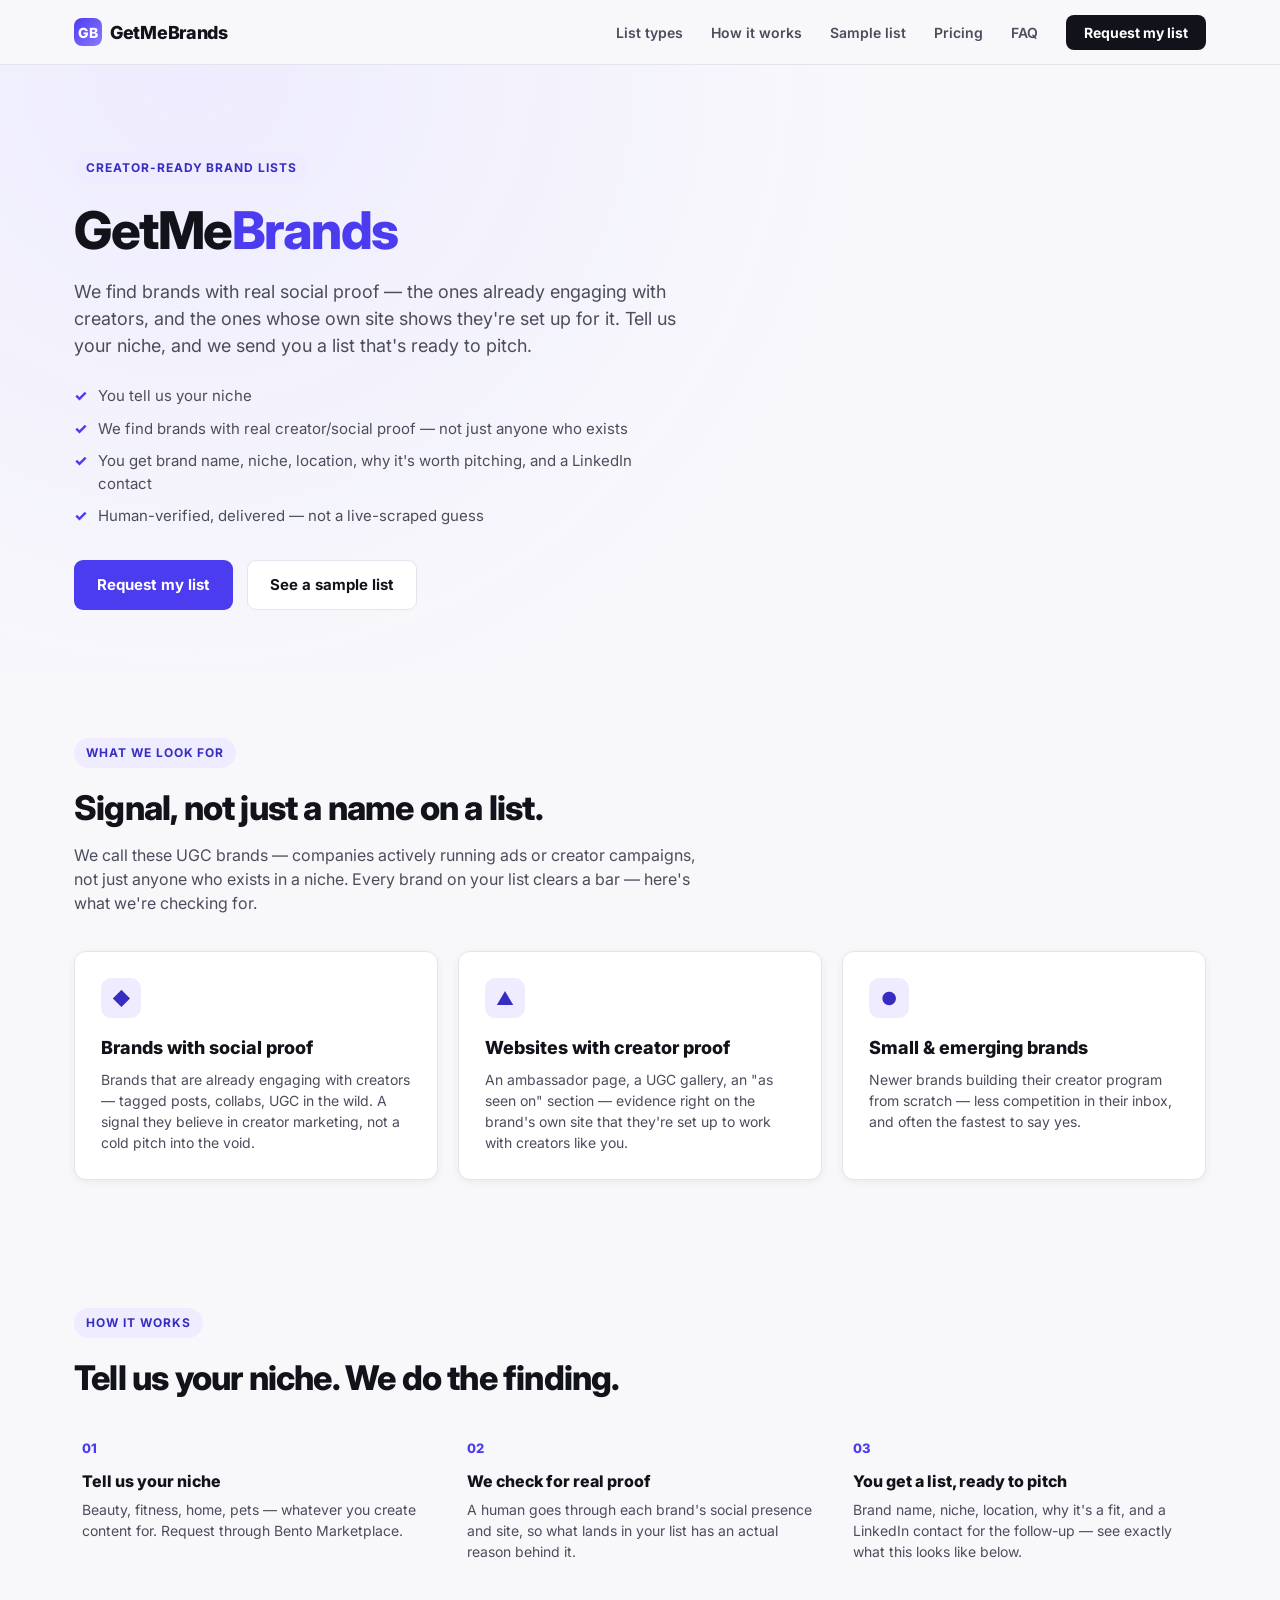
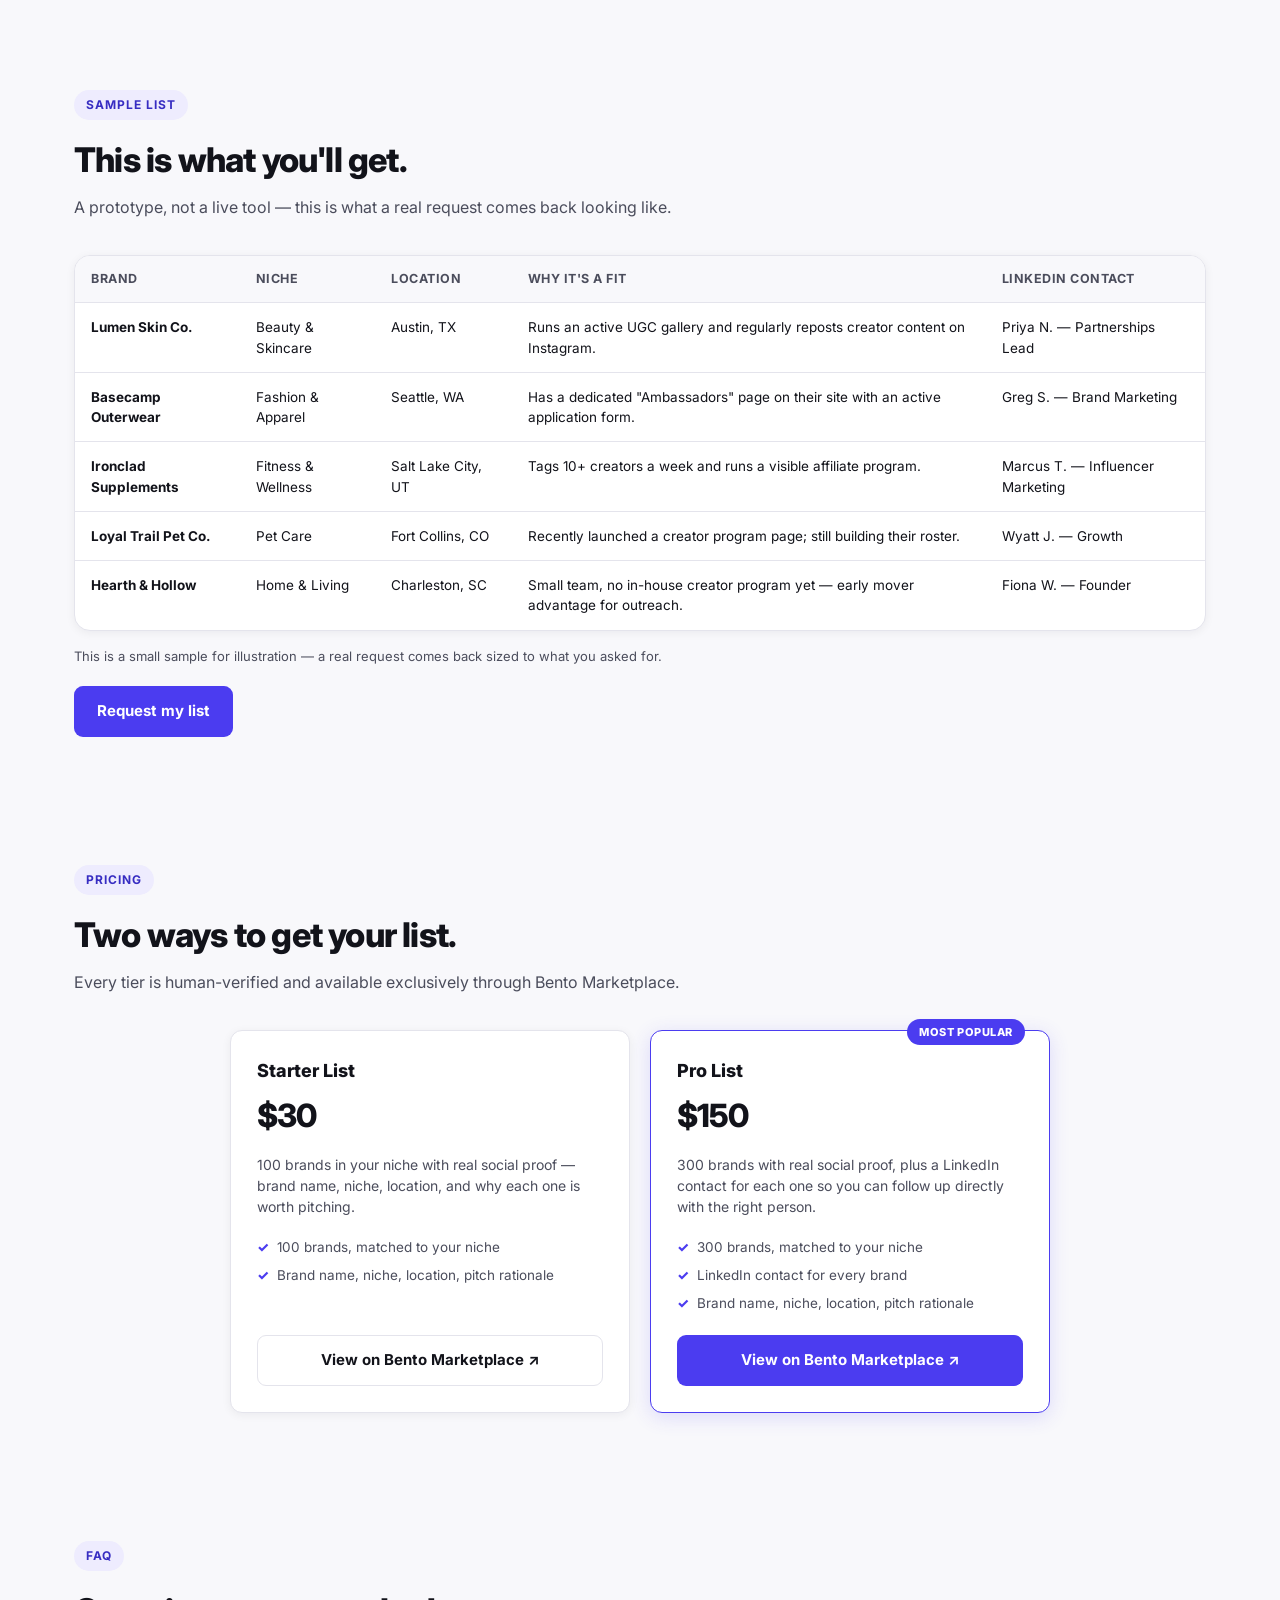
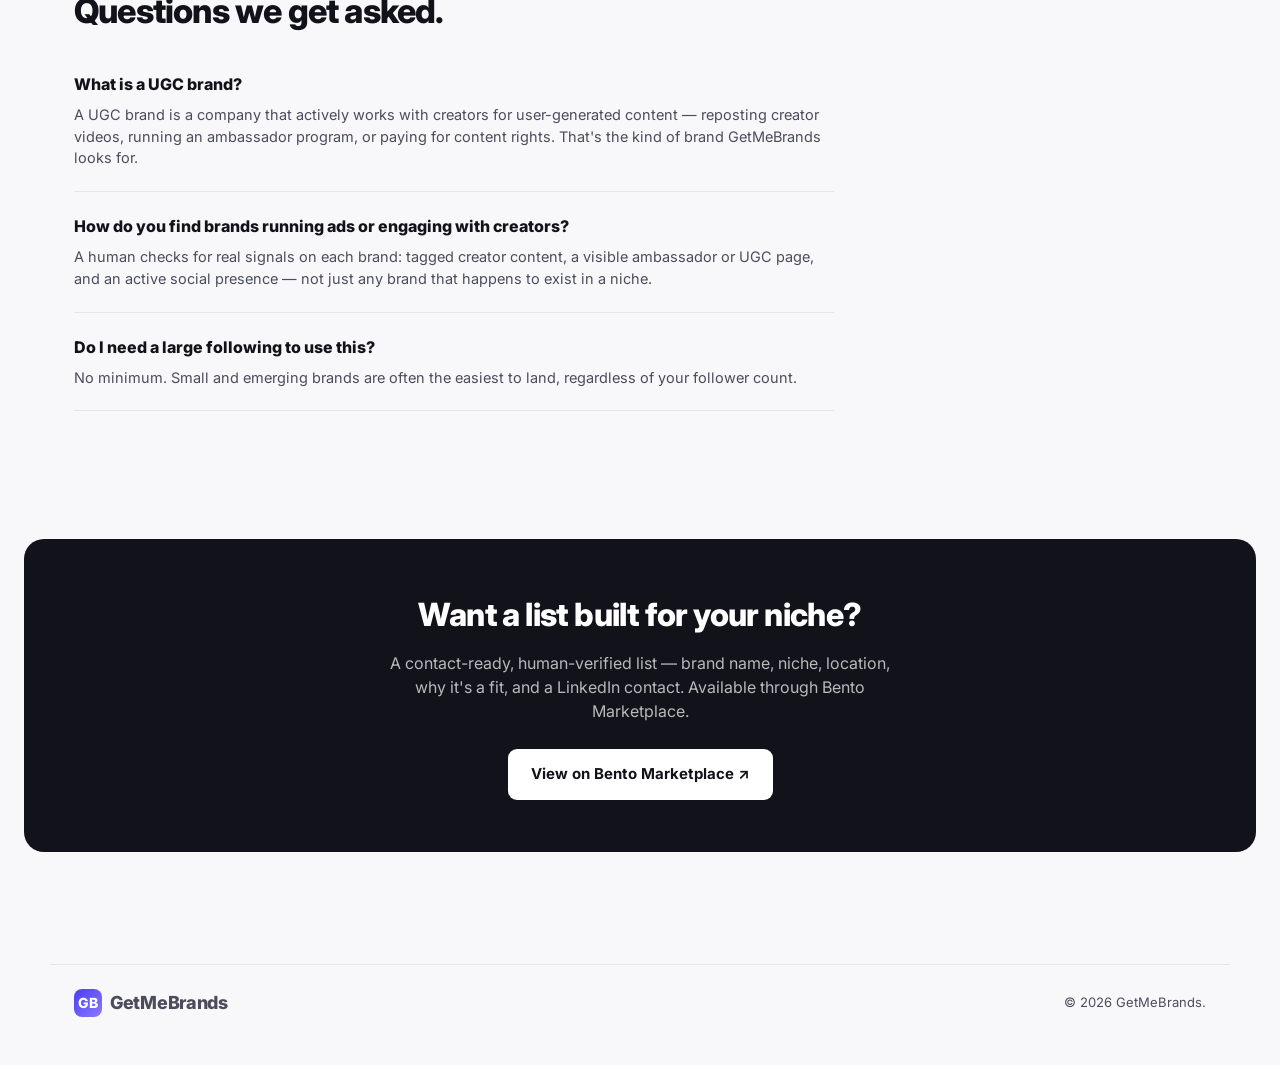
<file: index.html>
<!DOCTYPE html>
<html lang="en">
<head>
<meta charset="UTF-8">
<meta name="viewport" content="width=device-width, initial-scale=1.0">
<title>GetMeBrands — Find UGC Brands & Brands Running Ads to Pitch, by Niche</title>
<meta name="description" content="Find UGC brands and brands running ads that are actively engaging with creators — matched to your niche. Get a human-verified list: brand name, niche, location, why it's a fit, and a LinkedIn contact.">
<link rel="canonical" href="https://getmebrands.com/">

<meta property="og:type" content="website">
<meta property="og:url" content="https://getmebrands.com/">
<meta property="og:title" content="GetMeBrands — Find UGC Brands & Brands Running Ads to Pitch, by Niche">
<meta property="og:description" content="Find UGC brands and brands running ads that are actively engaging with creators — matched to your niche. Get a human-verified list, ready to pitch.">
<meta property="og:image" content="https://getmebrands.com/assets/img/og-image.png">
<meta property="og:image:width" content="1200">
<meta property="og:image:height" content="630">

<meta name="twitter:card" content="summary_large_image">
<meta name="twitter:title" content="GetMeBrands — Find UGC Brands & Brands Running Ads to Pitch, by Niche">
<meta name="twitter:description" content="Find UGC brands and brands running ads that are actively engaging with creators — matched to your niche. Get a human-verified list, ready to pitch.">
<meta name="twitter:image" content="https://getmebrands.com/assets/img/og-image.png">

<link rel="icon" href="data:image/svg+xml,%3Csvg xmlns='http://www.w3.org/2000/svg' viewBox='0 0 32 32'%3E%3Cdefs%3E%3ClinearGradient id='g' x1='0' y1='0' x2='1' y2='1'%3E%3Cstop offset='0' stop-color='%234b3cf0'/%3E%3Cstop offset='1' stop-color='%238b7bff'/%3E%3C/linearGradient%3E%3C/defs%3E%3Crect width='32' height='32' rx='8' fill='url(%23g)'/%3E%3Ctext x='16' y='22' font-family='Arial,sans-serif' font-size='14' font-weight='800' fill='white' text-anchor='middle'%3EGB%3C/text%3E%3C/svg%3E">
<link rel="preconnect" href="https://fonts.googleapis.com">
<link href="https://fonts.googleapis.com/css2?family=Inter:wght@400;500;600;700;800&display=swap" rel="stylesheet">
<link rel="stylesheet" href="assets/css/style.css">
<script type="application/ld+json">
{
  "@context": "https://schema.org",
  "@graph": [
    {
      "@type": "Organization",
      "@id": "https://getmebrands.com/#organization",
      "name": "GetMeBrands",
      "url": "https://getmebrands.com/",
      "logo": "https://getmebrands.com/assets/img/og-image.png",
      "email": "hello@getmebrands.com",
      "description": "GetMeBrands finds UGC brands and brands running ads that are actively engaging with creators, matched to a creator's niche."
    },
    {
      "@type": "Service",
      "serviceType": "Creator brand outreach list curation",
      "provider": { "@id": "https://getmebrands.com/#organization" },
      "areaServed": "Worldwide",
      "audience": {
        "@type": "Audience",
        "audienceType": "Content creators and influencers"
      },
      "description": "Human-verified lists of UGC brands and brands running ads, matched to a creator's niche, including brand name, niche, location, why it's a fit to pitch, and a LinkedIn contact."
    },
    {
      "@type": "FAQPage",
      "mainEntity": [
        {
          "@type": "Question",
          "name": "What is a UGC brand?",
          "acceptedAnswer": {
            "@type": "Answer",
            "text": "A UGC brand is a company that actively works with creators for user-generated content — reposting creator videos, running an ambassador program, or paying for content rights. That's the kind of brand GetMeBrands looks for."
          }
        },
        {
          "@type": "Question",
          "name": "How do you find brands running ads or engaging with creators?",
          "acceptedAnswer": {
            "@type": "Answer",
            "text": "A human checks for real signals on each brand: tagged creator content, a visible ambassador or UGC page, and an active social presence — not just any brand that happens to exist in a niche."
          }
        },
        {
          "@type": "Question",
          "name": "Do I need a large following to use this?",
          "acceptedAnswer": {
            "@type": "Answer",
            "text": "No minimum. Small and emerging brands are often the easiest to land, regardless of your follower count."
          }
        }
      ]
    }
  ]
}
</script>
</head>
<body>

<header class="nav">
  <div class="wrap nav-inner">
    <a href="#top" class="logo"><span class="mark">GB</span> GetMeBrands</a>
    <ul class="nav-links">
      <li><a href="#lists">List types</a></li>
      <li><a href="#how">How it works</a></li>
      <li><a href="#sample">Sample list</a></li>
      <li><a href="#pricing">Pricing</a></li>
      <li><a href="#faq">FAQ</a></li>
      <li><a href="#pricing" class="nav-cta">Request my list</a></li>
    </ul>
  </div>
</header>

<section class="hero" id="top">
  <div class="wrap">
    <span class="eyebrow">Creator-ready brand lists</span>
    <h1>GetMe<span class="accent">Brands</span></h1>
    <p class="lede">We find brands with real social proof — the ones already engaging with creators, and the ones whose own site shows they're set up for it. Tell us your niche, and we send you a list that's ready to pitch.</p>
    <ul class="hero-bullets">
      <li>You tell us your niche</li>
      <li>We find brands with real creator/social proof — not just anyone who exists</li>
      <li>You get brand name, niche, location, why it's worth pitching, and a LinkedIn contact</li>
      <li>Human-verified, delivered — not a live-scraped guess</li>
    </ul>
    <div class="hero-actions">
      <a href="#pricing" class="btn btn-primary">Request my list</a>
      <a href="#sample" class="btn btn-ghost">See a sample list</a>
    </div>
  </div>
</section>

<section class="section" id="lists">
  <div class="wrap">
    <div class="section-head">
      <span class="eyebrow">What we look for</span>
      <h2>Signal, not just a name on a list.</h2>
      <p>We call these UGC brands — companies actively running ads or creator campaigns, not just anyone who exists in a niche. Every brand on your list clears a bar — here's what we're checking for.</p>
    </div>
    <div class="card-grid">
      <div class="list-card">
        <div class="icon">◆</div>
        <h3>Brands with social proof</h3>
        <p>Brands that are already engaging with creators — tagged posts, collabs, UGC in the wild. A signal they believe in creator marketing, not a cold pitch into the void.</p>
      </div>
      <div class="list-card">
        <div class="icon">▲</div>
        <h3>Websites with creator proof</h3>
        <p>An ambassador page, a UGC gallery, an "as seen on" section — evidence right on the brand's own site that they're set up to work with creators like you.</p>
      </div>
      <div class="list-card">
        <div class="icon">●</div>
        <h3>Small &amp; emerging brands</h3>
        <p>Newer brands building their creator program from scratch — less competition in their inbox, and often the fastest to say yes.</p>
      </div>
    </div>
  </div>
</section>

<section class="section" id="how">
  <div class="wrap">
    <div class="section-head">
      <span class="eyebrow">How it works</span>
      <h2>Tell us your niche. We do the finding.</h2>
    </div>
    <div class="steps">
      <div class="step">
        <div class="num">01</div>
        <h4>Tell us your niche</h4>
        <p>Beauty, fitness, home, pets — whatever you create content for. Request through Bento Marketplace.</p>
      </div>
      <div class="step">
        <div class="num">02</div>
        <h4>We check for real proof</h4>
        <p>A human goes through each brand's social presence and site, so what lands in your list has an actual reason behind it.</p>
      </div>
      <div class="step">
        <div class="num">03</div>
        <h4>You get a list, ready to pitch</h4>
        <p>Brand name, niche, location, why it's a fit, and a LinkedIn contact for the follow-up — see exactly what this looks like below.</p>
      </div>
    </div>
  </div>
</section>

<section class="section" id="sample">
  <div class="wrap">
    <div class="section-head">
      <span class="eyebrow">Sample list</span>
      <h2>This is what you'll get.</h2>
      <p>A prototype, not a live tool — this is what a real request comes back looking like.</p>
    </div>
    <div class="sample-table-wrap">
      <table class="sample-table">
        <thead>
          <tr>
            <th>Brand</th>
            <th>Niche</th>
            <th>Location</th>
            <th>Why it's a fit</th>
            <th>LinkedIn contact</th>
          </tr>
        </thead>
        <tbody>
          <tr>
            <td>Lumen Skin Co.</td>
            <td>Beauty &amp; Skincare</td>
            <td>Austin, TX</td>
            <td>Runs an active UGC gallery and regularly reposts creator content on Instagram.</td>
            <td>Priya N. — Partnerships Lead</td>
          </tr>
          <tr>
            <td>Basecamp Outerwear</td>
            <td>Fashion &amp; Apparel</td>
            <td>Seattle, WA</td>
            <td>Has a dedicated "Ambassadors" page on their site with an active application form.</td>
            <td>Greg S. — Brand Marketing</td>
          </tr>
          <tr>
            <td>Ironclad Supplements</td>
            <td>Fitness &amp; Wellness</td>
            <td>Salt Lake City, UT</td>
            <td>Tags 10+ creators a week and runs a visible affiliate program.</td>
            <td>Marcus T. — Influencer Marketing</td>
          </tr>
          <tr>
            <td>Loyal Trail Pet Co.</td>
            <td>Pet Care</td>
            <td>Fort Collins, CO</td>
            <td>Recently launched a creator program page; still building their roster.</td>
            <td>Wyatt J. — Growth</td>
          </tr>
          <tr>
            <td>Hearth &amp; Hollow</td>
            <td>Home &amp; Living</td>
            <td>Charleston, SC</td>
            <td>Small team, no in-house creator program yet — early mover advantage for outreach.</td>
            <td>Fiona W. — Founder</td>
          </tr>
        </tbody>
      </table>
    </div>
    <p class="sample-note">This is a small sample for illustration — a real request comes back sized to what you asked for.</p>
    <a href="#pricing" class="btn btn-primary">Request my list</a>
  </div>
</section>

<section class="section" id="pricing">
  <div class="wrap">
    <div class="section-head">
      <span class="eyebrow">Pricing</span>
      <h2>Two ways to get your list.</h2>
      <p>Every tier is human-verified and available exclusively through Bento Marketplace.</p>
    </div>
    <div class="card-grid pricing-grid pricing-grid-2">
      <div class="list-card pricing-card">
        <h3>Starter List</h3>
        <div class="price">$30</div>
        <p>100 brands in your niche with real social proof — brand name, niche, location, and why each one is worth pitching.</p>
        <ul class="pricing-features">
          <li>100 brands, matched to your niche</li>
          <li>Brand name, niche, location, pitch rationale</li>
        </ul>
        <a href="https://www.onbento.com/marketplace" target="_blank" rel="noopener" class="btn btn-ghost">View on Bento Marketplace ↗</a>
      </div>
      <div class="list-card pricing-card featured">
        <span class="popular-badge">Most popular</span>
        <h3>Pro List</h3>
        <div class="price">$150</div>
        <p>300 brands with real social proof, plus a LinkedIn contact for each one so you can follow up directly with the right person.</p>
        <ul class="pricing-features">
          <li>300 brands, matched to your niche</li>
          <li>LinkedIn contact for every brand</li>
          <li>Brand name, niche, location, pitch rationale</li>
        </ul>
        <a href="https://www.onbento.com/marketplace" target="_blank" rel="noopener" class="btn btn-primary">View on Bento Marketplace ↗</a>
      </div>
    </div>
  </div>
</section>

<section class="section" id="faq">
  <div class="wrap">
    <div class="section-head">
      <span class="eyebrow">FAQ</span>
      <h2>Questions we get asked.</h2>
    </div>
    <div class="faq-list">
      <div class="faq-item">
        <h3>What is a UGC brand?</h3>
        <p>A UGC brand is a company that actively works with creators for user-generated content — reposting creator videos, running an ambassador program, or paying for content rights. That's the kind of brand GetMeBrands looks for.</p>
      </div>
      <div class="faq-item">
        <h3>How do you find brands running ads or engaging with creators?</h3>
        <p>A human checks for real signals on each brand: tagged creator content, a visible ambassador or UGC page, and an active social presence — not just any brand that happens to exist in a niche.</p>
      </div>
      <div class="faq-item">
        <h3>Do I need a large following to use this?</h3>
        <p>No minimum. Small and emerging brands are often the easiest to land, regardless of your follower count.</p>
      </div>
    </div>
  </div>
</section>

<section class="section">
  <div class="cta-band" id="contact">
    <h2>Want a list built for your niche?</h2>
    <p>A contact-ready, human-verified list — brand name, niche, location, why it's a fit, and a LinkedIn contact. Available through Bento Marketplace.</p>
    <a href="https://www.onbento.com/marketplace" target="_blank" rel="noopener" class="btn btn-primary">View on Bento Marketplace ↗</a>
  </div>
</section>

<footer>
  <div class="wrap foot-inner">
    <a href="#top" class="logo"><span class="mark">GB</span> GetMeBrands</a>
    <span>© 2026 GetMeBrands.</span>
  </div>
</footer>

</body>
</html>
</file>
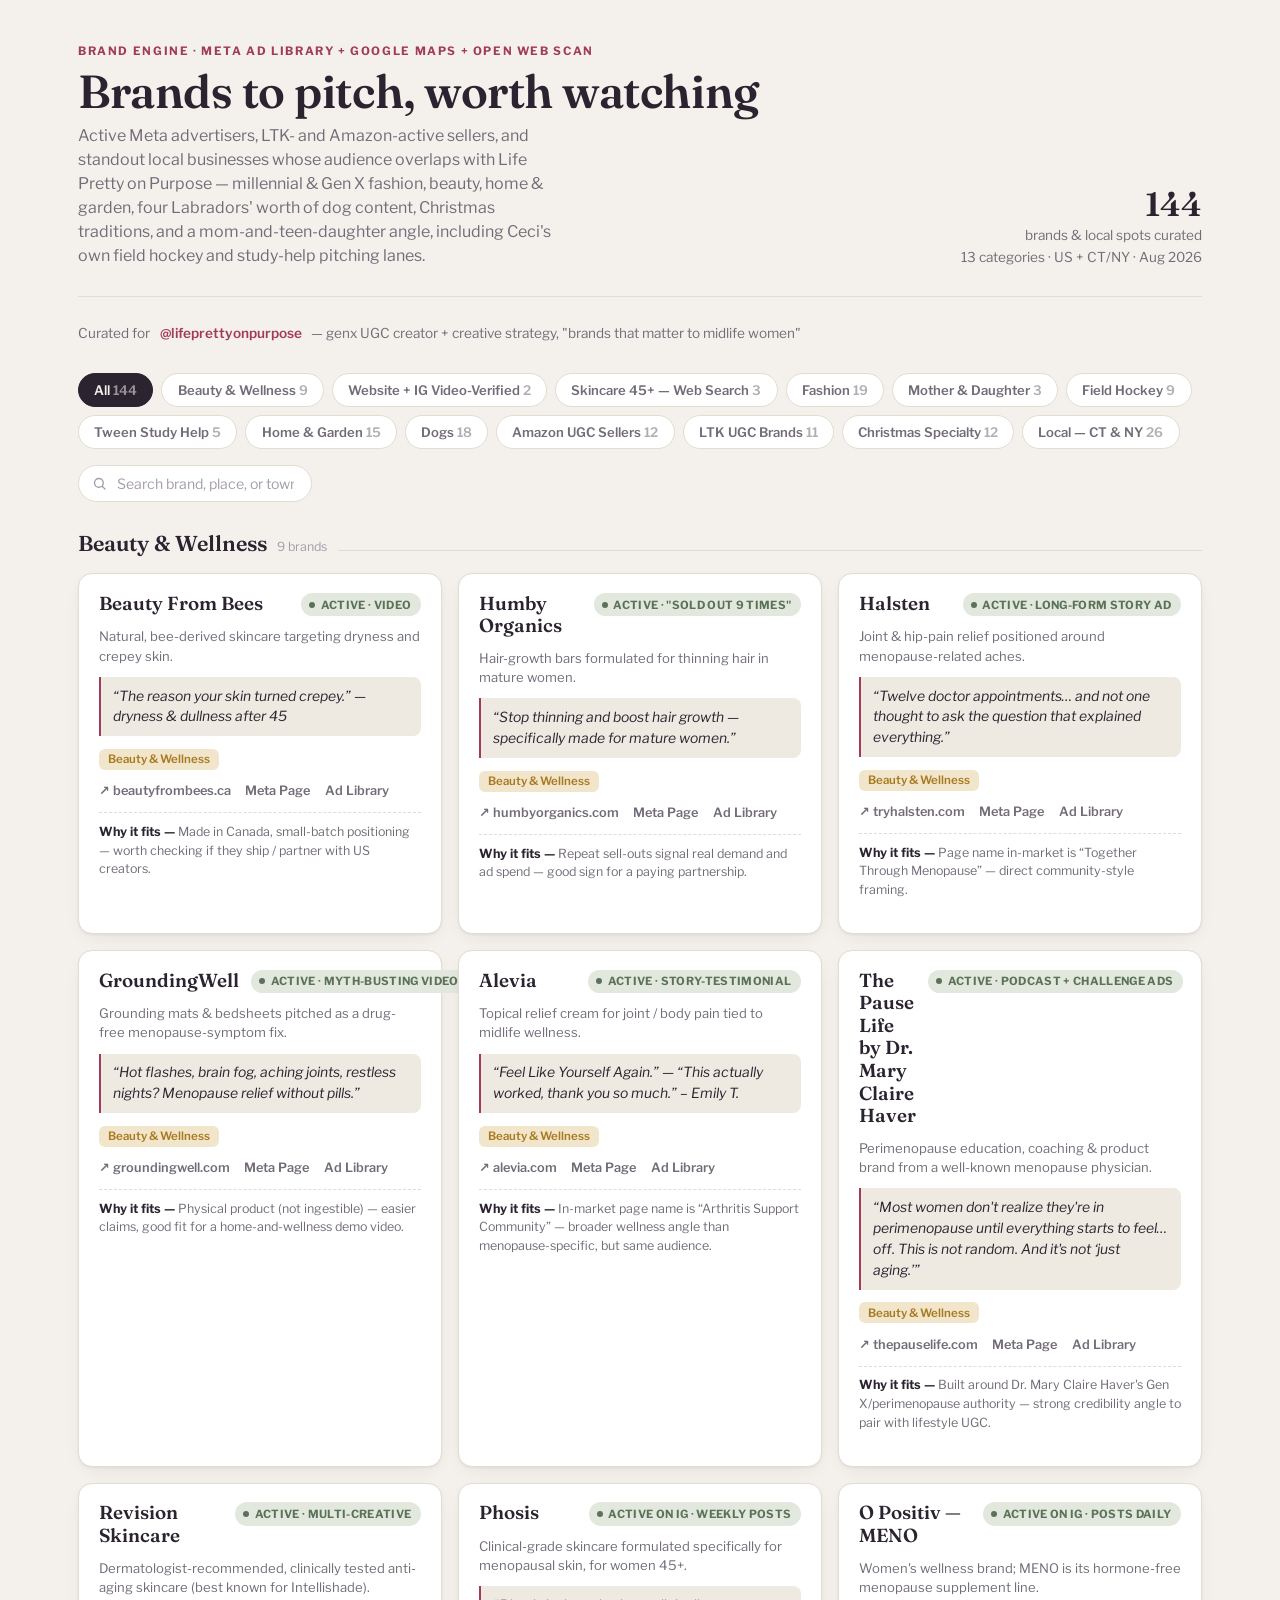
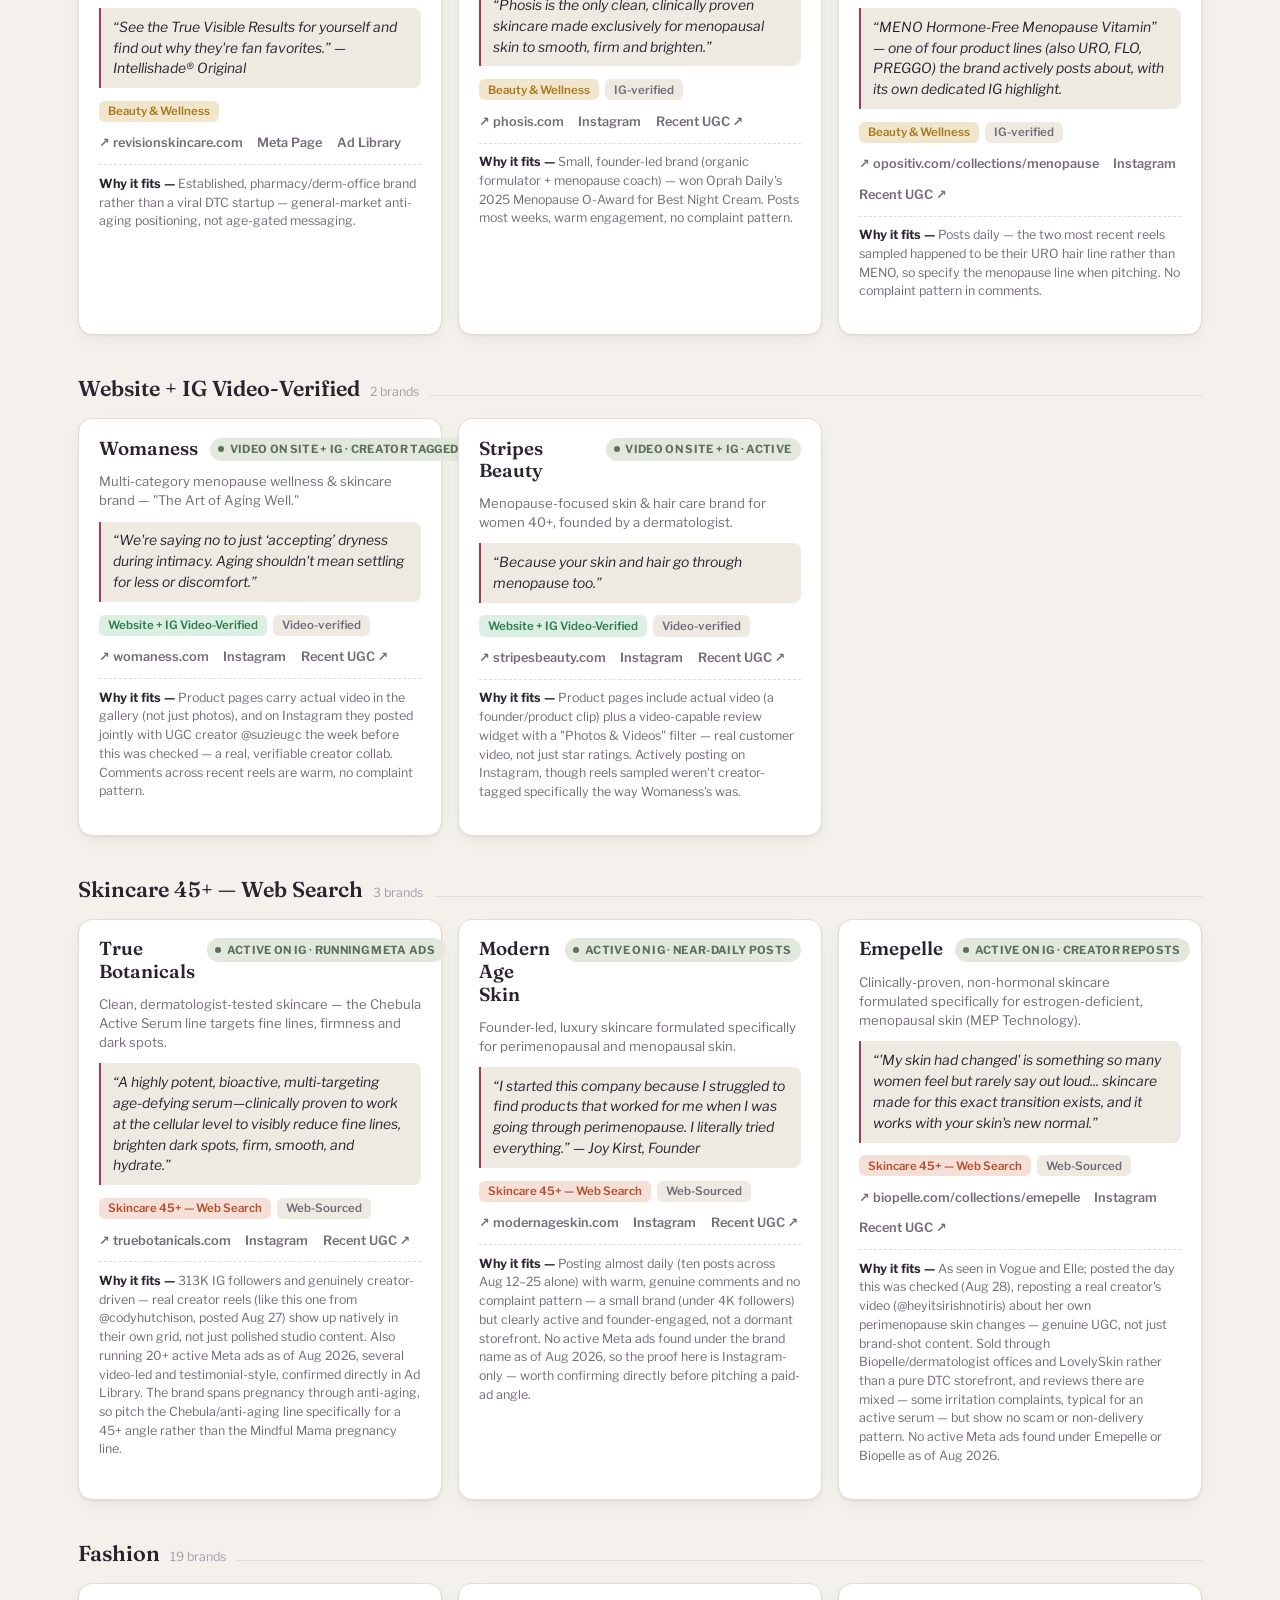
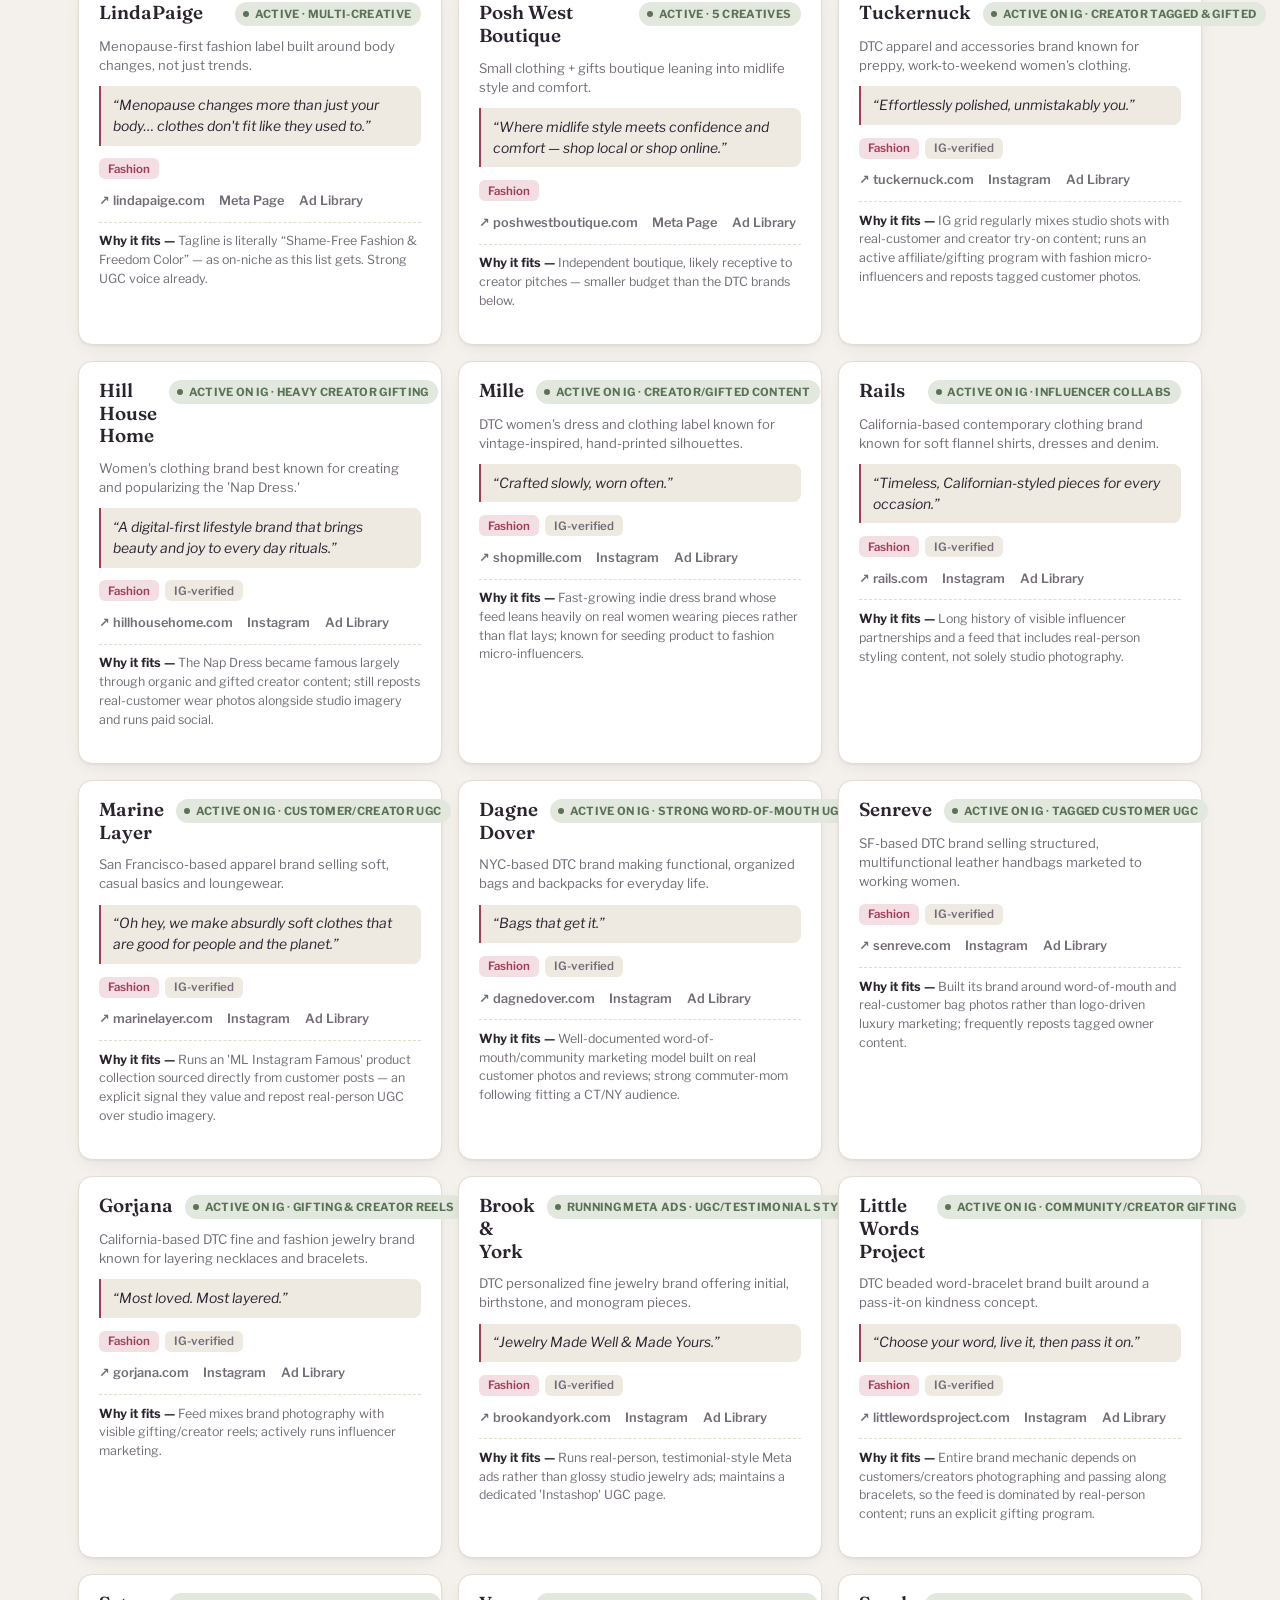
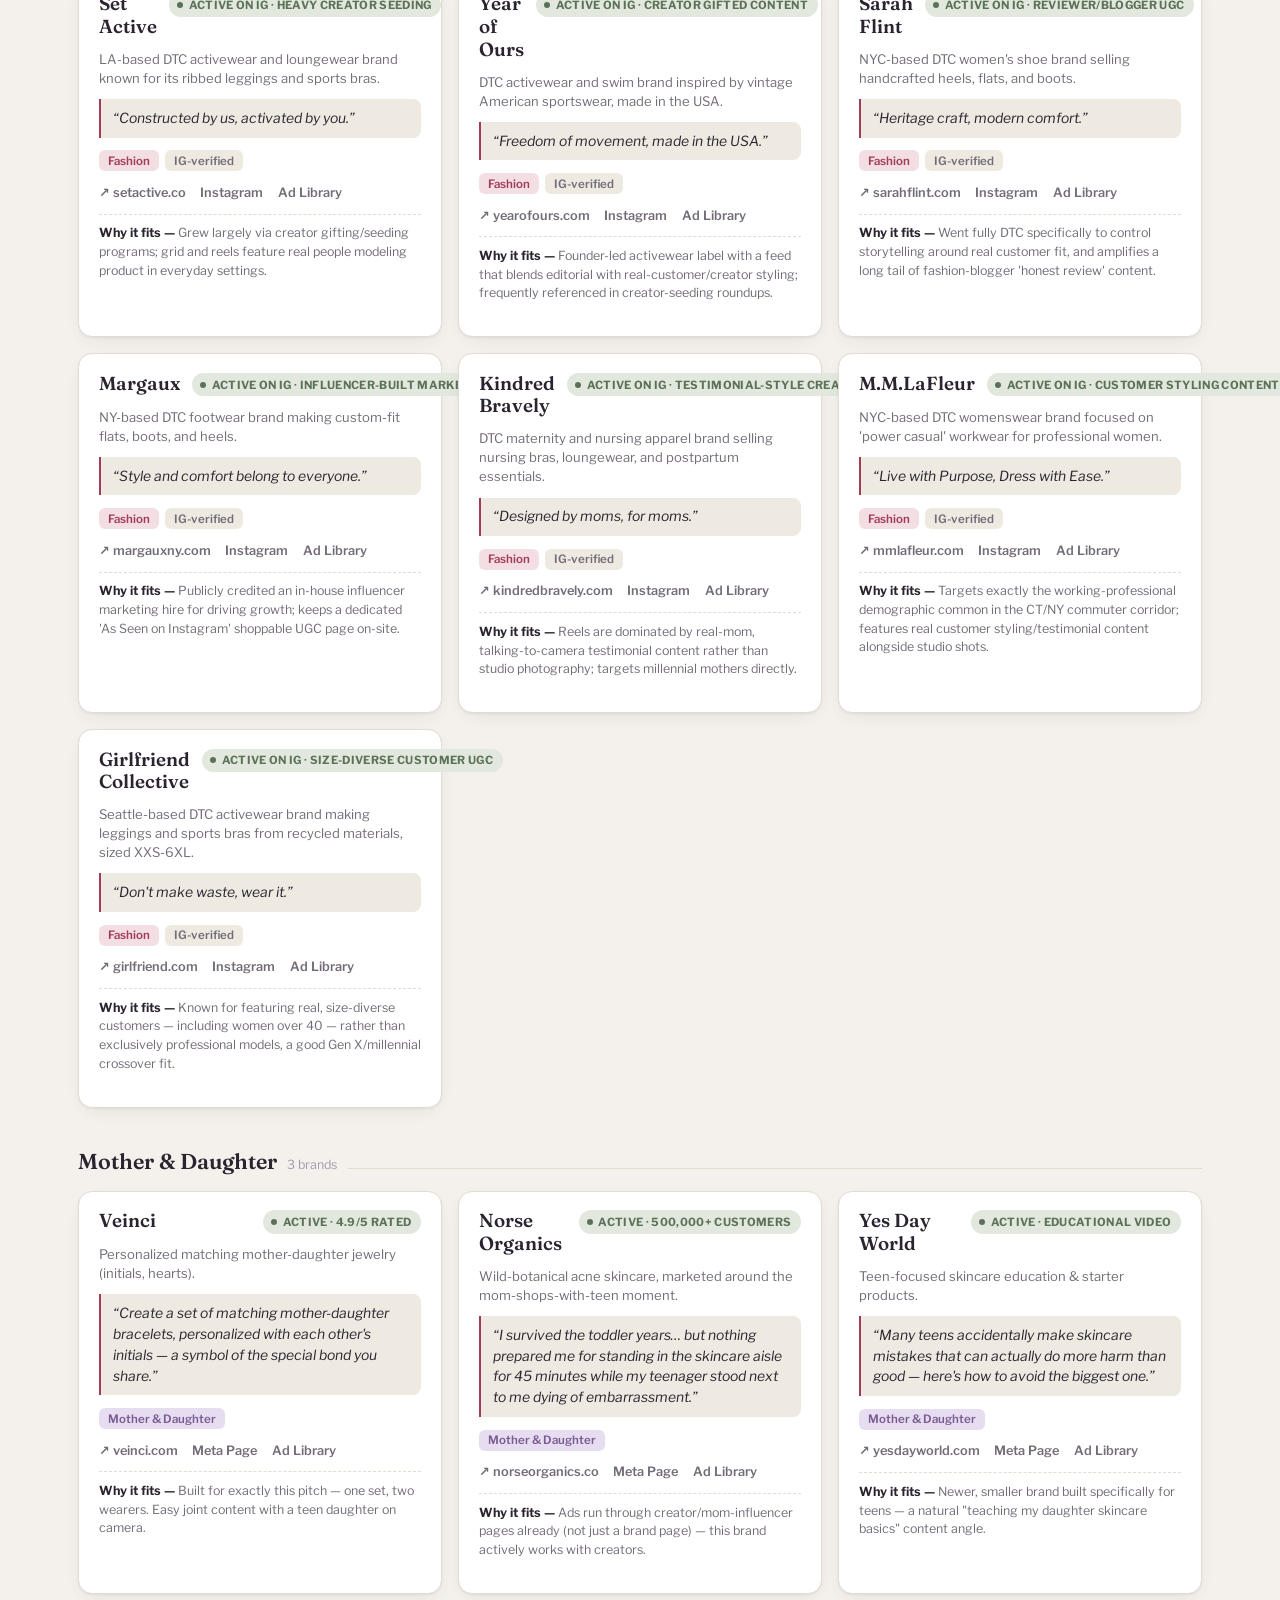
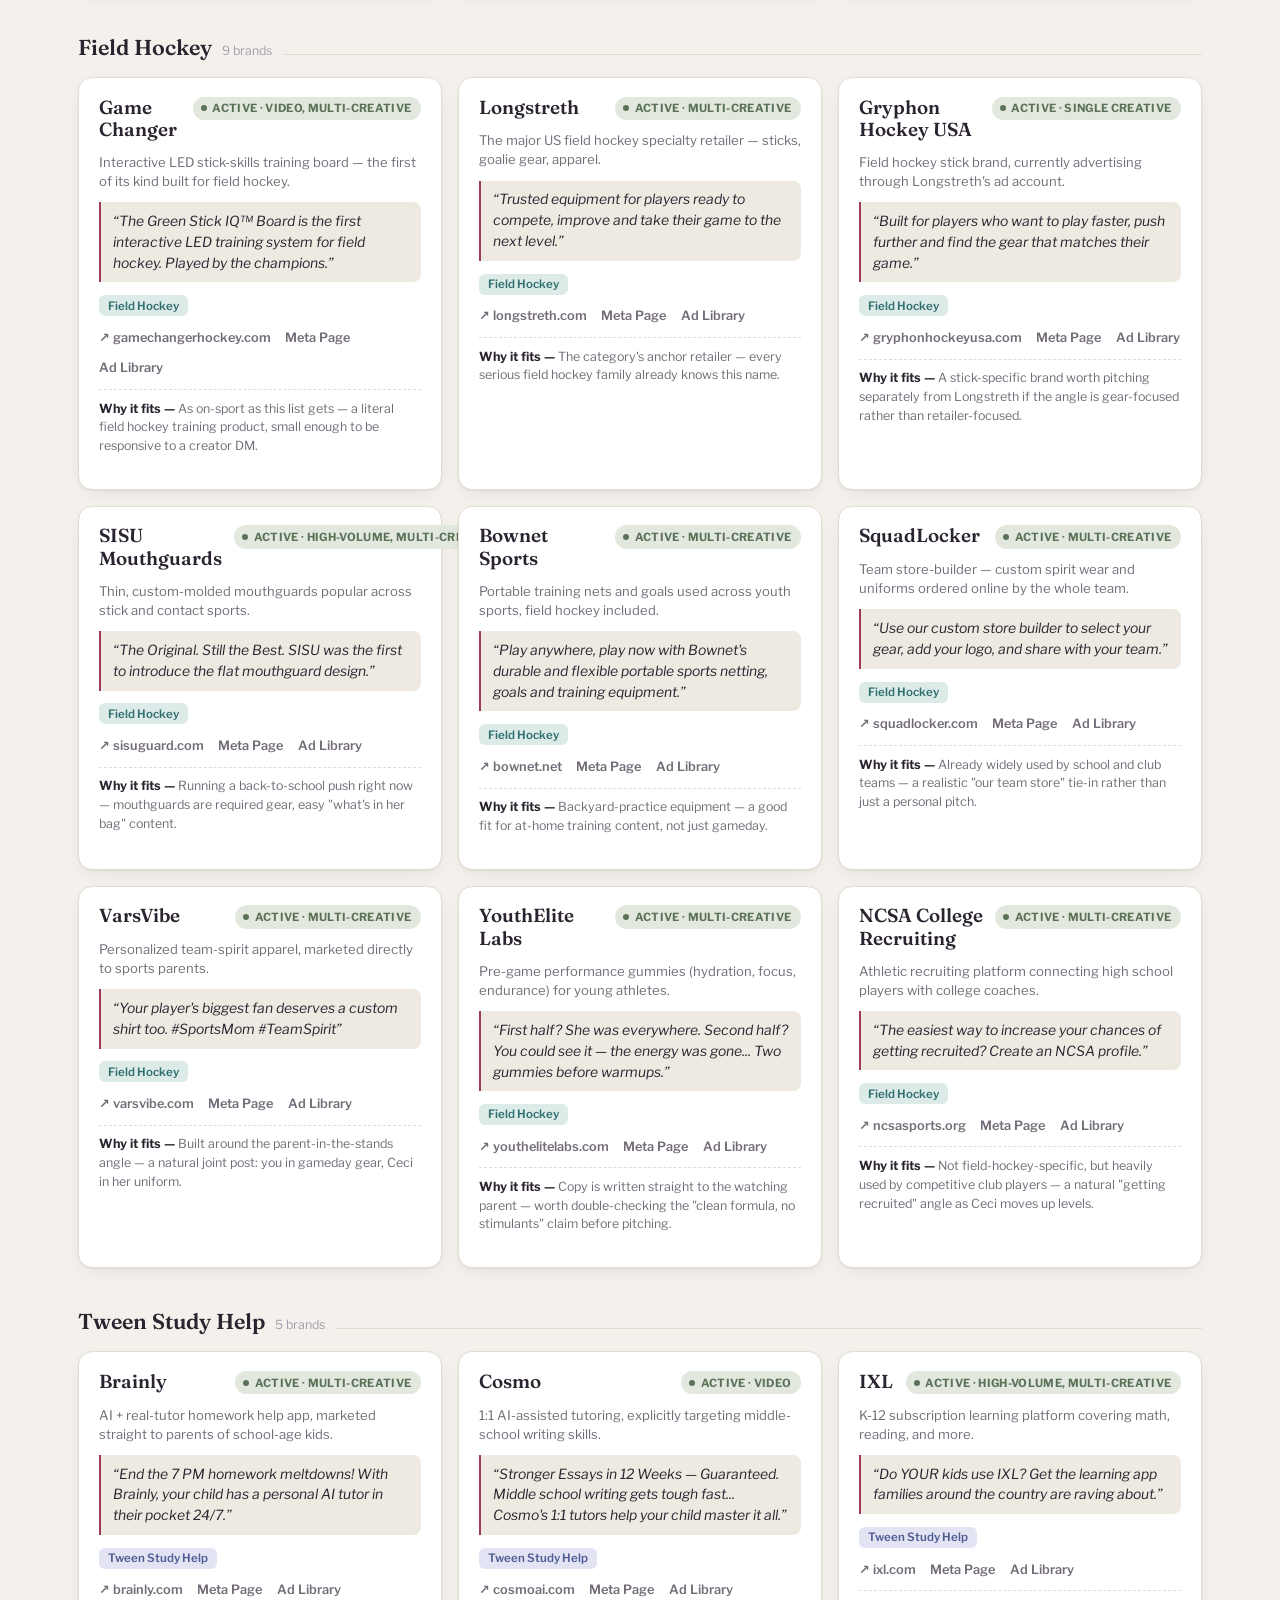
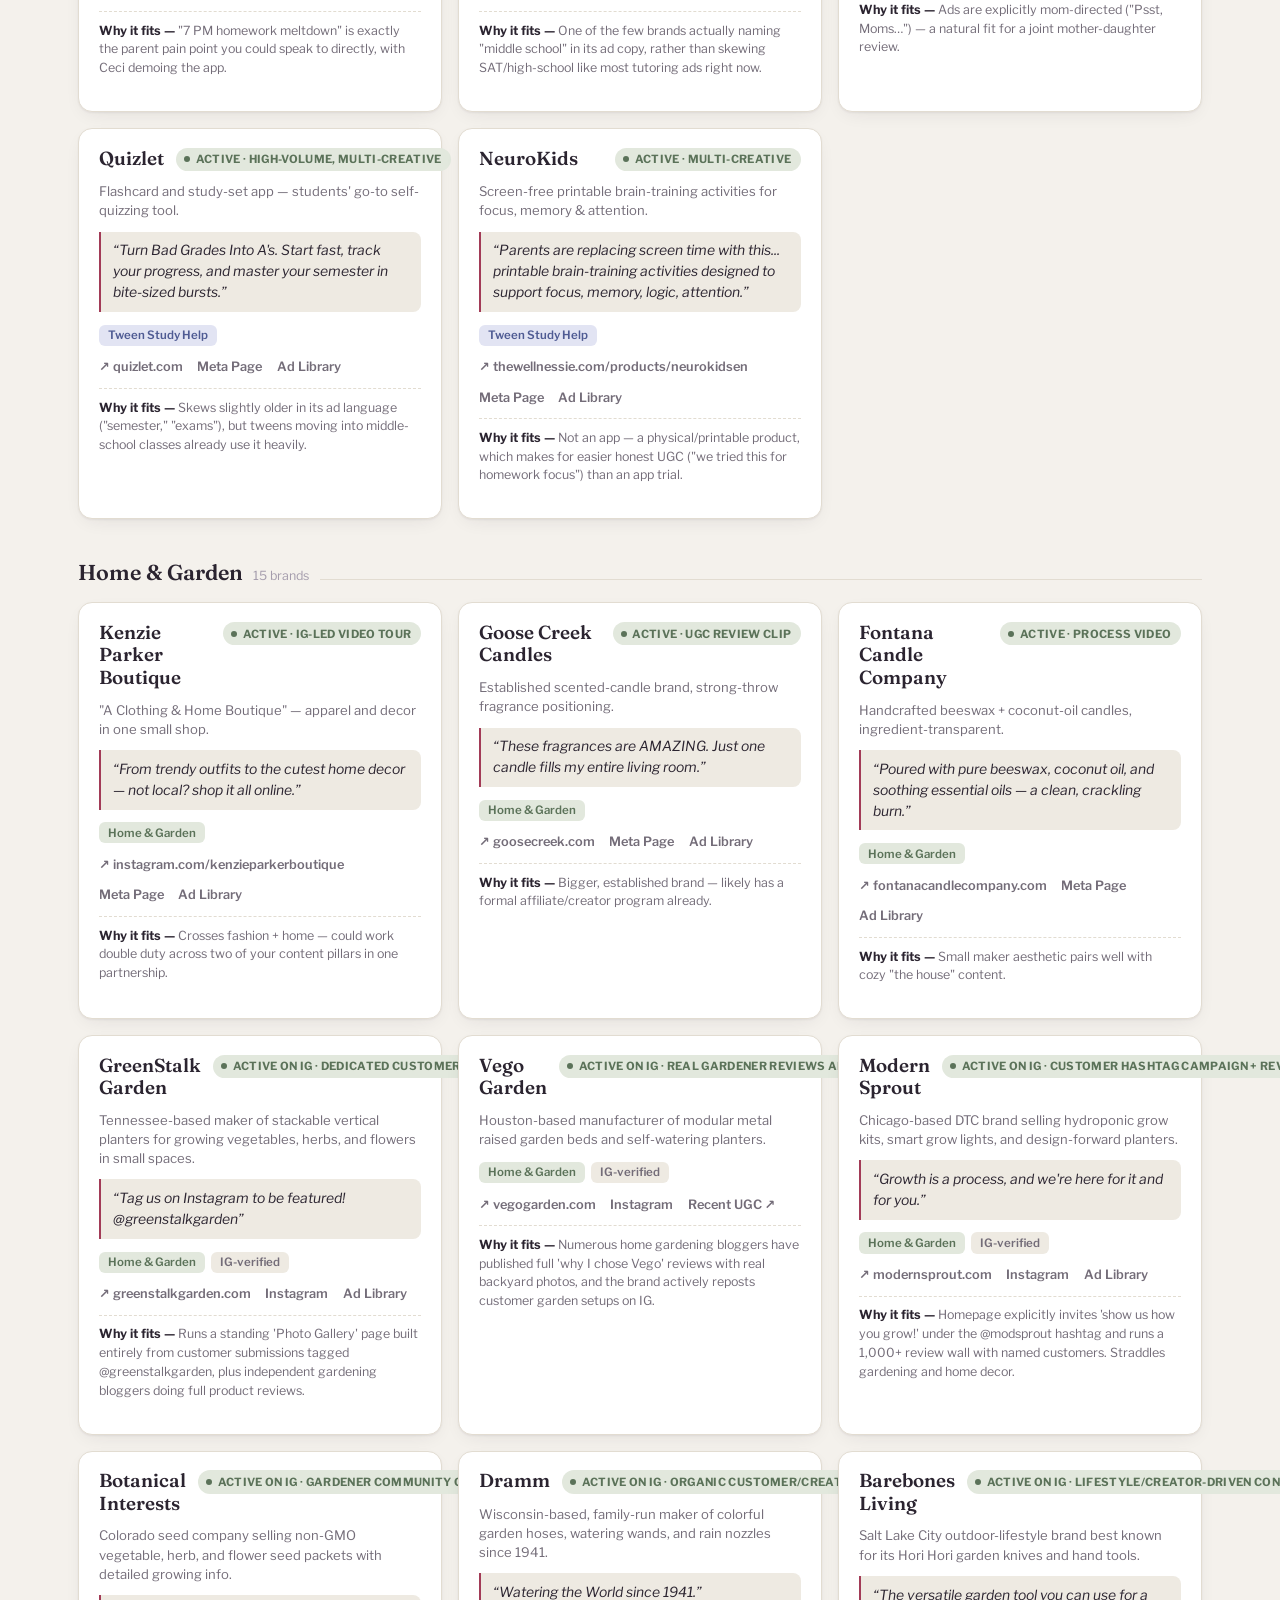
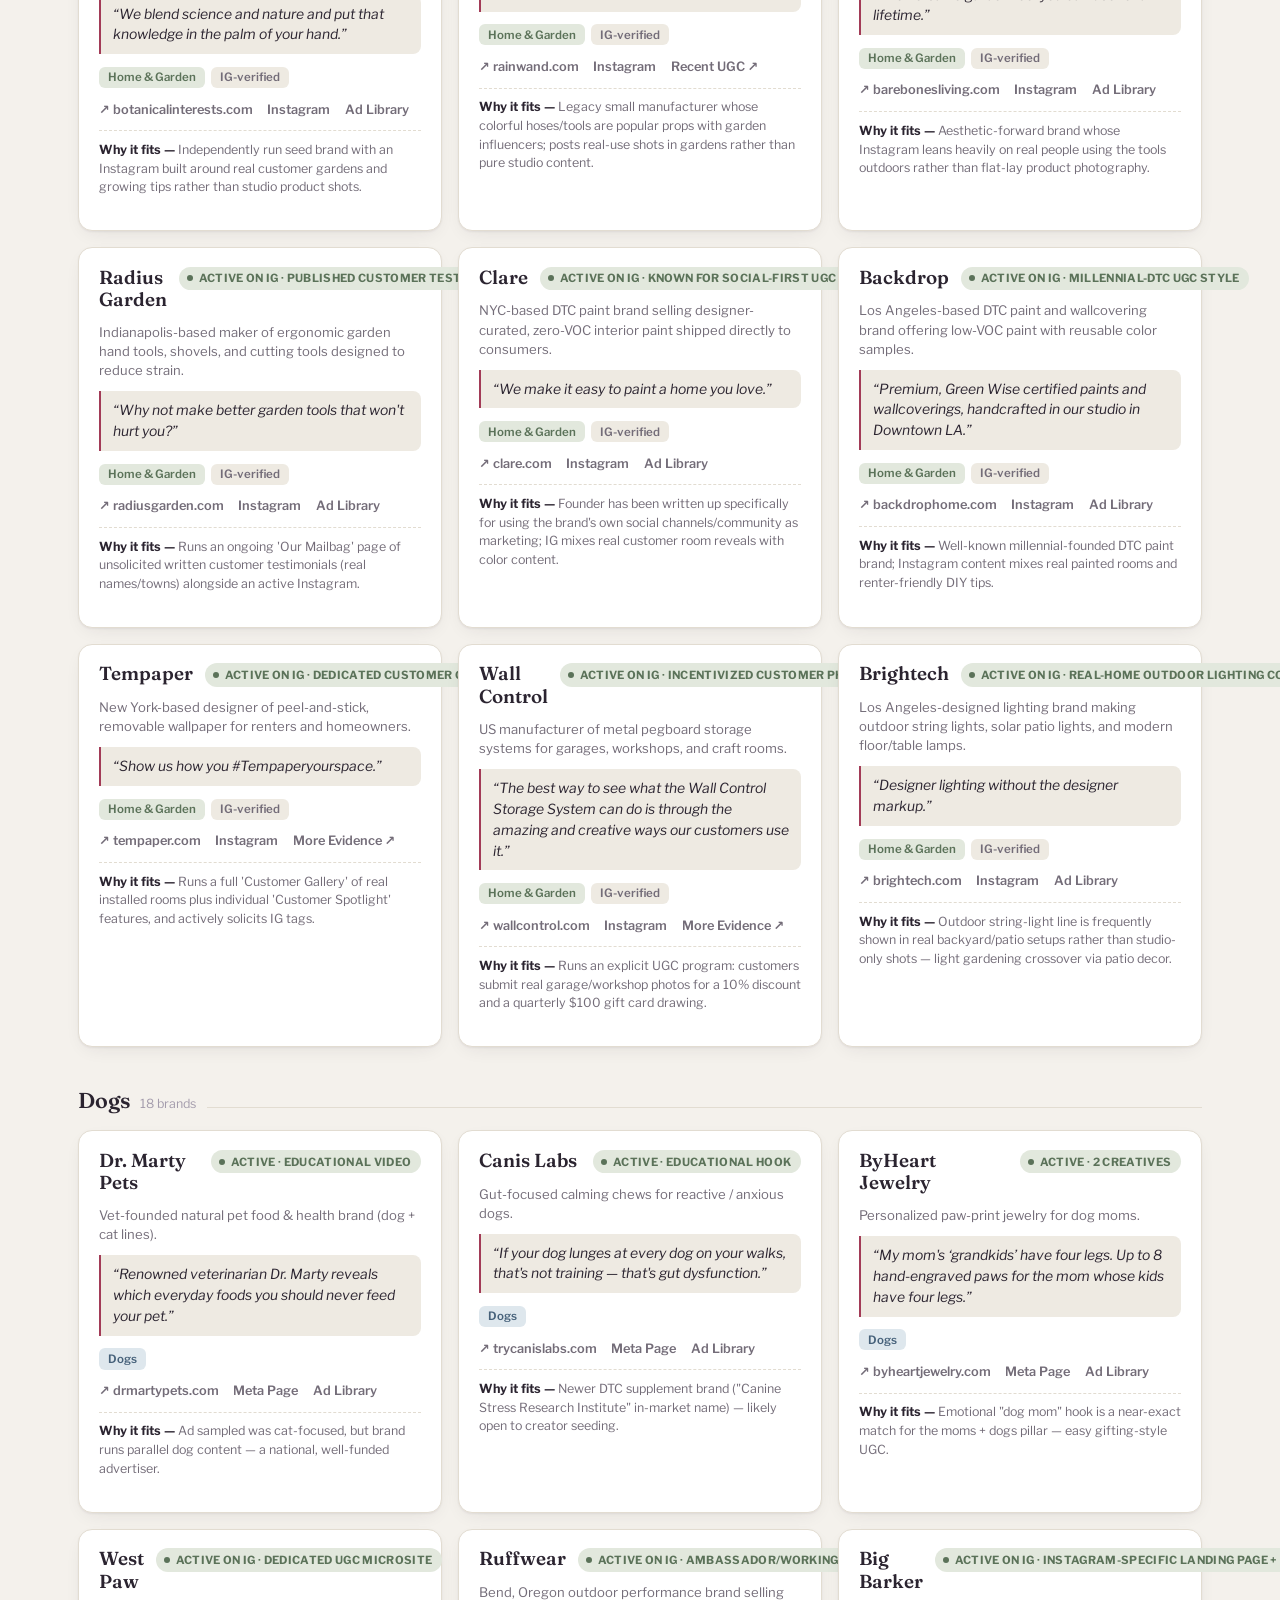
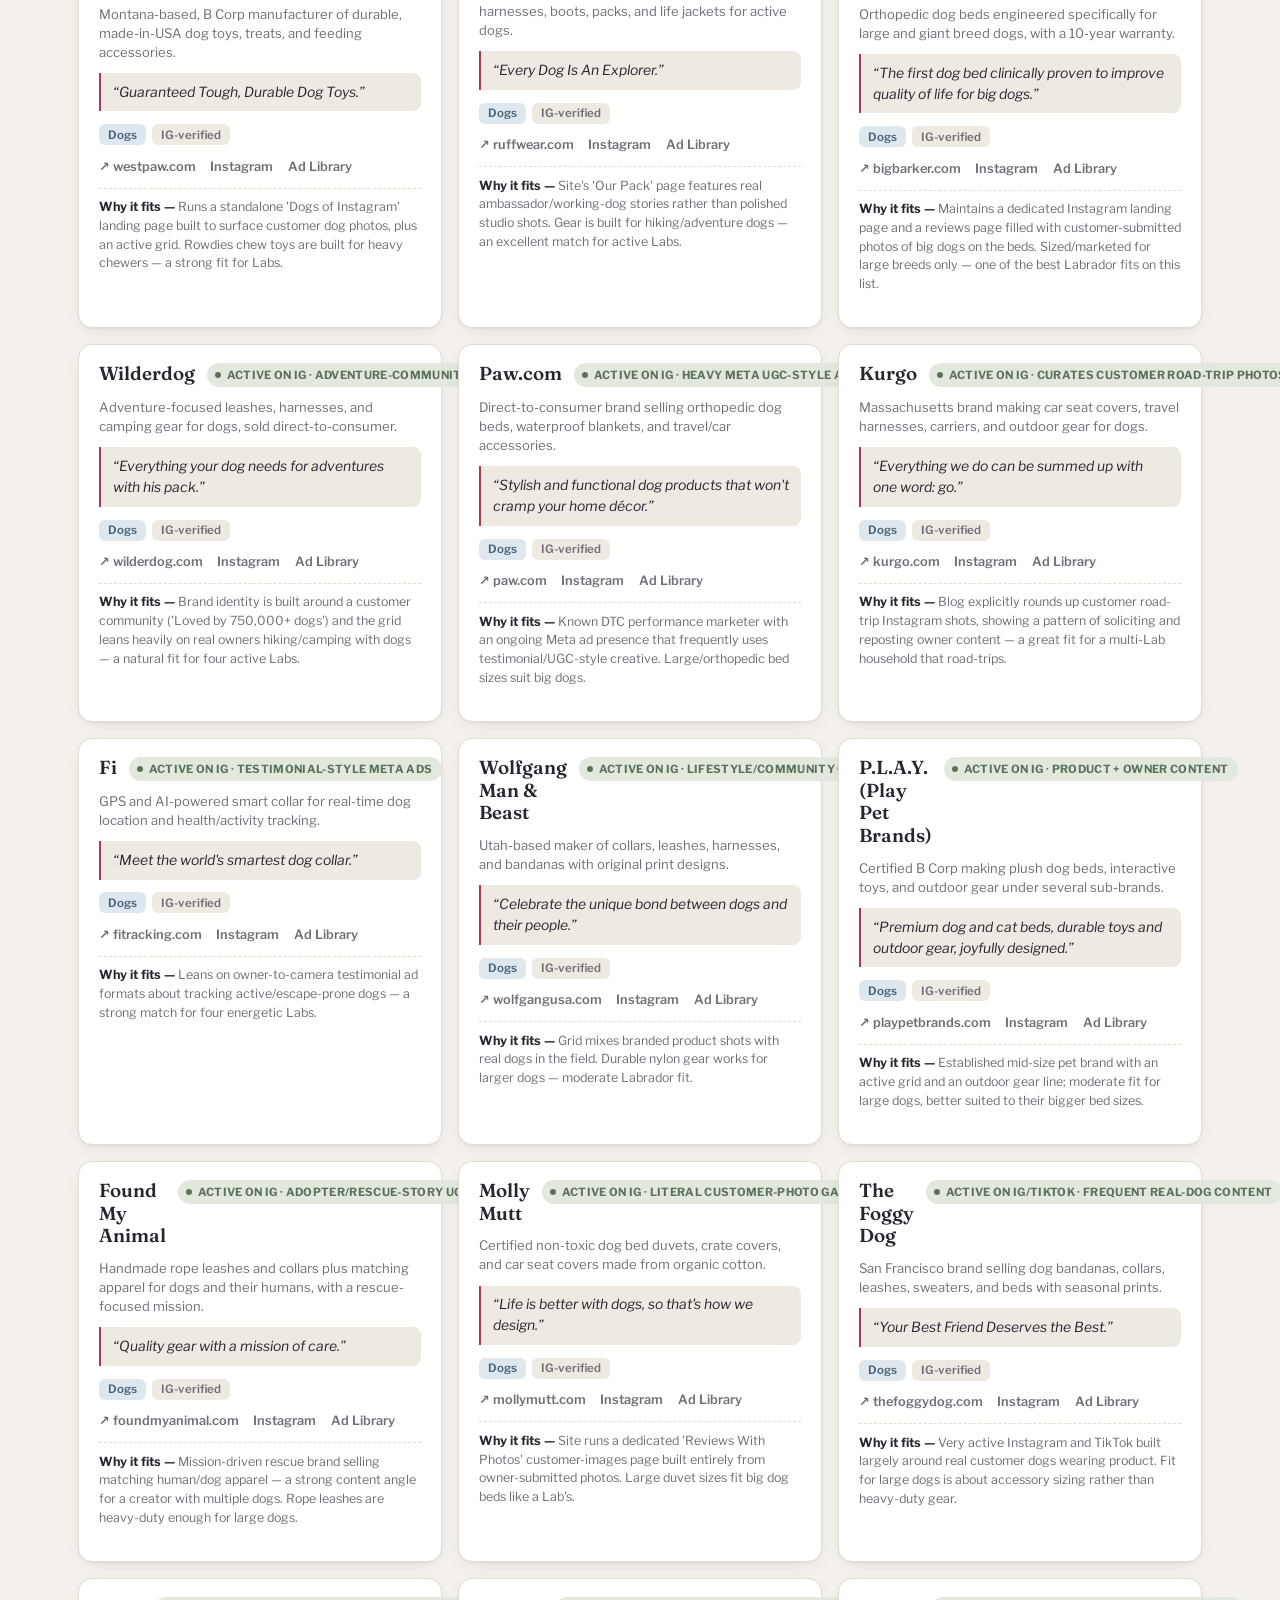
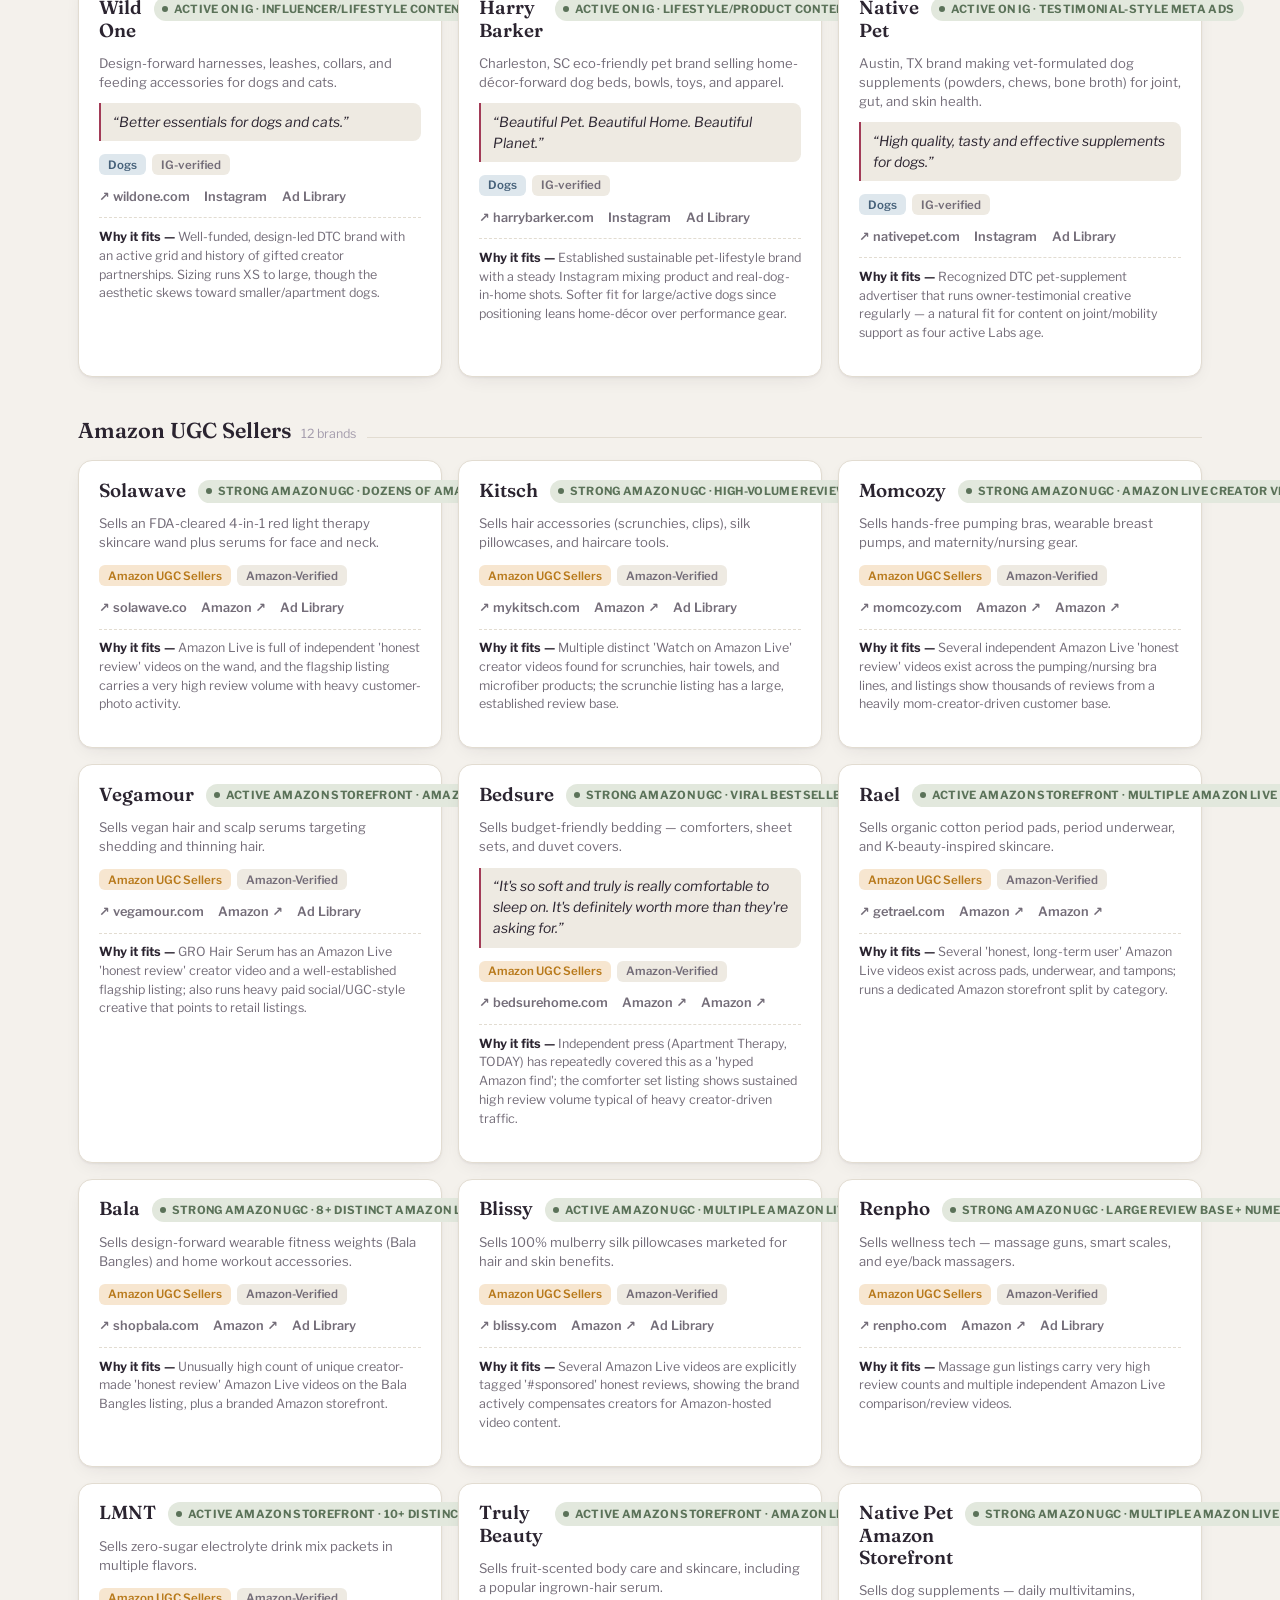
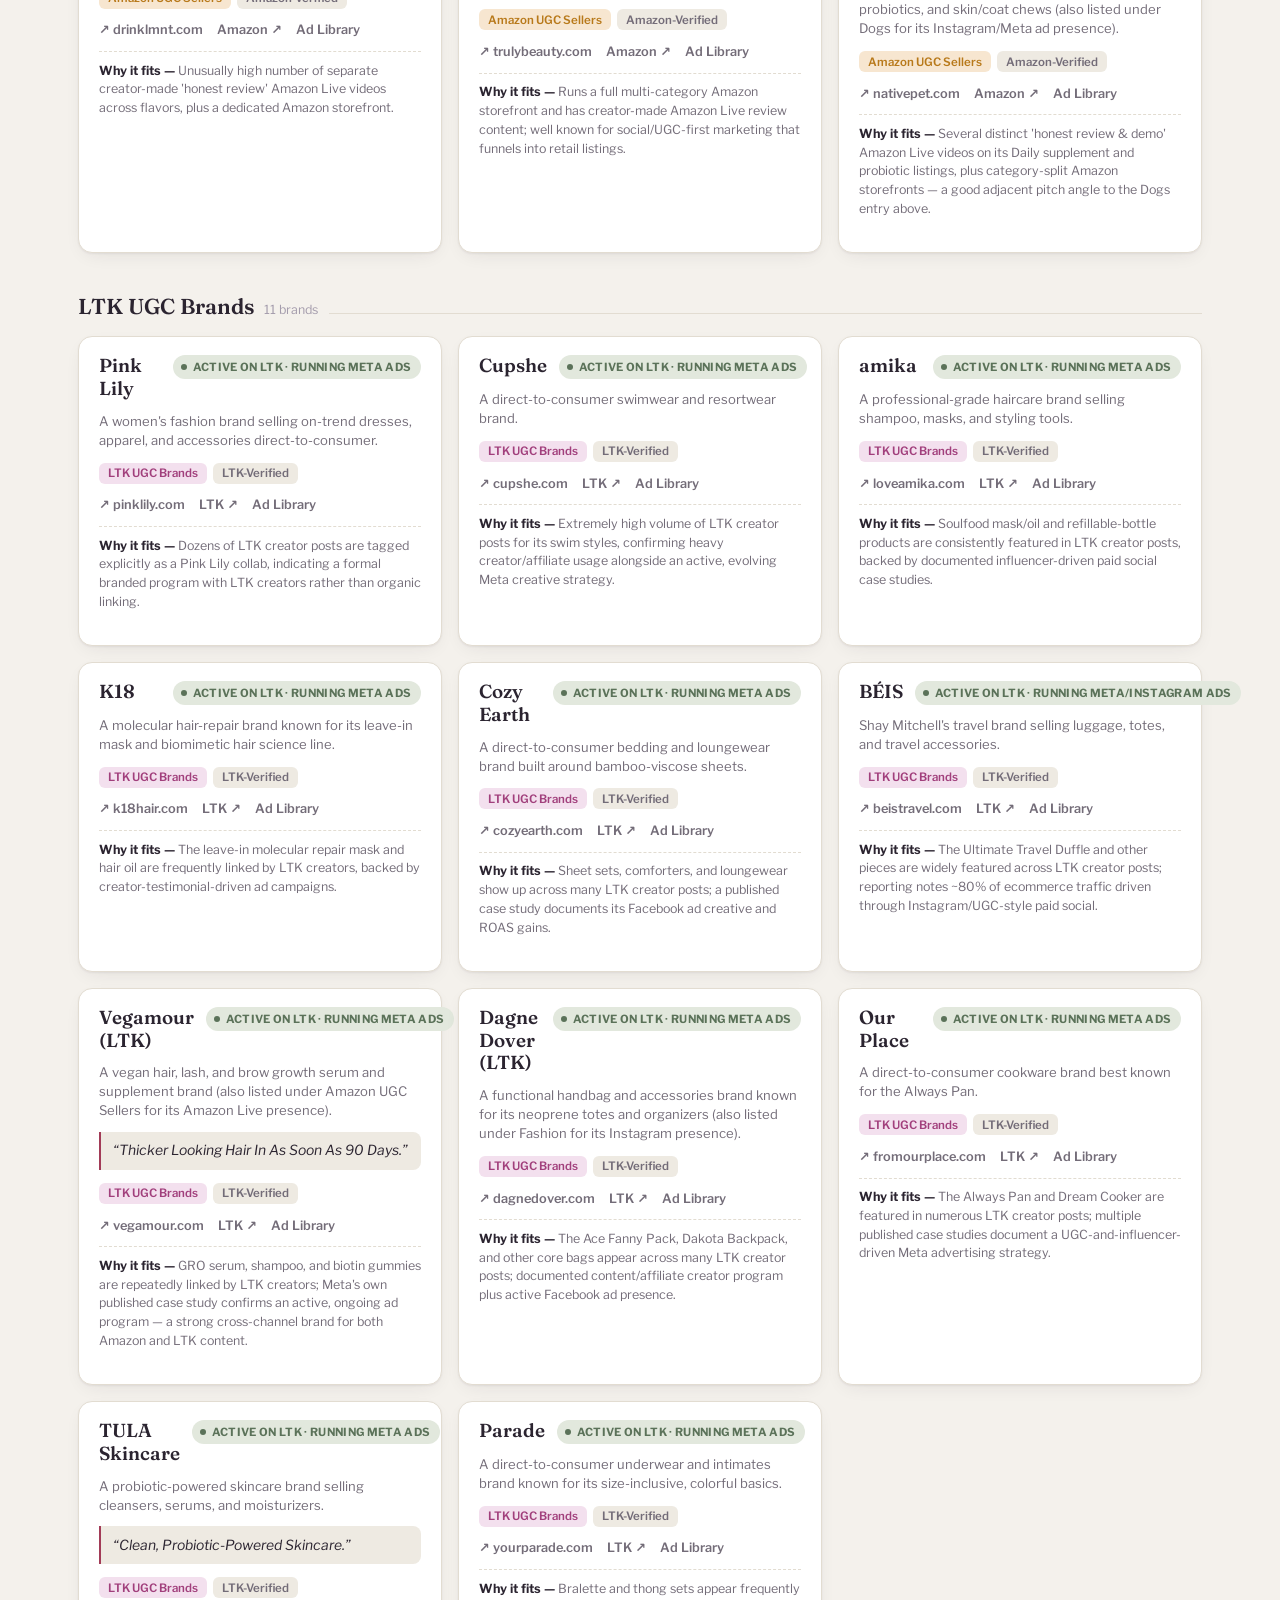
<file: l.html>
<!DOCTYPE html>
<html lang="en">
<head>
<meta charset="UTF-8">
<meta name="viewport" content="width=device-width, initial-scale=1.0">
<meta name="robots" content="noindex, nofollow">
<title>Brand Engine</title>
<style>
  @import url('https://fonts.googleapis.com/css2?family=Fraunces:ital,opsz,wght@0,9..144,400;0,9..144,500;0,9..144,600;0,9..144,700;1,9..144,500&family=Libre+Franklin:wght@400;500;600;700;800&display=swap');

  :root{
    --paper:#f4f1ec;
    --surface:#ffffff;
    --surface-2:#eeeae2;
    --ink:#2b2430;
    --ink-soft:#736c78;
    --ink-faint:#a49cac;
    --berry:#a23b57;
    --berry-tint:#f3dee3;
    --sage:#5b7259;
    --sage-tint:#e2e8dd;
    --gold:#a9791f;
    --gold-tint:#f1e6cc;
    --blue:#456079;
    --blue-tint:#dee7ed;
    --copper:#9a5a2e;
    --copper-tint:#f0ddc9;
    --plum:#7a5a92;
    --plum-tint:#e7ddf0;
    --teal:#2f6f6d;
    --teal-tint:#dceae8;
    --indigo:#4f5b93;
    --indigo-tint:#e2e4f3;
    --emerald:#2e7d4f;
    --emerald-tint:#dcefe3;
    --coral:#b5502f;
    --coral-tint:#f5e0d8;
    --amazon:#b8791a;
    --amazon-tint:#f7e6d0;
    --ltk:#a13f7c;
    --ltk-tint:#f3e0ee;
    --xmas:#9c3030;
    --xmas-tint:#f5dcdc;
    --line:#e2dcd1;
    --shadow: 0 1px 2px rgba(43,36,48,0.06), 0 6px 20px -8px rgba(43,36,48,0.12);
    --radius: 14px;
  }

  @media (prefers-color-scheme: dark){
    :root:not([data-theme="light"]){
      --paper:#1c1720;
      --surface:#251f29;
      --surface-2:#2c2530;
      --ink:#f1ece9;
      --ink-soft:#b8aec0;
      --ink-faint:#7d7488;
      --berry:#e17b93;
      --berry-tint:#3c2530;
      --sage:#9bb695;
      --sage-tint:#2a3327;
      --gold:#d9b35c;
      --gold-tint:#372f1f;
      --blue:#8fb0cc;
      --blue-tint:#233240;
      --copper:#e0a468;
      --copper-tint:#3d2c1a;
      --plum:#c3a3da;
      --plum-tint:#372c47;
      --teal:#7fc4bf;
      --teal-tint:#1f3a38;
      --indigo:#a8b3e8;
      --indigo-tint:#2b2f4a;
      --emerald:#7fd9a8;
      --emerald-tint:#1c3a28;
      --coral:#e8927f;
      --coral-tint:#3d251f;
      --amazon:#e0a755;
      --amazon-tint:#3d2c14;
      --ltk:#d98fc0;
      --ltk-tint:#3a2438;
      --xmas:#dd7a7a;
      --xmas-tint:#3a1f1f;
      --line:#3a3240;
      --shadow: 0 1px 2px rgba(0,0,0,0.3), 0 10px 28px -10px rgba(0,0,0,0.5);
    }
  }
  :root[data-theme="dark"]{
    --paper:#1c1720;
    --surface:#251f29;
    --surface-2:#2c2530;
    --ink:#f1ece9;
    --ink-soft:#b8aec0;
    --ink-faint:#7d7488;
    --berry:#e17b93;
    --berry-tint:#3c2530;
    --sage:#9bb695;
    --sage-tint:#2a3327;
    --gold:#d9b35c;
    --gold-tint:#372f1f;
    --blue:#8fb0cc;
    --blue-tint:#233240;
    --copper:#e0a468;
    --copper-tint:#3d2c1a;
    --plum:#c3a3da;
    --plum-tint:#372c47;
    --teal:#7fc4bf;
    --teal-tint:#1f3a38;
    --indigo:#a8b3e8;
    --indigo-tint:#2b2f4a;
    --emerald:#7fd9a8;
    --emerald-tint:#1c3a28;
    --coral:#e8927f;
    --coral-tint:#3d251f;
    --amazon:#e0a755;
    --amazon-tint:#3d2c14;
    --ltk:#d98fc0;
    --ltk-tint:#3a2438;
    --xmas:#dd7a7a;
    --xmas-tint:#3a1f1f;
    --line:#3a3240;
    --shadow: 0 1px 2px rgba(0,0,0,0.3), 0 10px 28px -10px rgba(0,0,0,0.5);
  }

  *{box-sizing:border-box;}
  body{
    margin:0;
    background:var(--paper);
    color:var(--ink);
    font-family:'Libre Franklin', ui-sans-serif, system-ui, sans-serif;
    -webkit-font-smoothing:antialiased;
  }
  a{color:inherit;}

  .wrap{
    max-width:1180px;
    margin:0 auto;
    padding:2.75rem 1.75rem 5rem;
  }

  header.masthead{
    display:flex;
    justify-content:space-between;
    align-items:flex-end;
    gap:2rem;
    flex-wrap:wrap;
    padding-bottom:1.75rem;
    border-bottom:1px solid var(--line);
    margin-bottom:1.75rem;
  }
  .masthead-eyebrow{
    font-family:'Libre Franklin', sans-serif;
    font-size:0.72rem;
    font-weight:700;
    letter-spacing:0.14em;
    text-transform:uppercase;
    color:var(--berry);
    margin:0 0 0.6rem;
  }
  h1{
    font-family:'Fraunces', serif;
    font-weight:600;
    font-size:clamp(2.1rem, 4vw, 2.9rem);
    line-height:1.05;
    letter-spacing:-0.01em;
    margin:0 0 0.5rem;
    text-wrap:balance;
  }
  .masthead-sub{
    font-size:1rem;
    color:var(--ink-soft);
    max-width:44ch;
    line-height:1.5;
    margin:0;
  }
  .masthead-meta{
    text-align:right;
    font-size:0.85rem;
    color:var(--ink-soft);
    line-height:1.6;
  }
  .masthead-meta strong{
    display:block;
    font-family:'Fraunces', serif;
    font-size:2.1rem;
    font-weight:600;
    color:var(--ink);
    line-height:1;
    margin-bottom:0.2rem;
  }

  .source-line{
    display:flex;
    align-items:center;
    gap:0.6rem;
    font-size:0.85rem;
    color:var(--ink-soft);
    margin-bottom:2rem;
  }
  .source-line img{
    width:22px;height:22px;border-radius:6px;object-fit:cover;
  }
  .source-line a{
    color:var(--berry);
    text-decoration:none;
    font-weight:600;
  }
  .source-line a:hover{text-decoration:underline;}

  .toolbar{
    display:flex;
    justify-content:space-between;
    align-items:center;
    gap:1rem;
    flex-wrap:wrap;
    margin-bottom:1.75rem;
  }
  .filters{
    display:flex;
    gap:0.5rem;
    flex-wrap:wrap;
  }
  .chip{
    appearance:none;
    border:1px solid var(--line);
    background:var(--surface);
    color:var(--ink-soft);
    font-family:inherit;
    font-size:0.82rem;
    font-weight:600;
    padding:0.5rem 0.95rem;
    border-radius:999px;
    cursor:pointer;
    transition:background 0.15s ease, color 0.15s ease, border-color 0.15s ease;
  }
  .chip:hover{border-color:var(--berry);color:var(--ink);}
  .chip.active{
    background:var(--ink);
    border-color:var(--ink);
    color:var(--paper);
  }
  .search{
    display:flex;
    align-items:center;
    gap:0.5rem;
    background:var(--surface);
    border:1px solid var(--line);
    border-radius:999px;
    padding:0.5rem 0.95rem 0.5rem 0.8rem;
    min-width:230px;
  }
  .search svg{flex:none;color:var(--ink-faint);}
  .search input{
    border:none;
    outline:none;
    background:transparent;
    color:var(--ink);
    font-family:inherit;
    font-size:0.88rem;
    width:100%;
  }
  .search input::placeholder{color:var(--ink-faint);}

  .group{margin-bottom:2.5rem;}
  .group-head{
    display:flex;
    align-items:baseline;
    gap:0.65rem;
    margin-bottom:1rem;
  }
  .group-head h2{
    font-family:'Fraunces', serif;
    font-weight:600;
    font-size:1.35rem;
    margin:0;
  }
  .group-count{
    font-size:0.78rem;
    color:var(--ink-faint);
    font-variant-numeric:tabular-nums;
  }
  .group-line{
    flex:1;
    height:1px;
    background:var(--line);
  }

  .grid{
    display:grid;
    grid-template-columns:repeat(auto-fill, minmax(300px, 1fr));
    gap:1rem;
  }

  .card{
    background:var(--surface);
    border:1px solid var(--line);
    border-radius:var(--radius);
    padding:1.15rem 1.25rem 1.3rem;
    box-shadow:var(--shadow);
    display:flex;
    flex-direction:column;
    gap:0.7rem;
  }
  .card-top{
    display:flex;
    justify-content:space-between;
    align-items:flex-start;
    gap:0.75rem;
  }
  .card-title{
    font-family:'Fraunces', serif;
    font-weight:600;
    font-size:1.18rem;
    line-height:1.2;
    margin:0;
  }
  .card-desc{
    font-size:0.82rem;
    color:var(--ink-soft);
    line-height:1.45;
    margin:0;
  }
  .status{
    flex:none;
    display:inline-flex;
    align-items:center;
    gap:0.35rem;
    font-size:0.7rem;
    font-weight:700;
    letter-spacing:0.03em;
    text-transform:uppercase;
    color:var(--sage);
    background:var(--sage-tint);
    padding:0.3rem 0.6rem 0.3rem 0.5rem;
    border-radius:999px;
    white-space:nowrap;
  }
  .status::before{
    content:"";
    width:6px;height:6px;border-radius:50%;
    background:var(--sage);
  }
  .status.rating{
    color:var(--copper);
    background:var(--copper-tint);
  }
  .status.rating::before{content:none;}

  .quote{
    font-size:0.87rem;
    font-style:italic;
    color:var(--ink);
    background:var(--surface-2);
    border-left:2.5px solid var(--berry);
    padding:0.55rem 0.75rem;
    border-radius:0 8px 8px 0;
    line-height:1.5;
  }

  .meta-row{
    display:flex;
    flex-wrap:wrap;
    gap:0.4rem;
    margin-top:0.1rem;
  }
  .tag{
    font-size:0.72rem;
    font-weight:600;
    padding:0.22rem 0.55rem;
    border-radius:6px;
  }
  .tag.cat-beauty{background:var(--gold-tint);color:var(--gold);}
  .tag.cat-video{background:var(--emerald-tint);color:var(--emerald);}
  .tag.cat-search{background:var(--coral-tint);color:var(--coral);}
  .tag.cat-amazon{background:var(--amazon-tint);color:var(--amazon);}
  .tag.cat-ltk{background:var(--ltk-tint);color:var(--ltk);}
  .tag.cat-xmas{background:var(--xmas-tint);color:var(--xmas);}
  .tag.cat-fashion{background:var(--berry-tint);color:var(--berry);}
  .tag.cat-home{background:var(--sage-tint);color:var(--sage);}
  .tag.cat-dogs{background:var(--blue-tint);color:var(--blue);}
  .tag.cat-local{background:var(--copper-tint);color:var(--copper);}
  .tag.cat-momdaughter{background:var(--plum-tint);color:var(--plum);}
  .tag.cat-fieldhockey{background:var(--teal-tint);color:var(--teal);}
  .tag.cat-studyhelp{background:var(--indigo-tint);color:var(--indigo);}
  .tag.town{background:var(--surface-2);color:var(--ink-soft);}

  .stars{
    color:var(--copper);
    letter-spacing:0.02em;
  }

  .links{
    display:flex;
    gap:0.9rem;
    margin-top:0.15rem;
    font-size:0.8rem;
    font-weight:600;
    flex-wrap:wrap;
  }
  .links a{
    color:var(--ink-soft);
    text-decoration:none;
    display:inline-flex;
    align-items:center;
    gap:0.3rem;
    border-bottom:1px solid transparent;
  }
  .links a:hover{color:var(--berry);border-color:var(--berry);}

  .notes{
    font-size:0.78rem;
    color:var(--ink-soft);
    line-height:1.5;
    border-top:1px dashed var(--line);
    padding-top:0.6rem;
    margin-top:0.1rem;
  }
  .notes b{color:var(--ink);font-weight:700;}

  .empty{
    display:none;
    text-align:center;
    padding:3rem 1rem;
    color:var(--ink-soft);
    font-size:0.95rem;
  }

  footer{
    margin-top:3rem;
    padding-top:1.5rem;
    border-top:1px solid var(--line);
    font-size:0.8rem;
    color:var(--ink-faint);
    line-height:1.6;
  }

  @media (max-width:640px){
    header.masthead{flex-direction:column;align-items:flex-start;}
    .masthead-meta{text-align:left;}
    .toolbar{flex-direction:column;align-items:stretch;}
    .search{min-width:0;}
  }
</style>

</head>
<body>
<div class="wrap">

  <header class="masthead">
    <div>
      <p class="masthead-eyebrow">Brand Engine · Meta Ad Library + Google Maps + open web scan</p>
      <h1>Brands to pitch, worth watching</h1>
      <p class="masthead-sub">Active Meta advertisers, LTK- and Amazon-active sellers, and standout local businesses whose audience overlaps with Life Pretty on Purpose — millennial &amp; Gen&nbsp;X fashion, beauty, home &amp; garden, four Labradors' worth of dog content, Christmas traditions, and a mom-and-teen-daughter angle, including Ceci's own field hockey and study-help pitching lanes.</p>
    </div>
    <div class="masthead-meta">
      <strong id="stat-count">15</strong>
      brands &amp; local spots curated<br>
      13 categories · US + CT/NY · Aug 2026
    </div>
  </header>

  <p class="source-line">
    Curated for
    <a href="https://www.instagram.com/lifeprettyonpurpose/" target="_blank" rel="noopener">@lifeprettyonpurpose</a>
    — genx UGC creator + creative strategy, "brands that matter to midlife women"
  </p>

  <div class="toolbar">
    <div class="filters" id="filters"></div>
    <div class="search">
      <svg width="15" height="15" viewBox="0 0 24 24" fill="none" stroke="currentColor" stroke-width="2.2" stroke-linecap="round"><circle cx="11" cy="11" r="7"/><line x1="21" y1="21" x2="16.65" y2="16.65"/></svg>
      <input id="search" type="text" placeholder="Search brand, place, or town…">
    </div>
  </div>

  <div id="groups"></div>
  <p class="empty" id="empty">Nothing matches that search.</p>

  <footer>
    National brands: built from a manual pass through Meta's Ad Library (facebook.com/ads/library), filtered to <strong>Active</strong> US ads, across keyword searches built on age and life-stage — Gen X, perimenopause, hormone therapy, 45+, midlife fashion, mother-daughter — plus home decor and dog products. Meta's Ad Library doesn't expose audience race or ethnicity data, so selection here is on life-stage and general-market positioning, not demographic targeting; brands built specifically around another group's distinct product needs (e.g. hair/skin formulated for a different demographic) were left out as a content/audience fit call, the same way a men's grooming brand wouldn't fit this list either. "Ad activity" reflects what was visible on the library at time of capture, not a full account audit — click through to each brand's Ad Library link to see their current full ad set before reaching out.<br><br>
    Mother &amp; Daughter: brands whose ads or products are literally built for a mom and teen to use or wear together — matching jewelry, teen-skincare-meets-mom-skincare — so both of them have a natural angle to pitch jointly.<br><br>
    Field Hockey: built for Ceci, who plays. The true field-hockey-only advertiser pool on Meta is small — most of what's actually running are dropship keychains and generic language courses that happened to match the keyword — so this list is the strongest of what's genuinely on-sport (Longstreth, Gryphon, SISU, a field-hockey training board) plus adjacent youth-athlete brands a competitive player's family realistically buys: recruiting, team spirit wear, portable training gear, pre-game hydration. Nine brands, not the fuller round number hoped for — an honest reflection of how niche this sport's ad market is, not a shortfall in the search.<br><br>
    Tween Study Help: also built for Ceci. Filtered out brands whose current ad set skews SAT/high-school (a poor fit for a middle-schooler) and one guarantee-heavy "grade-level gains, guaranteed" reading program with the same pushy tone as a brand already excluded from the main list — the five kept here are either explicitly middle-school-targeted in their own copy (Cosmo) or age-flexible tools already popular with younger teens (Brainly, IXL, Quizlet, NeuroKids).<br><br>
    Beauty &amp; Wellness — Instagram-verified UGC (tagged "IG-verified"): brands found by browsing Instagram directly rather than Meta Ad Library, to answer a direct question about proof of recent creator content. Each was checked for an actual recent (within ~1–2 weeks) Reel and read for two things: does the brand collaborate with or repost real creators (not just its own studio content), and do the comments show a pattern of complaints — unauthorized charges, no customer service, "scam" — rather than isolated one-offs. Phosis and O Positiv (MENO) are both actively posting with clean comment sections. This same check is what surfaced a problem: Nuora, previously on this list, had a heavy and repeated pattern of scam and non-delivery complaints across its recent Reels and has been removed — worth independently checking any brand's comments before reaching out, regardless of what's on this page.<br><br>
    Website + IG Video-Verified (tagged "Video-verified") — a stricter follow-up bar: does the brand have actual <em>video</em> — not photos or star-rating/text reviews — embedded on its own website, in addition to recent UGC video on Instagram? mynuora.com was the brand originally offered up as an example of this, but it doesn't actually hold up: its site is text and star-rating reviews plus a small looping carousel of customer photos, no video anywhere, and several of those reviews repeat near-verbatim with garbled Rs./$ currency formatting on the pricing widget — more evidence for the scam pattern that got Nuora removed above. Applying the real bar, six candidates were checked directly on their websites (looking for concrete signs like a "Tap to Unmute" product-gallery clip, a Play control, or a "Photos &amp; Videos" filter on the review widget, not just video-sounding marketing copy) — Womaness, Phosis, O Positiv, Kindra, Stripes Beauty, and Evernow — and only two actually had real embedded video: <strong>Womaness</strong> (video in its product gallery, plus the same creator-tagged Instagram collab noted above) and <strong>Stripes Beauty</strong> (a founder/product video plus a video-capable review widget, active on Instagram though not creator-tagged specifically). This is a deliberately narrow list — two out of six — because the bar itself is narrow; the other four aren't bad brands, they just don't clear "actual video on the website" the way these two do.<br><br>
    Skincare 45+ — Web Search (tagged "Web-Sourced"): unlike the other sections, these three weren't found by browsing Meta's Ad Library or Instagram for a known short list — they came from an open web search for skincare brands serving US women 45+, then vetted the same way: does the brand have UGC video or a strong UGC presence on Instagram, and are they running any UGC-style ads in Meta Ad Library right now? True Botanicals cleared both — real creator reels turning up natively in its own grid, plus 20+ active Meta ads as of Aug 2026 — though it's a broad clean-beauty brand, so pitch its anti-aging Chebula line specifically rather than its pregnancy line. Modern Age Skin and Emepelle are both explicitly built for perimenopausal/menopausal skin and show real, recent creator activity (Modern Age Skin posting almost daily with warm engagement; Emepelle reposting a creator's personal skin-change story the same day this was checked), but neither had an active Meta ad found under their name — that's flagged plainly in each entry rather than glossed over. Two names that came up in the same search, Pause Well-Aging and State of Menopause, turned out to be dead domains now redirecting to an unrelated streaming site — a reminder that even a well-reviewed brand name can go dark; both were dropped rather than included on outdated information.<br><br>
    A note on this larger batch (Fashion expansion, Home &amp; Garden, Dogs expansion, Amazon UGC Sellers, LTK UGC Brands, Christmas Specialty, and the new local fashion houses below): this round was researched at a deliberately lighter touch than the sections above — confirming each brand is a real, active, small-to-medium business with genuine UGC/creator evidence, rather than the full Instagram-grid-plus-Ad-Library-plus-comment-screening audit used earlier. Sites were checked for being live and real (not expired/squatted domains), and anything with an obvious scam pattern was quietly dropped rather than flagged. Treat this batch as a strong starting shortlist to verify further before outreach, not a fully audited list.<br><br>
    Fashion (expanded): the original two menopause-specific picks stay, plus sixteen more millennial-leaning DTC brands — Tuckernuck, Hill House Home, Mille, Rails, Marine Layer, Dagne Dover, Senreve, Gorjana, Brook &amp; York, Little Words Project, Set Active, Year of Ours, Sarah Flint, Margaux, Kindred Bravely, M.M.LaFleur, and Girlfriend Collective — each showing real creator/customer content on Instagram (not just studio shots) or active Meta ads. Deliberately excluded: brands too large to need outreach (Reformation, Aritzia) and brands skewing too young (Studs).<br><br>
    Home &amp; Garden: twelve brands split across gardening (GreenStalk Garden, Vego Garden, Modern Sprout, Botanical Interests, Dramm, Barebones Living, Radius Garden) and home improvement/DIY (Clare, Backdrop, Tempaper, Wall Control, Brightech), each with an explicit "tag us to be featured," customer photo gallery, or named testimonial program — not just studio product photography. Excluded brands too large/corporate for this list (Solo Stove, Trex, AeroGarden).<br><br>
    Dogs (expanded): fifteen more brands beyond the original three — West Paw, Ruffwear, Big Barker, Wilderdog, Paw.com, Kurgo, Fi, Wolfgang Man &amp; Beast, P.L.A.Y., Found My Animal, Molly Mutt, The Foggy Dog, Wild One, Harry Barker, and Native Pet — each noted for real owner/creator content or active Meta ads, with call-outs on which are the best fit for large, active dogs like her four Labradors (Big Barker's beds and Ruffwear's adventure gear are the strongest sizing/positioning matches) versus which lean toward smaller-dog aesthetics (Wild One).<br><br>
    Amazon UGC Sellers (tagged "Amazon-Verified"): twelve brands matching her Amazon storefront/influencer skillset specifically — Solawave, Kitsch, Momcozy, Vegamour, Bedsure, Rael, Bala, Blissy, Renpho, LMNT, Truly Beauty, and a Native Pet listing (cross-referenced with its Dogs entry) — each verified to have Amazon Live creator review videos, a branded Amazon storefront, or an unusually large, review-heavy listing, rather than being scraped generically. Amazon blocks automated browsing, so this evidence came from web search and press coverage rather than direct listing visits — worth a quick look at the actual listing before pitching.<br><br>
    LTK UGC Brands (tagged "LTK-Verified"): eleven brands confirmed active on the LTK platform (real, dated creator posts linking specific products) AND running UGC-style Meta ads — Pink Lily, Cupshe, amika, K18, Cozy Earth, BÉIS, Vegamour, Dagne Dover, Our Place, TULA Skincare, and Parade. Vegamour and Dagne Dover also appear above under Amazon UGC Sellers and Fashion respectively — genuinely cross-channel brands worth knowing pitch the same brand two different ways.<br><br>
    Christmas Specialty (tagged via the "Christmas Specialty" category): twelve brands spanning trees &amp; ornaments (King of Christmas, Old World Christmas, Ornament Shop), family matching pajamas (Little Sleepies, Roller Rabbit, Printfresh), personalization &amp; gifting (Marleylilly, Compartés, Bakery Bling), and entertaining (Hester &amp; Cook, Vermont Christmas Company, FreshCut Paper). Checked in late August, before most brands' 2026 holiday campaigns have ramped up — several entries are flagged as showing prior-season evidence rather than a currently live campaign; worth rechecking each closer to Q4 before reaching out. Excluded brands too large for this list (Hallmark, Pottery Barn, Balsam Hill) and one wholesale-only site with no consumer storefront (Cody Foster &amp; Co).<br><br>
    Local — CT &amp; NY: built from two different passes. The original set is a manual pass through Google Maps across Ridgefield, Wilton and New Canaan, CT, and Bedford, Katonah and Mount Kisco, NY — salons, dental, dog groomers, parks, and entertainment, favoring the highest rating and deepest review base available per category. In towns this size, review counts for boutique services rarely reach the thousands the way parks and national chains do — Waveny Park (1,049 reviews) is the only local listing to clear that bar outright; the rest were chosen as the strongest of what each town actually has. A second, newer pass added six independent fashion boutiques/houses specifically confirmed to be running active Meta ads right now (West2Westport, Mitchells, Elegant Ridgefield, Brand Nu Apparel, Herpret by Harpreet Virk, and A Little Something White Bridal Couture) — found via web search and verified directly in Meta Ad Library rather than by rating. Ridgefield and Westport had by far the strongest hit rate; New Canaan, Wilton, Katonah, Mount Kisco and Bedford, NY turned up dozens of real boutiques with no currently-active ad, so Darien, CT was added as the closest adjacent town once those six ran dry — a genuine reflection of how few very small local shops are running paid social right now, not a gap in the search. Ratings, review counts, and ad status are all a snapshot from Aug 2026 and will drift — recheck before outreach. Not affiliated with or endorsed by Meta or Google.
  </footer>
</div>

<script>
  const DATA = [
    {
      name: "LindaPaige",
      category: "fashion",
      desc: "Menopause-first fashion label built around body changes, not just trends.",
      status: "Active · multi-creative",
      quote: "“Menopause changes more than just your body… clothes don't fit like they used to.”",
      website: "lindapaige.com",
      fb: "https://www.facebook.com/lindapaigefashion/",
      adlib: "https://www.facebook.com/ads/library/?active_status=active&country=US&q=LindaPaige",
      notes: "Tagline is literally “Shame-Free Fashion &amp; Freedom Color” — as on-niche as this list gets. Strong UGC voice already."
    },
    {
      name: "Posh West Boutique",
      category: "fashion",
      desc: "Small clothing + gifts boutique leaning into midlife style and comfort.",
      status: "Active · 5 creatives",
      quote: "“Where midlife style meets confidence and comfort — shop local or shop online.”",
      website: "poshwestboutique.com",
      fb: "https://www.facebook.com/poshwestboutique/",
      adlib: "https://www.facebook.com/ads/library/?active_status=active&country=US&q=Posh%20West%20Boutique",
      notes: "Independent boutique, likely receptive to creator pitches — smaller budget than the DTC brands below."
    },

    // — Fashion, sourced from a broader web search for millennial-leaning DTC brands (Aug 2026) —
    {
      name: "Tuckernuck",
      category: "fashion",
      desc: "DTC apparel and accessories brand known for preppy, work-to-weekend women's clothing.",
      status: "Active on IG · creator tagged & gifted",
      quote: "“Effortlessly polished, unmistakably you.”",
      website: "tuckernuck.com",
      fb: "https://www.instagram.com/tuckernuck/",
      adlib: "https://www.facebook.com/ads/library/?active_status=active&ad_type=all&country=US&q=Tuckernuck",
      notes: "IG grid regularly mixes studio shots with real-customer and creator try-on content; runs an active affiliate/gifting program with fashion micro-influencers and reposts tagged customer photos."
    },
    {
      name: "Hill House Home",
      category: "fashion",
      desc: "Women's clothing brand best known for creating and popularizing the 'Nap Dress.'",
      status: "Active on IG · heavy creator gifting",
      quote: "“A digital-first lifestyle brand that brings beauty and joy to every day rituals.”",
      website: "hillhousehome.com",
      fb: "https://www.instagram.com/hillhouse/",
      adlib: "https://www.facebook.com/ads/library/?active_status=active&ad_type=all&country=US&q=Hill%20House%20Home",
      notes: "The Nap Dress became famous largely through organic and gifted creator content; still reposts real-customer wear photos alongside studio imagery and runs paid social."
    },
    {
      name: "Mille",
      category: "fashion",
      desc: "DTC women's dress and clothing label known for vintage-inspired, hand-printed silhouettes.",
      status: "Active on IG · creator/gifted content",
      quote: "“Crafted slowly, worn often.”",
      website: "shopmille.com",
      fb: "https://www.instagram.com/shopmille/",
      adlib: "https://www.facebook.com/ads/library/?active_status=active&ad_type=all&country=US&q=Mille%20shopmille",
      notes: "Fast-growing indie dress brand whose feed leans heavily on real women wearing pieces rather than flat lays; known for seeding product to fashion micro-influencers."
    },
    {
      name: "Rails",
      category: "fashion",
      desc: "California-based contemporary clothing brand known for soft flannel shirts, dresses and denim.",
      status: "Active on IG · influencer collabs",
      quote: "“Timeless, Californian-styled pieces for every occasion.”",
      website: "rails.com",
      fb: "https://www.instagram.com/rails/",
      adlib: "https://www.facebook.com/ads/library/?active_status=active&ad_type=all&country=US&q=Rails%20clothing",
      notes: "Long history of visible influencer partnerships and a feed that includes real-person styling content, not solely studio photography."
    },
    {
      name: "Marine Layer",
      category: "fashion",
      desc: "San Francisco-based apparel brand selling soft, casual basics and loungewear.",
      status: "Active on IG · customer/creator UGC",
      quote: "“Oh hey, we make absurdly soft clothes that are good for people and the planet.”",
      website: "marinelayer.com",
      fb: "https://www.instagram.com/marinelayer/",
      adlib: "https://www.facebook.com/ads/library/?active_status=active&ad_type=all&country=US&q=Marine%20Layer",
      notes: "Runs an 'ML Instagram Famous' product collection sourced directly from customer posts — an explicit signal they value and repost real-person UGC over studio imagery."
    },
    {
      name: "Dagne Dover",
      category: "fashion",
      desc: "NYC-based DTC brand making functional, organized bags and backpacks for everyday life.",
      status: "Active on IG · strong word-of-mouth UGC",
      quote: "“Bags that get it.”",
      website: "dagnedover.com",
      fb: "https://www.instagram.com/dagnedover/",
      adlib: "https://www.facebook.com/ads/library/?active_status=active&ad_type=all&country=US&q=Dagne%20Dover",
      notes: "Well-documented word-of-mouth/community marketing model built on real customer photos and reviews; strong commuter-mom following fitting a CT/NY audience."
    },
    {
      name: "Senreve",
      category: "fashion",
      desc: "SF-based DTC brand selling structured, multifunctional leather handbags marketed to working women.",
      status: "Active on IG · tagged customer UGC",
      website: "senreve.com",
      fb: "https://www.instagram.com/senreve/",
      adlib: "https://www.facebook.com/ads/library/?active_status=active&ad_type=all&country=US&q=Senreve",
      notes: "Built its brand around word-of-mouth and real-customer bag photos rather than logo-driven luxury marketing; frequently reposts tagged owner content."
    },
    {
      name: "Gorjana",
      category: "fashion",
      desc: "California-based DTC fine and fashion jewelry brand known for layering necklaces and bracelets.",
      status: "Active on IG · gifting & creator reels",
      quote: "“Most loved. Most layered.”",
      website: "gorjana.com",
      fb: "https://www.instagram.com/gorjana/",
      adlib: "https://www.facebook.com/ads/library/?active_status=active&ad_type=all&country=US&q=Gorjana",
      notes: "Feed mixes brand photography with visible gifting/creator reels; actively runs influencer marketing."
    },
    {
      name: "Brook & York",
      category: "fashion",
      desc: "DTC personalized fine jewelry brand offering initial, birthstone, and monogram pieces.",
      status: "Running Meta ads · UGC/testimonial style",
      quote: "“Jewelry Made Well & Made Yours.”",
      website: "brookandyork.com",
      fb: "https://www.instagram.com/brookandyork/",
      adlib: "https://www.facebook.com/ads/library/?active_status=active&ad_type=all&country=US&q=Brook%20and%20York",
      notes: "Runs real-person, testimonial-style Meta ads rather than glossy studio jewelry ads; maintains a dedicated 'Instashop' UGC page."
    },
    {
      name: "Little Words Project",
      category: "fashion",
      desc: "DTC beaded word-bracelet brand built around a pass-it-on kindness concept.",
      status: "Active on IG · community/creator gifting",
      quote: "“Choose your word, live it, then pass it on.”",
      website: "littlewordsproject.com",
      fb: "https://www.instagram.com/littlewordsproject/",
      adlib: "https://www.facebook.com/ads/library/?active_status=active&ad_type=all&country=US&q=Little%20Words%20Project",
      notes: "Entire brand mechanic depends on customers/creators photographing and passing along bracelets, so the feed is dominated by real-person content; runs an explicit gifting program."
    },
    {
      name: "Set Active",
      category: "fashion",
      desc: "LA-based DTC activewear and loungewear brand known for its ribbed leggings and sports bras.",
      status: "Active on IG · heavy creator seeding",
      quote: "“Constructed by us, activated by you.”",
      website: "setactive.co",
      fb: "https://www.instagram.com/setactive/",
      adlib: "https://www.facebook.com/ads/library/?active_status=active&ad_type=all&country=US&q=Set%20Active",
      notes: "Grew largely via creator gifting/seeding programs; grid and reels feature real people modeling product in everyday settings."
    },
    {
      name: "Year of Ours",
      category: "fashion",
      desc: "DTC activewear and swim brand inspired by vintage American sportswear, made in the USA.",
      status: "Active on IG · creator gifted content",
      quote: "“Freedom of movement, made in the USA.”",
      website: "yearofours.com",
      fb: "https://www.instagram.com/yearofours/",
      adlib: "https://www.facebook.com/ads/library/?active_status=active&ad_type=all&country=US&q=Year%20of%20Ours",
      notes: "Founder-led activewear label with a feed that blends editorial with real-customer/creator styling; frequently referenced in creator-seeding roundups."
    },
    {
      name: "Sarah Flint",
      category: "fashion",
      desc: "NYC-based DTC women's shoe brand selling handcrafted heels, flats, and boots.",
      status: "Active on IG · reviewer/blogger UGC",
      quote: "“Heritage craft, modern comfort.”",
      website: "sarahflint.com",
      fb: "https://www.instagram.com/sarahflint_nyc/",
      adlib: "https://www.facebook.com/ads/library/?active_status=active&ad_type=all&country=US&q=Sarah%20Flint",
      notes: "Went fully DTC specifically to control storytelling around real customer fit, and amplifies a long tail of fashion-blogger 'honest review' content."
    },
    {
      name: "Margaux",
      category: "fashion",
      desc: "NY-based DTC footwear brand making custom-fit flats, boots, and heels.",
      status: "Active on IG · influencer-built marketing",
      quote: "“Style and comfort belong to everyone.”",
      website: "margauxny.com",
      fb: "https://www.instagram.com/margauxny/",
      adlib: "https://www.facebook.com/ads/library/?active_status=active&ad_type=all&country=US&q=Margaux",
      notes: "Publicly credited an in-house influencer marketing hire for driving growth; keeps a dedicated 'As Seen on Instagram' shoppable UGC page on-site."
    },
    {
      name: "Kindred Bravely",
      category: "fashion",
      desc: "DTC maternity and nursing apparel brand selling nursing bras, loungewear, and postpartum essentials.",
      status: "Active on IG · testimonial-style creator content",
      quote: "“Designed by moms, for moms.”",
      website: "kindredbravely.com",
      fb: "https://www.instagram.com/kindredbravely/",
      adlib: "https://www.facebook.com/ads/library/?active_status=active&ad_type=all&country=US&q=Kindred%20Bravely",
      notes: "Reels are dominated by real-mom, talking-to-camera testimonial content rather than studio photography; targets millennial mothers directly."
    },
    {
      name: "M.M.LaFleur",
      category: "fashion",
      desc: "NYC-based DTC womenswear brand focused on 'power casual' workwear for professional women.",
      status: "Active on IG · customer styling content",
      quote: "“Live with Purpose, Dress with Ease.”",
      website: "mmlafleur.com",
      fb: "https://www.instagram.com/mmlafleur/",
      adlib: "https://www.facebook.com/ads/library/?active_status=active&ad_type=all&country=US&q=MM%20LaFleur",
      notes: "Targets exactly the working-professional demographic common in the CT/NY commuter corridor; features real customer styling/testimonial content alongside studio shots."
    },
    {
      name: "Girlfriend Collective",
      category: "fashion",
      desc: "Seattle-based DTC activewear brand making leggings and sports bras from recycled materials, sized XXS-6XL.",
      status: "Active on IG · size-diverse customer UGC",
      quote: "“Don't make waste, wear it.”",
      website: "girlfriend.com",
      fb: "https://www.instagram.com/girlfriendcollective/",
      adlib: "https://www.facebook.com/ads/library/?active_status=active&ad_type=all&country=US&q=Girlfriend%20Collective",
      notes: "Known for featuring real, size-diverse customers — including women over 40 — rather than exclusively professional models, a good Gen X/millennial crossover fit."
    },

    {
      name: "Beauty From Bees",
      category: "beauty",
      desc: "Natural, bee-derived skincare targeting dryness and crepey skin.",
      status: "Active · video",
      quote: "“The reason your skin turned crepey.” — dryness &amp; dullness after 45",
      website: "beautyfrombees.ca",
      fb: "https://www.facebook.com/beautyfrombee/",
      adlib: "https://www.facebook.com/ads/library/?active_status=active&country=US&q=Beauty%20From%20Bees",
      notes: "Made in Canada, small-batch positioning — worth checking if they ship / partner with US creators."
    },
    {
      name: "Humby Organics",
      category: "beauty",
      desc: "Hair-growth bars formulated for thinning hair in mature women.",
      status: "Active · \"sold out 9 times\"",
      quote: "“Stop thinning and boost hair growth — specifically made for mature women.”",
      website: "humbyorganics.com",
      fb: "https://www.facebook.com/thehumbyorganics/",
      adlib: "https://www.facebook.com/ads/library/?active_status=active&country=US&q=Humby%20Organics",
      notes: "Repeat sell-outs signal real demand and ad spend — good sign for a paying partnership."
    },
    {
      name: "Halsten",
      category: "beauty",
      desc: "Joint & hip-pain relief positioned around menopause-related aches.",
      status: "Active · long-form story ad",
      quote: "“Twelve doctor appointments… and not one thought to ask the question that explained everything.”",
      website: "tryhalsten.com",
      fb: "https://www.facebook.com/61580488580009/",
      adlib: "https://www.facebook.com/ads/library/?active_status=active&country=US&q=tryhalsten.com",
      notes: "Page name in-market is “Together Through Menopause” — direct community-style framing."
    },
    {
      name: "GroundingWell",
      category: "beauty",
      desc: "Grounding mats & bedsheets pitched as a drug-free menopause-symptom fix.",
      status: "Active · myth-busting video",
      quote: "“Hot flashes, brain fog, aching joints, restless nights? Menopause relief without pills.”",
      website: "groundingwell.com",
      fb: "https://www.facebook.com/groundingwell/",
      adlib: "https://www.facebook.com/ads/library/?active_status=active&country=US&q=GroundingWell",
      notes: "Physical product (not ingestible) — easier claims, good fit for a home-and-wellness demo video."
    },
    {
      name: "Kenzie Parker Boutique",
      category: "home",
      desc: "\"A Clothing &amp; Home Boutique\" — apparel and decor in one small shop.",
      status: "Active · IG-led video tour",
      quote: "“From trendy outfits to the cutest home decor — not local? shop it all online.”",
      website: "instagram.com/kenzieparkerboutique",
      fb: "https://www.facebook.com/kenzieparkerboutique/",
      adlib: "https://www.facebook.com/ads/library/?active_status=active&country=US&q=Kenzie%20Parker%20Boutique",
      notes: "Crosses fashion + home — could work double duty across two of your content pillars in one partnership."
    },
    {
      name: "Goose Creek Candles",
      category: "home",
      desc: "Established scented-candle brand, strong-throw fragrance positioning.",
      status: "Active · UGC review clip",
      quote: "“These fragrances are AMAZING. Just one candle fills my entire living room.”",
      website: "goosecreek.com",
      fb: "https://www.facebook.com/goosecreekco/",
      adlib: "https://www.facebook.com/ads/library/?active_status=active&country=US&q=Goose%20Creek%20Candles",
      notes: "Bigger, established brand — likely has a formal affiliate/creator program already."
    },
    {
      name: "Fontana Candle Company",
      category: "home",
      desc: "Handcrafted beeswax + coconut-oil candles, ingredient-transparent.",
      status: "Active · process video",
      quote: "“Poured with pure beeswax, coconut oil, and soothing essential oils — a clean, crackling burn.”",
      website: "fontanacandlecompany.com",
      fb: "https://www.facebook.com/FontanaCandleCompany/",
      adlib: "https://www.facebook.com/ads/library/?active_status=active&country=US&q=Fontana%20Candle%20Company",
      notes: "Small maker aesthetic pairs well with cozy \"the house\" content."
    },

    // — Home & Garden, sourced from a broader web search (Aug 2026) —
    {
      name: "GreenStalk Garden",
      category: "home",
      desc: "Tennessee-based maker of stackable vertical planters for growing vegetables, herbs, and flowers in small spaces.",
      status: "Active on IG · dedicated customer photo gallery",
      quote: "“Tag us on Instagram to be featured! @greenstalkgarden”",
      website: "greenstalkgarden.com",
      fb: "https://www.instagram.com/greenstalkgarden/",
      adlib: "https://www.facebook.com/ads/library/?active_status=active&ad_type=all&country=US&q=greenstalk%20garden",
      notes: "Runs a standing 'Photo Gallery' page built entirely from customer submissions tagged @greenstalkgarden, plus independent gardening bloggers doing full product reviews."
    },
    {
      name: "Vego Garden",
      category: "home",
      desc: "Houston-based manufacturer of modular metal raised garden beds and self-watering planters.",
      status: "Active on IG · real gardener reviews and blogger UGC",
      website: "vegogarden.com",
      fb: "https://www.instagram.com/vego_garden/",
      adlib: "https://www.instagram.com/p/C94--yaAGz7/",
      notes: "Numerous home gardening bloggers have published full 'why I chose Vego' reviews with real backyard photos, and the brand actively reposts customer garden setups on IG."
    },
    {
      name: "Modern Sprout",
      category: "home",
      desc: "Chicago-based DTC brand selling hydroponic grow kits, smart grow lights, and design-forward planters.",
      status: "Active on IG · customer hashtag campaign + review wall",
      quote: "“Growth is a process, and we're here for it and for you.”",
      website: "modernsprout.com",
      fb: "https://www.instagram.com/modsprout/",
      adlib: "https://www.facebook.com/ads/library/?active_status=active&ad_type=all&country=US&q=modern%20sprout",
      notes: "Homepage explicitly invites 'show us how you grow!' under the @modsprout hashtag and runs a 1,000+ review wall with named customers. Straddles gardening and home decor."
    },
    {
      name: "Botanical Interests",
      category: "home",
      desc: "Colorado seed company selling non-GMO vegetable, herb, and flower seed packets with detailed growing info.",
      status: "Active on IG · gardener community content",
      quote: "“We blend science and nature and put that knowledge in the palm of your hand.”",
      website: "botanicalinterests.com",
      fb: "https://www.instagram.com/botanical_interests/",
      adlib: "https://www.facebook.com/ads/library/?active_status=active&ad_type=all&country=US&q=botanical%20interests",
      notes: "Independently run seed brand with an Instagram built around real customer gardens and growing tips rather than studio product shots."
    },
    {
      name: "Dramm",
      category: "home",
      desc: "Wisconsin-based, family-run maker of colorful garden hoses, watering wands, and rain nozzles since 1941.",
      status: "Active on IG · organic customer/creator content",
      quote: "“Watering the World since 1941.”",
      website: "rainwand.com",
      fb: "https://www.instagram.com/drammgardening/",
      adlib: "https://www.instagram.com/p/DLV3D8WMkuN/",
      notes: "Legacy small manufacturer whose colorful hoses/tools are popular props with garden influencers; posts real-use shots in gardens rather than pure studio content."
    },
    {
      name: "Barebones Living",
      category: "home",
      desc: "Salt Lake City outdoor-lifestyle brand best known for its Hori Hori garden knives and hand tools.",
      status: "Active on IG · lifestyle/creator-driven content",
      quote: "“The versatile garden tool you can use for a lifetime.”",
      website: "barebonesliving.com",
      fb: "https://www.instagram.com/barebonesliving/",
      adlib: "https://www.facebook.com/ads/library/?active_status=active&ad_type=all&country=US&q=barebones%20living",
      notes: "Aesthetic-forward brand whose Instagram leans heavily on real people using the tools outdoors rather than flat-lay product photography."
    },
    {
      name: "Radius Garden",
      category: "home",
      desc: "Indianapolis-based maker of ergonomic garden hand tools, shovels, and cutting tools designed to reduce strain.",
      status: "Active on IG · published customer testimonials",
      quote: "“Why not make better garden tools that won't hurt you?”",
      website: "radiusgarden.com",
      fb: "https://www.instagram.com/radiusgarden/",
      adlib: "https://www.facebook.com/ads/library/?active_status=active&ad_type=all&country=US&q=radius%20garden",
      notes: "Runs an ongoing 'Our Mailbag' page of unsolicited written customer testimonials (real names/towns) alongside an active Instagram."
    },
    {
      name: "Clare",
      category: "home",
      desc: "NYC-based DTC paint brand selling designer-curated, zero-VOC interior paint shipped directly to consumers.",
      status: "Active on IG · known for social-first UGC strategy",
      quote: "“We make it easy to paint a home you love.”",
      website: "clare.com",
      fb: "https://www.instagram.com/clarepaint/",
      adlib: "https://www.facebook.com/ads/library/?active_status=active&ad_type=all&country=US&q=clare%20paint",
      notes: "Founder has been written up specifically for using the brand's own social channels/community as marketing; IG mixes real customer room reveals with color content."
    },
    {
      name: "Backdrop",
      category: "home",
      desc: "Los Angeles-based DTC paint and wallcovering brand offering low-VOC paint with reusable color samples.",
      status: "Active on IG · millennial-DTC UGC style",
      quote: "“Premium, Green Wise certified paints and wallcoverings, handcrafted in our studio in Downtown LA.”",
      website: "backdrophome.com",
      fb: "https://www.instagram.com/backdrop/",
      adlib: "https://www.facebook.com/ads/library/?active_status=active&ad_type=all&country=US&q=backdrop%20paint",
      notes: "Well-known millennial-founded DTC paint brand; Instagram content mixes real painted rooms and renter-friendly DIY tips."
    },
    {
      name: "Tempaper",
      category: "home",
      desc: "New York-based designer of peel-and-stick, removable wallpaper for renters and homeowners.",
      status: "Active on IG · dedicated customer gallery with spotlights",
      quote: "“Show us how you #Tempaperyourspace.”",
      website: "tempaper.com",
      fb: "https://www.instagram.com/tempaper_designs/",
      adlib: "https://tempaper.com/pages/gallery",
      notes: "Runs a full 'Customer Gallery' of real installed rooms plus individual 'Customer Spotlight' features, and actively solicits IG tags."
    },
    {
      name: "Wall Control",
      category: "home",
      desc: "US manufacturer of metal pegboard storage systems for garages, workshops, and craft rooms.",
      status: "Active on IG · incentivized customer photo gallery",
      quote: "“The best way to see what the Wall Control Storage System can do is through the amazing and creative ways our customers use it.”",
      website: "wallcontrol.com",
      fb: "https://www.instagram.com/wallcontrol/",
      adlib: "https://www.wallcontrol.com/pegboard-gallery/",
      notes: "Runs an explicit UGC program: customers submit real garage/workshop photos for a 10% discount and a quarterly $100 gift card drawing."
    },
    {
      name: "Brightech",
      category: "home",
      desc: "Los Angeles-designed lighting brand making outdoor string lights, solar patio lights, and modern floor/table lamps.",
      status: "Active on IG · real-home outdoor lighting content",
      quote: "“Designer lighting without the designer markup.”",
      website: "brightech.com",
      fb: "https://www.instagram.com/wearebrightech/",
      adlib: "https://www.facebook.com/ads/library/?active_status=active&ad_type=all&country=US&q=brightech",
      notes: "Outdoor string-light line is frequently shown in real backyard/patio setups rather than studio-only shots — light gardening crossover via patio decor."
    },

    {
      name: "Dr. Marty Pets",
      category: "dogs",
      desc: "Vet-founded natural pet food & health brand (dog + cat lines).",
      status: "Active · educational video",
      quote: "“Renowned veterinarian Dr. Marty reveals which everyday foods you should never feed your pet.”",
      website: "drmartypets.com",
      fb: "https://www.facebook.com/DrMartyPets/",
      adlib: "https://www.facebook.com/ads/library/?active_status=active&country=US&q=Dr%20Marty%20Pets",
      notes: "Ad sampled was cat-focused, but brand runs parallel dog content — a national, well-funded advertiser."
    },
    {
      name: "Canis Labs",
      category: "dogs",
      desc: "Gut-focused calming chews for reactive / anxious dogs.",
      status: "Active · educational hook",
      quote: "“If your dog lunges at every dog on your walks, that's not training — that's gut dysfunction.”",
      website: "trycanislabs.com",
      fb: "https://www.facebook.com/61585307407787/",
      adlib: "https://www.facebook.com/ads/library/?active_status=active&country=US&q=trycanislabs.com",
      notes: "Newer DTC supplement brand (\"Canine Stress Research Institute\" in-market name) — likely open to creator seeding."
    },
    {
      name: "ByHeart Jewelry",
      category: "dogs",
      desc: "Personalized paw-print jewelry for dog moms.",
      status: "Active · 2 creatives",
      quote: "“My mom's ‘grandkids’ have four legs. Up to 8 hand-engraved paws for the mom whose kids have four legs.”",
      website: "byheartjewelry.com",
      fb: "https://www.facebook.com/ByHeartJewelry.official/",
      adlib: "https://www.facebook.com/ads/library/?active_status=active&country=US&q=ByHeart%20Jewelry",
      notes: "Emotional \"dog mom\" hook is a near-exact match for the moms + dogs pillar — easy gifting-style UGC."
    },

    // — Dogs, expanded via a broader web search — she has four Labradors, so dogs are central to her content (Aug 2026) —
    {
      name: "West Paw",
      category: "dogs",
      desc: "Montana-based, B Corp manufacturer of durable, made-in-USA dog toys, treats, and feeding accessories.",
      status: "Active on IG · dedicated UGC microsite",
      quote: "“Guaranteed Tough, Durable Dog Toys.”",
      website: "westpaw.com",
      fb: "https://www.instagram.com/westpawus/",
      adlib: "https://www.facebook.com/ads/library/?active_status=active&ad_type=all&country=US&q=West%20Paw",
      notes: "Runs a standalone 'Dogs of Instagram' landing page built to surface customer dog photos, plus an active grid. Rowdies chew toys are built for heavy chewers — a strong fit for Labs."
    },
    {
      name: "Ruffwear",
      category: "dogs",
      desc: "Bend, Oregon outdoor performance brand selling harnesses, boots, packs, and life jackets for active dogs.",
      status: "Active on IG · ambassador/working-dog content",
      quote: "“Every Dog Is An Explorer.”",
      website: "ruffwear.com",
      fb: "https://www.instagram.com/ruffwear/",
      adlib: "https://www.facebook.com/ads/library/?active_status=active&ad_type=all&country=US&q=Ruffwear",
      notes: "Site's 'Our Pack' page features real ambassador/working-dog stories rather than polished studio shots. Gear is built for hiking/adventure dogs — an excellent match for active Labs."
    },
    {
      name: "Big Barker",
      category: "dogs",
      desc: "Orthopedic dog beds engineered specifically for large and giant breed dogs, with a 10-year warranty.",
      status: "Active on IG · Instagram-specific landing page + photo reviews",
      quote: "“The first dog bed clinically proven to improve quality of life for big dogs.”",
      website: "bigbarker.com",
      fb: "https://www.instagram.com/bigbarkerusa/",
      adlib: "https://www.facebook.com/ads/library/?active_status=active&ad_type=all&country=US&q=Big%20Barker",
      notes: "Maintains a dedicated Instagram landing page and a reviews page filled with customer-submitted photos of big dogs on the beds. Sized/marketed for large breeds only — one of the best Labrador fits on this list."
    },
    {
      name: "Wilderdog",
      category: "dogs",
      desc: "Adventure-focused leashes, harnesses, and camping gear for dogs, sold direct-to-consumer.",
      status: "Active on IG · adventure-community UGC",
      quote: "“Everything your dog needs for adventures with his pack.”",
      website: "wilderdog.com",
      fb: "https://www.instagram.com/wilderdog/",
      adlib: "https://www.facebook.com/ads/library/?active_status=active&ad_type=all&country=US&q=Wilderdog",
      notes: "Brand identity is built around a customer community ('Loved by 750,000+ dogs') and the grid leans heavily on real owners hiking/camping with dogs — a natural fit for four active Labs."
    },
    {
      name: "Paw.com",
      category: "dogs",
      desc: "Direct-to-consumer brand selling orthopedic dog beds, waterproof blankets, and travel/car accessories.",
      status: "Active on IG · heavy Meta UGC-style ad spend",
      quote: "“Stylish and functional dog products that won't cramp your home décor.”",
      website: "paw.com",
      fb: "https://www.instagram.com/paworiginal/",
      adlib: "https://www.facebook.com/ads/library/?active_status=active&ad_type=all&country=US&q=Paw.com",
      notes: "Known DTC performance marketer with an ongoing Meta ad presence that frequently uses testimonial/UGC-style creative. Large/orthopedic bed sizes suit big dogs."
    },
    {
      name: "Kurgo",
      category: "dogs",
      desc: "Massachusetts brand making car seat covers, travel harnesses, carriers, and outdoor gear for dogs.",
      status: "Active on IG · curates customer road-trip photos",
      quote: "“Everything we do can be summed up with one word: go.”",
      website: "kurgo.com",
      fb: "https://www.instagram.com/kurgo/",
      adlib: "https://www.facebook.com/ads/library/?active_status=active&ad_type=all&country=US&q=Kurgo",
      notes: "Blog explicitly rounds up customer road-trip Instagram shots, showing a pattern of soliciting and reposting owner content — a great fit for a multi-Lab household that road-trips."
    },
    {
      name: "Fi",
      category: "dogs",
      desc: "GPS and AI-powered smart collar for real-time dog location and health/activity tracking.",
      status: "Active on IG · testimonial-style Meta ads",
      quote: "“Meet the world's smartest dog collar.”",
      website: "fitracking.com",
      fb: "https://www.instagram.com/fi.dogs/",
      adlib: "https://www.facebook.com/ads/library/?active_status=active&ad_type=all&country=US&q=Fi%20Dog%20Collar",
      notes: "Leans on owner-to-camera testimonial ad formats about tracking active/escape-prone dogs — a strong match for four energetic Labs."
    },
    {
      name: "Wolfgang Man & Beast",
      category: "dogs",
      desc: "Utah-based maker of collars, leashes, harnesses, and bandanas with original print designs.",
      status: "Active on IG · lifestyle/community content",
      quote: "“Celebrate the unique bond between dogs and their people.”",
      website: "wolfgangusa.com",
      fb: "https://www.instagram.com/wolfgangusa/",
      adlib: "https://www.facebook.com/ads/library/?active_status=active&ad_type=all&country=US&q=Wolfgang%20Man%20%26%20Beast",
      notes: "Grid mixes branded product shots with real dogs in the field. Durable nylon gear works for larger dogs — moderate Labrador fit."
    },
    {
      name: "P.L.A.Y. (Play Pet Brands)",
      category: "dogs",
      desc: "Certified B Corp making plush dog beds, interactive toys, and outdoor gear under several sub-brands.",
      status: "Active on IG · product + owner content",
      quote: "“Premium dog and cat beds, durable toys and outdoor gear, joyfully designed.”",
      website: "playpetbrands.com",
      fb: "https://www.instagram.com/playpetbrands/",
      adlib: "https://www.facebook.com/ads/library/?active_status=active&ad_type=all&country=US&q=Play%20Pet%20Brands",
      notes: "Established mid-size pet brand with an active grid and an outdoor gear line; moderate fit for large dogs, better suited to their bigger bed sizes."
    },
    {
      name: "Found My Animal",
      category: "dogs",
      desc: "Handmade rope leashes and collars plus matching apparel for dogs and their humans, with a rescue-focused mission.",
      status: "Active on IG · adopter/rescue-story UGC",
      quote: "“Quality gear with a mission of care.”",
      website: "foundmyanimal.com",
      fb: "https://www.instagram.com/foundmyanimal/",
      adlib: "https://www.facebook.com/ads/library/?active_status=active&ad_type=all&country=US&q=Found%20My%20Animal",
      notes: "Mission-driven rescue brand selling matching human/dog apparel — a strong content angle for a creator with multiple dogs. Rope leashes are heavy-duty enough for large dogs."
    },
    {
      name: "Molly Mutt",
      category: "dogs",
      desc: "Certified non-toxic dog bed duvets, crate covers, and car seat covers made from organic cotton.",
      status: "Active on IG · literal customer-photo gallery page",
      quote: "“Life is better with dogs, so that's how we design.”",
      website: "mollymutt.com",
      fb: "https://www.instagram.com/mollymutt/",
      adlib: "https://www.facebook.com/ads/library/?active_status=active&ad_type=all&country=US&q=Molly%20Mutt",
      notes: "Site runs a dedicated 'Reviews With Photos' customer-images page built entirely from owner-submitted photos. Large duvet sizes fit big dog beds like a Lab's."
    },
    {
      name: "The Foggy Dog",
      category: "dogs",
      desc: "San Francisco brand selling dog bandanas, collars, leashes, sweaters, and beds with seasonal prints.",
      status: "Active on IG/TikTok · frequent real-dog content",
      quote: "“Your Best Friend Deserves the Best.”",
      website: "thefoggydog.com",
      fb: "https://www.instagram.com/thefoggydog/",
      adlib: "https://www.facebook.com/ads/library/?active_status=active&ad_type=all&country=US&q=The%20Foggy%20Dog",
      notes: "Very active Instagram and TikTok built largely around real customer dogs wearing product. Fit for large dogs is about accessory sizing rather than heavy-duty gear."
    },
    {
      name: "Wild One",
      category: "dogs",
      desc: "Design-forward harnesses, leashes, collars, and feeding accessories for dogs and cats.",
      status: "Active on IG · influencer/lifestyle content",
      quote: "“Better essentials for dogs and cats.”",
      website: "wildone.com",
      fb: "https://www.instagram.com/wildone/",
      adlib: "https://www.facebook.com/ads/library/?active_status=active&ad_type=all&country=US&q=Wild%20One",
      notes: "Well-funded, design-led DTC brand with an active grid and history of gifted creator partnerships. Sizing runs XS to large, though the aesthetic skews toward smaller/apartment dogs."
    },
    {
      name: "Harry Barker",
      category: "dogs",
      desc: "Charleston, SC eco-friendly pet brand selling home-décor-forward dog beds, bowls, toys, and apparel.",
      status: "Active on IG · lifestyle/product content",
      quote: "“Beautiful Pet. Beautiful Home. Beautiful Planet.”",
      website: "harrybarker.com",
      fb: "https://www.instagram.com/harrybarker_co/",
      adlib: "https://www.facebook.com/ads/library/?active_status=active&ad_type=all&country=US&q=Harry%20Barker",
      notes: "Established sustainable pet-lifestyle brand with a steady Instagram mixing product and real-dog-in-home shots. Softer fit for large/active dogs since positioning leans home-décor over performance gear."
    },
    {
      name: "Native Pet",
      category: "dogs",
      desc: "Austin, TX brand making vet-formulated dog supplements (powders, chews, bone broth) for joint, gut, and skin health.",
      status: "Active on IG · testimonial-style Meta ads",
      quote: "“High quality, tasty and effective supplements for dogs.”",
      website: "nativepet.com",
      fb: "https://www.instagram.com/nativepet/",
      adlib: "https://www.facebook.com/ads/library/?active_status=active&ad_type=all&country=US&q=Native%20Pet",
      notes: "Recognized DTC pet-supplement advertiser that runs owner-testimonial creative regularly — a natural fit for content on joint/mobility support as four active Labs age."
    },

    {
      name: "Alevia",
      category: "beauty",
      desc: "Topical relief cream for joint / body pain tied to midlife wellness.",
      status: "Active · story-testimonial",
      quote: "“Feel Like Yourself Again.” — “This actually worked, thank you so much.” – Emily T.",
      website: "alevia.com",
      fb: "https://www.facebook.com/61578481769286/",
      adlib: "https://www.facebook.com/ads/library/?active_status=active&country=US&q=alevia.com",
      notes: "In-market page name is “Arthritis Support Community” — broader wellness angle than menopause-specific, but same audience."
    },
    {
      name: "The Pause Life by Dr. Mary Claire Haver",
      category: "beauty",
      desc: "Perimenopause education, coaching & product brand from a well-known menopause physician.",
      status: "Active · podcast + challenge ads",
      quote: "“Most women don't realize they're in perimenopause until everything starts to feel…off. This is not random. And it's not ‘just aging.’”",
      website: "thepauselife.com",
      fb: "https://www.facebook.com/drmaryclaire/",
      adlib: "https://www.facebook.com/ads/library/?active_status=active&country=US&q=thepauselife.com",
      notes: "Built around Dr. Mary Claire Haver's Gen X/perimenopause authority — strong credibility angle to pair with lifestyle UGC."
    },
    {
      name: "Revision Skincare",
      category: "beauty",
      desc: "Dermatologist-recommended, clinically tested anti-aging skincare (best known for Intellishade).",
      status: "Active · multi-creative",
      quote: "“See the True Visible Results for yourself and find out why they're fan favorites.” — Intellishade® Original",
      website: "revisionskincare.com",
      fb: "https://www.facebook.com/RevisionSkincare/",
      adlib: "https://www.facebook.com/ads/library/?active_status=active&country=US&q=Revision%20Skincare",
      notes: "Established, pharmacy/derm-office brand rather than a viral DTC startup — general-market anti-aging positioning, not age-gated messaging."
    },

    // — Beauty & Wellness, sourced from Instagram directly rather than Meta Ad Library (Aug 2026) —
    {
      name: "Phosis",
      category: "beauty",
      source: "instagram",
      desc: "Clinical-grade skincare formulated specifically for menopausal skin, for women 45+.",
      status: "Active on IG · weekly posts",
      quote: "“Phosis is the only clean, clinically proven skincare made exclusively for menopausal skin to smooth, firm and brighten.”",
      website: "phosis.com",
      fb: "https://www.instagram.com/phosis.skincare/",
      adlib: "https://www.instagram.com/phosis.skincare/reel/DcKGB9KpGq4/",
      notes: "Small, founder-led brand (organic formulator + menopause coach) — won Oprah Daily's 2025 Menopause O-Award for Best Night Cream. Posts most weeks, warm engagement, no complaint pattern."
    },
    {
      name: "O Positiv — MENO",
      category: "beauty",
      source: "instagram",
      desc: "Women's wellness brand; MENO is its hormone-free menopause supplement line.",
      status: "Active on IG · posts daily",
      quote: "“MENO Hormone-Free Menopause Vitamin” — one of four product lines (also URO, FLO, PREGGO) the brand actively posts about, with its own dedicated IG highlight.",
      website: "opositiv.com/collections/menopause",
      fb: "https://www.instagram.com/opositiv/",
      adlib: "https://www.instagram.com/opositiv/reel/DcjmE9zBbFG/",
      notes: "Posts daily — the two most recent reels sampled happened to be their URO hair line rather than MENO, so specify the menopause line when pitching. No complaint pattern in comments."
    },

    // — Website + IG Video-Verified: dual proof of actual UGC video, not just photos/text (Aug 2026) —
    {
      name: "Womaness",
      category: "videoproof",
      source: "instagram",
      desc: "Multi-category menopause wellness & skincare brand — \"The Art of Aging Well.\"",
      status: "Video on site + IG · creator tagged",
      quote: "“We're saying no to just ‘accepting’ dryness during intimacy. Aging shouldn't mean settling for less or discomfort.”",
      website: "womaness.com",
      fb: "https://www.instagram.com/mywomaness/",
      adlib: "https://www.instagram.com/mywomaness/reel/DcL1boWxAws/",
      notes: "Product pages carry actual video in the gallery (not just photos), and on Instagram they posted jointly with UGC creator @suzieugc the week before this was checked — a real, verifiable creator collab. Comments across recent reels are warm, no complaint pattern."
    },
    {
      name: "Stripes Beauty",
      category: "videoproof",
      source: "instagram",
      desc: "Menopause-focused skin & hair care brand for women 40+, founded by a dermatologist.",
      status: "Video on site + IG · active",
      quote: "“Because your skin and hair go through menopause too.”",
      website: "stripesbeauty.com",
      fb: "https://www.instagram.com/stripes.beauty/",
      adlib: "https://www.instagram.com/stripes.beauty/",
      notes: "Product pages include actual video (a founder/product clip) plus a video-capable review widget with a \"Photos & Videos\" filter — real customer video, not just star ratings. Actively posting on Instagram, though reels sampled weren't creator-tagged specifically the way Womaness's was."
    },

    // — Skincare 45+, sourced from a general web search rather than an example brand (Aug 2026) —
    // Bar: UGC video or a strong UGC presence on Instagram, PLUS a check of Meta Ad Library for active UGC-style ads.
    {
      name: "True Botanicals",
      category: "skincare45",
      source: "instagram",
      desc: "Clean, dermatologist-tested skincare — the Chebula Active Serum line targets fine lines, firmness and dark spots.",
      status: "Active on IG · running Meta ads",
      quote: "“A highly potent, bioactive, multi-targeting age-defying serum—clinically proven to work at the cellular level to visibly reduce fine lines, brighten dark spots, firm, smooth, and hydrate.”",
      website: "truebotanicals.com",
      fb: "https://www.instagram.com/truebotanicals/",
      adlib: "https://www.instagram.com/codyhutchison/reel/DcjK61yOUzL/",
      notes: "313K IG followers and genuinely creator-driven — real creator reels (like this one from @codyhutchison, posted Aug 27) show up natively in their own grid, not just polished studio content. Also running 20+ active Meta ads as of Aug 2026, several video-led and testimonial-style, confirmed directly in Ad Library. The brand spans pregnancy through anti-aging, so pitch the Chebula/anti-aging line specifically for a 45+ angle rather than the Mindful Mama pregnancy line."
    },
    {
      name: "Modern Age Skin",
      category: "skincare45",
      source: "instagram",
      desc: "Founder-led, luxury skincare formulated specifically for perimenopausal and menopausal skin.",
      status: "Active on IG · near-daily posts",
      quote: "“I started this company because I struggled to find products that worked for me when I was going through perimenopause. I literally tried everything.” — Joy Kirst, Founder",
      website: "modernageskin.com",
      fb: "https://www.instagram.com/modernageskin/",
      adlib: "https://www.instagram.com/modernageskin/reel/DcCcaBiiDdB/",
      notes: "Posting almost daily (ten posts across Aug 12–25 alone) with warm, genuine comments and no complaint pattern — a small brand (under 4K followers) but clearly active and founder-engaged, not a dormant storefront. No active Meta ads found under the brand name as of Aug 2026, so the proof here is Instagram-only — worth confirming directly before pitching a paid-ad angle."
    },
    {
      name: "Emepelle",
      category: "skincare45",
      source: "instagram",
      desc: "Clinically-proven, non-hormonal skincare formulated specifically for estrogen-deficient, menopausal skin (MEP Technology).",
      status: "Active on IG · creator reposts",
      quote: "“'My skin had changed' is something so many women feel but rarely say out loud... skincare made for this exact transition exists, and it works with your skin's new normal.”",
      website: "biopelle.com/collections/emepelle",
      fb: "https://www.instagram.com/emepelleskincare/",
      adlib: "https://www.instagram.com/emepelleskincare/reel/DcmEDjQjbTM/",
      notes: "As seen in Vogue and Elle; posted the day this was checked (Aug 28), reposting a real creator's video (@heyitsirishnotiris) about her own perimenopause skin changes — genuine UGC, not just brand-shot content. Sold through Biopelle/dermatologist offices and LovelySkin rather than a pure DTC storefront, and reviews there are mixed — some irritation complaints, typical for an active serum — but show no scam or non-delivery pattern. No active Meta ads found under Emepelle or Biopelle as of Aug 2026."
    },

    // — Mother & Daughter: brands a mom and her teen can both use / co-pitch —
    {
      name: "Veinci",
      category: "momdaughter",
      desc: "Personalized matching mother-daughter jewelry (initials, hearts).",
      status: "Active · 4.9/5 rated",
      quote: "“Create a set of matching mother-daughter bracelets, personalized with each other's initials — a symbol of the special bond you share.”",
      website: "veinci.com",
      fb: "https://www.facebook.com/VeinciJewelry/",
      adlib: "https://www.facebook.com/ads/library/?active_status=active&country=US&q=veinci.com",
      notes: "Built for exactly this pitch — one set, two wearers. Easy joint content with a teen daughter on camera."
    },
    {
      name: "Norse Organics",
      category: "momdaughter",
      desc: "Wild-botanical acne skincare, marketed around the mom-shops-with-teen moment.",
      status: "Active · 500,000+ customers",
      quote: "“I survived the toddler years… but nothing prepared me for standing in the skincare aisle for 45 minutes while my teenager stood next to me dying of embarrassment.”",
      website: "norseorganics.co",
      fb: "https://www.facebook.com/meredithmasony/",
      adlib: "https://www.facebook.com/ads/library/?active_status=active&country=US&q=norseorganics.co",
      notes: "Ads run through creator/mom-influencer pages already (not just a brand page) — this brand actively works with creators."
    },
    {
      name: "Yes Day World",
      category: "momdaughter",
      desc: "Teen-focused skincare education & starter products.",
      status: "Active · educational video",
      quote: "“Many teens accidentally make skincare mistakes that can actually do more harm than good — here's how to avoid the biggest one.”",
      website: "yesdayworld.com",
      fb: "https://www.facebook.com/61582012795281/",
      adlib: "https://www.facebook.com/ads/library/?active_status=active&country=US&q=yesdayworld.com",
      notes: "Newer, smaller brand built specifically for teens — a natural \"teaching my daughter skincare basics\" content angle."
    },

    // — Field Hockey: for Ceci to pitch, sourced from Meta Ad Library (Aug 2026) —
    {
      name: "Game Changer",
      category: "fieldhockey",
      desc: "Interactive LED stick-skills training board — the first of its kind built for field hockey.",
      status: "Active · video, multi-creative",
      quote: "“The Green Stick IQ™ Board is the first interactive LED training system for field hockey. Played by the champions.”",
      website: "gamechangerhockey.com",
      fb: "https://www.facebook.com/GameChangerSystem/",
      adlib: "https://www.facebook.com/ads/library/?active_status=active&country=US&q=Green%20Stick%20IQ",
      notes: "As on-sport as this list gets — a literal field hockey training product, small enough to be responsive to a creator DM."
    },
    {
      name: "Longstreth",
      category: "fieldhockey",
      desc: "The major US field hockey specialty retailer — sticks, goalie gear, apparel.",
      status: "Active · multi-creative",
      quote: "“Trusted equipment for players ready to compete, improve and take their game to the next level.”",
      website: "longstreth.com",
      fb: "https://www.facebook.com/Longstreth.Sporting.Goods/",
      adlib: "https://www.facebook.com/ads/library/?active_status=active&country=US&q=Longstreth",
      notes: "The category's anchor retailer — every serious field hockey family already knows this name."
    },
    {
      name: "Gryphon Hockey USA",
      category: "fieldhockey",
      desc: "Field hockey stick brand, currently advertising through Longstreth's ad account.",
      status: "Active · single creative",
      quote: "“Built for players who want to play faster, push further and find the gear that matches their game.”",
      website: "gryphonhockeyusa.com",
      fb: "https://www.facebook.com/Longstreth.Sporting.Goods/",
      adlib: "https://www.facebook.com/ads/library/?active_status=active&country=US&q=Longstreth",
      notes: "A stick-specific brand worth pitching separately from Longstreth if the angle is gear-focused rather than retailer-focused."
    },
    {
      name: "SISU Mouthguards",
      category: "fieldhockey",
      desc: "Thin, custom-molded mouthguards popular across stick and contact sports.",
      status: "Active · high-volume, multi-creative",
      quote: "“The Original. Still the Best. SISU was the first to introduce the flat mouthguard design.”",
      website: "sisuguard.com",
      fb: "https://www.facebook.com/SISUMouthGuard/",
      adlib: "https://www.facebook.com/ads/library/?active_status=active&country=US&q=SISU%20mouthguard",
      notes: "Running a back-to-school push right now — mouthguards are required gear, easy \"what's in her bag\" content."
    },
    {
      name: "Bownet Sports",
      category: "fieldhockey",
      desc: "Portable training nets and goals used across youth sports, field hockey included.",
      status: "Active · multi-creative",
      quote: "“Play anywhere, play now with Bownet's durable and flexible portable sports netting, goals and training equipment.”",
      website: "bownet.net",
      fb: "https://www.facebook.com/BownetSports/",
      adlib: "https://www.facebook.com/ads/library/?active_status=active&country=US&q=Bownet%20Sports",
      notes: "Backyard-practice equipment — a good fit for at-home training content, not just gameday."
    },
    {
      name: "SquadLocker",
      category: "fieldhockey",
      desc: "Team store-builder — custom spirit wear and uniforms ordered online by the whole team.",
      status: "Active · multi-creative",
      quote: "“Use our custom store builder to select your gear, add your logo, and share with your team.”",
      website: "squadlocker.com",
      fb: "https://www.facebook.com/WeLoveTeams/",
      adlib: "https://www.facebook.com/ads/library/?active_status=active&country=US&q=SquadLocker",
      notes: "Already widely used by school and club teams — a realistic \"our team store\" tie-in rather than just a personal pitch."
    },
    {
      name: "VarsVibe",
      category: "fieldhockey",
      desc: "Personalized team-spirit apparel, marketed directly to sports parents.",
      status: "Active · multi-creative",
      quote: "“Your player's biggest fan deserves a custom shirt too. #SportsMom #TeamSpirit”",
      website: "varsvibe.com",
      fb: "https://www.facebook.com/61560175607058/",
      adlib: "https://www.facebook.com/ads/library/?active_status=active&country=US&q=VarsVibe",
      notes: "Built around the parent-in-the-stands angle — a natural joint post: you in gameday gear, Ceci in her uniform."
    },
    {
      name: "YouthElite Labs",
      category: "fieldhockey",
      desc: "Pre-game performance gummies (hydration, focus, endurance) for young athletes.",
      status: "Active · multi-creative",
      quote: "“First half? She was everywhere. Second half? You could see it — the energy was gone... Two gummies before warmups.”",
      website: "youthelitelabs.com",
      fb: "https://www.facebook.com/youthelitelabs/",
      adlib: "https://www.facebook.com/ads/library/?active_status=active&country=US&q=youth%20athlete%20hydration",
      notes: "Copy is written straight to the watching parent — worth double-checking the \"clean formula, no stimulants\" claim before pitching."
    },
    {
      name: "NCSA College Recruiting",
      category: "fieldhockey",
      desc: "Athletic recruiting platform connecting high school players with college coaches.",
      status: "Active · multi-creative",
      quote: "“The easiest way to increase your chances of getting recruited? Create an NCSA profile.”",
      website: "ncsasports.org",
      fb: "https://www.facebook.com/NCSAsports/",
      adlib: "https://www.facebook.com/ads/library/?active_status=active&country=US&q=NCSA%20College%20Recruiting",
      notes: "Not field-hockey-specific, but heavily used by competitive club players — a natural \"getting recruited\" angle as Ceci moves up levels."
    },

    // — Tween Study Help: for Ceci to pitch, sourced from Meta Ad Library (Aug 2026) —
    {
      name: "Brainly",
      category: "studyhelp",
      desc: "AI + real-tutor homework help app, marketed straight to parents of school-age kids.",
      status: "Active · multi-creative",
      quote: "“End the 7 PM homework meltdowns! With Brainly, your child has a personal AI tutor in their pocket 24/7.”",
      website: "brainly.com",
      fb: "https://www.facebook.com/brainlygroup/",
      adlib: "https://www.facebook.com/ads/library/?active_status=active&country=US&q=brainly.com",
      notes: "\"7 PM homework meltdown\" is exactly the parent pain point you could speak to directly, with Ceci demoing the app."
    },
    {
      name: "Cosmo",
      category: "studyhelp",
      desc: "1:1 AI-assisted tutoring, explicitly targeting middle-school writing skills.",
      status: "Active · video",
      quote: "“Stronger Essays in 12 Weeks — Guaranteed. Middle school writing gets tough fast... Cosmo's 1:1 tutors help your child master it all.”",
      website: "cosmoai.com",
      fb: "https://www.facebook.com/cosmo1on1tutoring/",
      adlib: "https://www.facebook.com/ads/library/?active_status=active&country=US&q=Cosmo%20Smart%20AI%20Real%20Teachers",
      notes: "One of the few brands actually naming \"middle school\" in its ad copy, rather than skewing SAT/high-school like most tutoring ads right now."
    },
    {
      name: "IXL",
      category: "studyhelp",
      desc: "K-12 subscription learning platform covering math, reading, and more.",
      status: "Active · high-volume, multi-creative",
      quote: "“Do YOUR kids use IXL? Get the learning app families around the country are raving about.”",
      website: "ixl.com",
      fb: "https://www.facebook.com/IXL/",
      adlib: "https://www.facebook.com/ads/library/?active_status=active&country=US&q=IXL%20Learning",
      notes: "Ads are explicitly mom-directed (\"Psst, Moms…\") — a natural fit for a joint mother-daughter review."
    },
    {
      name: "Quizlet",
      category: "studyhelp",
      desc: "Flashcard and study-set app — students' go-to self-quizzing tool.",
      status: "Active · high-volume, multi-creative",
      quote: "“Turn Bad Grades Into A's. Start fast, track your progress, and master your semester in bite-sized bursts.”",
      website: "quizlet.com",
      fb: "https://www.facebook.com/quizlet/",
      adlib: "https://www.facebook.com/ads/library/?active_status=active&country=US&q=Quizlet",
      notes: "Skews slightly older in its ad language (\"semester,\" \"exams\"), but tweens moving into middle-school classes already use it heavily."
    },
    {
      name: "NeuroKids",
      category: "studyhelp",
      desc: "Screen-free printable brain-training activities for focus, memory & attention.",
      status: "Active · multi-creative",
      quote: "“Parents are replacing screen time with this... printable brain-training activities designed to support focus, memory, logic, attention.”",
      website: "thewellnessie.com/products/neurokidsen",
      fb: "https://www.facebook.com/neurokidss/",
      adlib: "https://www.facebook.com/ads/library/?active_status=active&country=US&q=NeuroKids",
      notes: "Not an app — a physical/printable product, which makes for easier honest UGC (\"we tried this for homework focus\") than an app trial."
    },

    // — Amazon UGC Sellers, sourced from a web search — matches her Amazon storefront/influencer skillset (Aug 2026) —
    {
      name: "Solawave",
      category: "amazonugc",
      desc: "Sells an FDA-cleared 4-in-1 red light therapy skincare wand plus serums for face and neck.",
      status: "Strong Amazon UGC · dozens of Amazon Live videos, tens of thousands of reviews",
      website: "solawave.co",
      fb: "https://www.amazon.com/Solawave-Anti-Aging-Galvanic-Microcurrent-Reduction/dp/B0BZ1488WR",
      adlib: "https://www.facebook.com/ads/library/?active_status=active&ad_type=all&country=US&q=Solawave",
      notes: "Amazon Live is full of independent 'honest review' videos on the wand, and the flagship listing carries a very high review volume with heavy customer-photo activity."
    },
    {
      name: "Kitsch",
      category: "amazonugc",
      desc: "Sells hair accessories (scrunchies, clips), silk pillowcases, and haircare tools.",
      status: "Strong Amazon UGC · high-volume reviews + multiple Amazon Live creator videos",
      website: "mykitsch.com",
      fb: "https://www.amazon.com/product-reviews/B0799T5SRB?reviewerType=all_reviews",
      adlib: "https://www.facebook.com/ads/library/?active_status=active&ad_type=all&country=US&q=Kitsch",
      notes: "Multiple distinct 'Watch on Amazon Live' creator videos found for scrunchies, hair towels, and microfiber products; the scrunchie listing has a large, established review base."
    },
    {
      name: "Momcozy",
      category: "amazonugc",
      desc: "Sells hands-free pumping bras, wearable breast pumps, and maternity/nursing gear.",
      status: "Strong Amazon UGC · Amazon Live creator videos + very high review counts",
      website: "momcozy.com",
      fb: "https://www.amazon.com/Momcozy-Seamless-Pumping-CozyFitClasp-Supportive/dp/B0CSMJGVKJ",
      adlib: "https://www.amazon.com/stores/Momcozy/page/7D95654C-1FE5-4C51-9D57-3EA8F05D82EB",
      notes: "Several independent Amazon Live 'honest review' videos exist across the pumping/nursing bra lines, and listings show thousands of reviews from a heavily mom-creator-driven customer base."
    },
    {
      name: "Vegamour",
      category: "amazonugc",
      desc: "Sells vegan hair and scalp serums targeting shedding and thinning hair.",
      status: "Active Amazon storefront · Amazon Live creator videos",
      website: "vegamour.com",
      fb: "https://www.amazon.com/VEGAMOUR-Serum-Thicker-Visibly-Longer/dp/B08KYM3Y6T",
      adlib: "https://www.facebook.com/ads/library/?active_status=active&ad_type=all&country=US&q=Vegamour",
      notes: "GRO Hair Serum has an Amazon Live 'honest review' creator video and a well-established flagship listing; also runs heavy paid social/UGC-style creative that points to retail listings."
    },
    {
      name: "Bedsure",
      category: "amazonugc",
      desc: "Sells budget-friendly bedding — comforters, sheet sets, and duvet covers.",
      status: "Strong Amazon UGC · viral bestseller comforter, large customer review volume",
      quote: "“It's so soft and truly is really comfortable to sleep on. It's definitely worth more than they're asking for.”",
      website: "bedsurehome.com",
      fb: "https://www.amazon.com/Bedsure-Comforter-Prewashed-Lightweight-Pillowcases/dp/B0CGLPC42G",
      adlib: "https://www.amazon.com/stores/BEDSURE/page/5B3AE9D2-9E3B-4C0B-B065-951AF44BFD5A",
      notes: "Independent press (Apartment Therapy, TODAY) has repeatedly covered this as a 'hyped Amazon find'; the comforter set listing shows sustained high review volume typical of heavy creator-driven traffic."
    },
    {
      name: "Rael",
      category: "amazonugc",
      desc: "Sells organic cotton period pads, period underwear, and K-beauty-inspired skincare.",
      status: "Active Amazon storefront · multiple Amazon Live creator reviews",
      website: "getrael.com",
      fb: "https://www.amazon.com/Rael-Organic-Cotton-Overnight-Underwear/dp/B0B834SHYC",
      adlib: "https://www.amazon.com/stores/Rael/PERIODCARE/page/7AA9296A-7600-4165-9C67-EC5C0656F994",
      notes: "Several 'honest, long-term user' Amazon Live videos exist across pads, underwear, and tampons; runs a dedicated Amazon storefront split by category."
    },
    {
      name: "Bala",
      category: "amazonugc",
      desc: "Sells design-forward wearable fitness weights (Bala Bangles) and home workout accessories.",
      status: "Strong Amazon UGC · 8+ distinct Amazon Live creator review videos",
      website: "shopbala.com",
      fb: "https://www.amazon.com/stores/Bala/page/8928FDB1-2F9B-4EB3-97CE-35F472D98F7A",
      adlib: "https://www.facebook.com/ads/library/?active_status=active&ad_type=all&country=US&q=Bala%20Bangles",
      notes: "Unusually high count of unique creator-made 'honest review' Amazon Live videos on the Bala Bangles listing, plus a branded Amazon storefront."
    },
    {
      name: "Blissy",
      category: "amazonugc",
      desc: "Sells 100% mulberry silk pillowcases marketed for hair and skin benefits.",
      status: "Active Amazon UGC · multiple Amazon Live 'honest review' videos",
      website: "blissy.com",
      fb: "https://www.amazon.com/Blissy-Silk-Pillowcase-Mulberry-High-Grade/dp/B0BBSSRNHM",
      adlib: "https://www.facebook.com/ads/library/?active_status=active&ad_type=all&country=US&q=Blissy",
      notes: "Several Amazon Live videos are explicitly tagged '#sponsored' honest reviews, showing the brand actively compensates creators for Amazon-hosted video content."
    },
    {
      name: "Renpho",
      category: "amazonugc",
      desc: "Sells wellness tech — massage guns, smart scales, and eye/back massagers.",
      status: "Strong Amazon UGC · large review base + numerous Amazon Live videos",
      website: "renpho.com",
      fb: "https://www.amazon.com/stores/RENPHO/page/5EE7FFE1-4E25-4A2C-9E4D-F1265E77FBF5",
      adlib: "https://www.facebook.com/ads/library/?active_status=active&ad_type=all&country=US&q=Renpho",
      notes: "Massage gun listings carry very high review counts and multiple independent Amazon Live comparison/review videos."
    },
    {
      name: "LMNT",
      category: "amazonugc",
      desc: "Sells zero-sugar electrolyte drink mix packets in multiple flavors.",
      status: "Active Amazon storefront · 10+ distinct Amazon Live creator videos",
      website: "drinklmnt.com",
      fb: "https://www.amazon.com/stores/DrinkLMNT/page/33714DB5-2F7E-4FA6-AAC6-E54EA1DB8EA9",
      adlib: "https://www.facebook.com/ads/library/?active_status=active&ad_type=all&country=US&q=LMNT",
      notes: "Unusually high number of separate creator-made 'honest review' Amazon Live videos across flavors, plus a dedicated Amazon storefront."
    },
    {
      name: "Truly Beauty",
      category: "amazonugc",
      desc: "Sells fruit-scented body care and skincare, including a popular ingrown-hair serum.",
      status: "Active Amazon storefront · Amazon Live creator review present",
      website: "trulybeauty.com",
      fb: "https://www.amazon.com/stores/Truly/page/06F2F341-1DD9-41E6-9693-AC3D3544926A",
      adlib: "https://www.facebook.com/ads/library/?active_status=active&ad_type=all&country=US&q=Truly%20Beauty",
      notes: "Runs a full multi-category Amazon storefront and has creator-made Amazon Live review content; well known for social/UGC-first marketing that funnels into retail listings."
    },
    {
      name: "Native Pet Amazon Storefront",
      category: "amazonugc",
      desc: "Sells dog supplements — daily multivitamins, probiotics, and skin/coat chews (also listed under Dogs for its Instagram/Meta ad presence).",
      status: "Strong Amazon UGC · multiple Amazon Live creator videos across products",
      website: "nativepet.com",
      fb: "https://www.amazon.com/stores/NativePet/page/FD5C1BDC-AD71-43CC-954B-4F47BC17FC3F",
      adlib: "https://www.facebook.com/ads/library/?active_status=active&ad_type=all&country=US&q=Native%20Pet",
      notes: "Several distinct 'honest review & demo' Amazon Live videos on its Daily supplement and probiotic listings, plus category-split Amazon storefronts — a good adjacent pitch angle to the Dogs entry above."
    },

    // — LTK UGC Brands, sourced from a web search — matches her LTK selling skillset; each has both LTK creator activity AND active UGC-style Meta ads (Aug 2026) —
    {
      name: "Pink Lily",
      category: "ltkugc",
      desc: "A women's fashion brand selling on-trend dresses, apparel, and accessories direct-to-consumer.",
      status: "Active on LTK · running Meta ads",
      website: "pinklily.com",
      fb: "https://www.shopltk.com/explore/danielle.eilers/posts/c26fce69-3e4e-11ec-95c4-0242ac110003",
      adlib: "https://www.facebook.com/ads/library/?active_status=active&ad_type=all&country=US&q=Pink%20Lily",
      notes: "Dozens of LTK creator posts are tagged explicitly as a Pink Lily collab, indicating a formal branded program with LTK creators rather than organic linking."
    },
    {
      name: "Cupshe",
      category: "ltkugc",
      desc: "A direct-to-consumer swimwear and resortwear brand.",
      status: "Active on LTK · running Meta ads",
      website: "cupshe.com",
      fb: "https://www.shopltk.com/explore/StyledandTaylered/posts/5c5befa8-dff1-11ef-b755-0242ac11002a",
      adlib: "https://www.facebook.com/ads/library/?active_status=active&ad_type=all&country=US&q=Cupshe",
      notes: "Extremely high volume of LTK creator posts for its swim styles, confirming heavy creator/affiliate usage alongside an active, evolving Meta creative strategy."
    },
    {
      name: "amika",
      category: "ltkugc",
      desc: "A professional-grade haircare brand selling shampoo, masks, and styling tools.",
      status: "Active on LTK · running Meta ads",
      website: "loveamika.com",
      fb: "https://www.shopltk.com/explore/Jennifer_Lynch/posts/eec9f3d1-9dc4-11ed-ab1c-0242ac110003",
      adlib: "https://www.facebook.com/ads/library/?active_status=active&ad_type=all&country=US&q=amika",
      notes: "Soulfood mask/oil and refillable-bottle products are consistently featured in LTK creator posts, backed by documented influencer-driven paid social case studies."
    },
    {
      name: "K18",
      category: "ltkugc",
      desc: "A molecular hair-repair brand known for its leave-in mask and biomimetic hair science line.",
      status: "Active on LTK · running Meta ads",
      website: "k18hair.com",
      fb: "https://www.shopltk.com/explore/kanequilos/posts/6199f325-e081-11ed-a8c1-0242ac110004",
      adlib: "https://www.facebook.com/ads/library/?active_status=active&ad_type=all&country=US&q=K18%20Hair",
      notes: "The leave-in molecular repair mask and hair oil are frequently linked by LTK creators, backed by creator-testimonial-driven ad campaigns."
    },
    {
      name: "Cozy Earth",
      category: "ltkugc",
      desc: "A direct-to-consumer bedding and loungewear brand built around bamboo-viscose sheets.",
      status: "Active on LTK · running Meta ads",
      website: "cozyearth.com",
      fb: "https://www.shopltk.com/explore/Bree_Honeycutt/posts/970c228e-ef3b-11ef-a93d-0242ac110006",
      adlib: "https://www.facebook.com/ads/library/?active_status=active&ad_type=all&country=US&q=Cozy%20Earth",
      notes: "Sheet sets, comforters, and loungewear show up across many LTK creator posts; a published case study documents its Facebook ad creative and ROAS gains."
    },
    {
      name: "BÉIS",
      category: "ltkugc",
      desc: "Shay Mitchell's travel brand selling luggage, totes, and travel accessories.",
      status: "Active on LTK · running Meta/Instagram ads",
      website: "beistravel.com",
      fb: "https://www.shopltk.com/explore/teresalaucar/posts/aee78559-0a6a-11f0-85ad-0242ac110005",
      adlib: "https://www.facebook.com/ads/library/?active_status=active&ad_type=all&country=US&q=B%C3%A9is",
      notes: "The Ultimate Travel Duffle and other pieces are widely featured across LTK creator posts; reporting notes ~80% of ecommerce traffic driven through Instagram/UGC-style paid social."
    },
    {
      name: "Vegamour (LTK)",
      category: "ltkugc",
      desc: "A vegan hair, lash, and brow growth serum and supplement brand (also listed under Amazon UGC Sellers for its Amazon Live presence).",
      status: "Active on LTK · running Meta ads",
      quote: "“Thicker Looking Hair In As Soon As 90 Days.”",
      website: "vegamour.com",
      fb: "https://www.shopltk.com/explore/anunblurredlady/posts/f15c2092-adae-11ed-9984-0242ac110004",
      adlib: "https://www.facebook.com/ads/library/?active_status=active&ad_type=all&country=US&q=Vegamour",
      notes: "GRO serum, shampoo, and biotin gummies are repeatedly linked by LTK creators; Meta's own published case study confirms an active, ongoing ad program — a strong cross-channel brand for both Amazon and LTK content."
    },
    {
      name: "Dagne Dover (LTK)",
      category: "ltkugc",
      desc: "A functional handbag and accessories brand known for its neoprene totes and organizers (also listed under Fashion for its Instagram presence).",
      status: "Active on LTK · running Meta ads",
      website: "dagnedover.com",
      fb: "https://www.shopltk.com/explore/StyleWithSerena/posts/0aa595c7-21f3-11f0-a053-0242ac110020",
      adlib: "https://www.facebook.com/ads/library/?active_status=active&ad_type=all&country=US&q=Dagne%20Dover",
      notes: "The Ace Fanny Pack, Dakota Backpack, and other core bags appear across many LTK creator posts; documented content/affiliate creator program plus active Facebook ad presence."
    },
    {
      name: "Our Place",
      category: "ltkugc",
      desc: "A direct-to-consumer cookware brand best known for the Always Pan.",
      status: "Active on LTK · running Meta ads",
      website: "fromourplace.com",
      fb: "https://www.shopltk.com/explore/whatsmitafound/posts/692f20e6-145e-11ef-b9d1-0242ac110022",
      adlib: "https://www.facebook.com/ads/library/?active_status=active&ad_type=all&country=US&q=Our%20Place",
      notes: "The Always Pan and Dream Cooker are featured in numerous LTK creator posts; multiple published case studies document a UGC-and-influencer-driven Meta advertising strategy."
    },
    {
      name: "TULA Skincare",
      category: "ltkugc",
      desc: "A probiotic-powered skincare brand selling cleansers, serums, and moisturizers.",
      status: "Active on LTK · running Meta ads",
      quote: "“Clean, Probiotic-Powered Skincare.”",
      website: "tula.com",
      fb: "https://www.shopltk.com/explore/SimplySalesWithSarah/posts/aa9d8b6b-783f-11ef-a698-0242ac110007",
      adlib: "https://www.facebook.com/ads/library/?active_status=active&ad_type=all&country=US&q=TULA%20Skincare",
      notes: "Greatest Hits sets and core skincare products are consistently linked by LTK creators; a published case study documents its ongoing Meta ad creative and management program."
    },
    {
      name: "Parade",
      category: "ltkugc",
      desc: "A direct-to-consumer underwear and intimates brand known for its size-inclusive, colorful basics.",
      status: "Active on LTK · running Meta ads",
      website: "yourparade.com",
      fb: "https://www.shopltk.com/explore/veganbeautyaddict/posts/9af0a390-c71c-11ed-b985-0242ac110004",
      adlib: "https://www.facebook.com/ads/library/?active_status=active&ad_type=all&country=US&q=Parade",
      notes: "Bralette and thong sets appear frequently across LTK creator posts; documented use of variable video ads and a nano-influencer/UGC-style creator marketing strategy."
    },

    // — Christmas Specialty, sourced from a web search — she celebrates Christmas in a big way (Aug 2026) —
    {
      name: "King of Christmas",
      category: "christmas",
      desc: "California-based specialty retailer of realistic artificial Christmas trees, wreaths, and holiday décor.",
      status: "Active on IG · site runs a dedicated customer-photo UGC gallery",
      quote: "“Handcrafted to spark traditions that last for decades.”",
      website: "kingofchristmas.com",
      fb: "https://www.instagram.com/kingofchristmas/",
      adlib: "https://www.facebook.com/ads/library/?active_status=all&ad_type=all&country=US&q=King%20of%20Christmas",
      notes: "Homepage features a 'Join Our Family' section pulling in real customer photos of decorated trees, plus a verified-buyer review section — built-in UGC social proof rather than studio-only photography."
    },
    {
      name: "Little Sleepies",
      category: "christmas",
      desc: "Bamboo sleepwear and daywear brand known for family matching Christmas pajama sets.",
      status: "Active on IG · creator-partner hashtag live for 2025 holiday season",
      quote: "“#littlesleepiespartner Who's ready for Christmas?!”",
      website: "littlesleepies.com",
      fb: "https://www.instagram.com/littlesleepies/",
      adlib: "https://www.instagram.com/reel/DRz4b6ekepQ/",
      notes: "A creator-tagged reel using the brand's own #littlesleepiespartner hashtag promotes family Christmas PJs; the brand is documented as having built a large fan/influencer-driven UGC community as its core marketing."
    },
    {
      name: "Roller Rabbit",
      category: "christmas",
      desc: "New York-based boutique apparel brand selling bold-print matching family pajamas, including holiday sets.",
      status: "Active on IG · customer-tagged pajama content (prior season)",
      website: "rollerrabbit.com",
      fb: "https://www.instagram.com/rollerrabbitofficial/",
      adlib: "https://www.instagram.com/popular/roller-rabbit-christmas-pajamas/reels/Cm-Go-EJTEb/",
      notes: "A customer-tagged reel captioned 'We love our Roller Rabbit pajamas' features real family holiday sleepwear; this evidence is from a prior season — no confirmed live 2026 holiday ads yet, consistent with late-August timing."
    },
    {
      name: "Printfresh",
      category: "christmas",
      desc: "Size-inclusive pajama brand with a dedicated matching family Christmas pajama collection.",
      status: "Active on IG · testimonial-style holiday PJ reels",
      quote: "“I promise you'll wear these again.”",
      website: "printfresh.com",
      fb: "https://www.instagram.com/printfresh/",
      adlib: "https://www.instagram.com/printfresh/reel/C53yCNIoiwC/",
      notes: "Runs a standing 'Matching Holiday Pajamas' guide and a dedicated holiday collection; grid mixes real-person, testimonial-toned captions rather than just studio product shots."
    },
    {
      name: "Old World Christmas",
      category: "christmas",
      desc: "Spokane, WA maker of hand-painted, hand-blown glass Christmas ornaments, DTC since its founding in 1979.",
      status: "Active on IG · legacy artisan ornament brand with DTC checkout",
      quote: "“Hand-Crafted since 1979 — create cherished memories with glass ornaments made by skilled artisans.”",
      website: "oldworldchristmas.com",
      fb: "https://www.instagram.com/oldworldchristmas/",
      adlib: "https://www.facebook.com/ads/library/?active_status=all&ad_type=all&country=US&q=Old%20World%20Christmas",
      notes: "Runs annual 'Christmas in July' reveal countdown campaigns on social well ahead of the holiday season, showing active, ongoing content — worth confirming current-season UGC/ad style closer to Q4."
    },
    {
      name: "Vermont Christmas Company",
      category: "christmas",
      desc: "Vermont-based specialty retailer of advent calendars, Christmas puzzles, and holiday greeting cards.",
      status: "Active on IG · family-run New England specialty brand",
      website: "vermontchristmasco.com",
      fb: "https://www.instagram.com/vermontchristmascompany/",
      adlib: "https://www.instagram.com/vermontchristmascompany/",
      notes: "Site and Instagram are both active and product-focused; no specific tagged customer UGC post located in this pass, so evidence here leans on category fit plus active presence — worth a closer look before pitching."
    },
    {
      name: "Marleylilly",
      category: "christmas",
      desc: "South Carolina-based monogram/personalization brand with dedicated Christmas gift and stocking-stuffer collections.",
      status: "Active on IG · large organic gifting/monogram UGC community",
      quote: "“There's something special about a monogram.”",
      website: "marleylilly.com",
      fb: "https://www.instagram.com/marleylilly/",
      adlib: "https://www.instagram.com/p/DIU63lzBvS9/",
      notes: "Has a well-known history of seeding product to lifestyle creators and reposting real customer photos of monogrammed items."
    },
    {
      name: "Compartés",
      category: "christmas",
      desc: "Los Angeles chocolatier (since 1950) selling holiday chocolate gift boxes, stocking stuffers, and a chocolate advent calendar.",
      status: "Active on IG · holiday chocolate + advent calendar line",
      quote: "“The world's best chocolate, handmade in Los Angeles since 1950.”",
      website: "compartes.com",
      fb: "https://www.instagram.com/compartes/",
      adlib: "https://www.facebook.com/ads/library/?active_status=all&ad_type=all&country=US&q=Compartes",
      notes: "Runs dedicated Advent Calendar and Holiday collections; gifting-format chocolate brands like this typically drive frequent unboxing-style UGC — check Ad Library closer to season for live ads."
    },
    {
      name: "Bakery Bling",
      category: "christmas",
      desc: "Designer gingerbread house and holiday cookie decorating kit company, also sold via Costco but DTC-first.",
      status: "Active on IG · runs a formal UGC Creator Application program",
      quote: "“Tag Us To Get Featured!”",
      website: "bakerybling.com",
      fb: "https://www.instagram.com/bakerybling/",
      adlib: "https://www.instagram.com/bakerybling/",
      notes: "Site footer includes an explicit 'UGC Creator Application' link plus a 'Tag Us To Get Featured' CTA — direct evidence they solicit and repost creator content; kit format is inherently built for family decorating videos."
    },
    {
      name: "Hester & Cook",
      category: "christmas",
      desc: "Nashville-based entertaining brand selling illustrated paper placemats, napkins, and table runners for holiday gatherings.",
      status: "Active on IG · holiday tablescape content",
      quote: "“We exist to serve by elevating experiences that create meaningful connection.”",
      website: "hesterandcook.com",
      fb: "https://www.instagram.com/hesterandcook/",
      adlib: "https://www.instagram.com/hesterandcook/",
      notes: "Runs a dedicated Christmas Collection and maintains a second wholesale IG account, indicating active retailer/customer content sharing around holiday entertaining."
    },
    {
      name: "FreshCut Paper",
      category: "christmas",
      desc: "Maker of pop-up paper Christmas trees and holiday wreaths that ship flat and assemble into 3D décor.",
      status: "Active on IG · novelty product format naturally suited to UGC",
      quote: "“Endless smiles guaranteed.”",
      website: "freshcutpaper.com",
      fb: "https://www.instagram.com/freshcutpaperofficial/",
      adlib: "https://www.instagram.com/freshcutpaperofficial/",
      notes: "Confirmed real, working DTC site selling pop-up Christmas trees and holiday wreaths; no specific tagged customer post located in this pass, so this leans on strong category/format fit plus an active official account."
    },
    {
      name: "Ornament Shop",
      category: "christmas",
      desc: "Veteran-owned personalized Christmas ornament company offering custom names, photos, and dates on keepsake ornaments.",
      status: "Active on IG · 40+ year DTC brand, 1,700+ site reviews",
      quote: "“Create a keepsake that feels personal.”",
      website: "ornamentshop.com",
      fb: "https://www.instagram.com/ornamentshop_com/",
      adlib: "https://www.instagram.com/ornamentshop_com/",
      notes: "Site shows 1,700+ customer reviews; personalized-ornament unboxing/tree-hanging is a classic family UGC moment, though a specific tagged post wasn't pulled in this light pass."
    },

    // — Local: CT / NY, fashion houses actually running Meta ads, sourced from a web search rather than Google Maps (Aug 2026) —
    {
      name: "West2Westport",
      category: "local",
      desc: "Westport, CT — independent women's boutique carrying designer denim, statement jackets, and West Coast-inspired everyday pieces.",
      status: "Active · running Meta ads",
      website: "west2westport.com",
      fb: "https://www.facebook.com/West2Westport",
      adlib: "https://www.facebook.com/ads/library/?active_status=active&ad_type=all&country=US&q=West2Westport",
      notes: "3 active ads found, including a fall-arrivals spot naming a leopard cardigan and cashmere turtleneck now in store — good hook for an in-person new-arrivals pitch."
    },
    {
      name: "Mitchells",
      category: "local",
      desc: "Westport, CT — family-owned since 1958, a multi-brand luxury clothier carrying Brunello Cucinelli, Zegna, Akris, Peter Millar, and more.",
      status: "Active · running Meta ads",
      website: "mitchells.com",
      fb: "https://www.facebook.com/mitchellstores",
      adlib: "https://www.facebook.com/ads/library/?active_status=active&ad_type=all&country=US&q=Mitchells",
      notes: "11 active ads running, heavily promoting new-season designer collections — a legacy independent (not a chain) despite multiple locations, worth a judgment call when pitching."
    },
    {
      name: "Elegant Ridgefield",
      category: "local",
      desc: "Ridgefield, CT — women's and men's clothing boutique on Grove Street specializing in cocktail, evening, and destination wear.",
      status: "Active · running Meta ads",
      website: "elegantridgefield.com",
      fb: "https://www.facebook.com/ElegantRidgefield",
      adlib: "https://www.facebook.com/ads/library/?active_status=active&ad_type=all&country=US&q=Elegant%20Ridgefield",
      notes: "Two active ads confirmed: one for the main store (92 Grove St) and one for a second specialty location, 'The Vault' (23 Governor St) — worth asking about both when pitching."
    },
    {
      name: "Brand Nu Apparel",
      category: "local",
      desc: "Ridgefield, CT — men's and women's apparel shop that recently opened on Main Street in downtown Ridgefield.",
      status: "Active · running Meta ads",
      fb: "https://www.facebook.com/Brandnuapparel",
      adlib: "https://www.facebook.com/ads/library/?active_status=active&ad_type=all&country=US&q=Brand%20Nu%20Apparel",
      notes: "Active ad reads 'Brand Nu Apparel is now open at 446 Main Street' — a brand-new storefront likely eager for local buzz, an easy in-person opener."
    },
    {
      name: "Herpret by Harpreet Virk",
      category: "local",
      desc: "New Canaan, CT — South Asian bridal couture boutique and design studio specializing in handcrafted lehengas and bridal wear.",
      status: "Active · running Meta ads",
      fb: "https://www.facebook.com/herpretbyharpreetvirk",
      adlib: "https://www.facebook.com/ads/library/?active_status=active&ad_type=all&country=US&q=Herpret%20by%20Harpreet%20Virk",
      notes: "2 active video ads for lehenga collections (62K+ IG followers). Appointments recommended given limited bridal trunk-show weekends — a heads-up message before visiting will land better than a cold walk-in."
    },
    {
      name: "A Little Something White Bridal Couture",
      category: "local",
      desc: "Darien, CT — bridal boutique carrying 200+ gowns, voted one of Brides Magazine's Top 50 Bridal Salons.",
      status: "Active · running Meta ads",
      website: "alittlesomethingwhite.com",
      fb: "https://www.facebook.com/ALittleSomethingWhiteBridalCouture",
      adlib: "https://www.facebook.com/ads/library/?active_status=active&ad_type=all&country=US&q=A%20Little%20Something%20White%20Bridal%20Couture",
      notes: "Unusually heavy ad spend for a small shop — 4+ concurrent active ads plus a live trunk-show promo — a strong budget signal. Appointments recommended given the bridal focus."
    },

    // — Local: CT / NY, sourced from Google Maps (Aug 2026) —
    {
      kind: "local", name: "Adam Broderick Salon", category: "local", town: "Ridgefield, CT",
      desc: "Hair salon & spa", rating: 4.4, reviews: 286,
      address: "89 Danbury Rd, Ridgefield, CT 06877",
      website: "adambroderick.com",
      maps: "https://www.google.com/maps/search/Adam+Broderick+Salon+Ridgefield+CT",
      notes: "Personal rec — Ceci gets her hair done here, and it's already on the Bento list."
    },
    {
      kind: "local", name: "Consign Envy", category: "local", town: "Ridgefield, CT",
      desc: "Consignment shop, women-owned", rating: 4.7, reviews: 25,
      address: "27 Catoonah St, Ridgefield, CT 06877",
      website: "consignenvy.com",
      maps: "https://www.google.com/maps/search/Consign+Envy+Ridgefield+CT",
      notes: "Personal favorite — they already know you make content. Warm intro likely."
    },
    {
      kind: "local", name: "Treated Groom Spa", category: "local", town: "Ridgefield, CT",
      desc: "Pet groomer", rating: 5.0, reviews: 72,
      address: "15 Catoonah St, Ridgefield, CT 06877",
      maps: "https://www.google.com/maps/search/Treated+Groom+Spa+Ridgefield+CT",
      notes: "Perfect 5.0 with real volume — same street as Consign Envy, easy content day pairing."
    },
    {
      kind: "local", name: "Life Long Dental Care", category: "local", town: "Ridgefield, CT",
      desc: "Dentist", rating: 4.7, reviews: 325,
      address: "158 Danbury Rd, Ridgefield, CT 06877",
      maps: "https://www.google.com/maps/search/Life+Long+Dental+Care+Ridgefield+CT",
      notes: "Highest-review general/family dentist in town — good fit for a smile/whitening content angle."
    },
    {
      kind: "local", name: "Bark Park Dog Park", category: "local", town: "Ridgefield, CT",
      desc: "Dog park", rating: 4.6, reviews: 135,
      address: "58 Prospect Ridge, Ridgefield, CT",
      maps: "https://www.google.com/maps/search/Bark+Park+Dog+Park+Ridgefield+CT",
      notes: "Not a brand to pitch, but a reliable dog-content location scout for the Ridgefield loop."
    },
    {
      kind: "local", name: "Whip Salon Wilton", category: "local", town: "Wilton, CT",
      desc: "Hair salon", rating: 4.9, reviews: 506,
      address: "23 Danbury Rd, Wilton, CT 06897",
      maps: "https://www.google.com/maps/search/Whip+Salon+Wilton+CT",
      notes: "By far the highest-volume, highest-rated salon across all six towns — worth prioritizing."
    },
    {
      kind: "local", name: "Weir Farm National Historical Park", category: "local", town: "Wilton, CT",
      desc: "Park / historic site (National Park Service)", rating: 4.8, reviews: 478,
      address: "735 Nod Hill Rd, Wilton, CT 06897",
      maps: "https://www.google.com/maps/search/Weir+Farm+National+Historical+Park",
      notes: "Art-and-nature site, not a brand — a beautiful backdrop for home/lifestyle shoots."
    },
    {
      kind: "local", name: "Salon G", category: "local", town: "New Canaan, CT",
      desc: "Hair salon", rating: 5.0, reviews: 102,
      address: "64 Main St, New Canaan, CT 06840",
      maps: "https://www.google.com/maps/search/Salon+G+New+Canaan+CT",
      notes: "Perfect rating with the deepest review base of New Canaan's salons."
    },
    {
      kind: "local", name: "Waveny Park", category: "local", town: "New Canaan, CT",
      desc: "Park (athletics, trails & arts)", rating: 4.8, reviews: 1049,
      address: "677 South Ave, New Canaan, CT 06840",
      maps: "https://www.google.com/maps/search/Waveny+Park+New+Canaan+CT",
      notes: "Crosses the \"several thousand reviews\" bar most cleanly of any local spot on this list."
    },
    {
      kind: "local", name: "Paul D. Harbottle, DDS", category: "local", town: "New Canaan, CT",
      desc: "Dentist", rating: 5.0, reviews: 263,
      address: "162 East Ave, New Canaan, CT 06840",
      maps: "https://www.google.com/maps/search/Paul+D.+Harbottle+DDS+New+Canaan+CT",
      notes: "Top-rated dentist in New Canaan by review volume."
    },
    {
      kind: "local", name: "Bedford Dental Care", category: "local", town: "Bedford, NY",
      desc: "Dentist", rating: 5.0, reviews: 165,
      address: "64 Griffin Ave, Bedford, NY 10506",
      maps: "https://www.google.com/maps/search/Bedford+Dental+Care+NY",
      notes: "Perfect rating, strongest review count of the Bedford-area dental options."
    },
    {
      kind: "local", name: "Little Bedford Groomers", category: "local", town: "Bedford, NY",
      desc: "Pet groomer", rating: 5.0, reviews: 46,
      address: "410 Old Post Rd, Bedford, NY 10506",
      maps: "https://www.google.com/maps/search/Little+Bedford+Groomers",
      notes: "Best-reviewed groomer in Bedford — small shop, big reputation."
    },
    {
      kind: "local", name: "Vintage", category: "local", town: "Bedford, NY",
      desc: "Dress / clothing boutique", rating: 4.8, reviews: 38,
      address: "297 Bedford Rd, Bedford, NY 10506",
      maps: "https://www.google.com/maps/search/Vintage+Bedford+NY+dress+store",
      notes: "Small but well-loved boutique — worth a look alongside Consign Envy for a fashion segment."
    },
    {
      kind: "local", name: "Bedford Hills Memorial Park", category: "local", town: "Bedford, NY",
      desc: "Park (fields, pool, playground)", rating: 4.6, reviews: 274,
      address: "60 Haines Rd, Bedford Hills, NY 10507",
      maps: "https://www.google.com/maps/search/Bedford+Hills+Memorial+Park",
      notes: "Family-friendly location scout — pool, fishing pond and fields in one spot."
    },
    {
      kind: "local", name: "Tease Hair & Beauty Bar", category: "local", town: "Katonah, NY",
      desc: "Hair salon", rating: 5.0, reviews: 55,
      address: "120 Bedford Rd, Katonah, NY 10536",
      maps: "https://www.google.com/maps/search/Tease+Hair+%26+Beauty+Bar+Katonah+NY",
      notes: "Top-rated Katonah salon by review volume — couldn't confirm this is \"the Martha Stewart one\" from the tip, worth checking in person before pitching."
    },
    {
      kind: "local", name: "Lasdon Public Gardens & Veterans Memorial", category: "local", town: "Katonah, NY",
      desc: "Park / public gardens", rating: 4.7, reviews: 556,
      address: "2610 NY-35, Katonah, NY 10536",
      maps: "https://www.google.com/maps/search/Lasdon+Public+Gardens+Katonah+NY",
      notes: "Formal gardens + nature preserve — strong visual location for home/seasonal content."
    },
    {
      kind: "local", name: "Hair Essentials Studio", category: "local", town: "Mount Kisco, NY",
      desc: "Hair salon", rating: 5.0, reviews: 73,
      address: "7 Kirby Plaza, Mount Kisco, NY 10549",
      maps: "https://www.google.com/maps/search/Hair+Essentials+Studio+Mount+Kisco+NY",
      notes: "Perfect rating, best review base of Mount Kisco's salons."
    },
    {
      kind: "local", name: "Dogtopia of Mount Kisco", category: "local", town: "Mount Kisco, NY",
      desc: "Pet groomer & daycare", rating: 4.8, reviews: 160,
      address: "333 N Bedford Rd, Mount Kisco, NY 10549",
      maps: "https://www.google.com/maps/search/Dogtopia+of+Mount+Kisco",
      notes: "National chain with a strong local rating — likely has a referral/partner program already."
    },
    {
      kind: "local", name: "Leonard Park", category: "local", town: "Mount Kisco, NY",
      desc: "Park", rating: 4.5, reviews: 369,
      address: "25 Wallace Dr, Mount Kisco, NY 10549",
      maps: "https://www.google.com/maps/search/Leonard+Park+Mount+Kisco+NY",
      notes: "Mount Kisco's most-reviewed park — trails, picnic areas, open late."
    },
    {
      kind: "local", name: "The Park (Grand Prix New York)", category: "local", town: "Mount Kisco, NY",
      desc: "Family entertainment — go-karts & arcade", rating: 4.6, reviews: 88,
      address: "333 N Bedford Rd, Mount Kisco, NY 10549",
      maps: "https://www.google.com/maps/search/The+Park+Grand+Prix+Mount+Kisco+NY",
      notes: "Local entertainment pick that still clears 4.5+ (its bigger go-kart neighbor, K1 Speed, sits at 4.3)."
    }
  ];

  const CATS = {
    beauty:      { label: "Beauty & Wellness", cls: "cat-beauty" },
    videoproof:  { label: "Website + IG Video-Verified", cls: "cat-video" },
    skincare45:  { label: "Skincare 45+ — Web Search", cls: "cat-search" },
    fashion:     { label: "Fashion", cls: "cat-fashion" },
    momdaughter: { label: "Mother & Daughter", cls: "cat-momdaughter" },
    fieldhockey: { label: "Field Hockey", cls: "cat-fieldhockey" },
    studyhelp:   { label: "Tween Study Help", cls: "cat-studyhelp" },
    home:        { label: "Home & Garden", cls: "cat-home" },
    dogs:        { label: "Dogs", cls: "cat-dogs" },
    amazonugc:   { label: "Amazon UGC Sellers", cls: "cat-amazon" },
    ltkugc:      { label: "LTK UGC Brands", cls: "cat-ltk" },
    christmas:   { label: "Christmas Specialty", cls: "cat-xmas" },
    local:       { label: "Local — CT & NY", cls: "cat-local" }
  };
  const ORDER = ["beauty","videoproof","skincare45","fashion","momdaughter","fieldhockey","studyhelp","home","dogs","amazonugc","ltkugc","christmas","local"];

  const groupsEl = document.getElementById('groups');
  const filtersEl = document.getElementById('filters');
  const searchEl = document.getElementById('search');
  const emptyEl = document.getElementById('empty');
  const countEl = document.getElementById('stat-count');

  let activeCat = 'all';
  countEl.textContent = DATA.length;

  function siteUrl(w){
    if (/^https?:\/\//.test(w)) return w;
    return 'https://' + w;
  }

  function starString(r){
    const full = Math.floor(r);
    const half = r - full >= 0.5;
    return '★'.repeat(full) + (half ? '½' : '');
  }

  function card(b){
    const c = CATS[b.category];
    const site = (b.website || '').toLowerCase();
    const searchable = `${b.name} ${b.website||''} ${b.desc} ${b.town||''}`.toLowerCase();

    if (b.kind === 'local'){
      return `
      <article class="card" data-search="${searchable}">
        <div class="card-top">
          <h3 class="card-title">${b.name}</h3>
          <span class="status rating"><span class="stars">${starString(b.rating)}</span>&nbsp;${b.rating.toFixed(1)} · ${b.reviews.toLocaleString()}</span>
        </div>
        <p class="card-desc">${b.desc}</p>
        <div class="quote">${b.address}</div>
        <div class="meta-row">
          <span class="tag ${c.cls}">${c.label}</span>
          <span class="tag town">${b.town}</span>
        </div>
        <div class="links">
          ${b.website ? `<a href="${siteUrl(b.website)}" target="_blank" rel="noopener">↗ ${b.website}</a>` : ''}
          <a href="${b.maps}" target="_blank" rel="noopener">Google Maps</a>
        </div>
        <p class="notes"><b>Why it's on here —</b> ${b.notes}</p>
      </article>`;
    }

    const fb = b.fb || '';
    const adlib = b.adlib || '';
    const fbIsIG = fb.includes('instagram.com');
    const fbIsAmazon = fb.includes('amazon.com');
    const fbIsLTK = fb.includes('ltk.com');
    const adlibIsAdLibrary = adlib.includes('facebook.com/ads/library');
    const adlibIsIG = adlib.includes('instagram.com');
    const adlibIsAmazon = adlib.includes('amazon.com');
    const isVideoProof = b.category === 'videoproof';
    const isSkincare45 = b.category === 'skincare45';
    const isAmazonUGC = b.category === 'amazonugc';
    const isLTKUGC = b.category === 'ltkugc';
    const igBadge = isVideoProof ? 'Video-verified' : (isSkincare45 ? 'Web-Sourced' : (isAmazonUGC ? 'Amazon-Verified' : (isLTKUGC ? 'LTK-Verified' : (fbIsIG ? 'IG-verified' : ''))));
    const fbLabel = fbIsAmazon ? 'Amazon ↗' : (fbIsLTK ? 'LTK ↗' : (fbIsIG ? 'Instagram' : 'Meta Page'));
    const adlibLabel = adlibIsAdLibrary ? 'Ad Library' : (adlibIsIG ? 'Recent UGC ↗' : (adlibIsAmazon ? 'Amazon ↗' : 'More Evidence ↗'));
    return `
      <article class="card" data-search="${searchable}">
        <div class="card-top">
          <h3 class="card-title">${b.name}</h3>
          <span class="status">${b.status}</span>
        </div>
        <p class="card-desc">${b.desc}</p>
        ${b.quote ? `<div class="quote">${b.quote}</div>` : ''}
        <div class="meta-row"><span class="tag ${c.cls}">${c.label}</span>${igBadge ? `<span class="tag town">${igBadge}</span>` : ''}</div>
        <div class="links">
          ${b.website ? `<a href="${siteUrl(b.website)}" target="_blank" rel="noopener">↗ ${b.website}</a>` : ''}
          ${fb ? `<a href="${fb}" target="_blank" rel="noopener">${fbLabel}</a>` : ''}
          ${adlib ? `<a href="${adlib}" target="_blank" rel="noopener">${adlibLabel}</a>` : ''}
        </div>
        <p class="notes"><b>Why it fits —</b> ${b.notes}</p>
      </article>`;
  }

  function render(){
    const q = searchEl.value.trim().toLowerCase();
    groupsEl.innerHTML = '';
    let shown = 0;

    ORDER.forEach(catKey => {
      if (activeCat !== 'all' && activeCat !== catKey) return;
      const items = DATA.filter(b => b.category === catKey && (
        !q || b.name.toLowerCase().includes(q) || (b.website||'').toLowerCase().includes(q) || b.desc.toLowerCase().includes(q) || (b.town||'').toLowerCase().includes(q)
      ));
      if (!items.length) return;
      shown += items.length;
      const cat = CATS[catKey];
      const noun = catKey === 'local' ? 'place' : 'brand';
      const section = document.createElement('section');
      section.className = 'group';
      section.innerHTML = `
        <div class="group-head">
          <h2>${cat.label}</h2>
          <span class="group-count">${items.length} ${noun}${items.length === 1 ? '' : 's'}</span>
          <span class="group-line"></span>
        </div>
        <div class="grid">${items.map(card).join('')}</div>`;
      groupsEl.appendChild(section);
    });

    emptyEl.style.display = shown ? 'none' : 'block';
  }

  function buildFilters(){
    const counts = { all: DATA.length };
    ORDER.forEach(k => counts[k] = DATA.filter(b => b.category === k).length);
    const btns = [{ key: 'all', label: 'All' }, ...ORDER.map(k => ({ key: k, label: CATS[k].label }))];
    filtersEl.innerHTML = btns.map(b =>
      `<button class="chip${b.key === activeCat ? ' active' : ''}" data-cat="${b.key}">${b.label} <span style="opacity:.55">${counts[b.key]}</span></button>`
    ).join('');
    filtersEl.querySelectorAll('.chip').forEach(btn => {
      btn.addEventListener('click', () => {
        activeCat = btn.dataset.cat;
        filtersEl.querySelectorAll('.chip').forEach(c => c.classList.toggle('active', c === btn));
        render();
      });
    });
  }

  searchEl.addEventListener('input', render);
  buildFilters();
  render();
</script>

</body>
</html>
</file>
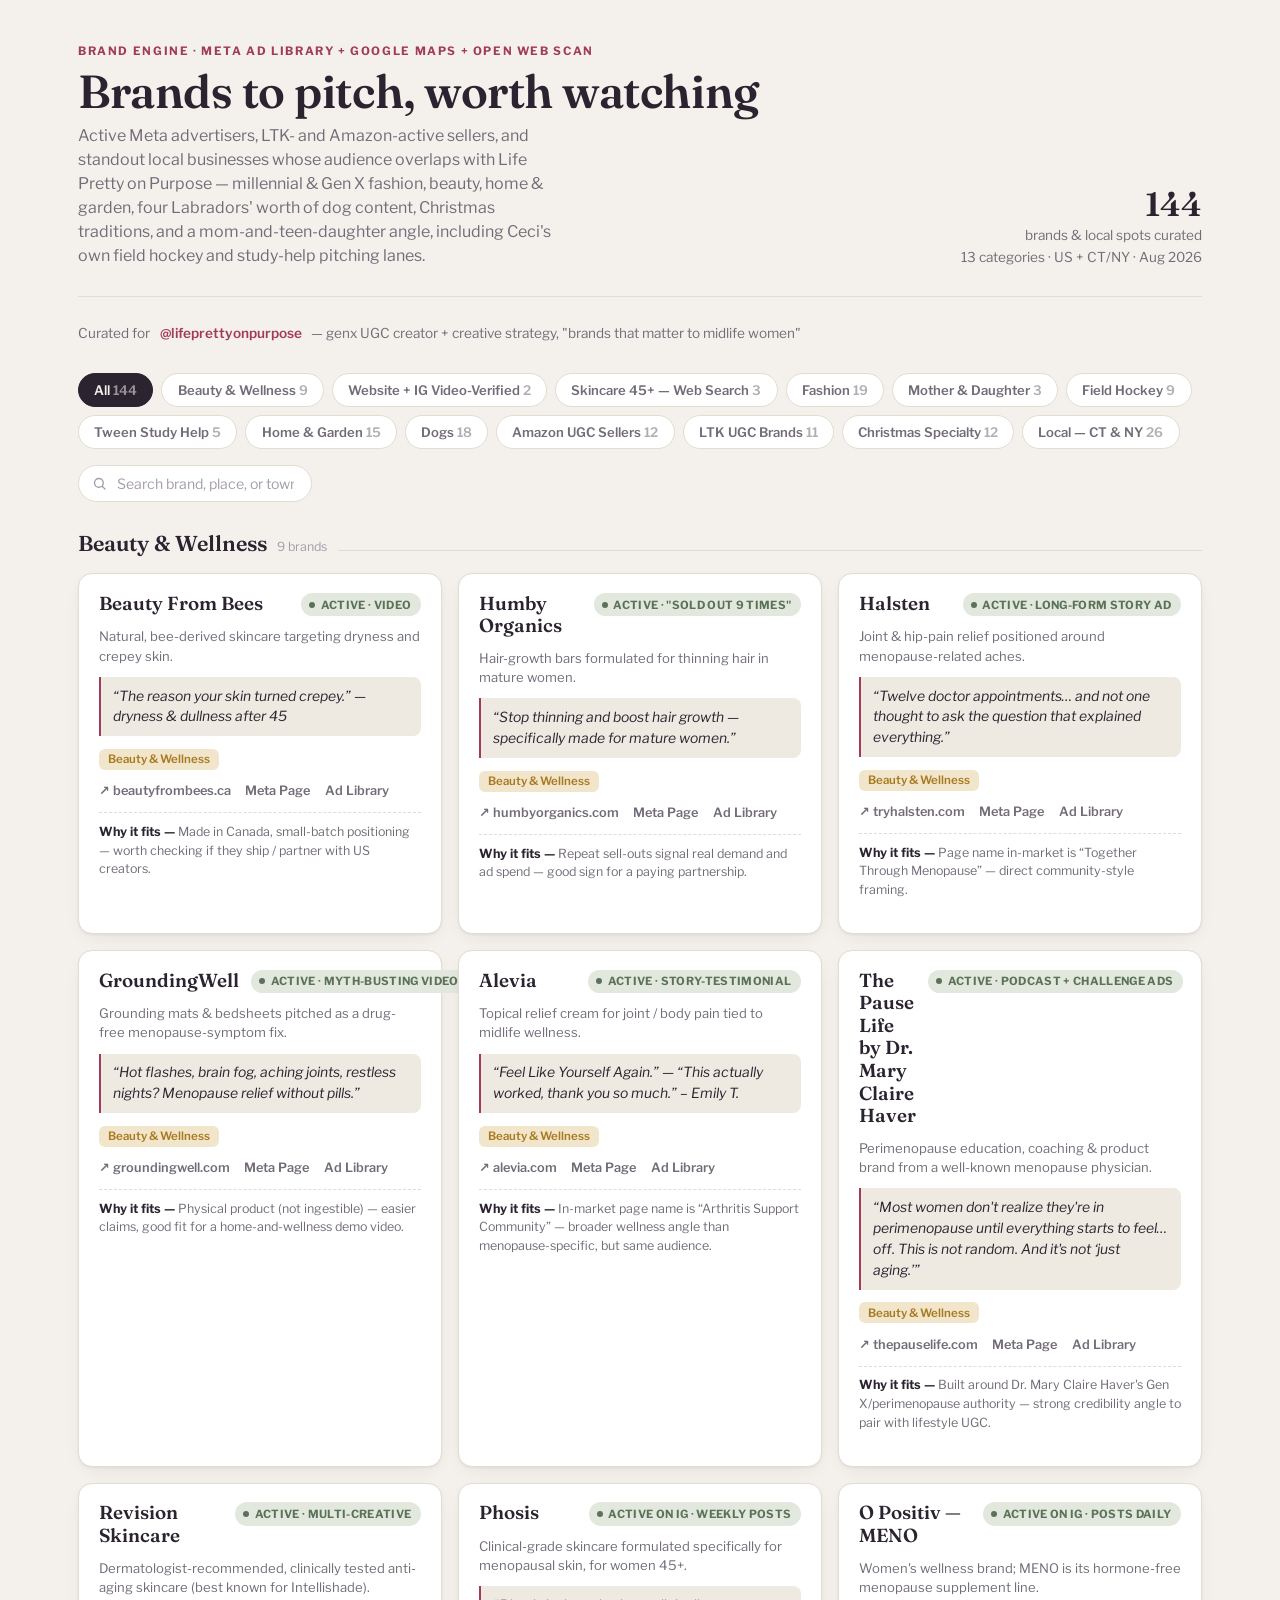
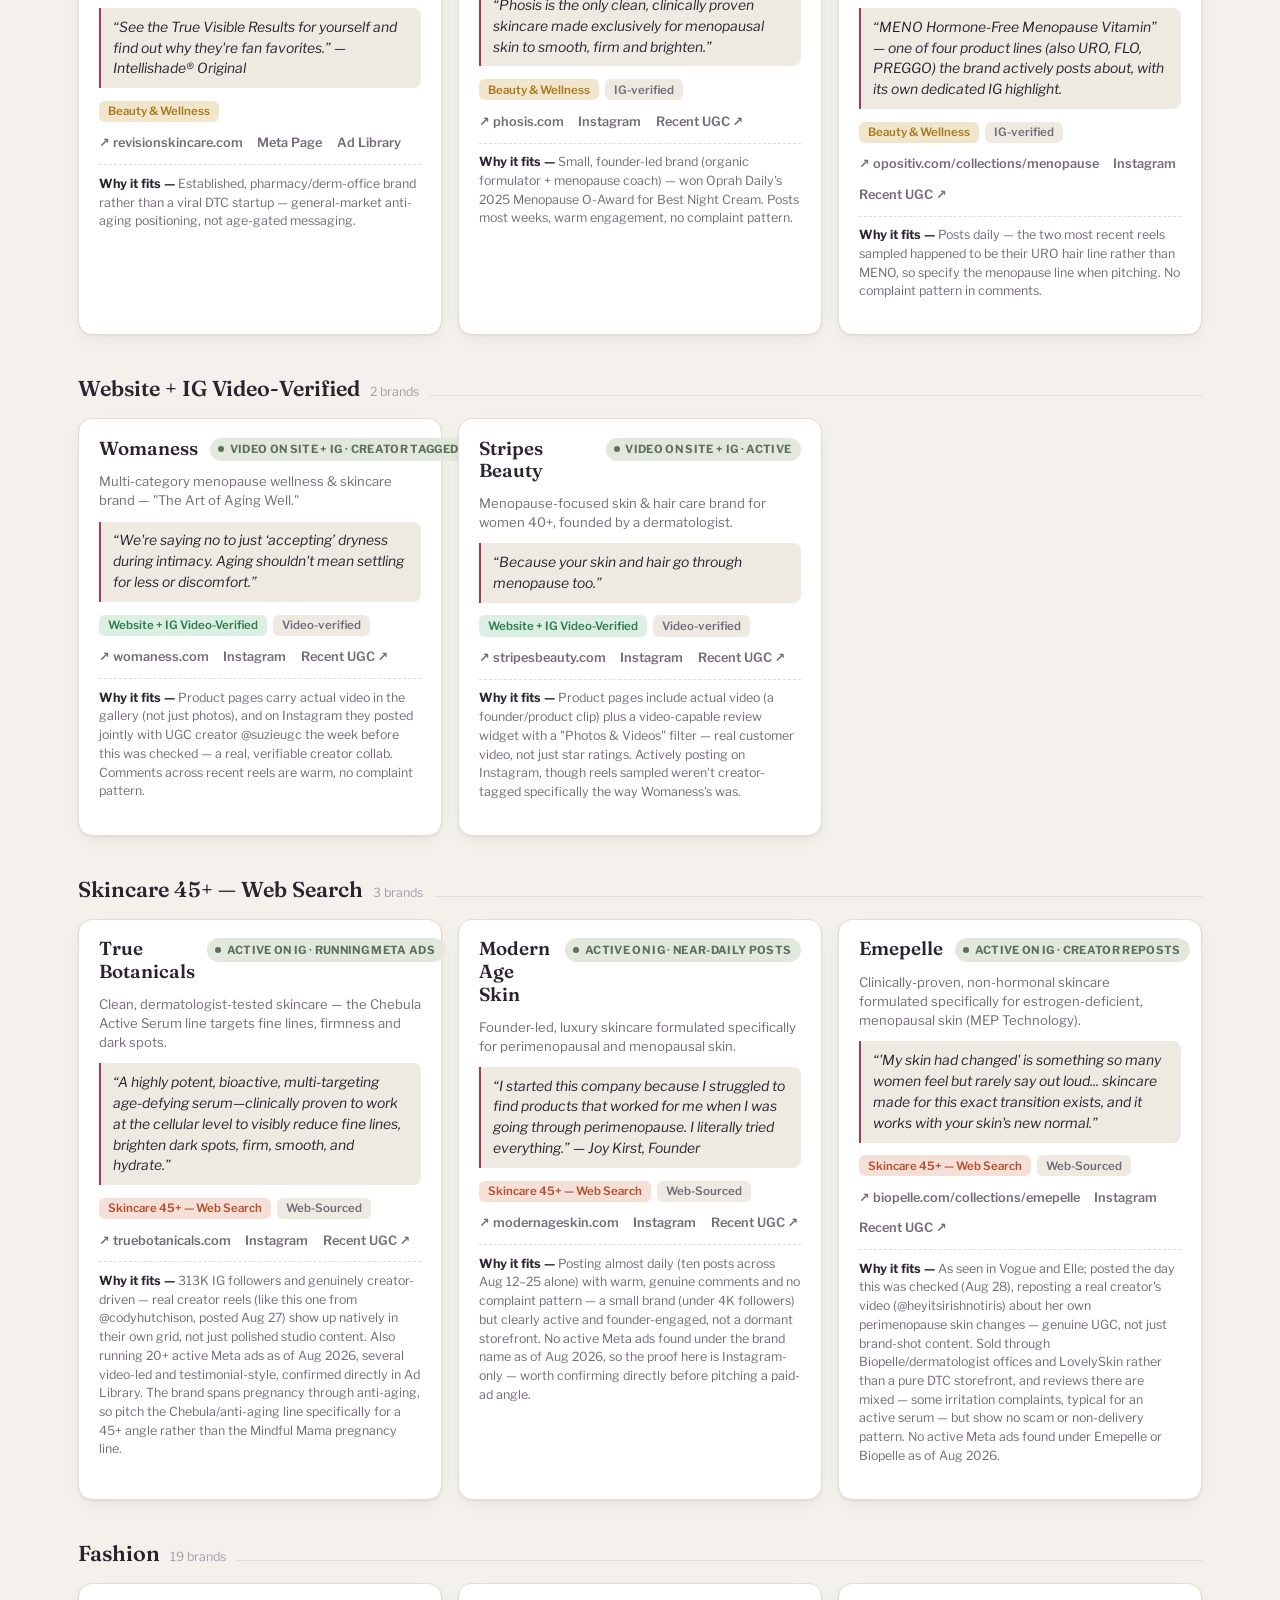
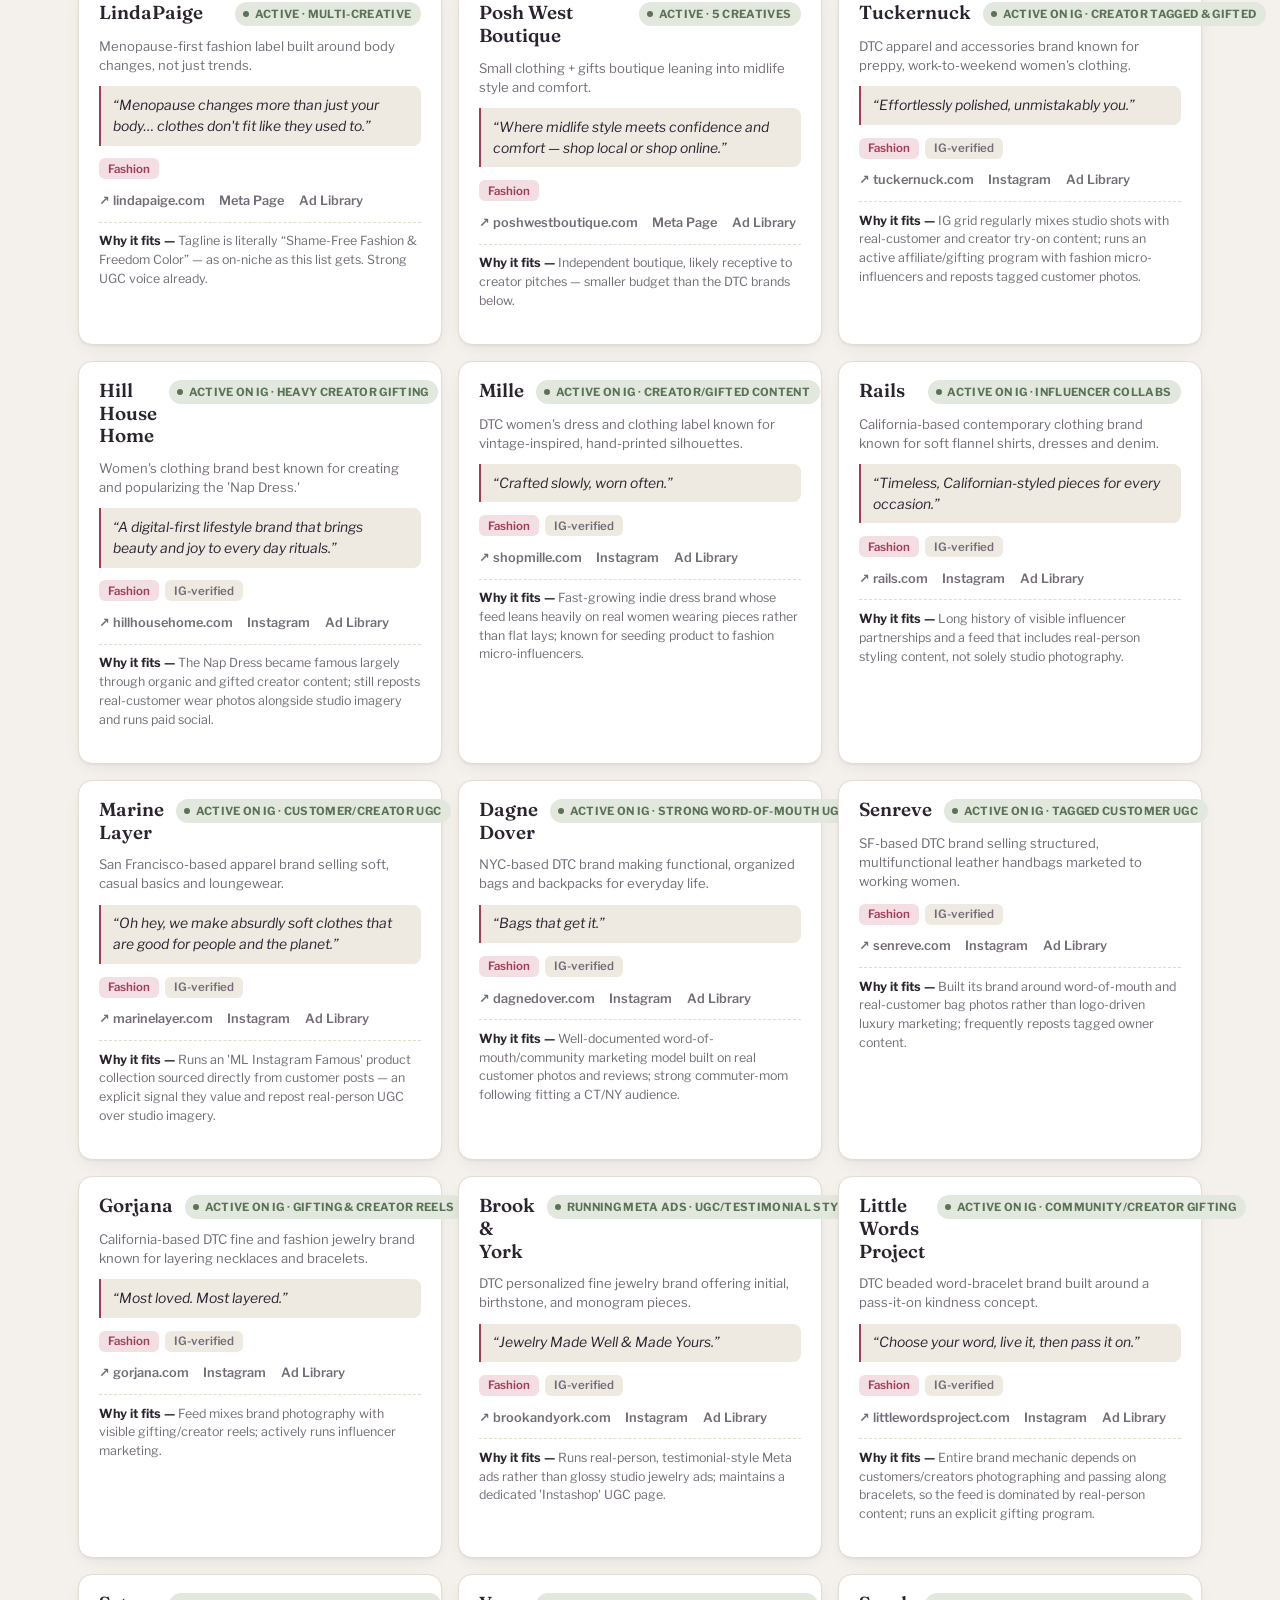
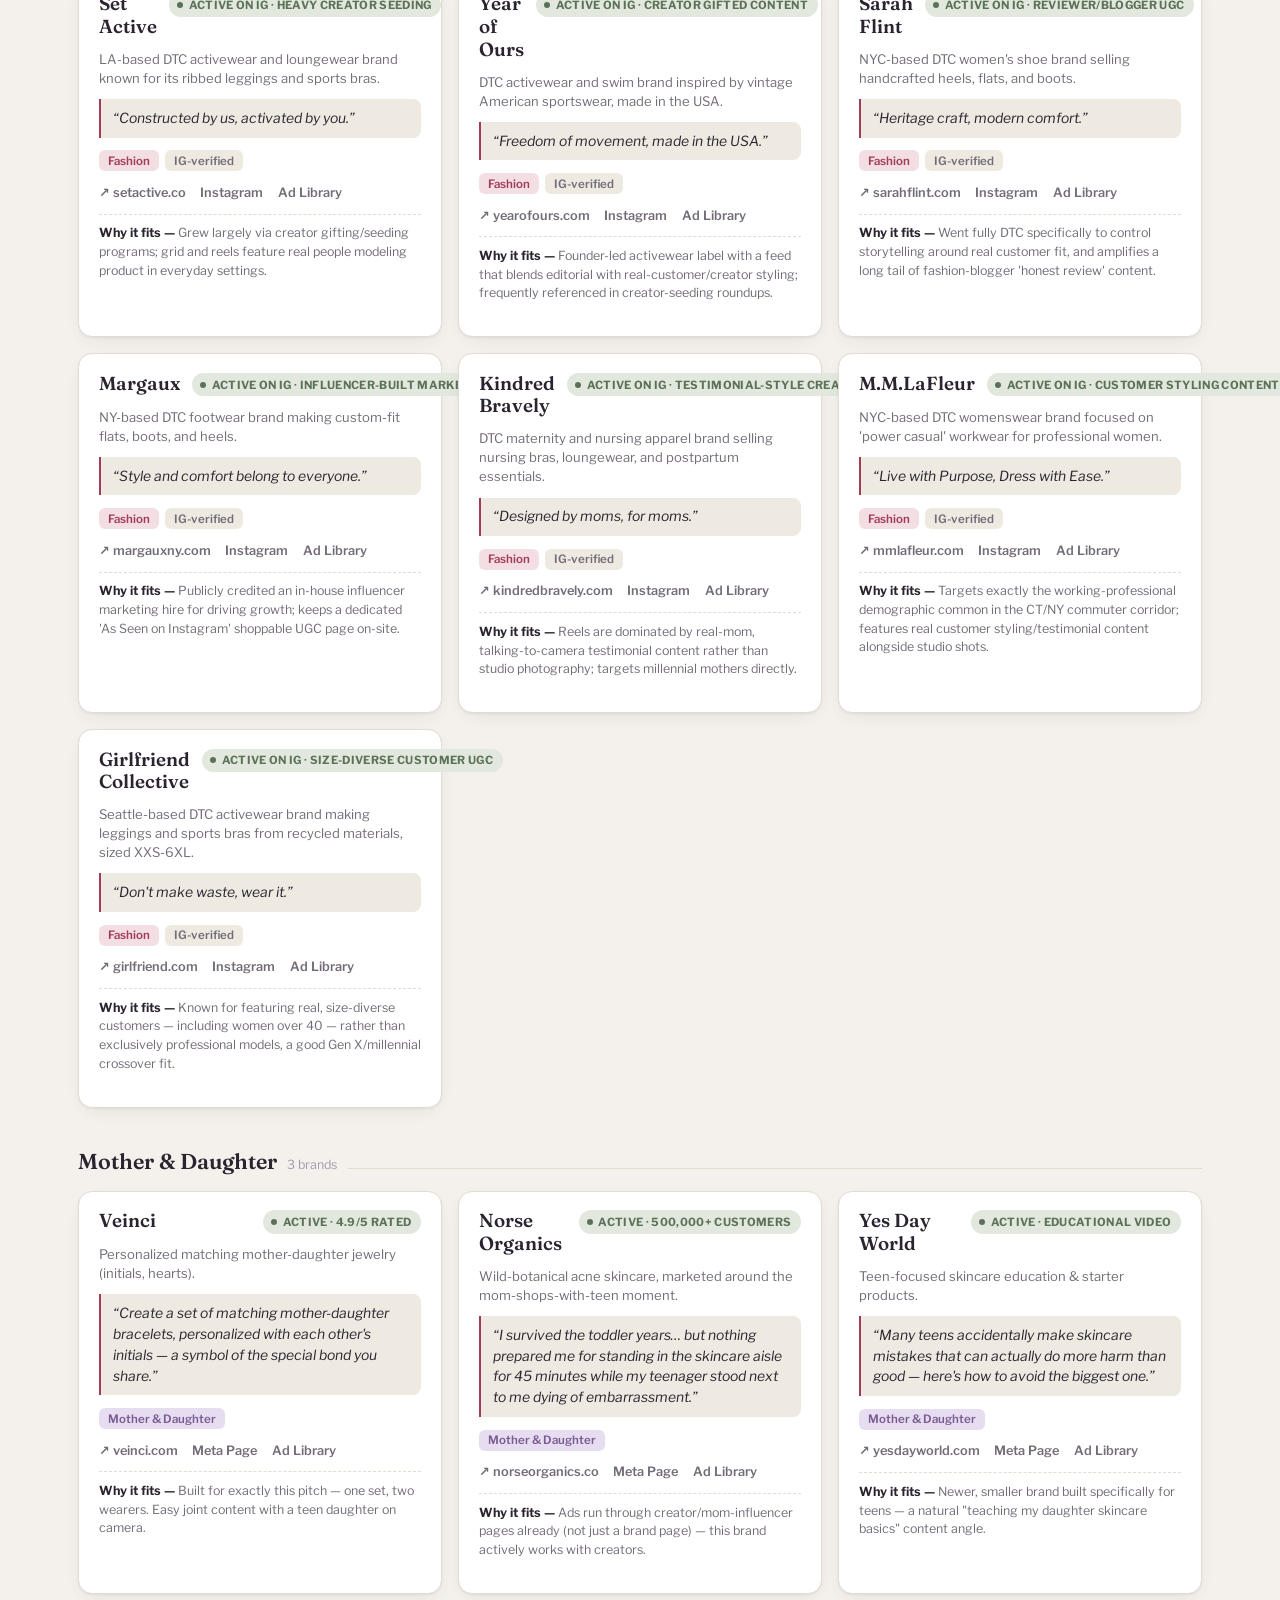
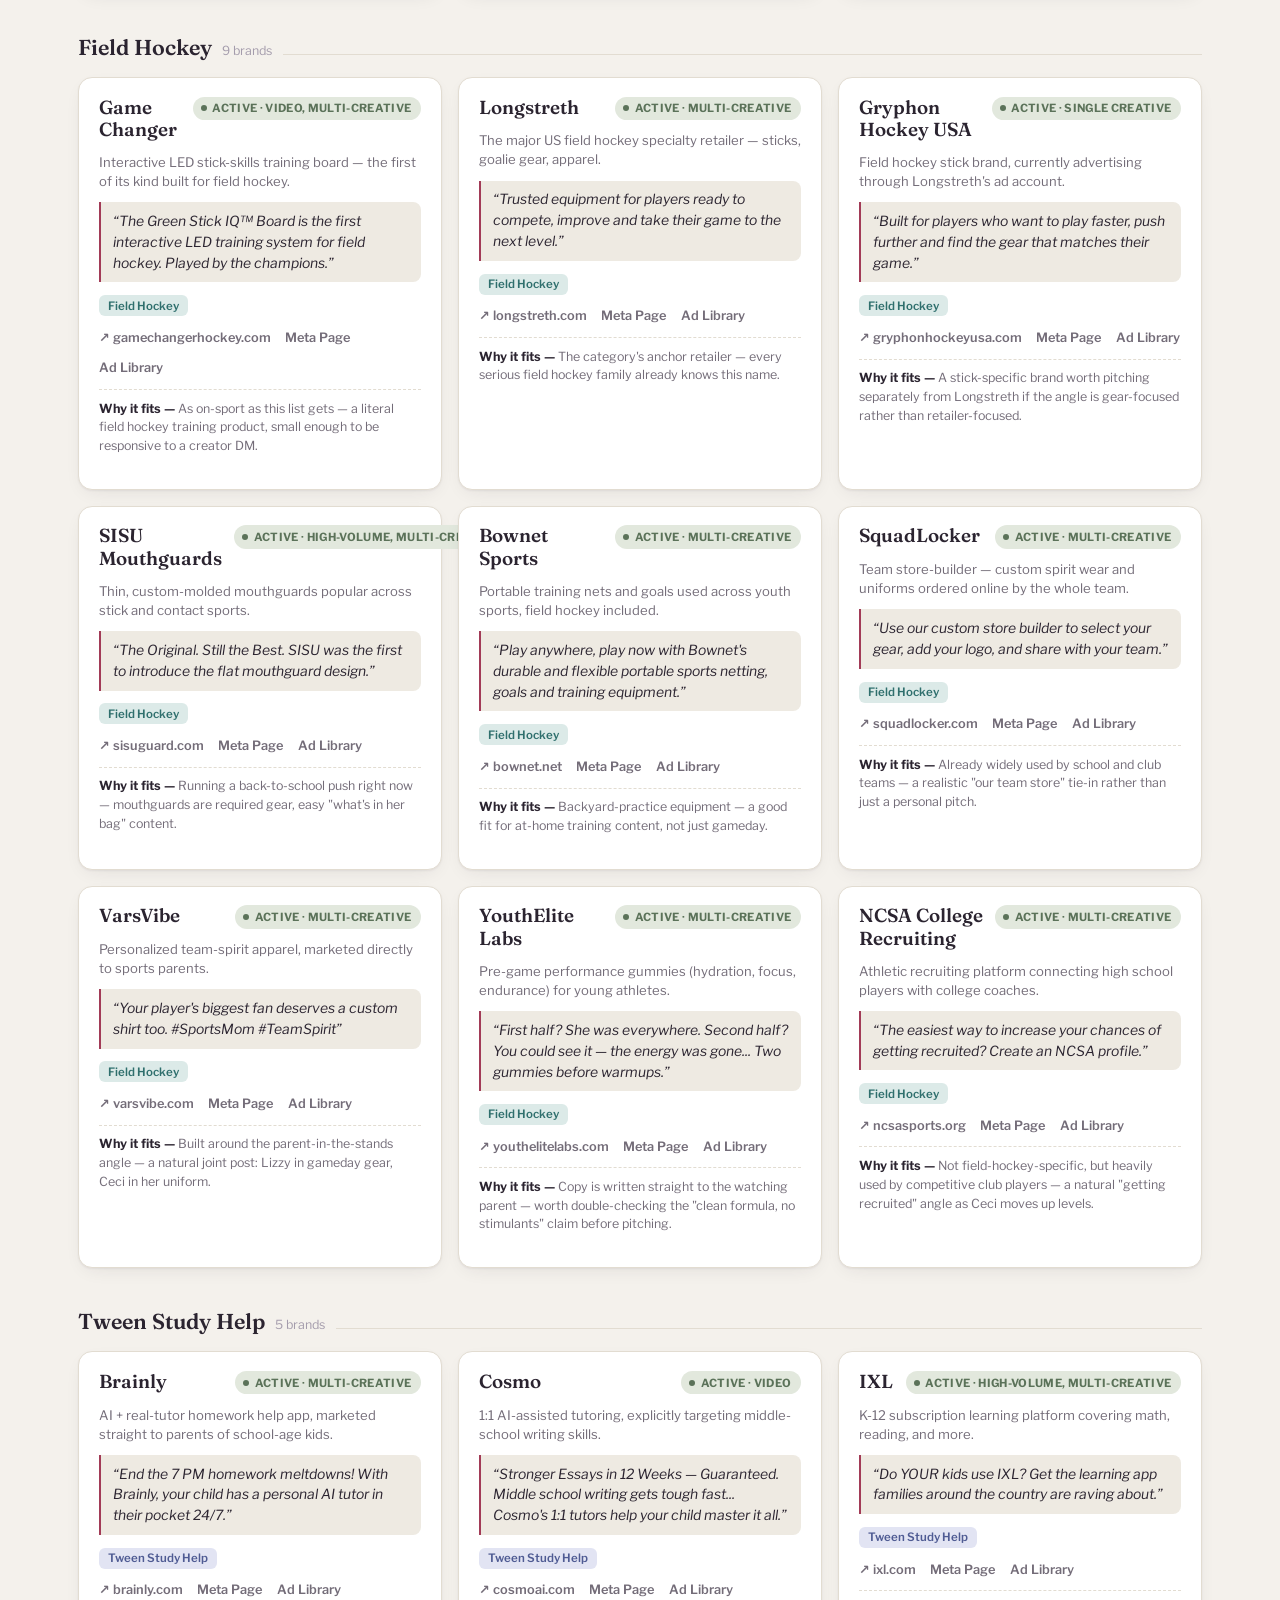
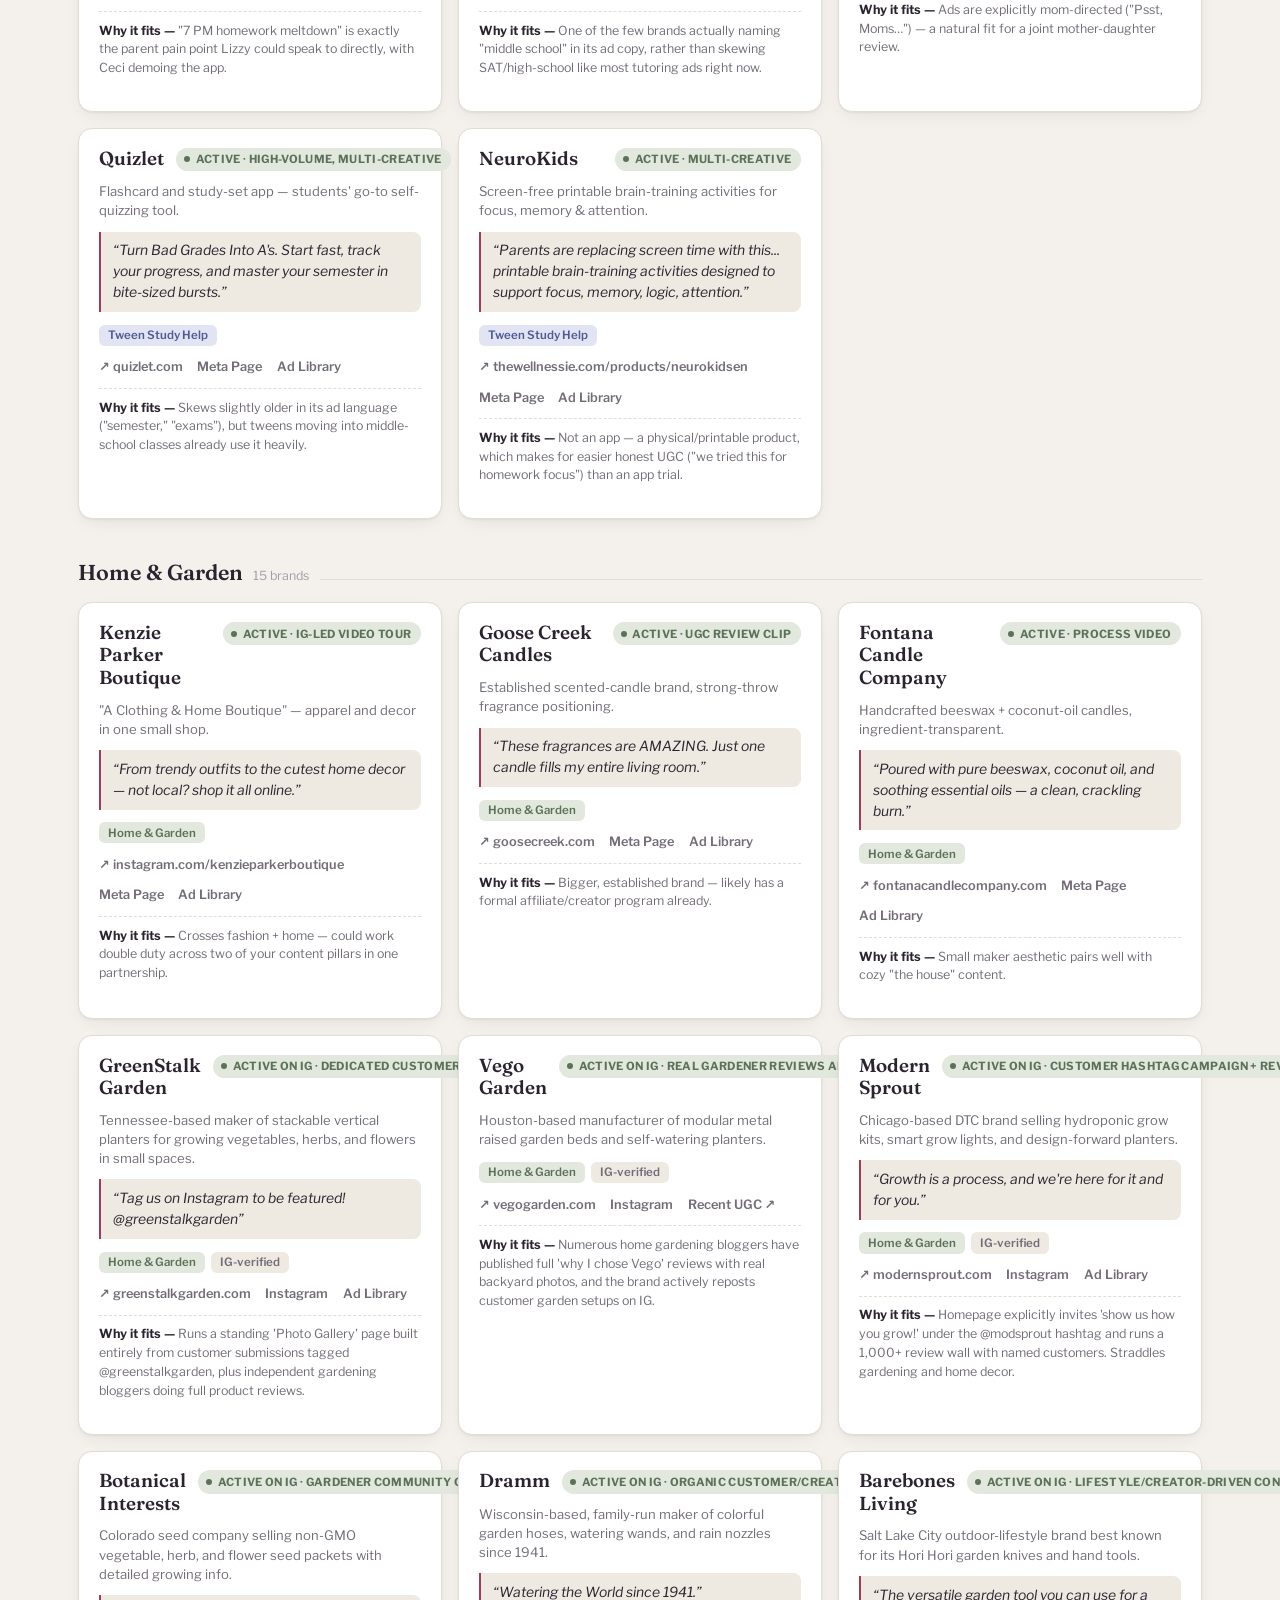
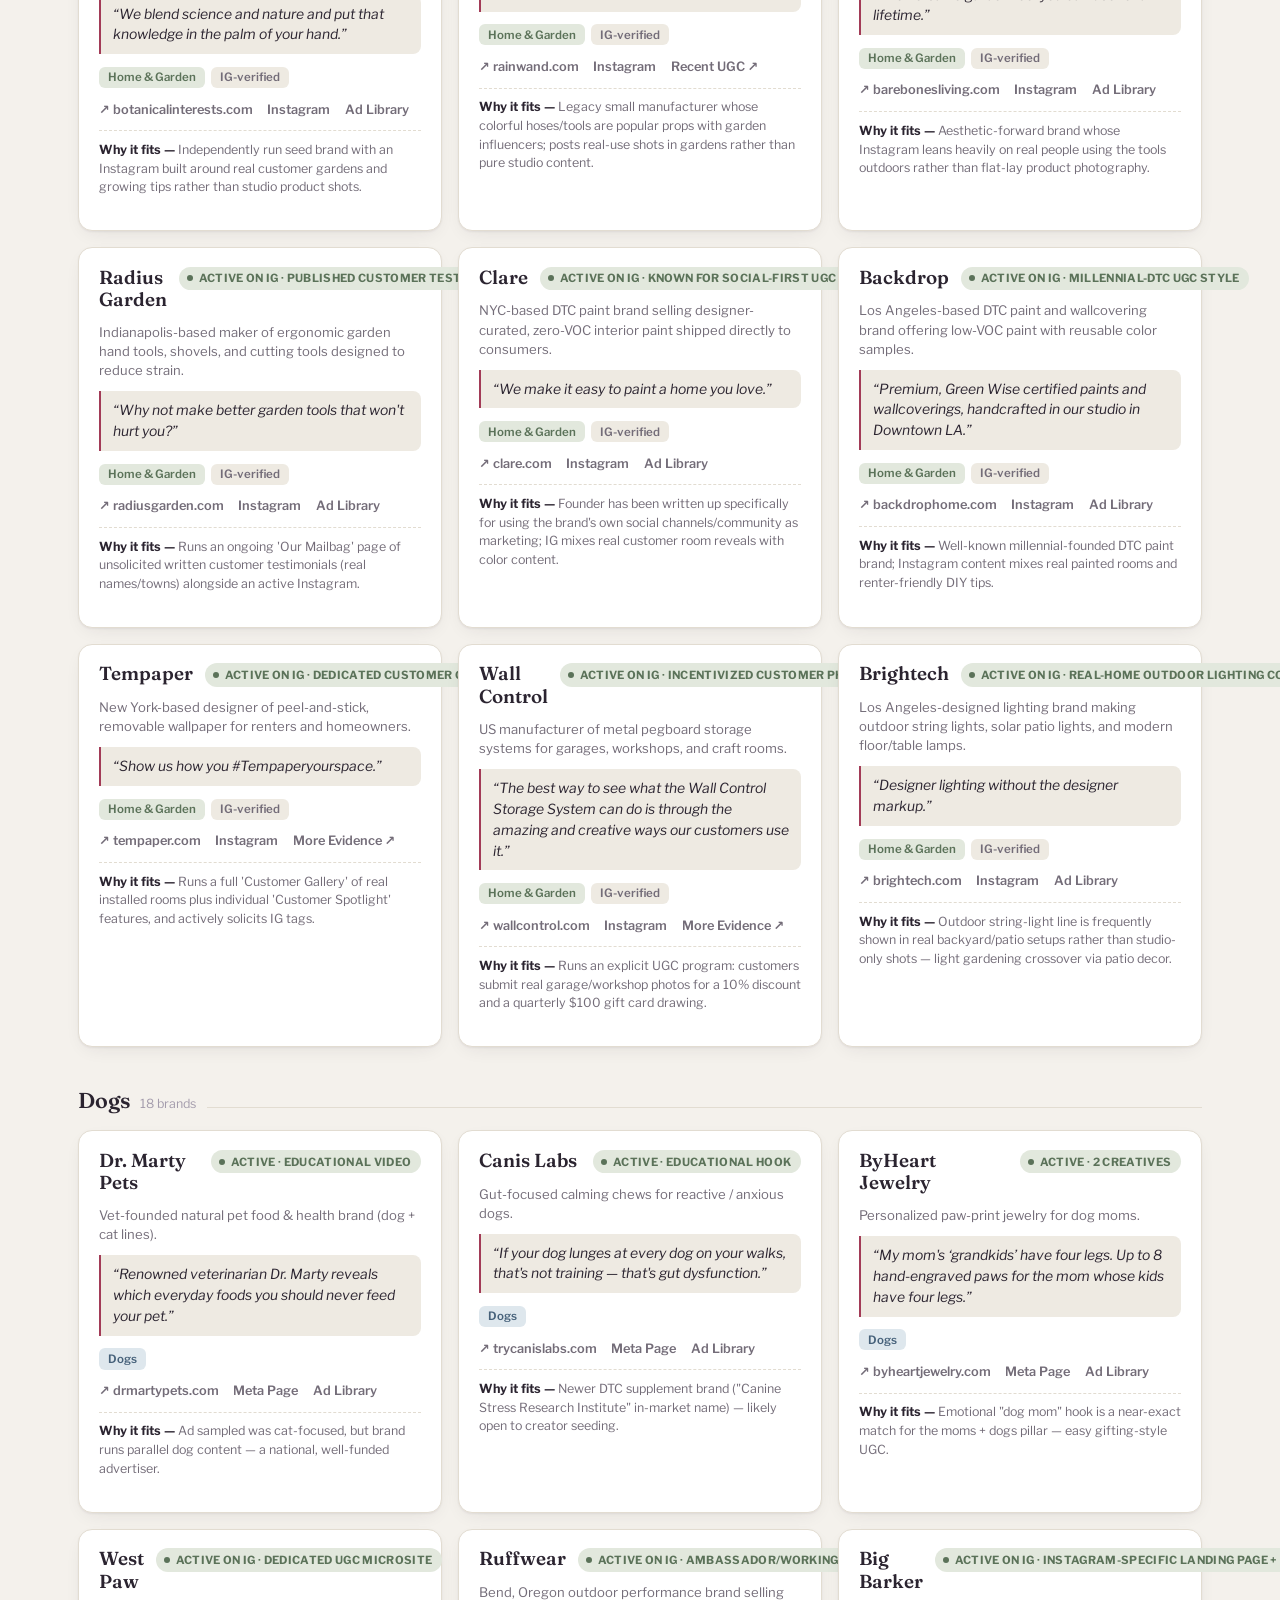
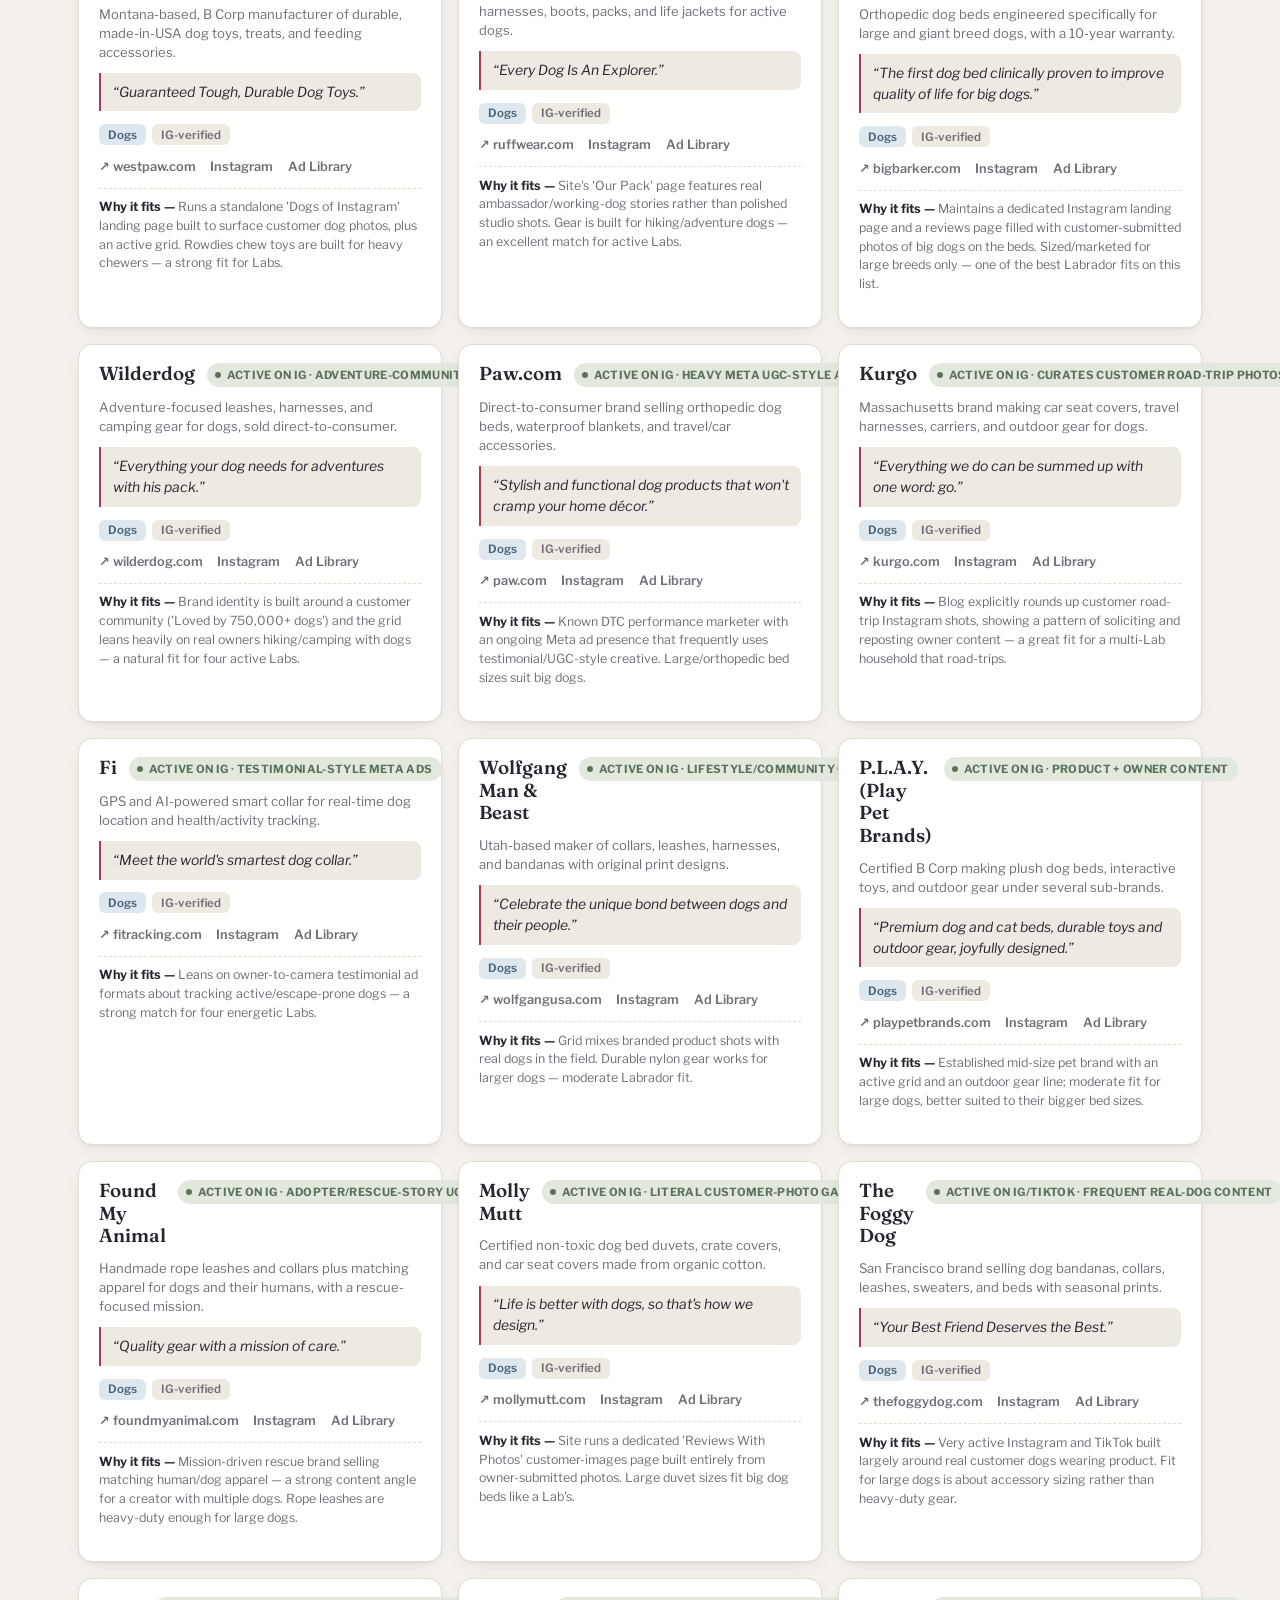
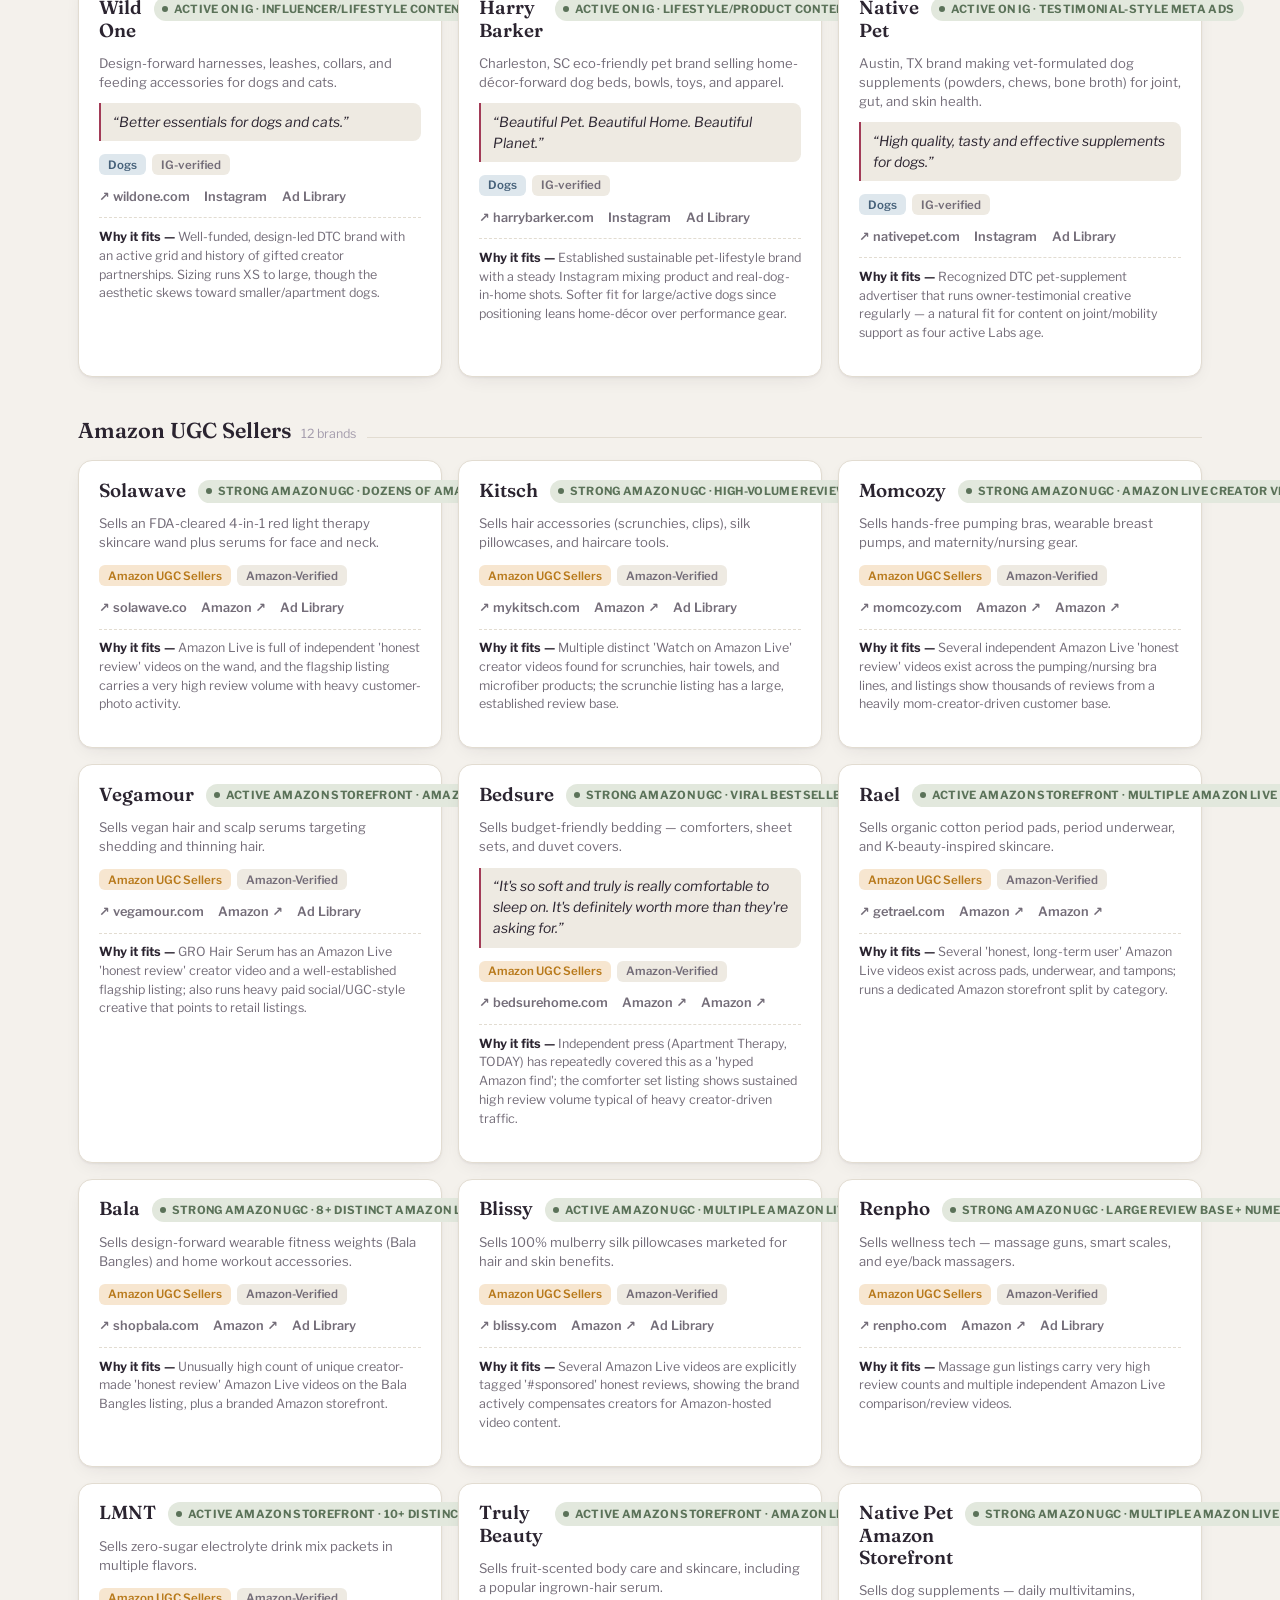
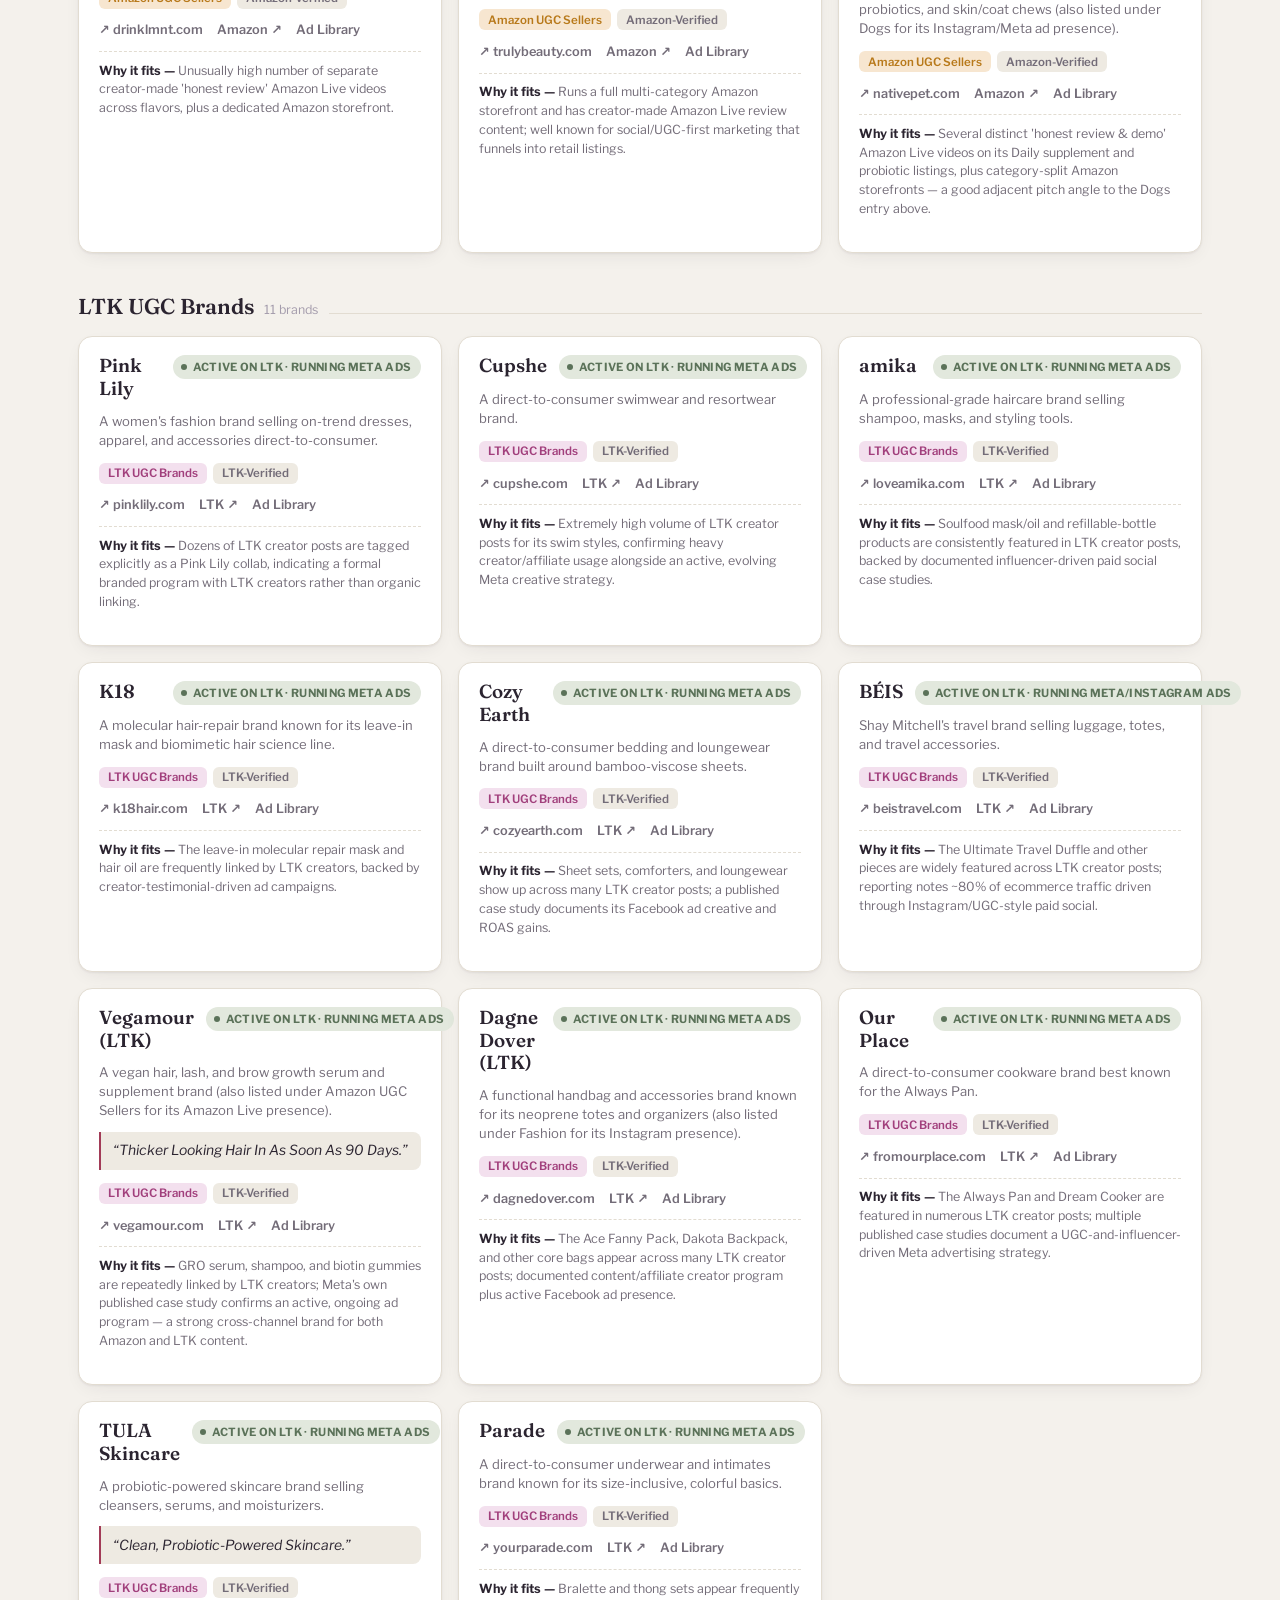
<file: lizzy.html>
<!DOCTYPE html>
<html lang="en">
<head>
<meta charset="UTF-8">
<meta name="viewport" content="width=device-width, initial-scale=1.0">
<meta name="robots" content="noindex, nofollow">
<title>Brand Engine — Lizzy</title>
<style>
  @import url('https://fonts.googleapis.com/css2?family=Fraunces:ital,opsz,wght@0,9..144,400;0,9..144,500;0,9..144,600;0,9..144,700;1,9..144,500&family=Libre+Franklin:wght@400;500;600;700;800&display=swap');

  :root{
    --paper:#f4f1ec;
    --surface:#ffffff;
    --surface-2:#eeeae2;
    --ink:#2b2430;
    --ink-soft:#736c78;
    --ink-faint:#a49cac;
    --berry:#a23b57;
    --berry-tint:#f3dee3;
    --sage:#5b7259;
    --sage-tint:#e2e8dd;
    --gold:#a9791f;
    --gold-tint:#f1e6cc;
    --blue:#456079;
    --blue-tint:#dee7ed;
    --copper:#9a5a2e;
    --copper-tint:#f0ddc9;
    --plum:#7a5a92;
    --plum-tint:#e7ddf0;
    --teal:#2f6f6d;
    --teal-tint:#dceae8;
    --indigo:#4f5b93;
    --indigo-tint:#e2e4f3;
    --emerald:#2e7d4f;
    --emerald-tint:#dcefe3;
    --coral:#b5502f;
    --coral-tint:#f5e0d8;
    --amazon:#b8791a;
    --amazon-tint:#f7e6d0;
    --ltk:#a13f7c;
    --ltk-tint:#f3e0ee;
    --xmas:#9c3030;
    --xmas-tint:#f5dcdc;
    --line:#e2dcd1;
    --shadow: 0 1px 2px rgba(43,36,48,0.06), 0 6px 20px -8px rgba(43,36,48,0.12);
    --radius: 14px;
  }

  @media (prefers-color-scheme: dark){
    :root:not([data-theme="light"]){
      --paper:#1c1720;
      --surface:#251f29;
      --surface-2:#2c2530;
      --ink:#f1ece9;
      --ink-soft:#b8aec0;
      --ink-faint:#7d7488;
      --berry:#e17b93;
      --berry-tint:#3c2530;
      --sage:#9bb695;
      --sage-tint:#2a3327;
      --gold:#d9b35c;
      --gold-tint:#372f1f;
      --blue:#8fb0cc;
      --blue-tint:#233240;
      --copper:#e0a468;
      --copper-tint:#3d2c1a;
      --plum:#c3a3da;
      --plum-tint:#372c47;
      --teal:#7fc4bf;
      --teal-tint:#1f3a38;
      --indigo:#a8b3e8;
      --indigo-tint:#2b2f4a;
      --emerald:#7fd9a8;
      --emerald-tint:#1c3a28;
      --coral:#e8927f;
      --coral-tint:#3d251f;
      --amazon:#e0a755;
      --amazon-tint:#3d2c14;
      --ltk:#d98fc0;
      --ltk-tint:#3a2438;
      --xmas:#dd7a7a;
      --xmas-tint:#3a1f1f;
      --line:#3a3240;
      --shadow: 0 1px 2px rgba(0,0,0,0.3), 0 10px 28px -10px rgba(0,0,0,0.5);
    }
  }
  :root[data-theme="dark"]{
    --paper:#1c1720;
    --surface:#251f29;
    --surface-2:#2c2530;
    --ink:#f1ece9;
    --ink-soft:#b8aec0;
    --ink-faint:#7d7488;
    --berry:#e17b93;
    --berry-tint:#3c2530;
    --sage:#9bb695;
    --sage-tint:#2a3327;
    --gold:#d9b35c;
    --gold-tint:#372f1f;
    --blue:#8fb0cc;
    --blue-tint:#233240;
    --copper:#e0a468;
    --copper-tint:#3d2c1a;
    --plum:#c3a3da;
    --plum-tint:#372c47;
    --teal:#7fc4bf;
    --teal-tint:#1f3a38;
    --indigo:#a8b3e8;
    --indigo-tint:#2b2f4a;
    --emerald:#7fd9a8;
    --emerald-tint:#1c3a28;
    --coral:#e8927f;
    --coral-tint:#3d251f;
    --amazon:#e0a755;
    --amazon-tint:#3d2c14;
    --ltk:#d98fc0;
    --ltk-tint:#3a2438;
    --xmas:#dd7a7a;
    --xmas-tint:#3a1f1f;
    --line:#3a3240;
    --shadow: 0 1px 2px rgba(0,0,0,0.3), 0 10px 28px -10px rgba(0,0,0,0.5);
  }

  *{box-sizing:border-box;}
  body{
    margin:0;
    background:var(--paper);
    color:var(--ink);
    font-family:'Libre Franklin', ui-sans-serif, system-ui, sans-serif;
    -webkit-font-smoothing:antialiased;
  }
  a{color:inherit;}

  .wrap{
    max-width:1180px;
    margin:0 auto;
    padding:2.75rem 1.75rem 5rem;
  }

  header.masthead{
    display:flex;
    justify-content:space-between;
    align-items:flex-end;
    gap:2rem;
    flex-wrap:wrap;
    padding-bottom:1.75rem;
    border-bottom:1px solid var(--line);
    margin-bottom:1.75rem;
  }
  .masthead-eyebrow{
    font-family:'Libre Franklin', sans-serif;
    font-size:0.72rem;
    font-weight:700;
    letter-spacing:0.14em;
    text-transform:uppercase;
    color:var(--berry);
    margin:0 0 0.6rem;
  }
  h1{
    font-family:'Fraunces', serif;
    font-weight:600;
    font-size:clamp(2.1rem, 4vw, 2.9rem);
    line-height:1.05;
    letter-spacing:-0.01em;
    margin:0 0 0.5rem;
    text-wrap:balance;
  }
  .masthead-sub{
    font-size:1rem;
    color:var(--ink-soft);
    max-width:44ch;
    line-height:1.5;
    margin:0;
  }
  .masthead-meta{
    text-align:right;
    font-size:0.85rem;
    color:var(--ink-soft);
    line-height:1.6;
  }
  .masthead-meta strong{
    display:block;
    font-family:'Fraunces', serif;
    font-size:2.1rem;
    font-weight:600;
    color:var(--ink);
    line-height:1;
    margin-bottom:0.2rem;
  }

  .source-line{
    display:flex;
    align-items:center;
    gap:0.6rem;
    font-size:0.85rem;
    color:var(--ink-soft);
    margin-bottom:2rem;
  }
  .source-line img{
    width:22px;height:22px;border-radius:6px;object-fit:cover;
  }
  .source-line a{
    color:var(--berry);
    text-decoration:none;
    font-weight:600;
  }
  .source-line a:hover{text-decoration:underline;}

  .toolbar{
    display:flex;
    justify-content:space-between;
    align-items:center;
    gap:1rem;
    flex-wrap:wrap;
    margin-bottom:1.75rem;
  }
  .filters{
    display:flex;
    gap:0.5rem;
    flex-wrap:wrap;
  }
  .chip{
    appearance:none;
    border:1px solid var(--line);
    background:var(--surface);
    color:var(--ink-soft);
    font-family:inherit;
    font-size:0.82rem;
    font-weight:600;
    padding:0.5rem 0.95rem;
    border-radius:999px;
    cursor:pointer;
    transition:background 0.15s ease, color 0.15s ease, border-color 0.15s ease;
  }
  .chip:hover{border-color:var(--berry);color:var(--ink);}
  .chip.active{
    background:var(--ink);
    border-color:var(--ink);
    color:var(--paper);
  }
  .search{
    display:flex;
    align-items:center;
    gap:0.5rem;
    background:var(--surface);
    border:1px solid var(--line);
    border-radius:999px;
    padding:0.5rem 0.95rem 0.5rem 0.8rem;
    min-width:230px;
  }
  .search svg{flex:none;color:var(--ink-faint);}
  .search input{
    border:none;
    outline:none;
    background:transparent;
    color:var(--ink);
    font-family:inherit;
    font-size:0.88rem;
    width:100%;
  }
  .search input::placeholder{color:var(--ink-faint);}

  .group{margin-bottom:2.5rem;}
  .group-head{
    display:flex;
    align-items:baseline;
    gap:0.65rem;
    margin-bottom:1rem;
  }
  .group-head h2{
    font-family:'Fraunces', serif;
    font-weight:600;
    font-size:1.35rem;
    margin:0;
  }
  .group-count{
    font-size:0.78rem;
    color:var(--ink-faint);
    font-variant-numeric:tabular-nums;
  }
  .group-line{
    flex:1;
    height:1px;
    background:var(--line);
  }

  .grid{
    display:grid;
    grid-template-columns:repeat(auto-fill, minmax(300px, 1fr));
    gap:1rem;
  }

  .card{
    background:var(--surface);
    border:1px solid var(--line);
    border-radius:var(--radius);
    padding:1.15rem 1.25rem 1.3rem;
    box-shadow:var(--shadow);
    display:flex;
    flex-direction:column;
    gap:0.7rem;
  }
  .card-top{
    display:flex;
    justify-content:space-between;
    align-items:flex-start;
    gap:0.75rem;
  }
  .card-title{
    font-family:'Fraunces', serif;
    font-weight:600;
    font-size:1.18rem;
    line-height:1.2;
    margin:0;
  }
  .card-desc{
    font-size:0.82rem;
    color:var(--ink-soft);
    line-height:1.45;
    margin:0;
  }
  .status{
    flex:none;
    display:inline-flex;
    align-items:center;
    gap:0.35rem;
    font-size:0.7rem;
    font-weight:700;
    letter-spacing:0.03em;
    text-transform:uppercase;
    color:var(--sage);
    background:var(--sage-tint);
    padding:0.3rem 0.6rem 0.3rem 0.5rem;
    border-radius:999px;
    white-space:nowrap;
  }
  .status::before{
    content:"";
    width:6px;height:6px;border-radius:50%;
    background:var(--sage);
  }
  .status.rating{
    color:var(--copper);
    background:var(--copper-tint);
  }
  .status.rating::before{content:none;}

  .quote{
    font-size:0.87rem;
    font-style:italic;
    color:var(--ink);
    background:var(--surface-2);
    border-left:2.5px solid var(--berry);
    padding:0.55rem 0.75rem;
    border-radius:0 8px 8px 0;
    line-height:1.5;
  }

  .meta-row{
    display:flex;
    flex-wrap:wrap;
    gap:0.4rem;
    margin-top:0.1rem;
  }
  .tag{
    font-size:0.72rem;
    font-weight:600;
    padding:0.22rem 0.55rem;
    border-radius:6px;
  }
  .tag.cat-beauty{background:var(--gold-tint);color:var(--gold);}
  .tag.cat-video{background:var(--emerald-tint);color:var(--emerald);}
  .tag.cat-search{background:var(--coral-tint);color:var(--coral);}
  .tag.cat-amazon{background:var(--amazon-tint);color:var(--amazon);}
  .tag.cat-ltk{background:var(--ltk-tint);color:var(--ltk);}
  .tag.cat-xmas{background:var(--xmas-tint);color:var(--xmas);}
  .tag.cat-fashion{background:var(--berry-tint);color:var(--berry);}
  .tag.cat-home{background:var(--sage-tint);color:var(--sage);}
  .tag.cat-dogs{background:var(--blue-tint);color:var(--blue);}
  .tag.cat-local{background:var(--copper-tint);color:var(--copper);}
  .tag.cat-momdaughter{background:var(--plum-tint);color:var(--plum);}
  .tag.cat-fieldhockey{background:var(--teal-tint);color:var(--teal);}
  .tag.cat-studyhelp{background:var(--indigo-tint);color:var(--indigo);}
  .tag.town{background:var(--surface-2);color:var(--ink-soft);}

  .stars{
    color:var(--copper);
    letter-spacing:0.02em;
  }

  .links{
    display:flex;
    gap:0.9rem;
    margin-top:0.15rem;
    font-size:0.8rem;
    font-weight:600;
    flex-wrap:wrap;
  }
  .links a{
    color:var(--ink-soft);
    text-decoration:none;
    display:inline-flex;
    align-items:center;
    gap:0.3rem;
    border-bottom:1px solid transparent;
  }
  .links a:hover{color:var(--berry);border-color:var(--berry);}

  .notes{
    font-size:0.78rem;
    color:var(--ink-soft);
    line-height:1.5;
    border-top:1px dashed var(--line);
    padding-top:0.6rem;
    margin-top:0.1rem;
  }
  .notes b{color:var(--ink);font-weight:700;}

  .empty{
    display:none;
    text-align:center;
    padding:3rem 1rem;
    color:var(--ink-soft);
    font-size:0.95rem;
  }

  footer{
    margin-top:3rem;
    padding-top:1.5rem;
    border-top:1px solid var(--line);
    font-size:0.8rem;
    color:var(--ink-faint);
    line-height:1.6;
  }

  @media (max-width:640px){
    header.masthead{flex-direction:column;align-items:flex-start;}
    .masthead-meta{text-align:left;}
    .toolbar{flex-direction:column;align-items:stretch;}
    .search{min-width:0;}
  }
</style>

</head>
<body>
<div class="wrap">

  <header class="masthead">
    <div>
      <p class="masthead-eyebrow">Brand Engine · Meta Ad Library + Google Maps + open web scan</p>
      <h1>Brands to pitch, worth watching</h1>
      <p class="masthead-sub">Active Meta advertisers, LTK- and Amazon-active sellers, and standout local businesses whose audience overlaps with Life Pretty on Purpose — millennial &amp; Gen&nbsp;X fashion, beauty, home &amp; garden, four Labradors' worth of dog content, Christmas traditions, and a mom-and-teen-daughter angle, including Ceci's own field hockey and study-help pitching lanes.</p>
    </div>
    <div class="masthead-meta">
      <strong id="stat-count">15</strong>
      brands &amp; local spots curated<br>
      13 categories · US + CT/NY · Aug 2026
    </div>
  </header>

  <p class="source-line">
    Curated for
    <a href="https://www.instagram.com/lifeprettyonpurpose/" target="_blank" rel="noopener">@lifeprettyonpurpose</a>
    — genx UGC creator + creative strategy, "brands that matter to midlife women"
  </p>

  <div class="toolbar">
    <div class="filters" id="filters"></div>
    <div class="search">
      <svg width="15" height="15" viewBox="0 0 24 24" fill="none" stroke="currentColor" stroke-width="2.2" stroke-linecap="round"><circle cx="11" cy="11" r="7"/><line x1="21" y1="21" x2="16.65" y2="16.65"/></svg>
      <input id="search" type="text" placeholder="Search brand, place, or town…">
    </div>
  </div>

  <div id="groups"></div>
  <p class="empty" id="empty">Nothing matches that search.</p>

  <footer>
    National brands: built from a manual pass through Meta's Ad Library (facebook.com/ads/library), filtered to <strong>Active</strong> US ads, across keyword searches built on age and life-stage — Gen X, perimenopause, hormone therapy, 45+, midlife fashion, mother-daughter — plus home decor and dog products. Meta's Ad Library doesn't expose audience race or ethnicity data, so selection here is on life-stage and general-market positioning, not demographic targeting; brands built specifically around another group's distinct product needs (e.g. hair/skin formulated for a different demographic) were left out as a content/audience fit call, the same way a men's grooming brand wouldn't fit this list either. "Ad activity" reflects what was visible on the library at time of capture, not a full account audit — click through to each brand's Ad Library link to see their current full ad set before reaching out.<br><br>
    Mother &amp; Daughter: brands whose ads or products are literally built for a mom and teen to use or wear together — matching jewelry, teen-skincare-meets-mom-skincare — so both of them have a natural angle to pitch jointly.<br><br>
    Field Hockey: built for Ceci, who plays. The true field-hockey-only advertiser pool on Meta is small — most of what's actually running are dropship keychains and generic language courses that happened to match the keyword — so this list is the strongest of what's genuinely on-sport (Longstreth, Gryphon, SISU, a field-hockey training board) plus adjacent youth-athlete brands a competitive player's family realistically buys: recruiting, team spirit wear, portable training gear, pre-game hydration. Nine brands, not the fuller round number hoped for — an honest reflection of how niche this sport's ad market is, not a shortfall in the search.<br><br>
    Tween Study Help: also built for Ceci. Filtered out brands whose current ad set skews SAT/high-school (a poor fit for a middle-schooler) and one guarantee-heavy "grade-level gains, guaranteed" reading program with the same pushy tone as a brand already excluded from the main list — the five kept here are either explicitly middle-school-targeted in their own copy (Cosmo) or age-flexible tools already popular with younger teens (Brainly, IXL, Quizlet, NeuroKids).<br><br>
    Beauty &amp; Wellness — Instagram-verified UGC (tagged "IG-verified"): brands found by browsing Instagram directly rather than Meta Ad Library, to answer a direct question about proof of recent creator content. Each was checked for an actual recent (within ~1–2 weeks) Reel and read for two things: does the brand collaborate with or repost real creators (not just its own studio content), and do the comments show a pattern of complaints — unauthorized charges, no customer service, "scam" — rather than isolated one-offs. Phosis and O Positiv (MENO) are both actively posting with clean comment sections. This same check is what surfaced a problem: Nuora, previously on this list, had a heavy and repeated pattern of scam and non-delivery complaints across its recent Reels and has been removed — worth Lizzy independently checking any brand's comments before reaching out, regardless of what's on this page.<br><br>
    Website + IG Video-Verified (tagged "Video-verified") — a stricter follow-up bar: does the brand have actual <em>video</em> — not photos or star-rating/text reviews — embedded on its own website, in addition to recent UGC video on Instagram? mynuora.com was the brand originally offered up as an example of this, but it doesn't actually hold up: its site is text and star-rating reviews plus a small looping carousel of customer photos, no video anywhere, and several of those reviews repeat near-verbatim with garbled Rs./$ currency formatting on the pricing widget — more evidence for the scam pattern that got Nuora removed above. Applying the real bar, six candidates were checked directly on their websites (looking for concrete signs like a "Tap to Unmute" product-gallery clip, a Play control, or a "Photos &amp; Videos" filter on the review widget, not just video-sounding marketing copy) — Womaness, Phosis, O Positiv, Kindra, Stripes Beauty, and Evernow — and only two actually had real embedded video: <strong>Womaness</strong> (video in its product gallery, plus the same creator-tagged Instagram collab noted above) and <strong>Stripes Beauty</strong> (a founder/product video plus a video-capable review widget, active on Instagram though not creator-tagged specifically). This is a deliberately narrow list — two out of six — because the bar itself is narrow; the other four aren't bad brands, they just don't clear "actual video on the website" the way these two do.<br><br>
    Skincare 45+ — Web Search (tagged "Web-Sourced"): unlike the other sections, these three weren't found by browsing Meta's Ad Library or Instagram for a known short list — they came from an open web search for skincare brands serving US women 45+, then vetted the same way: does the brand have UGC video or a strong UGC presence on Instagram, and are they running any UGC-style ads in Meta Ad Library right now? True Botanicals cleared both — real creator reels turning up natively in its own grid, plus 20+ active Meta ads as of Aug 2026 — though it's a broad clean-beauty brand, so pitch its anti-aging Chebula line specifically rather than its pregnancy line. Modern Age Skin and Emepelle are both explicitly built for perimenopausal/menopausal skin and show real, recent creator activity (Modern Age Skin posting almost daily with warm engagement; Emepelle reposting a creator's personal skin-change story the same day this was checked), but neither had an active Meta ad found under their name — that's flagged plainly in each entry rather than glossed over. Two names that came up in the same search, Pause Well-Aging and State of Menopause, turned out to be dead domains now redirecting to an unrelated streaming site — a reminder that even a well-reviewed brand name can go dark; both were dropped rather than included on outdated information.<br><br>
    A note on this larger batch (Fashion expansion, Home &amp; Garden, Dogs expansion, Amazon UGC Sellers, LTK UGC Brands, Christmas Specialty, and the new local fashion houses below): this round was researched at a deliberately lighter touch than the sections above — confirming each brand is a real, active, small-to-medium business with genuine UGC/creator evidence, rather than the full Instagram-grid-plus-Ad-Library-plus-comment-screening audit used earlier. Sites were checked for being live and real (not expired/squatted domains), and anything with an obvious scam pattern was quietly dropped rather than flagged. Treat this batch as a strong starting shortlist to verify further before outreach, not a fully audited list.<br><br>
    Fashion (expanded): the original two menopause-specific picks stay, plus sixteen more millennial-leaning DTC brands — Tuckernuck, Hill House Home, Mille, Rails, Marine Layer, Dagne Dover, Senreve, Gorjana, Brook &amp; York, Little Words Project, Set Active, Year of Ours, Sarah Flint, Margaux, Kindred Bravely, M.M.LaFleur, and Girlfriend Collective — each showing real creator/customer content on Instagram (not just studio shots) or active Meta ads. Deliberately excluded: brands too large to need outreach (Reformation, Aritzia) and brands skewing too young (Studs).<br><br>
    Home &amp; Garden: twelve brands split across gardening (GreenStalk Garden, Vego Garden, Modern Sprout, Botanical Interests, Dramm, Barebones Living, Radius Garden) and home improvement/DIY (Clare, Backdrop, Tempaper, Wall Control, Brightech), each with an explicit "tag us to be featured," customer photo gallery, or named testimonial program — not just studio product photography. Excluded brands too large/corporate for this list (Solo Stove, Trex, AeroGarden).<br><br>
    Dogs (expanded): fifteen more brands beyond the original three — West Paw, Ruffwear, Big Barker, Wilderdog, Paw.com, Kurgo, Fi, Wolfgang Man &amp; Beast, P.L.A.Y., Found My Animal, Molly Mutt, The Foggy Dog, Wild One, Harry Barker, and Native Pet — each noted for real owner/creator content or active Meta ads, with call-outs on which are the best fit for large, active dogs like her four Labradors (Big Barker's beds and Ruffwear's adventure gear are the strongest sizing/positioning matches) versus which lean toward smaller-dog aesthetics (Wild One).<br><br>
    Amazon UGC Sellers (tagged "Amazon-Verified"): twelve brands matching her Amazon storefront/influencer skillset specifically — Solawave, Kitsch, Momcozy, Vegamour, Bedsure, Rael, Bala, Blissy, Renpho, LMNT, Truly Beauty, and a Native Pet listing (cross-referenced with its Dogs entry) — each verified to have Amazon Live creator review videos, a branded Amazon storefront, or an unusually large, review-heavy listing, rather than being scraped generically. Amazon blocks automated browsing, so this evidence came from web search and press coverage rather than direct listing visits — worth a quick look at the actual listing before pitching.<br><br>
    LTK UGC Brands (tagged "LTK-Verified"): eleven brands confirmed active on the LTK platform (real, dated creator posts linking specific products) AND running UGC-style Meta ads — Pink Lily, Cupshe, amika, K18, Cozy Earth, BÉIS, Vegamour, Dagne Dover, Our Place, TULA Skincare, and Parade. Vegamour and Dagne Dover also appear above under Amazon UGC Sellers and Fashion respectively — genuinely cross-channel brands worth knowing pitch the same brand two different ways.<br><br>
    Christmas Specialty (tagged via the "Christmas Specialty" category): twelve brands spanning trees &amp; ornaments (King of Christmas, Old World Christmas, Ornament Shop), family matching pajamas (Little Sleepies, Roller Rabbit, Printfresh), personalization &amp; gifting (Marleylilly, Compartés, Bakery Bling), and entertaining (Hester &amp; Cook, Vermont Christmas Company, FreshCut Paper). Checked in late August, before most brands' 2026 holiday campaigns have ramped up — several entries are flagged as showing prior-season evidence rather than a currently live campaign; worth rechecking each closer to Q4 before reaching out. Excluded brands too large for this list (Hallmark, Pottery Barn, Balsam Hill) and one wholesale-only site with no consumer storefront (Cody Foster &amp; Co).<br><br>
    Local — CT &amp; NY: built from two different passes. The original set is a manual pass through Google Maps across Ridgefield, Wilton and New Canaan, CT, and Bedford, Katonah and Mount Kisco, NY — salons, dental, dog groomers, parks, and entertainment, favoring the highest rating and deepest review base available per category. In towns this size, review counts for boutique services rarely reach the thousands the way parks and national chains do — Waveny Park (1,049 reviews) is the only local listing to clear that bar outright; the rest were chosen as the strongest of what each town actually has. A second, newer pass added six independent fashion boutiques/houses specifically confirmed to be running active Meta ads right now (West2Westport, Mitchells, Elegant Ridgefield, Brand Nu Apparel, Herpret by Harpreet Virk, and A Little Something White Bridal Couture) — found via web search and verified directly in Meta Ad Library rather than by rating. Ridgefield and Westport had by far the strongest hit rate; New Canaan, Wilton, Katonah, Mount Kisco and Bedford, NY turned up dozens of real boutiques with no currently-active ad, so Darien, CT was added as the closest adjacent town once those six ran dry — a genuine reflection of how few very small local shops are running paid social right now, not a gap in the search. Ratings, review counts, and ad status are all a snapshot from Aug 2026 and will drift — recheck before outreach. Not affiliated with or endorsed by Meta or Google.
  </footer>
</div>

<script>
  const DATA = [
    {
      name: "LindaPaige",
      category: "fashion",
      desc: "Menopause-first fashion label built around body changes, not just trends.",
      status: "Active · multi-creative",
      quote: "“Menopause changes more than just your body… clothes don't fit like they used to.”",
      website: "lindapaige.com",
      fb: "https://www.facebook.com/lindapaigefashion/",
      adlib: "https://www.facebook.com/ads/library/?active_status=active&country=US&q=LindaPaige",
      notes: "Tagline is literally “Shame-Free Fashion &amp; Freedom Color” — as on-niche as this list gets. Strong UGC voice already."
    },
    {
      name: "Posh West Boutique",
      category: "fashion",
      desc: "Small clothing + gifts boutique leaning into midlife style and comfort.",
      status: "Active · 5 creatives",
      quote: "“Where midlife style meets confidence and comfort — shop local or shop online.”",
      website: "poshwestboutique.com",
      fb: "https://www.facebook.com/poshwestboutique/",
      adlib: "https://www.facebook.com/ads/library/?active_status=active&country=US&q=Posh%20West%20Boutique",
      notes: "Independent boutique, likely receptive to creator pitches — smaller budget than the DTC brands below."
    },

    // — Fashion, sourced from a broader web search for millennial-leaning DTC brands (Aug 2026) —
    {
      name: "Tuckernuck",
      category: "fashion",
      desc: "DTC apparel and accessories brand known for preppy, work-to-weekend women's clothing.",
      status: "Active on IG · creator tagged & gifted",
      quote: "“Effortlessly polished, unmistakably you.”",
      website: "tuckernuck.com",
      fb: "https://www.instagram.com/tuckernuck/",
      adlib: "https://www.facebook.com/ads/library/?active_status=active&ad_type=all&country=US&q=Tuckernuck",
      notes: "IG grid regularly mixes studio shots with real-customer and creator try-on content; runs an active affiliate/gifting program with fashion micro-influencers and reposts tagged customer photos."
    },
    {
      name: "Hill House Home",
      category: "fashion",
      desc: "Women's clothing brand best known for creating and popularizing the 'Nap Dress.'",
      status: "Active on IG · heavy creator gifting",
      quote: "“A digital-first lifestyle brand that brings beauty and joy to every day rituals.”",
      website: "hillhousehome.com",
      fb: "https://www.instagram.com/hillhouse/",
      adlib: "https://www.facebook.com/ads/library/?active_status=active&ad_type=all&country=US&q=Hill%20House%20Home",
      notes: "The Nap Dress became famous largely through organic and gifted creator content; still reposts real-customer wear photos alongside studio imagery and runs paid social."
    },
    {
      name: "Mille",
      category: "fashion",
      desc: "DTC women's dress and clothing label known for vintage-inspired, hand-printed silhouettes.",
      status: "Active on IG · creator/gifted content",
      quote: "“Crafted slowly, worn often.”",
      website: "shopmille.com",
      fb: "https://www.instagram.com/shopmille/",
      adlib: "https://www.facebook.com/ads/library/?active_status=active&ad_type=all&country=US&q=Mille%20shopmille",
      notes: "Fast-growing indie dress brand whose feed leans heavily on real women wearing pieces rather than flat lays; known for seeding product to fashion micro-influencers."
    },
    {
      name: "Rails",
      category: "fashion",
      desc: "California-based contemporary clothing brand known for soft flannel shirts, dresses and denim.",
      status: "Active on IG · influencer collabs",
      quote: "“Timeless, Californian-styled pieces for every occasion.”",
      website: "rails.com",
      fb: "https://www.instagram.com/rails/",
      adlib: "https://www.facebook.com/ads/library/?active_status=active&ad_type=all&country=US&q=Rails%20clothing",
      notes: "Long history of visible influencer partnerships and a feed that includes real-person styling content, not solely studio photography."
    },
    {
      name: "Marine Layer",
      category: "fashion",
      desc: "San Francisco-based apparel brand selling soft, casual basics and loungewear.",
      status: "Active on IG · customer/creator UGC",
      quote: "“Oh hey, we make absurdly soft clothes that are good for people and the planet.”",
      website: "marinelayer.com",
      fb: "https://www.instagram.com/marinelayer/",
      adlib: "https://www.facebook.com/ads/library/?active_status=active&ad_type=all&country=US&q=Marine%20Layer",
      notes: "Runs an 'ML Instagram Famous' product collection sourced directly from customer posts — an explicit signal they value and repost real-person UGC over studio imagery."
    },
    {
      name: "Dagne Dover",
      category: "fashion",
      desc: "NYC-based DTC brand making functional, organized bags and backpacks for everyday life.",
      status: "Active on IG · strong word-of-mouth UGC",
      quote: "“Bags that get it.”",
      website: "dagnedover.com",
      fb: "https://www.instagram.com/dagnedover/",
      adlib: "https://www.facebook.com/ads/library/?active_status=active&ad_type=all&country=US&q=Dagne%20Dover",
      notes: "Well-documented word-of-mouth/community marketing model built on real customer photos and reviews; strong commuter-mom following fitting a CT/NY audience."
    },
    {
      name: "Senreve",
      category: "fashion",
      desc: "SF-based DTC brand selling structured, multifunctional leather handbags marketed to working women.",
      status: "Active on IG · tagged customer UGC",
      website: "senreve.com",
      fb: "https://www.instagram.com/senreve/",
      adlib: "https://www.facebook.com/ads/library/?active_status=active&ad_type=all&country=US&q=Senreve",
      notes: "Built its brand around word-of-mouth and real-customer bag photos rather than logo-driven luxury marketing; frequently reposts tagged owner content."
    },
    {
      name: "Gorjana",
      category: "fashion",
      desc: "California-based DTC fine and fashion jewelry brand known for layering necklaces and bracelets.",
      status: "Active on IG · gifting & creator reels",
      quote: "“Most loved. Most layered.”",
      website: "gorjana.com",
      fb: "https://www.instagram.com/gorjana/",
      adlib: "https://www.facebook.com/ads/library/?active_status=active&ad_type=all&country=US&q=Gorjana",
      notes: "Feed mixes brand photography with visible gifting/creator reels; actively runs influencer marketing."
    },
    {
      name: "Brook & York",
      category: "fashion",
      desc: "DTC personalized fine jewelry brand offering initial, birthstone, and monogram pieces.",
      status: "Running Meta ads · UGC/testimonial style",
      quote: "“Jewelry Made Well & Made Yours.”",
      website: "brookandyork.com",
      fb: "https://www.instagram.com/brookandyork/",
      adlib: "https://www.facebook.com/ads/library/?active_status=active&ad_type=all&country=US&q=Brook%20and%20York",
      notes: "Runs real-person, testimonial-style Meta ads rather than glossy studio jewelry ads; maintains a dedicated 'Instashop' UGC page."
    },
    {
      name: "Little Words Project",
      category: "fashion",
      desc: "DTC beaded word-bracelet brand built around a pass-it-on kindness concept.",
      status: "Active on IG · community/creator gifting",
      quote: "“Choose your word, live it, then pass it on.”",
      website: "littlewordsproject.com",
      fb: "https://www.instagram.com/littlewordsproject/",
      adlib: "https://www.facebook.com/ads/library/?active_status=active&ad_type=all&country=US&q=Little%20Words%20Project",
      notes: "Entire brand mechanic depends on customers/creators photographing and passing along bracelets, so the feed is dominated by real-person content; runs an explicit gifting program."
    },
    {
      name: "Set Active",
      category: "fashion",
      desc: "LA-based DTC activewear and loungewear brand known for its ribbed leggings and sports bras.",
      status: "Active on IG · heavy creator seeding",
      quote: "“Constructed by us, activated by you.”",
      website: "setactive.co",
      fb: "https://www.instagram.com/setactive/",
      adlib: "https://www.facebook.com/ads/library/?active_status=active&ad_type=all&country=US&q=Set%20Active",
      notes: "Grew largely via creator gifting/seeding programs; grid and reels feature real people modeling product in everyday settings."
    },
    {
      name: "Year of Ours",
      category: "fashion",
      desc: "DTC activewear and swim brand inspired by vintage American sportswear, made in the USA.",
      status: "Active on IG · creator gifted content",
      quote: "“Freedom of movement, made in the USA.”",
      website: "yearofours.com",
      fb: "https://www.instagram.com/yearofours/",
      adlib: "https://www.facebook.com/ads/library/?active_status=active&ad_type=all&country=US&q=Year%20of%20Ours",
      notes: "Founder-led activewear label with a feed that blends editorial with real-customer/creator styling; frequently referenced in creator-seeding roundups."
    },
    {
      name: "Sarah Flint",
      category: "fashion",
      desc: "NYC-based DTC women's shoe brand selling handcrafted heels, flats, and boots.",
      status: "Active on IG · reviewer/blogger UGC",
      quote: "“Heritage craft, modern comfort.”",
      website: "sarahflint.com",
      fb: "https://www.instagram.com/sarahflint_nyc/",
      adlib: "https://www.facebook.com/ads/library/?active_status=active&ad_type=all&country=US&q=Sarah%20Flint",
      notes: "Went fully DTC specifically to control storytelling around real customer fit, and amplifies a long tail of fashion-blogger 'honest review' content."
    },
    {
      name: "Margaux",
      category: "fashion",
      desc: "NY-based DTC footwear brand making custom-fit flats, boots, and heels.",
      status: "Active on IG · influencer-built marketing",
      quote: "“Style and comfort belong to everyone.”",
      website: "margauxny.com",
      fb: "https://www.instagram.com/margauxny/",
      adlib: "https://www.facebook.com/ads/library/?active_status=active&ad_type=all&country=US&q=Margaux",
      notes: "Publicly credited an in-house influencer marketing hire for driving growth; keeps a dedicated 'As Seen on Instagram' shoppable UGC page on-site."
    },
    {
      name: "Kindred Bravely",
      category: "fashion",
      desc: "DTC maternity and nursing apparel brand selling nursing bras, loungewear, and postpartum essentials.",
      status: "Active on IG · testimonial-style creator content",
      quote: "“Designed by moms, for moms.”",
      website: "kindredbravely.com",
      fb: "https://www.instagram.com/kindredbravely/",
      adlib: "https://www.facebook.com/ads/library/?active_status=active&ad_type=all&country=US&q=Kindred%20Bravely",
      notes: "Reels are dominated by real-mom, talking-to-camera testimonial content rather than studio photography; targets millennial mothers directly."
    },
    {
      name: "M.M.LaFleur",
      category: "fashion",
      desc: "NYC-based DTC womenswear brand focused on 'power casual' workwear for professional women.",
      status: "Active on IG · customer styling content",
      quote: "“Live with Purpose, Dress with Ease.”",
      website: "mmlafleur.com",
      fb: "https://www.instagram.com/mmlafleur/",
      adlib: "https://www.facebook.com/ads/library/?active_status=active&ad_type=all&country=US&q=MM%20LaFleur",
      notes: "Targets exactly the working-professional demographic common in the CT/NY commuter corridor; features real customer styling/testimonial content alongside studio shots."
    },
    {
      name: "Girlfriend Collective",
      category: "fashion",
      desc: "Seattle-based DTC activewear brand making leggings and sports bras from recycled materials, sized XXS-6XL.",
      status: "Active on IG · size-diverse customer UGC",
      quote: "“Don't make waste, wear it.”",
      website: "girlfriend.com",
      fb: "https://www.instagram.com/girlfriendcollective/",
      adlib: "https://www.facebook.com/ads/library/?active_status=active&ad_type=all&country=US&q=Girlfriend%20Collective",
      notes: "Known for featuring real, size-diverse customers — including women over 40 — rather than exclusively professional models, a good Gen X/millennial crossover fit."
    },

    {
      name: "Beauty From Bees",
      category: "beauty",
      desc: "Natural, bee-derived skincare targeting dryness and crepey skin.",
      status: "Active · video",
      quote: "“The reason your skin turned crepey.” — dryness &amp; dullness after 45",
      website: "beautyfrombees.ca",
      fb: "https://www.facebook.com/beautyfrombee/",
      adlib: "https://www.facebook.com/ads/library/?active_status=active&country=US&q=Beauty%20From%20Bees",
      notes: "Made in Canada, small-batch positioning — worth checking if they ship / partner with US creators."
    },
    {
      name: "Humby Organics",
      category: "beauty",
      desc: "Hair-growth bars formulated for thinning hair in mature women.",
      status: "Active · \"sold out 9 times\"",
      quote: "“Stop thinning and boost hair growth — specifically made for mature women.”",
      website: "humbyorganics.com",
      fb: "https://www.facebook.com/thehumbyorganics/",
      adlib: "https://www.facebook.com/ads/library/?active_status=active&country=US&q=Humby%20Organics",
      notes: "Repeat sell-outs signal real demand and ad spend — good sign for a paying partnership."
    },
    {
      name: "Halsten",
      category: "beauty",
      desc: "Joint & hip-pain relief positioned around menopause-related aches.",
      status: "Active · long-form story ad",
      quote: "“Twelve doctor appointments… and not one thought to ask the question that explained everything.”",
      website: "tryhalsten.com",
      fb: "https://www.facebook.com/61580488580009/",
      adlib: "https://www.facebook.com/ads/library/?active_status=active&country=US&q=tryhalsten.com",
      notes: "Page name in-market is “Together Through Menopause” — direct community-style framing."
    },
    {
      name: "GroundingWell",
      category: "beauty",
      desc: "Grounding mats & bedsheets pitched as a drug-free menopause-symptom fix.",
      status: "Active · myth-busting video",
      quote: "“Hot flashes, brain fog, aching joints, restless nights? Menopause relief without pills.”",
      website: "groundingwell.com",
      fb: "https://www.facebook.com/groundingwell/",
      adlib: "https://www.facebook.com/ads/library/?active_status=active&country=US&q=GroundingWell",
      notes: "Physical product (not ingestible) — easier claims, good fit for a home-and-wellness demo video."
    },
    {
      name: "Kenzie Parker Boutique",
      category: "home",
      desc: "\"A Clothing &amp; Home Boutique\" — apparel and decor in one small shop.",
      status: "Active · IG-led video tour",
      quote: "“From trendy outfits to the cutest home decor — not local? shop it all online.”",
      website: "instagram.com/kenzieparkerboutique",
      fb: "https://www.facebook.com/kenzieparkerboutique/",
      adlib: "https://www.facebook.com/ads/library/?active_status=active&country=US&q=Kenzie%20Parker%20Boutique",
      notes: "Crosses fashion + home — could work double duty across two of your content pillars in one partnership."
    },
    {
      name: "Goose Creek Candles",
      category: "home",
      desc: "Established scented-candle brand, strong-throw fragrance positioning.",
      status: "Active · UGC review clip",
      quote: "“These fragrances are AMAZING. Just one candle fills my entire living room.”",
      website: "goosecreek.com",
      fb: "https://www.facebook.com/goosecreekco/",
      adlib: "https://www.facebook.com/ads/library/?active_status=active&country=US&q=Goose%20Creek%20Candles",
      notes: "Bigger, established brand — likely has a formal affiliate/creator program already."
    },
    {
      name: "Fontana Candle Company",
      category: "home",
      desc: "Handcrafted beeswax + coconut-oil candles, ingredient-transparent.",
      status: "Active · process video",
      quote: "“Poured with pure beeswax, coconut oil, and soothing essential oils — a clean, crackling burn.”",
      website: "fontanacandlecompany.com",
      fb: "https://www.facebook.com/FontanaCandleCompany/",
      adlib: "https://www.facebook.com/ads/library/?active_status=active&country=US&q=Fontana%20Candle%20Company",
      notes: "Small maker aesthetic pairs well with cozy \"the house\" content."
    },

    // — Home & Garden, sourced from a broader web search (Aug 2026) —
    {
      name: "GreenStalk Garden",
      category: "home",
      desc: "Tennessee-based maker of stackable vertical planters for growing vegetables, herbs, and flowers in small spaces.",
      status: "Active on IG · dedicated customer photo gallery",
      quote: "“Tag us on Instagram to be featured! @greenstalkgarden”",
      website: "greenstalkgarden.com",
      fb: "https://www.instagram.com/greenstalkgarden/",
      adlib: "https://www.facebook.com/ads/library/?active_status=active&ad_type=all&country=US&q=greenstalk%20garden",
      notes: "Runs a standing 'Photo Gallery' page built entirely from customer submissions tagged @greenstalkgarden, plus independent gardening bloggers doing full product reviews."
    },
    {
      name: "Vego Garden",
      category: "home",
      desc: "Houston-based manufacturer of modular metal raised garden beds and self-watering planters.",
      status: "Active on IG · real gardener reviews and blogger UGC",
      website: "vegogarden.com",
      fb: "https://www.instagram.com/vego_garden/",
      adlib: "https://www.instagram.com/p/C94--yaAGz7/",
      notes: "Numerous home gardening bloggers have published full 'why I chose Vego' reviews with real backyard photos, and the brand actively reposts customer garden setups on IG."
    },
    {
      name: "Modern Sprout",
      category: "home",
      desc: "Chicago-based DTC brand selling hydroponic grow kits, smart grow lights, and design-forward planters.",
      status: "Active on IG · customer hashtag campaign + review wall",
      quote: "“Growth is a process, and we're here for it and for you.”",
      website: "modernsprout.com",
      fb: "https://www.instagram.com/modsprout/",
      adlib: "https://www.facebook.com/ads/library/?active_status=active&ad_type=all&country=US&q=modern%20sprout",
      notes: "Homepage explicitly invites 'show us how you grow!' under the @modsprout hashtag and runs a 1,000+ review wall with named customers. Straddles gardening and home decor."
    },
    {
      name: "Botanical Interests",
      category: "home",
      desc: "Colorado seed company selling non-GMO vegetable, herb, and flower seed packets with detailed growing info.",
      status: "Active on IG · gardener community content",
      quote: "“We blend science and nature and put that knowledge in the palm of your hand.”",
      website: "botanicalinterests.com",
      fb: "https://www.instagram.com/botanical_interests/",
      adlib: "https://www.facebook.com/ads/library/?active_status=active&ad_type=all&country=US&q=botanical%20interests",
      notes: "Independently run seed brand with an Instagram built around real customer gardens and growing tips rather than studio product shots."
    },
    {
      name: "Dramm",
      category: "home",
      desc: "Wisconsin-based, family-run maker of colorful garden hoses, watering wands, and rain nozzles since 1941.",
      status: "Active on IG · organic customer/creator content",
      quote: "“Watering the World since 1941.”",
      website: "rainwand.com",
      fb: "https://www.instagram.com/drammgardening/",
      adlib: "https://www.instagram.com/p/DLV3D8WMkuN/",
      notes: "Legacy small manufacturer whose colorful hoses/tools are popular props with garden influencers; posts real-use shots in gardens rather than pure studio content."
    },
    {
      name: "Barebones Living",
      category: "home",
      desc: "Salt Lake City outdoor-lifestyle brand best known for its Hori Hori garden knives and hand tools.",
      status: "Active on IG · lifestyle/creator-driven content",
      quote: "“The versatile garden tool you can use for a lifetime.”",
      website: "barebonesliving.com",
      fb: "https://www.instagram.com/barebonesliving/",
      adlib: "https://www.facebook.com/ads/library/?active_status=active&ad_type=all&country=US&q=barebones%20living",
      notes: "Aesthetic-forward brand whose Instagram leans heavily on real people using the tools outdoors rather than flat-lay product photography."
    },
    {
      name: "Radius Garden",
      category: "home",
      desc: "Indianapolis-based maker of ergonomic garden hand tools, shovels, and cutting tools designed to reduce strain.",
      status: "Active on IG · published customer testimonials",
      quote: "“Why not make better garden tools that won't hurt you?”",
      website: "radiusgarden.com",
      fb: "https://www.instagram.com/radiusgarden/",
      adlib: "https://www.facebook.com/ads/library/?active_status=active&ad_type=all&country=US&q=radius%20garden",
      notes: "Runs an ongoing 'Our Mailbag' page of unsolicited written customer testimonials (real names/towns) alongside an active Instagram."
    },
    {
      name: "Clare",
      category: "home",
      desc: "NYC-based DTC paint brand selling designer-curated, zero-VOC interior paint shipped directly to consumers.",
      status: "Active on IG · known for social-first UGC strategy",
      quote: "“We make it easy to paint a home you love.”",
      website: "clare.com",
      fb: "https://www.instagram.com/clarepaint/",
      adlib: "https://www.facebook.com/ads/library/?active_status=active&ad_type=all&country=US&q=clare%20paint",
      notes: "Founder has been written up specifically for using the brand's own social channels/community as marketing; IG mixes real customer room reveals with color content."
    },
    {
      name: "Backdrop",
      category: "home",
      desc: "Los Angeles-based DTC paint and wallcovering brand offering low-VOC paint with reusable color samples.",
      status: "Active on IG · millennial-DTC UGC style",
      quote: "“Premium, Green Wise certified paints and wallcoverings, handcrafted in our studio in Downtown LA.”",
      website: "backdrophome.com",
      fb: "https://www.instagram.com/backdrop/",
      adlib: "https://www.facebook.com/ads/library/?active_status=active&ad_type=all&country=US&q=backdrop%20paint",
      notes: "Well-known millennial-founded DTC paint brand; Instagram content mixes real painted rooms and renter-friendly DIY tips."
    },
    {
      name: "Tempaper",
      category: "home",
      desc: "New York-based designer of peel-and-stick, removable wallpaper for renters and homeowners.",
      status: "Active on IG · dedicated customer gallery with spotlights",
      quote: "“Show us how you #Tempaperyourspace.”",
      website: "tempaper.com",
      fb: "https://www.instagram.com/tempaper_designs/",
      adlib: "https://tempaper.com/pages/gallery",
      notes: "Runs a full 'Customer Gallery' of real installed rooms plus individual 'Customer Spotlight' features, and actively solicits IG tags."
    },
    {
      name: "Wall Control",
      category: "home",
      desc: "US manufacturer of metal pegboard storage systems for garages, workshops, and craft rooms.",
      status: "Active on IG · incentivized customer photo gallery",
      quote: "“The best way to see what the Wall Control Storage System can do is through the amazing and creative ways our customers use it.”",
      website: "wallcontrol.com",
      fb: "https://www.instagram.com/wallcontrol/",
      adlib: "https://www.wallcontrol.com/pegboard-gallery/",
      notes: "Runs an explicit UGC program: customers submit real garage/workshop photos for a 10% discount and a quarterly $100 gift card drawing."
    },
    {
      name: "Brightech",
      category: "home",
      desc: "Los Angeles-designed lighting brand making outdoor string lights, solar patio lights, and modern floor/table lamps.",
      status: "Active on IG · real-home outdoor lighting content",
      quote: "“Designer lighting without the designer markup.”",
      website: "brightech.com",
      fb: "https://www.instagram.com/wearebrightech/",
      adlib: "https://www.facebook.com/ads/library/?active_status=active&ad_type=all&country=US&q=brightech",
      notes: "Outdoor string-light line is frequently shown in real backyard/patio setups rather than studio-only shots — light gardening crossover via patio decor."
    },

    {
      name: "Dr. Marty Pets",
      category: "dogs",
      desc: "Vet-founded natural pet food & health brand (dog + cat lines).",
      status: "Active · educational video",
      quote: "“Renowned veterinarian Dr. Marty reveals which everyday foods you should never feed your pet.”",
      website: "drmartypets.com",
      fb: "https://www.facebook.com/DrMartyPets/",
      adlib: "https://www.facebook.com/ads/library/?active_status=active&country=US&q=Dr%20Marty%20Pets",
      notes: "Ad sampled was cat-focused, but brand runs parallel dog content — a national, well-funded advertiser."
    },
    {
      name: "Canis Labs",
      category: "dogs",
      desc: "Gut-focused calming chews for reactive / anxious dogs.",
      status: "Active · educational hook",
      quote: "“If your dog lunges at every dog on your walks, that's not training — that's gut dysfunction.”",
      website: "trycanislabs.com",
      fb: "https://www.facebook.com/61585307407787/",
      adlib: "https://www.facebook.com/ads/library/?active_status=active&country=US&q=trycanislabs.com",
      notes: "Newer DTC supplement brand (\"Canine Stress Research Institute\" in-market name) — likely open to creator seeding."
    },
    {
      name: "ByHeart Jewelry",
      category: "dogs",
      desc: "Personalized paw-print jewelry for dog moms.",
      status: "Active · 2 creatives",
      quote: "“My mom's ‘grandkids’ have four legs. Up to 8 hand-engraved paws for the mom whose kids have four legs.”",
      website: "byheartjewelry.com",
      fb: "https://www.facebook.com/ByHeartJewelry.official/",
      adlib: "https://www.facebook.com/ads/library/?active_status=active&country=US&q=ByHeart%20Jewelry",
      notes: "Emotional \"dog mom\" hook is a near-exact match for the moms + dogs pillar — easy gifting-style UGC."
    },

    // — Dogs, expanded via a broader web search — she has four Labradors, so dogs are central to her content (Aug 2026) —
    {
      name: "West Paw",
      category: "dogs",
      desc: "Montana-based, B Corp manufacturer of durable, made-in-USA dog toys, treats, and feeding accessories.",
      status: "Active on IG · dedicated UGC microsite",
      quote: "“Guaranteed Tough, Durable Dog Toys.”",
      website: "westpaw.com",
      fb: "https://www.instagram.com/westpawus/",
      adlib: "https://www.facebook.com/ads/library/?active_status=active&ad_type=all&country=US&q=West%20Paw",
      notes: "Runs a standalone 'Dogs of Instagram' landing page built to surface customer dog photos, plus an active grid. Rowdies chew toys are built for heavy chewers — a strong fit for Labs."
    },
    {
      name: "Ruffwear",
      category: "dogs",
      desc: "Bend, Oregon outdoor performance brand selling harnesses, boots, packs, and life jackets for active dogs.",
      status: "Active on IG · ambassador/working-dog content",
      quote: "“Every Dog Is An Explorer.”",
      website: "ruffwear.com",
      fb: "https://www.instagram.com/ruffwear/",
      adlib: "https://www.facebook.com/ads/library/?active_status=active&ad_type=all&country=US&q=Ruffwear",
      notes: "Site's 'Our Pack' page features real ambassador/working-dog stories rather than polished studio shots. Gear is built for hiking/adventure dogs — an excellent match for active Labs."
    },
    {
      name: "Big Barker",
      category: "dogs",
      desc: "Orthopedic dog beds engineered specifically for large and giant breed dogs, with a 10-year warranty.",
      status: "Active on IG · Instagram-specific landing page + photo reviews",
      quote: "“The first dog bed clinically proven to improve quality of life for big dogs.”",
      website: "bigbarker.com",
      fb: "https://www.instagram.com/bigbarkerusa/",
      adlib: "https://www.facebook.com/ads/library/?active_status=active&ad_type=all&country=US&q=Big%20Barker",
      notes: "Maintains a dedicated Instagram landing page and a reviews page filled with customer-submitted photos of big dogs on the beds. Sized/marketed for large breeds only — one of the best Labrador fits on this list."
    },
    {
      name: "Wilderdog",
      category: "dogs",
      desc: "Adventure-focused leashes, harnesses, and camping gear for dogs, sold direct-to-consumer.",
      status: "Active on IG · adventure-community UGC",
      quote: "“Everything your dog needs for adventures with his pack.”",
      website: "wilderdog.com",
      fb: "https://www.instagram.com/wilderdog/",
      adlib: "https://www.facebook.com/ads/library/?active_status=active&ad_type=all&country=US&q=Wilderdog",
      notes: "Brand identity is built around a customer community ('Loved by 750,000+ dogs') and the grid leans heavily on real owners hiking/camping with dogs — a natural fit for four active Labs."
    },
    {
      name: "Paw.com",
      category: "dogs",
      desc: "Direct-to-consumer brand selling orthopedic dog beds, waterproof blankets, and travel/car accessories.",
      status: "Active on IG · heavy Meta UGC-style ad spend",
      quote: "“Stylish and functional dog products that won't cramp your home décor.”",
      website: "paw.com",
      fb: "https://www.instagram.com/paworiginal/",
      adlib: "https://www.facebook.com/ads/library/?active_status=active&ad_type=all&country=US&q=Paw.com",
      notes: "Known DTC performance marketer with an ongoing Meta ad presence that frequently uses testimonial/UGC-style creative. Large/orthopedic bed sizes suit big dogs."
    },
    {
      name: "Kurgo",
      category: "dogs",
      desc: "Massachusetts brand making car seat covers, travel harnesses, carriers, and outdoor gear for dogs.",
      status: "Active on IG · curates customer road-trip photos",
      quote: "“Everything we do can be summed up with one word: go.”",
      website: "kurgo.com",
      fb: "https://www.instagram.com/kurgo/",
      adlib: "https://www.facebook.com/ads/library/?active_status=active&ad_type=all&country=US&q=Kurgo",
      notes: "Blog explicitly rounds up customer road-trip Instagram shots, showing a pattern of soliciting and reposting owner content — a great fit for a multi-Lab household that road-trips."
    },
    {
      name: "Fi",
      category: "dogs",
      desc: "GPS and AI-powered smart collar for real-time dog location and health/activity tracking.",
      status: "Active on IG · testimonial-style Meta ads",
      quote: "“Meet the world's smartest dog collar.”",
      website: "fitracking.com",
      fb: "https://www.instagram.com/fi.dogs/",
      adlib: "https://www.facebook.com/ads/library/?active_status=active&ad_type=all&country=US&q=Fi%20Dog%20Collar",
      notes: "Leans on owner-to-camera testimonial ad formats about tracking active/escape-prone dogs — a strong match for four energetic Labs."
    },
    {
      name: "Wolfgang Man & Beast",
      category: "dogs",
      desc: "Utah-based maker of collars, leashes, harnesses, and bandanas with original print designs.",
      status: "Active on IG · lifestyle/community content",
      quote: "“Celebrate the unique bond between dogs and their people.”",
      website: "wolfgangusa.com",
      fb: "https://www.instagram.com/wolfgangusa/",
      adlib: "https://www.facebook.com/ads/library/?active_status=active&ad_type=all&country=US&q=Wolfgang%20Man%20%26%20Beast",
      notes: "Grid mixes branded product shots with real dogs in the field. Durable nylon gear works for larger dogs — moderate Labrador fit."
    },
    {
      name: "P.L.A.Y. (Play Pet Brands)",
      category: "dogs",
      desc: "Certified B Corp making plush dog beds, interactive toys, and outdoor gear under several sub-brands.",
      status: "Active on IG · product + owner content",
      quote: "“Premium dog and cat beds, durable toys and outdoor gear, joyfully designed.”",
      website: "playpetbrands.com",
      fb: "https://www.instagram.com/playpetbrands/",
      adlib: "https://www.facebook.com/ads/library/?active_status=active&ad_type=all&country=US&q=Play%20Pet%20Brands",
      notes: "Established mid-size pet brand with an active grid and an outdoor gear line; moderate fit for large dogs, better suited to their bigger bed sizes."
    },
    {
      name: "Found My Animal",
      category: "dogs",
      desc: "Handmade rope leashes and collars plus matching apparel for dogs and their humans, with a rescue-focused mission.",
      status: "Active on IG · adopter/rescue-story UGC",
      quote: "“Quality gear with a mission of care.”",
      website: "foundmyanimal.com",
      fb: "https://www.instagram.com/foundmyanimal/",
      adlib: "https://www.facebook.com/ads/library/?active_status=active&ad_type=all&country=US&q=Found%20My%20Animal",
      notes: "Mission-driven rescue brand selling matching human/dog apparel — a strong content angle for a creator with multiple dogs. Rope leashes are heavy-duty enough for large dogs."
    },
    {
      name: "Molly Mutt",
      category: "dogs",
      desc: "Certified non-toxic dog bed duvets, crate covers, and car seat covers made from organic cotton.",
      status: "Active on IG · literal customer-photo gallery page",
      quote: "“Life is better with dogs, so that's how we design.”",
      website: "mollymutt.com",
      fb: "https://www.instagram.com/mollymutt/",
      adlib: "https://www.facebook.com/ads/library/?active_status=active&ad_type=all&country=US&q=Molly%20Mutt",
      notes: "Site runs a dedicated 'Reviews With Photos' customer-images page built entirely from owner-submitted photos. Large duvet sizes fit big dog beds like a Lab's."
    },
    {
      name: "The Foggy Dog",
      category: "dogs",
      desc: "San Francisco brand selling dog bandanas, collars, leashes, sweaters, and beds with seasonal prints.",
      status: "Active on IG/TikTok · frequent real-dog content",
      quote: "“Your Best Friend Deserves the Best.”",
      website: "thefoggydog.com",
      fb: "https://www.instagram.com/thefoggydog/",
      adlib: "https://www.facebook.com/ads/library/?active_status=active&ad_type=all&country=US&q=The%20Foggy%20Dog",
      notes: "Very active Instagram and TikTok built largely around real customer dogs wearing product. Fit for large dogs is about accessory sizing rather than heavy-duty gear."
    },
    {
      name: "Wild One",
      category: "dogs",
      desc: "Design-forward harnesses, leashes, collars, and feeding accessories for dogs and cats.",
      status: "Active on IG · influencer/lifestyle content",
      quote: "“Better essentials for dogs and cats.”",
      website: "wildone.com",
      fb: "https://www.instagram.com/wildone/",
      adlib: "https://www.facebook.com/ads/library/?active_status=active&ad_type=all&country=US&q=Wild%20One",
      notes: "Well-funded, design-led DTC brand with an active grid and history of gifted creator partnerships. Sizing runs XS to large, though the aesthetic skews toward smaller/apartment dogs."
    },
    {
      name: "Harry Barker",
      category: "dogs",
      desc: "Charleston, SC eco-friendly pet brand selling home-décor-forward dog beds, bowls, toys, and apparel.",
      status: "Active on IG · lifestyle/product content",
      quote: "“Beautiful Pet. Beautiful Home. Beautiful Planet.”",
      website: "harrybarker.com",
      fb: "https://www.instagram.com/harrybarker_co/",
      adlib: "https://www.facebook.com/ads/library/?active_status=active&ad_type=all&country=US&q=Harry%20Barker",
      notes: "Established sustainable pet-lifestyle brand with a steady Instagram mixing product and real-dog-in-home shots. Softer fit for large/active dogs since positioning leans home-décor over performance gear."
    },
    {
      name: "Native Pet",
      category: "dogs",
      desc: "Austin, TX brand making vet-formulated dog supplements (powders, chews, bone broth) for joint, gut, and skin health.",
      status: "Active on IG · testimonial-style Meta ads",
      quote: "“High quality, tasty and effective supplements for dogs.”",
      website: "nativepet.com",
      fb: "https://www.instagram.com/nativepet/",
      adlib: "https://www.facebook.com/ads/library/?active_status=active&ad_type=all&country=US&q=Native%20Pet",
      notes: "Recognized DTC pet-supplement advertiser that runs owner-testimonial creative regularly — a natural fit for content on joint/mobility support as four active Labs age."
    },

    {
      name: "Alevia",
      category: "beauty",
      desc: "Topical relief cream for joint / body pain tied to midlife wellness.",
      status: "Active · story-testimonial",
      quote: "“Feel Like Yourself Again.” — “This actually worked, thank you so much.” – Emily T.",
      website: "alevia.com",
      fb: "https://www.facebook.com/61578481769286/",
      adlib: "https://www.facebook.com/ads/library/?active_status=active&country=US&q=alevia.com",
      notes: "In-market page name is “Arthritis Support Community” — broader wellness angle than menopause-specific, but same audience."
    },
    {
      name: "The Pause Life by Dr. Mary Claire Haver",
      category: "beauty",
      desc: "Perimenopause education, coaching & product brand from a well-known menopause physician.",
      status: "Active · podcast + challenge ads",
      quote: "“Most women don't realize they're in perimenopause until everything starts to feel…off. This is not random. And it's not ‘just aging.’”",
      website: "thepauselife.com",
      fb: "https://www.facebook.com/drmaryclaire/",
      adlib: "https://www.facebook.com/ads/library/?active_status=active&country=US&q=thepauselife.com",
      notes: "Built around Dr. Mary Claire Haver's Gen X/perimenopause authority — strong credibility angle to pair with lifestyle UGC."
    },
    {
      name: "Revision Skincare",
      category: "beauty",
      desc: "Dermatologist-recommended, clinically tested anti-aging skincare (best known for Intellishade).",
      status: "Active · multi-creative",
      quote: "“See the True Visible Results for yourself and find out why they're fan favorites.” — Intellishade® Original",
      website: "revisionskincare.com",
      fb: "https://www.facebook.com/RevisionSkincare/",
      adlib: "https://www.facebook.com/ads/library/?active_status=active&country=US&q=Revision%20Skincare",
      notes: "Established, pharmacy/derm-office brand rather than a viral DTC startup — general-market anti-aging positioning, not age-gated messaging."
    },

    // — Beauty & Wellness, sourced from Instagram directly rather than Meta Ad Library (Aug 2026) —
    {
      name: "Phosis",
      category: "beauty",
      source: "instagram",
      desc: "Clinical-grade skincare formulated specifically for menopausal skin, for women 45+.",
      status: "Active on IG · weekly posts",
      quote: "“Phosis is the only clean, clinically proven skincare made exclusively for menopausal skin to smooth, firm and brighten.”",
      website: "phosis.com",
      fb: "https://www.instagram.com/phosis.skincare/",
      adlib: "https://www.instagram.com/phosis.skincare/reel/DcKGB9KpGq4/",
      notes: "Small, founder-led brand (organic formulator + menopause coach) — won Oprah Daily's 2025 Menopause O-Award for Best Night Cream. Posts most weeks, warm engagement, no complaint pattern."
    },
    {
      name: "O Positiv — MENO",
      category: "beauty",
      source: "instagram",
      desc: "Women's wellness brand; MENO is its hormone-free menopause supplement line.",
      status: "Active on IG · posts daily",
      quote: "“MENO Hormone-Free Menopause Vitamin” — one of four product lines (also URO, FLO, PREGGO) the brand actively posts about, with its own dedicated IG highlight.",
      website: "opositiv.com/collections/menopause",
      fb: "https://www.instagram.com/opositiv/",
      adlib: "https://www.instagram.com/opositiv/reel/DcjmE9zBbFG/",
      notes: "Posts daily — the two most recent reels sampled happened to be their URO hair line rather than MENO, so specify the menopause line when pitching. No complaint pattern in comments."
    },

    // — Website + IG Video-Verified: dual proof of actual UGC video, not just photos/text (Aug 2026) —
    {
      name: "Womaness",
      category: "videoproof",
      source: "instagram",
      desc: "Multi-category menopause wellness & skincare brand — \"The Art of Aging Well.\"",
      status: "Video on site + IG · creator tagged",
      quote: "“We're saying no to just ‘accepting’ dryness during intimacy. Aging shouldn't mean settling for less or discomfort.”",
      website: "womaness.com",
      fb: "https://www.instagram.com/mywomaness/",
      adlib: "https://www.instagram.com/mywomaness/reel/DcL1boWxAws/",
      notes: "Product pages carry actual video in the gallery (not just photos), and on Instagram they posted jointly with UGC creator @suzieugc the week before this was checked — a real, verifiable creator collab. Comments across recent reels are warm, no complaint pattern."
    },
    {
      name: "Stripes Beauty",
      category: "videoproof",
      source: "instagram",
      desc: "Menopause-focused skin & hair care brand for women 40+, founded by a dermatologist.",
      status: "Video on site + IG · active",
      quote: "“Because your skin and hair go through menopause too.”",
      website: "stripesbeauty.com",
      fb: "https://www.instagram.com/stripes.beauty/",
      adlib: "https://www.instagram.com/stripes.beauty/",
      notes: "Product pages include actual video (a founder/product clip) plus a video-capable review widget with a \"Photos & Videos\" filter — real customer video, not just star ratings. Actively posting on Instagram, though reels sampled weren't creator-tagged specifically the way Womaness's was."
    },

    // — Skincare 45+, sourced from a general web search rather than an example brand (Aug 2026) —
    // Bar: UGC video or a strong UGC presence on Instagram, PLUS a check of Meta Ad Library for active UGC-style ads.
    {
      name: "True Botanicals",
      category: "skincare45",
      source: "instagram",
      desc: "Clean, dermatologist-tested skincare — the Chebula Active Serum line targets fine lines, firmness and dark spots.",
      status: "Active on IG · running Meta ads",
      quote: "“A highly potent, bioactive, multi-targeting age-defying serum—clinically proven to work at the cellular level to visibly reduce fine lines, brighten dark spots, firm, smooth, and hydrate.”",
      website: "truebotanicals.com",
      fb: "https://www.instagram.com/truebotanicals/",
      adlib: "https://www.instagram.com/codyhutchison/reel/DcjK61yOUzL/",
      notes: "313K IG followers and genuinely creator-driven — real creator reels (like this one from @codyhutchison, posted Aug 27) show up natively in their own grid, not just polished studio content. Also running 20+ active Meta ads as of Aug 2026, several video-led and testimonial-style, confirmed directly in Ad Library. The brand spans pregnancy through anti-aging, so pitch the Chebula/anti-aging line specifically for a 45+ angle rather than the Mindful Mama pregnancy line."
    },
    {
      name: "Modern Age Skin",
      category: "skincare45",
      source: "instagram",
      desc: "Founder-led, luxury skincare formulated specifically for perimenopausal and menopausal skin.",
      status: "Active on IG · near-daily posts",
      quote: "“I started this company because I struggled to find products that worked for me when I was going through perimenopause. I literally tried everything.” — Joy Kirst, Founder",
      website: "modernageskin.com",
      fb: "https://www.instagram.com/modernageskin/",
      adlib: "https://www.instagram.com/modernageskin/reel/DcCcaBiiDdB/",
      notes: "Posting almost daily (ten posts across Aug 12–25 alone) with warm, genuine comments and no complaint pattern — a small brand (under 4K followers) but clearly active and founder-engaged, not a dormant storefront. No active Meta ads found under the brand name as of Aug 2026, so the proof here is Instagram-only — worth confirming directly before pitching a paid-ad angle."
    },
    {
      name: "Emepelle",
      category: "skincare45",
      source: "instagram",
      desc: "Clinically-proven, non-hormonal skincare formulated specifically for estrogen-deficient, menopausal skin (MEP Technology).",
      status: "Active on IG · creator reposts",
      quote: "“'My skin had changed' is something so many women feel but rarely say out loud... skincare made for this exact transition exists, and it works with your skin's new normal.”",
      website: "biopelle.com/collections/emepelle",
      fb: "https://www.instagram.com/emepelleskincare/",
      adlib: "https://www.instagram.com/emepelleskincare/reel/DcmEDjQjbTM/",
      notes: "As seen in Vogue and Elle; posted the day this was checked (Aug 28), reposting a real creator's video (@heyitsirishnotiris) about her own perimenopause skin changes — genuine UGC, not just brand-shot content. Sold through Biopelle/dermatologist offices and LovelySkin rather than a pure DTC storefront, and reviews there are mixed — some irritation complaints, typical for an active serum — but show no scam or non-delivery pattern. No active Meta ads found under Emepelle or Biopelle as of Aug 2026."
    },

    // — Mother & Daughter: brands a mom and her teen can both use / co-pitch —
    {
      name: "Veinci",
      category: "momdaughter",
      desc: "Personalized matching mother-daughter jewelry (initials, hearts).",
      status: "Active · 4.9/5 rated",
      quote: "“Create a set of matching mother-daughter bracelets, personalized with each other's initials — a symbol of the special bond you share.”",
      website: "veinci.com",
      fb: "https://www.facebook.com/VeinciJewelry/",
      adlib: "https://www.facebook.com/ads/library/?active_status=active&country=US&q=veinci.com",
      notes: "Built for exactly this pitch — one set, two wearers. Easy joint content with a teen daughter on camera."
    },
    {
      name: "Norse Organics",
      category: "momdaughter",
      desc: "Wild-botanical acne skincare, marketed around the mom-shops-with-teen moment.",
      status: "Active · 500,000+ customers",
      quote: "“I survived the toddler years… but nothing prepared me for standing in the skincare aisle for 45 minutes while my teenager stood next to me dying of embarrassment.”",
      website: "norseorganics.co",
      fb: "https://www.facebook.com/meredithmasony/",
      adlib: "https://www.facebook.com/ads/library/?active_status=active&country=US&q=norseorganics.co",
      notes: "Ads run through creator/mom-influencer pages already (not just a brand page) — this brand actively works with creators."
    },
    {
      name: "Yes Day World",
      category: "momdaughter",
      desc: "Teen-focused skincare education & starter products.",
      status: "Active · educational video",
      quote: "“Many teens accidentally make skincare mistakes that can actually do more harm than good — here's how to avoid the biggest one.”",
      website: "yesdayworld.com",
      fb: "https://www.facebook.com/61582012795281/",
      adlib: "https://www.facebook.com/ads/library/?active_status=active&country=US&q=yesdayworld.com",
      notes: "Newer, smaller brand built specifically for teens — a natural \"teaching my daughter skincare basics\" content angle."
    },

    // — Field Hockey: for Ceci to pitch, sourced from Meta Ad Library (Aug 2026) —
    {
      name: "Game Changer",
      category: "fieldhockey",
      desc: "Interactive LED stick-skills training board — the first of its kind built for field hockey.",
      status: "Active · video, multi-creative",
      quote: "“The Green Stick IQ™ Board is the first interactive LED training system for field hockey. Played by the champions.”",
      website: "gamechangerhockey.com",
      fb: "https://www.facebook.com/GameChangerSystem/",
      adlib: "https://www.facebook.com/ads/library/?active_status=active&country=US&q=Green%20Stick%20IQ",
      notes: "As on-sport as this list gets — a literal field hockey training product, small enough to be responsive to a creator DM."
    },
    {
      name: "Longstreth",
      category: "fieldhockey",
      desc: "The major US field hockey specialty retailer — sticks, goalie gear, apparel.",
      status: "Active · multi-creative",
      quote: "“Trusted equipment for players ready to compete, improve and take their game to the next level.”",
      website: "longstreth.com",
      fb: "https://www.facebook.com/Longstreth.Sporting.Goods/",
      adlib: "https://www.facebook.com/ads/library/?active_status=active&country=US&q=Longstreth",
      notes: "The category's anchor retailer — every serious field hockey family already knows this name."
    },
    {
      name: "Gryphon Hockey USA",
      category: "fieldhockey",
      desc: "Field hockey stick brand, currently advertising through Longstreth's ad account.",
      status: "Active · single creative",
      quote: "“Built for players who want to play faster, push further and find the gear that matches their game.”",
      website: "gryphonhockeyusa.com",
      fb: "https://www.facebook.com/Longstreth.Sporting.Goods/",
      adlib: "https://www.facebook.com/ads/library/?active_status=active&country=US&q=Longstreth",
      notes: "A stick-specific brand worth pitching separately from Longstreth if the angle is gear-focused rather than retailer-focused."
    },
    {
      name: "SISU Mouthguards",
      category: "fieldhockey",
      desc: "Thin, custom-molded mouthguards popular across stick and contact sports.",
      status: "Active · high-volume, multi-creative",
      quote: "“The Original. Still the Best. SISU was the first to introduce the flat mouthguard design.”",
      website: "sisuguard.com",
      fb: "https://www.facebook.com/SISUMouthGuard/",
      adlib: "https://www.facebook.com/ads/library/?active_status=active&country=US&q=SISU%20mouthguard",
      notes: "Running a back-to-school push right now — mouthguards are required gear, easy \"what's in her bag\" content."
    },
    {
      name: "Bownet Sports",
      category: "fieldhockey",
      desc: "Portable training nets and goals used across youth sports, field hockey included.",
      status: "Active · multi-creative",
      quote: "“Play anywhere, play now with Bownet's durable and flexible portable sports netting, goals and training equipment.”",
      website: "bownet.net",
      fb: "https://www.facebook.com/BownetSports/",
      adlib: "https://www.facebook.com/ads/library/?active_status=active&country=US&q=Bownet%20Sports",
      notes: "Backyard-practice equipment — a good fit for at-home training content, not just gameday."
    },
    {
      name: "SquadLocker",
      category: "fieldhockey",
      desc: "Team store-builder — custom spirit wear and uniforms ordered online by the whole team.",
      status: "Active · multi-creative",
      quote: "“Use our custom store builder to select your gear, add your logo, and share with your team.”",
      website: "squadlocker.com",
      fb: "https://www.facebook.com/WeLoveTeams/",
      adlib: "https://www.facebook.com/ads/library/?active_status=active&country=US&q=SquadLocker",
      notes: "Already widely used by school and club teams — a realistic \"our team store\" tie-in rather than just a personal pitch."
    },
    {
      name: "VarsVibe",
      category: "fieldhockey",
      desc: "Personalized team-spirit apparel, marketed directly to sports parents.",
      status: "Active · multi-creative",
      quote: "“Your player's biggest fan deserves a custom shirt too. #SportsMom #TeamSpirit”",
      website: "varsvibe.com",
      fb: "https://www.facebook.com/61560175607058/",
      adlib: "https://www.facebook.com/ads/library/?active_status=active&country=US&q=VarsVibe",
      notes: "Built around the parent-in-the-stands angle — a natural joint post: Lizzy in gameday gear, Ceci in her uniform."
    },
    {
      name: "YouthElite Labs",
      category: "fieldhockey",
      desc: "Pre-game performance gummies (hydration, focus, endurance) for young athletes.",
      status: "Active · multi-creative",
      quote: "“First half? She was everywhere. Second half? You could see it — the energy was gone... Two gummies before warmups.”",
      website: "youthelitelabs.com",
      fb: "https://www.facebook.com/youthelitelabs/",
      adlib: "https://www.facebook.com/ads/library/?active_status=active&country=US&q=youth%20athlete%20hydration",
      notes: "Copy is written straight to the watching parent — worth double-checking the \"clean formula, no stimulants\" claim before pitching."
    },
    {
      name: "NCSA College Recruiting",
      category: "fieldhockey",
      desc: "Athletic recruiting platform connecting high school players with college coaches.",
      status: "Active · multi-creative",
      quote: "“The easiest way to increase your chances of getting recruited? Create an NCSA profile.”",
      website: "ncsasports.org",
      fb: "https://www.facebook.com/NCSAsports/",
      adlib: "https://www.facebook.com/ads/library/?active_status=active&country=US&q=NCSA%20College%20Recruiting",
      notes: "Not field-hockey-specific, but heavily used by competitive club players — a natural \"getting recruited\" angle as Ceci moves up levels."
    },

    // — Tween Study Help: for Ceci to pitch, sourced from Meta Ad Library (Aug 2026) —
    {
      name: "Brainly",
      category: "studyhelp",
      desc: "AI + real-tutor homework help app, marketed straight to parents of school-age kids.",
      status: "Active · multi-creative",
      quote: "“End the 7 PM homework meltdowns! With Brainly, your child has a personal AI tutor in their pocket 24/7.”",
      website: "brainly.com",
      fb: "https://www.facebook.com/brainlygroup/",
      adlib: "https://www.facebook.com/ads/library/?active_status=active&country=US&q=brainly.com",
      notes: "\"7 PM homework meltdown\" is exactly the parent pain point Lizzy could speak to directly, with Ceci demoing the app."
    },
    {
      name: "Cosmo",
      category: "studyhelp",
      desc: "1:1 AI-assisted tutoring, explicitly targeting middle-school writing skills.",
      status: "Active · video",
      quote: "“Stronger Essays in 12 Weeks — Guaranteed. Middle school writing gets tough fast... Cosmo's 1:1 tutors help your child master it all.”",
      website: "cosmoai.com",
      fb: "https://www.facebook.com/cosmo1on1tutoring/",
      adlib: "https://www.facebook.com/ads/library/?active_status=active&country=US&q=Cosmo%20Smart%20AI%20Real%20Teachers",
      notes: "One of the few brands actually naming \"middle school\" in its ad copy, rather than skewing SAT/high-school like most tutoring ads right now."
    },
    {
      name: "IXL",
      category: "studyhelp",
      desc: "K-12 subscription learning platform covering math, reading, and more.",
      status: "Active · high-volume, multi-creative",
      quote: "“Do YOUR kids use IXL? Get the learning app families around the country are raving about.”",
      website: "ixl.com",
      fb: "https://www.facebook.com/IXL/",
      adlib: "https://www.facebook.com/ads/library/?active_status=active&country=US&q=IXL%20Learning",
      notes: "Ads are explicitly mom-directed (\"Psst, Moms…\") — a natural fit for a joint mother-daughter review."
    },
    {
      name: "Quizlet",
      category: "studyhelp",
      desc: "Flashcard and study-set app — students' go-to self-quizzing tool.",
      status: "Active · high-volume, multi-creative",
      quote: "“Turn Bad Grades Into A's. Start fast, track your progress, and master your semester in bite-sized bursts.”",
      website: "quizlet.com",
      fb: "https://www.facebook.com/quizlet/",
      adlib: "https://www.facebook.com/ads/library/?active_status=active&country=US&q=Quizlet",
      notes: "Skews slightly older in its ad language (\"semester,\" \"exams\"), but tweens moving into middle-school classes already use it heavily."
    },
    {
      name: "NeuroKids",
      category: "studyhelp",
      desc: "Screen-free printable brain-training activities for focus, memory & attention.",
      status: "Active · multi-creative",
      quote: "“Parents are replacing screen time with this... printable brain-training activities designed to support focus, memory, logic, attention.”",
      website: "thewellnessie.com/products/neurokidsen",
      fb: "https://www.facebook.com/neurokidss/",
      adlib: "https://www.facebook.com/ads/library/?active_status=active&country=US&q=NeuroKids",
      notes: "Not an app — a physical/printable product, which makes for easier honest UGC (\"we tried this for homework focus\") than an app trial."
    },

    // — Amazon UGC Sellers, sourced from a web search — matches her Amazon storefront/influencer skillset (Aug 2026) —
    {
      name: "Solawave",
      category: "amazonugc",
      desc: "Sells an FDA-cleared 4-in-1 red light therapy skincare wand plus serums for face and neck.",
      status: "Strong Amazon UGC · dozens of Amazon Live videos, tens of thousands of reviews",
      website: "solawave.co",
      fb: "https://www.amazon.com/Solawave-Anti-Aging-Galvanic-Microcurrent-Reduction/dp/B0BZ1488WR",
      adlib: "https://www.facebook.com/ads/library/?active_status=active&ad_type=all&country=US&q=Solawave",
      notes: "Amazon Live is full of independent 'honest review' videos on the wand, and the flagship listing carries a very high review volume with heavy customer-photo activity."
    },
    {
      name: "Kitsch",
      category: "amazonugc",
      desc: "Sells hair accessories (scrunchies, clips), silk pillowcases, and haircare tools.",
      status: "Strong Amazon UGC · high-volume reviews + multiple Amazon Live creator videos",
      website: "mykitsch.com",
      fb: "https://www.amazon.com/product-reviews/B0799T5SRB?reviewerType=all_reviews",
      adlib: "https://www.facebook.com/ads/library/?active_status=active&ad_type=all&country=US&q=Kitsch",
      notes: "Multiple distinct 'Watch on Amazon Live' creator videos found for scrunchies, hair towels, and microfiber products; the scrunchie listing has a large, established review base."
    },
    {
      name: "Momcozy",
      category: "amazonugc",
      desc: "Sells hands-free pumping bras, wearable breast pumps, and maternity/nursing gear.",
      status: "Strong Amazon UGC · Amazon Live creator videos + very high review counts",
      website: "momcozy.com",
      fb: "https://www.amazon.com/Momcozy-Seamless-Pumping-CozyFitClasp-Supportive/dp/B0CSMJGVKJ",
      adlib: "https://www.amazon.com/stores/Momcozy/page/7D95654C-1FE5-4C51-9D57-3EA8F05D82EB",
      notes: "Several independent Amazon Live 'honest review' videos exist across the pumping/nursing bra lines, and listings show thousands of reviews from a heavily mom-creator-driven customer base."
    },
    {
      name: "Vegamour",
      category: "amazonugc",
      desc: "Sells vegan hair and scalp serums targeting shedding and thinning hair.",
      status: "Active Amazon storefront · Amazon Live creator videos",
      website: "vegamour.com",
      fb: "https://www.amazon.com/VEGAMOUR-Serum-Thicker-Visibly-Longer/dp/B08KYM3Y6T",
      adlib: "https://www.facebook.com/ads/library/?active_status=active&ad_type=all&country=US&q=Vegamour",
      notes: "GRO Hair Serum has an Amazon Live 'honest review' creator video and a well-established flagship listing; also runs heavy paid social/UGC-style creative that points to retail listings."
    },
    {
      name: "Bedsure",
      category: "amazonugc",
      desc: "Sells budget-friendly bedding — comforters, sheet sets, and duvet covers.",
      status: "Strong Amazon UGC · viral bestseller comforter, large customer review volume",
      quote: "“It's so soft and truly is really comfortable to sleep on. It's definitely worth more than they're asking for.”",
      website: "bedsurehome.com",
      fb: "https://www.amazon.com/Bedsure-Comforter-Prewashed-Lightweight-Pillowcases/dp/B0CGLPC42G",
      adlib: "https://www.amazon.com/stores/BEDSURE/page/5B3AE9D2-9E3B-4C0B-B065-951AF44BFD5A",
      notes: "Independent press (Apartment Therapy, TODAY) has repeatedly covered this as a 'hyped Amazon find'; the comforter set listing shows sustained high review volume typical of heavy creator-driven traffic."
    },
    {
      name: "Rael",
      category: "amazonugc",
      desc: "Sells organic cotton period pads, period underwear, and K-beauty-inspired skincare.",
      status: "Active Amazon storefront · multiple Amazon Live creator reviews",
      website: "getrael.com",
      fb: "https://www.amazon.com/Rael-Organic-Cotton-Overnight-Underwear/dp/B0B834SHYC",
      adlib: "https://www.amazon.com/stores/Rael/PERIODCARE/page/7AA9296A-7600-4165-9C67-EC5C0656F994",
      notes: "Several 'honest, long-term user' Amazon Live videos exist across pads, underwear, and tampons; runs a dedicated Amazon storefront split by category."
    },
    {
      name: "Bala",
      category: "amazonugc",
      desc: "Sells design-forward wearable fitness weights (Bala Bangles) and home workout accessories.",
      status: "Strong Amazon UGC · 8+ distinct Amazon Live creator review videos",
      website: "shopbala.com",
      fb: "https://www.amazon.com/stores/Bala/page/8928FDB1-2F9B-4EB3-97CE-35F472D98F7A",
      adlib: "https://www.facebook.com/ads/library/?active_status=active&ad_type=all&country=US&q=Bala%20Bangles",
      notes: "Unusually high count of unique creator-made 'honest review' Amazon Live videos on the Bala Bangles listing, plus a branded Amazon storefront."
    },
    {
      name: "Blissy",
      category: "amazonugc",
      desc: "Sells 100% mulberry silk pillowcases marketed for hair and skin benefits.",
      status: "Active Amazon UGC · multiple Amazon Live 'honest review' videos",
      website: "blissy.com",
      fb: "https://www.amazon.com/Blissy-Silk-Pillowcase-Mulberry-High-Grade/dp/B0BBSSRNHM",
      adlib: "https://www.facebook.com/ads/library/?active_status=active&ad_type=all&country=US&q=Blissy",
      notes: "Several Amazon Live videos are explicitly tagged '#sponsored' honest reviews, showing the brand actively compensates creators for Amazon-hosted video content."
    },
    {
      name: "Renpho",
      category: "amazonugc",
      desc: "Sells wellness tech — massage guns, smart scales, and eye/back massagers.",
      status: "Strong Amazon UGC · large review base + numerous Amazon Live videos",
      website: "renpho.com",
      fb: "https://www.amazon.com/stores/RENPHO/page/5EE7FFE1-4E25-4A2C-9E4D-F1265E77FBF5",
      adlib: "https://www.facebook.com/ads/library/?active_status=active&ad_type=all&country=US&q=Renpho",
      notes: "Massage gun listings carry very high review counts and multiple independent Amazon Live comparison/review videos."
    },
    {
      name: "LMNT",
      category: "amazonugc",
      desc: "Sells zero-sugar electrolyte drink mix packets in multiple flavors.",
      status: "Active Amazon storefront · 10+ distinct Amazon Live creator videos",
      website: "drinklmnt.com",
      fb: "https://www.amazon.com/stores/DrinkLMNT/page/33714DB5-2F7E-4FA6-AAC6-E54EA1DB8EA9",
      adlib: "https://www.facebook.com/ads/library/?active_status=active&ad_type=all&country=US&q=LMNT",
      notes: "Unusually high number of separate creator-made 'honest review' Amazon Live videos across flavors, plus a dedicated Amazon storefront."
    },
    {
      name: "Truly Beauty",
      category: "amazonugc",
      desc: "Sells fruit-scented body care and skincare, including a popular ingrown-hair serum.",
      status: "Active Amazon storefront · Amazon Live creator review present",
      website: "trulybeauty.com",
      fb: "https://www.amazon.com/stores/Truly/page/06F2F341-1DD9-41E6-9693-AC3D3544926A",
      adlib: "https://www.facebook.com/ads/library/?active_status=active&ad_type=all&country=US&q=Truly%20Beauty",
      notes: "Runs a full multi-category Amazon storefront and has creator-made Amazon Live review content; well known for social/UGC-first marketing that funnels into retail listings."
    },
    {
      name: "Native Pet Amazon Storefront",
      category: "amazonugc",
      desc: "Sells dog supplements — daily multivitamins, probiotics, and skin/coat chews (also listed under Dogs for its Instagram/Meta ad presence).",
      status: "Strong Amazon UGC · multiple Amazon Live creator videos across products",
      website: "nativepet.com",
      fb: "https://www.amazon.com/stores/NativePet/page/FD5C1BDC-AD71-43CC-954B-4F47BC17FC3F",
      adlib: "https://www.facebook.com/ads/library/?active_status=active&ad_type=all&country=US&q=Native%20Pet",
      notes: "Several distinct 'honest review & demo' Amazon Live videos on its Daily supplement and probiotic listings, plus category-split Amazon storefronts — a good adjacent pitch angle to the Dogs entry above."
    },

    // — LTK UGC Brands, sourced from a web search — matches her LTK selling skillset; each has both LTK creator activity AND active UGC-style Meta ads (Aug 2026) —
    {
      name: "Pink Lily",
      category: "ltkugc",
      desc: "A women's fashion brand selling on-trend dresses, apparel, and accessories direct-to-consumer.",
      status: "Active on LTK · running Meta ads",
      website: "pinklily.com",
      fb: "https://www.shopltk.com/explore/danielle.eilers/posts/c26fce69-3e4e-11ec-95c4-0242ac110003",
      adlib: "https://www.facebook.com/ads/library/?active_status=active&ad_type=all&country=US&q=Pink%20Lily",
      notes: "Dozens of LTK creator posts are tagged explicitly as a Pink Lily collab, indicating a formal branded program with LTK creators rather than organic linking."
    },
    {
      name: "Cupshe",
      category: "ltkugc",
      desc: "A direct-to-consumer swimwear and resortwear brand.",
      status: "Active on LTK · running Meta ads",
      website: "cupshe.com",
      fb: "https://www.shopltk.com/explore/StyledandTaylered/posts/5c5befa8-dff1-11ef-b755-0242ac11002a",
      adlib: "https://www.facebook.com/ads/library/?active_status=active&ad_type=all&country=US&q=Cupshe",
      notes: "Extremely high volume of LTK creator posts for its swim styles, confirming heavy creator/affiliate usage alongside an active, evolving Meta creative strategy."
    },
    {
      name: "amika",
      category: "ltkugc",
      desc: "A professional-grade haircare brand selling shampoo, masks, and styling tools.",
      status: "Active on LTK · running Meta ads",
      website: "loveamika.com",
      fb: "https://www.shopltk.com/explore/Jennifer_Lynch/posts/eec9f3d1-9dc4-11ed-ab1c-0242ac110003",
      adlib: "https://www.facebook.com/ads/library/?active_status=active&ad_type=all&country=US&q=amika",
      notes: "Soulfood mask/oil and refillable-bottle products are consistently featured in LTK creator posts, backed by documented influencer-driven paid social case studies."
    },
    {
      name: "K18",
      category: "ltkugc",
      desc: "A molecular hair-repair brand known for its leave-in mask and biomimetic hair science line.",
      status: "Active on LTK · running Meta ads",
      website: "k18hair.com",
      fb: "https://www.shopltk.com/explore/kanequilos/posts/6199f325-e081-11ed-a8c1-0242ac110004",
      adlib: "https://www.facebook.com/ads/library/?active_status=active&ad_type=all&country=US&q=K18%20Hair",
      notes: "The leave-in molecular repair mask and hair oil are frequently linked by LTK creators, backed by creator-testimonial-driven ad campaigns."
    },
    {
      name: "Cozy Earth",
      category: "ltkugc",
      desc: "A direct-to-consumer bedding and loungewear brand built around bamboo-viscose sheets.",
      status: "Active on LTK · running Meta ads",
      website: "cozyearth.com",
      fb: "https://www.shopltk.com/explore/Bree_Honeycutt/posts/970c228e-ef3b-11ef-a93d-0242ac110006",
      adlib: "https://www.facebook.com/ads/library/?active_status=active&ad_type=all&country=US&q=Cozy%20Earth",
      notes: "Sheet sets, comforters, and loungewear show up across many LTK creator posts; a published case study documents its Facebook ad creative and ROAS gains."
    },
    {
      name: "BÉIS",
      category: "ltkugc",
      desc: "Shay Mitchell's travel brand selling luggage, totes, and travel accessories.",
      status: "Active on LTK · running Meta/Instagram ads",
      website: "beistravel.com",
      fb: "https://www.shopltk.com/explore/teresalaucar/posts/aee78559-0a6a-11f0-85ad-0242ac110005",
      adlib: "https://www.facebook.com/ads/library/?active_status=active&ad_type=all&country=US&q=B%C3%A9is",
      notes: "The Ultimate Travel Duffle and other pieces are widely featured across LTK creator posts; reporting notes ~80% of ecommerce traffic driven through Instagram/UGC-style paid social."
    },
    {
      name: "Vegamour (LTK)",
      category: "ltkugc",
      desc: "A vegan hair, lash, and brow growth serum and supplement brand (also listed under Amazon UGC Sellers for its Amazon Live presence).",
      status: "Active on LTK · running Meta ads",
      quote: "“Thicker Looking Hair In As Soon As 90 Days.”",
      website: "vegamour.com",
      fb: "https://www.shopltk.com/explore/anunblurredlady/posts/f15c2092-adae-11ed-9984-0242ac110004",
      adlib: "https://www.facebook.com/ads/library/?active_status=active&ad_type=all&country=US&q=Vegamour",
      notes: "GRO serum, shampoo, and biotin gummies are repeatedly linked by LTK creators; Meta's own published case study confirms an active, ongoing ad program — a strong cross-channel brand for both Amazon and LTK content."
    },
    {
      name: "Dagne Dover (LTK)",
      category: "ltkugc",
      desc: "A functional handbag and accessories brand known for its neoprene totes and organizers (also listed under Fashion for its Instagram presence).",
      status: "Active on LTK · running Meta ads",
      website: "dagnedover.com",
      fb: "https://www.shopltk.com/explore/StyleWithSerena/posts/0aa595c7-21f3-11f0-a053-0242ac110020",
      adlib: "https://www.facebook.com/ads/library/?active_status=active&ad_type=all&country=US&q=Dagne%20Dover",
      notes: "The Ace Fanny Pack, Dakota Backpack, and other core bags appear across many LTK creator posts; documented content/affiliate creator program plus active Facebook ad presence."
    },
    {
      name: "Our Place",
      category: "ltkugc",
      desc: "A direct-to-consumer cookware brand best known for the Always Pan.",
      status: "Active on LTK · running Meta ads",
      website: "fromourplace.com",
      fb: "https://www.shopltk.com/explore/whatsmitafound/posts/692f20e6-145e-11ef-b9d1-0242ac110022",
      adlib: "https://www.facebook.com/ads/library/?active_status=active&ad_type=all&country=US&q=Our%20Place",
      notes: "The Always Pan and Dream Cooker are featured in numerous LTK creator posts; multiple published case studies document a UGC-and-influencer-driven Meta advertising strategy."
    },
    {
      name: "TULA Skincare",
      category: "ltkugc",
      desc: "A probiotic-powered skincare brand selling cleansers, serums, and moisturizers.",
      status: "Active on LTK · running Meta ads",
      quote: "“Clean, Probiotic-Powered Skincare.”",
      website: "tula.com",
      fb: "https://www.shopltk.com/explore/SimplySalesWithSarah/posts/aa9d8b6b-783f-11ef-a698-0242ac110007",
      adlib: "https://www.facebook.com/ads/library/?active_status=active&ad_type=all&country=US&q=TULA%20Skincare",
      notes: "Greatest Hits sets and core skincare products are consistently linked by LTK creators; a published case study documents its ongoing Meta ad creative and management program."
    },
    {
      name: "Parade",
      category: "ltkugc",
      desc: "A direct-to-consumer underwear and intimates brand known for its size-inclusive, colorful basics.",
      status: "Active on LTK · running Meta ads",
      website: "yourparade.com",
      fb: "https://www.shopltk.com/explore/veganbeautyaddict/posts/9af0a390-c71c-11ed-b985-0242ac110004",
      adlib: "https://www.facebook.com/ads/library/?active_status=active&ad_type=all&country=US&q=Parade",
      notes: "Bralette and thong sets appear frequently across LTK creator posts; documented use of variable video ads and a nano-influencer/UGC-style creator marketing strategy."
    },

    // — Christmas Specialty, sourced from a web search — she celebrates Christmas in a big way (Aug 2026) —
    {
      name: "King of Christmas",
      category: "christmas",
      desc: "California-based specialty retailer of realistic artificial Christmas trees, wreaths, and holiday décor.",
      status: "Active on IG · site runs a dedicated customer-photo UGC gallery",
      quote: "“Handcrafted to spark traditions that last for decades.”",
      website: "kingofchristmas.com",
      fb: "https://www.instagram.com/kingofchristmas/",
      adlib: "https://www.facebook.com/ads/library/?active_status=all&ad_type=all&country=US&q=King%20of%20Christmas",
      notes: "Homepage features a 'Join Our Family' section pulling in real customer photos of decorated trees, plus a verified-buyer review section — built-in UGC social proof rather than studio-only photography."
    },
    {
      name: "Little Sleepies",
      category: "christmas",
      desc: "Bamboo sleepwear and daywear brand known for family matching Christmas pajama sets.",
      status: "Active on IG · creator-partner hashtag live for 2025 holiday season",
      quote: "“#littlesleepiespartner Who's ready for Christmas?!”",
      website: "littlesleepies.com",
      fb: "https://www.instagram.com/littlesleepies/",
      adlib: "https://www.instagram.com/reel/DRz4b6ekepQ/",
      notes: "A creator-tagged reel using the brand's own #littlesleepiespartner hashtag promotes family Christmas PJs; the brand is documented as having built a large fan/influencer-driven UGC community as its core marketing."
    },
    {
      name: "Roller Rabbit",
      category: "christmas",
      desc: "New York-based boutique apparel brand selling bold-print matching family pajamas, including holiday sets.",
      status: "Active on IG · customer-tagged pajama content (prior season)",
      website: "rollerrabbit.com",
      fb: "https://www.instagram.com/rollerrabbitofficial/",
      adlib: "https://www.instagram.com/popular/roller-rabbit-christmas-pajamas/reels/Cm-Go-EJTEb/",
      notes: "A customer-tagged reel captioned 'We love our Roller Rabbit pajamas' features real family holiday sleepwear; this evidence is from a prior season — no confirmed live 2026 holiday ads yet, consistent with late-August timing."
    },
    {
      name: "Printfresh",
      category: "christmas",
      desc: "Size-inclusive pajama brand with a dedicated matching family Christmas pajama collection.",
      status: "Active on IG · testimonial-style holiday PJ reels",
      quote: "“I promise you'll wear these again.”",
      website: "printfresh.com",
      fb: "https://www.instagram.com/printfresh/",
      adlib: "https://www.instagram.com/printfresh/reel/C53yCNIoiwC/",
      notes: "Runs a standing 'Matching Holiday Pajamas' guide and a dedicated holiday collection; grid mixes real-person, testimonial-toned captions rather than just studio product shots."
    },
    {
      name: "Old World Christmas",
      category: "christmas",
      desc: "Spokane, WA maker of hand-painted, hand-blown glass Christmas ornaments, DTC since its founding in 1979.",
      status: "Active on IG · legacy artisan ornament brand with DTC checkout",
      quote: "“Hand-Crafted since 1979 — create cherished memories with glass ornaments made by skilled artisans.”",
      website: "oldworldchristmas.com",
      fb: "https://www.instagram.com/oldworldchristmas/",
      adlib: "https://www.facebook.com/ads/library/?active_status=all&ad_type=all&country=US&q=Old%20World%20Christmas",
      notes: "Runs annual 'Christmas in July' reveal countdown campaigns on social well ahead of the holiday season, showing active, ongoing content — worth confirming current-season UGC/ad style closer to Q4."
    },
    {
      name: "Vermont Christmas Company",
      category: "christmas",
      desc: "Vermont-based specialty retailer of advent calendars, Christmas puzzles, and holiday greeting cards.",
      status: "Active on IG · family-run New England specialty brand",
      website: "vermontchristmasco.com",
      fb: "https://www.instagram.com/vermontchristmascompany/",
      adlib: "https://www.instagram.com/vermontchristmascompany/",
      notes: "Site and Instagram are both active and product-focused; no specific tagged customer UGC post located in this pass, so evidence here leans on category fit plus active presence — worth a closer look before pitching."
    },
    {
      name: "Marleylilly",
      category: "christmas",
      desc: "South Carolina-based monogram/personalization brand with dedicated Christmas gift and stocking-stuffer collections.",
      status: "Active on IG · large organic gifting/monogram UGC community",
      quote: "“There's something special about a monogram.”",
      website: "marleylilly.com",
      fb: "https://www.instagram.com/marleylilly/",
      adlib: "https://www.instagram.com/p/DIU63lzBvS9/",
      notes: "Has a well-known history of seeding product to lifestyle creators and reposting real customer photos of monogrammed items."
    },
    {
      name: "Compartés",
      category: "christmas",
      desc: "Los Angeles chocolatier (since 1950) selling holiday chocolate gift boxes, stocking stuffers, and a chocolate advent calendar.",
      status: "Active on IG · holiday chocolate + advent calendar line",
      quote: "“The world's best chocolate, handmade in Los Angeles since 1950.”",
      website: "compartes.com",
      fb: "https://www.instagram.com/compartes/",
      adlib: "https://www.facebook.com/ads/library/?active_status=all&ad_type=all&country=US&q=Compartes",
      notes: "Runs dedicated Advent Calendar and Holiday collections; gifting-format chocolate brands like this typically drive frequent unboxing-style UGC — check Ad Library closer to season for live ads."
    },
    {
      name: "Bakery Bling",
      category: "christmas",
      desc: "Designer gingerbread house and holiday cookie decorating kit company, also sold via Costco but DTC-first.",
      status: "Active on IG · runs a formal UGC Creator Application program",
      quote: "“Tag Us To Get Featured!”",
      website: "bakerybling.com",
      fb: "https://www.instagram.com/bakerybling/",
      adlib: "https://www.instagram.com/bakerybling/",
      notes: "Site footer includes an explicit 'UGC Creator Application' link plus a 'Tag Us To Get Featured' CTA — direct evidence they solicit and repost creator content; kit format is inherently built for family decorating videos."
    },
    {
      name: "Hester & Cook",
      category: "christmas",
      desc: "Nashville-based entertaining brand selling illustrated paper placemats, napkins, and table runners for holiday gatherings.",
      status: "Active on IG · holiday tablescape content",
      quote: "“We exist to serve by elevating experiences that create meaningful connection.”",
      website: "hesterandcook.com",
      fb: "https://www.instagram.com/hesterandcook/",
      adlib: "https://www.instagram.com/hesterandcook/",
      notes: "Runs a dedicated Christmas Collection and maintains a second wholesale IG account, indicating active retailer/customer content sharing around holiday entertaining."
    },
    {
      name: "FreshCut Paper",
      category: "christmas",
      desc: "Maker of pop-up paper Christmas trees and holiday wreaths that ship flat and assemble into 3D décor.",
      status: "Active on IG · novelty product format naturally suited to UGC",
      quote: "“Endless smiles guaranteed.”",
      website: "freshcutpaper.com",
      fb: "https://www.instagram.com/freshcutpaperofficial/",
      adlib: "https://www.instagram.com/freshcutpaperofficial/",
      notes: "Confirmed real, working DTC site selling pop-up Christmas trees and holiday wreaths; no specific tagged customer post located in this pass, so this leans on strong category/format fit plus an active official account."
    },
    {
      name: "Ornament Shop",
      category: "christmas",
      desc: "Veteran-owned personalized Christmas ornament company offering custom names, photos, and dates on keepsake ornaments.",
      status: "Active on IG · 40+ year DTC brand, 1,700+ site reviews",
      quote: "“Create a keepsake that feels personal.”",
      website: "ornamentshop.com",
      fb: "https://www.instagram.com/ornamentshop_com/",
      adlib: "https://www.instagram.com/ornamentshop_com/",
      notes: "Site shows 1,700+ customer reviews; personalized-ornament unboxing/tree-hanging is a classic family UGC moment, though a specific tagged post wasn't pulled in this light pass."
    },

    // — Local: CT / NY, fashion houses actually running Meta ads, sourced from a web search rather than Google Maps (Aug 2026) —
    {
      name: "West2Westport",
      category: "local",
      desc: "Westport, CT — independent women's boutique carrying designer denim, statement jackets, and West Coast-inspired everyday pieces.",
      status: "Active · running Meta ads",
      website: "west2westport.com",
      fb: "https://www.facebook.com/West2Westport",
      adlib: "https://www.facebook.com/ads/library/?active_status=active&ad_type=all&country=US&q=West2Westport",
      notes: "3 active ads found, including a fall-arrivals spot naming a leopard cardigan and cashmere turtleneck now in store — good hook for an in-person new-arrivals pitch."
    },
    {
      name: "Mitchells",
      category: "local",
      desc: "Westport, CT — family-owned since 1958, a multi-brand luxury clothier carrying Brunello Cucinelli, Zegna, Akris, Peter Millar, and more.",
      status: "Active · running Meta ads",
      website: "mitchells.com",
      fb: "https://www.facebook.com/mitchellstores",
      adlib: "https://www.facebook.com/ads/library/?active_status=active&ad_type=all&country=US&q=Mitchells",
      notes: "11 active ads running, heavily promoting new-season designer collections — a legacy independent (not a chain) despite multiple locations, worth a judgment call when pitching."
    },
    {
      name: "Elegant Ridgefield",
      category: "local",
      desc: "Ridgefield, CT — women's and men's clothing boutique on Grove Street specializing in cocktail, evening, and destination wear.",
      status: "Active · running Meta ads",
      website: "elegantridgefield.com",
      fb: "https://www.facebook.com/ElegantRidgefield",
      adlib: "https://www.facebook.com/ads/library/?active_status=active&ad_type=all&country=US&q=Elegant%20Ridgefield",
      notes: "Two active ads confirmed: one for the main store (92 Grove St) and one for a second specialty location, 'The Vault' (23 Governor St) — worth asking about both when pitching."
    },
    {
      name: "Brand Nu Apparel",
      category: "local",
      desc: "Ridgefield, CT — men's and women's apparel shop that recently opened on Main Street in downtown Ridgefield.",
      status: "Active · running Meta ads",
      fb: "https://www.facebook.com/Brandnuapparel",
      adlib: "https://www.facebook.com/ads/library/?active_status=active&ad_type=all&country=US&q=Brand%20Nu%20Apparel",
      notes: "Active ad reads 'Brand Nu Apparel is now open at 446 Main Street' — a brand-new storefront likely eager for local buzz, an easy in-person opener."
    },
    {
      name: "Herpret by Harpreet Virk",
      category: "local",
      desc: "New Canaan, CT — South Asian bridal couture boutique and design studio specializing in handcrafted lehengas and bridal wear.",
      status: "Active · running Meta ads",
      fb: "https://www.facebook.com/herpretbyharpreetvirk",
      adlib: "https://www.facebook.com/ads/library/?active_status=active&ad_type=all&country=US&q=Herpret%20by%20Harpreet%20Virk",
      notes: "2 active video ads for lehenga collections (62K+ IG followers). Appointments recommended given limited bridal trunk-show weekends — a heads-up message before visiting will land better than a cold walk-in."
    },
    {
      name: "A Little Something White Bridal Couture",
      category: "local",
      desc: "Darien, CT — bridal boutique carrying 200+ gowns, voted one of Brides Magazine's Top 50 Bridal Salons.",
      status: "Active · running Meta ads",
      website: "alittlesomethingwhite.com",
      fb: "https://www.facebook.com/ALittleSomethingWhiteBridalCouture",
      adlib: "https://www.facebook.com/ads/library/?active_status=active&ad_type=all&country=US&q=A%20Little%20Something%20White%20Bridal%20Couture",
      notes: "Unusually heavy ad spend for a small shop — 4+ concurrent active ads plus a live trunk-show promo — a strong budget signal. Appointments recommended given the bridal focus."
    },

    // — Local: CT / NY, sourced from Google Maps (Aug 2026) —
    {
      kind: "local", name: "Adam Broderick Salon", category: "local", town: "Ridgefield, CT",
      desc: "Hair salon & spa", rating: 4.4, reviews: 286,
      address: "89 Danbury Rd, Ridgefield, CT 06877",
      website: "adambroderick.com",
      maps: "https://www.google.com/maps/search/Adam+Broderick+Salon+Ridgefield+CT",
      notes: "Personal rec — Ceci gets her hair done here, and it's already on the Bento list."
    },
    {
      kind: "local", name: "Consign Envy", category: "local", town: "Ridgefield, CT",
      desc: "Consignment shop, women-owned", rating: 4.7, reviews: 25,
      address: "27 Catoonah St, Ridgefield, CT 06877",
      website: "consignenvy.com",
      maps: "https://www.google.com/maps/search/Consign+Envy+Ridgefield+CT",
      notes: "Personal favorite — they already know Lizzy makes content. Warm intro likely."
    },
    {
      kind: "local", name: "Treated Groom Spa", category: "local", town: "Ridgefield, CT",
      desc: "Pet groomer", rating: 5.0, reviews: 72,
      address: "15 Catoonah St, Ridgefield, CT 06877",
      maps: "https://www.google.com/maps/search/Treated+Groom+Spa+Ridgefield+CT",
      notes: "Perfect 5.0 with real volume — same street as Consign Envy, easy content day pairing."
    },
    {
      kind: "local", name: "Life Long Dental Care", category: "local", town: "Ridgefield, CT",
      desc: "Dentist", rating: 4.7, reviews: 325,
      address: "158 Danbury Rd, Ridgefield, CT 06877",
      maps: "https://www.google.com/maps/search/Life+Long+Dental+Care+Ridgefield+CT",
      notes: "Highest-review general/family dentist in town — good fit for a smile/whitening content angle."
    },
    {
      kind: "local", name: "Bark Park Dog Park", category: "local", town: "Ridgefield, CT",
      desc: "Dog park", rating: 4.6, reviews: 135,
      address: "58 Prospect Ridge, Ridgefield, CT",
      maps: "https://www.google.com/maps/search/Bark+Park+Dog+Park+Ridgefield+CT",
      notes: "Not a brand to pitch, but a reliable dog-content location scout for the Ridgefield loop."
    },
    {
      kind: "local", name: "Whip Salon Wilton", category: "local", town: "Wilton, CT",
      desc: "Hair salon", rating: 4.9, reviews: 506,
      address: "23 Danbury Rd, Wilton, CT 06897",
      maps: "https://www.google.com/maps/search/Whip+Salon+Wilton+CT",
      notes: "By far the highest-volume, highest-rated salon across all six towns — worth prioritizing."
    },
    {
      kind: "local", name: "Weir Farm National Historical Park", category: "local", town: "Wilton, CT",
      desc: "Park / historic site (National Park Service)", rating: 4.8, reviews: 478,
      address: "735 Nod Hill Rd, Wilton, CT 06897",
      maps: "https://www.google.com/maps/search/Weir+Farm+National+Historical+Park",
      notes: "Art-and-nature site, not a brand — a beautiful backdrop for home/lifestyle shoots."
    },
    {
      kind: "local", name: "Salon G", category: "local", town: "New Canaan, CT",
      desc: "Hair salon", rating: 5.0, reviews: 102,
      address: "64 Main St, New Canaan, CT 06840",
      maps: "https://www.google.com/maps/search/Salon+G+New+Canaan+CT",
      notes: "Perfect rating with the deepest review base of New Canaan's salons."
    },
    {
      kind: "local", name: "Waveny Park", category: "local", town: "New Canaan, CT",
      desc: "Park (athletics, trails & arts)", rating: 4.8, reviews: 1049,
      address: "677 South Ave, New Canaan, CT 06840",
      maps: "https://www.google.com/maps/search/Waveny+Park+New+Canaan+CT",
      notes: "Crosses the \"several thousand reviews\" bar most cleanly of any local spot on this list."
    },
    {
      kind: "local", name: "Paul D. Harbottle, DDS", category: "local", town: "New Canaan, CT",
      desc: "Dentist", rating: 5.0, reviews: 263,
      address: "162 East Ave, New Canaan, CT 06840",
      maps: "https://www.google.com/maps/search/Paul+D.+Harbottle+DDS+New+Canaan+CT",
      notes: "Top-rated dentist in New Canaan by review volume."
    },
    {
      kind: "local", name: "Bedford Dental Care", category: "local", town: "Bedford, NY",
      desc: "Dentist", rating: 5.0, reviews: 165,
      address: "64 Griffin Ave, Bedford, NY 10506",
      maps: "https://www.google.com/maps/search/Bedford+Dental+Care+NY",
      notes: "Perfect rating, strongest review count of the Bedford-area dental options."
    },
    {
      kind: "local", name: "Little Bedford Groomers", category: "local", town: "Bedford, NY",
      desc: "Pet groomer", rating: 5.0, reviews: 46,
      address: "410 Old Post Rd, Bedford, NY 10506",
      maps: "https://www.google.com/maps/search/Little+Bedford+Groomers",
      notes: "Best-reviewed groomer in Bedford — small shop, big reputation."
    },
    {
      kind: "local", name: "Vintage", category: "local", town: "Bedford, NY",
      desc: "Dress / clothing boutique", rating: 4.8, reviews: 38,
      address: "297 Bedford Rd, Bedford, NY 10506",
      maps: "https://www.google.com/maps/search/Vintage+Bedford+NY+dress+store",
      notes: "Small but well-loved boutique — worth a look alongside Consign Envy for a fashion segment."
    },
    {
      kind: "local", name: "Bedford Hills Memorial Park", category: "local", town: "Bedford, NY",
      desc: "Park (fields, pool, playground)", rating: 4.6, reviews: 274,
      address: "60 Haines Rd, Bedford Hills, NY 10507",
      maps: "https://www.google.com/maps/search/Bedford+Hills+Memorial+Park",
      notes: "Family-friendly location scout — pool, fishing pond and fields in one spot."
    },
    {
      kind: "local", name: "Tease Hair & Beauty Bar", category: "local", town: "Katonah, NY",
      desc: "Hair salon", rating: 5.0, reviews: 55,
      address: "120 Bedford Rd, Katonah, NY 10536",
      maps: "https://www.google.com/maps/search/Tease+Hair+%26+Beauty+Bar+Katonah+NY",
      notes: "Top-rated Katonah salon by review volume — couldn't confirm this is \"the Martha Stewart one\" from the tip, worth checking in person before pitching."
    },
    {
      kind: "local", name: "Lasdon Public Gardens & Veterans Memorial", category: "local", town: "Katonah, NY",
      desc: "Park / public gardens", rating: 4.7, reviews: 556,
      address: "2610 NY-35, Katonah, NY 10536",
      maps: "https://www.google.com/maps/search/Lasdon+Public+Gardens+Katonah+NY",
      notes: "Formal gardens + nature preserve — strong visual location for home/seasonal content."
    },
    {
      kind: "local", name: "Hair Essentials Studio", category: "local", town: "Mount Kisco, NY",
      desc: "Hair salon", rating: 5.0, reviews: 73,
      address: "7 Kirby Plaza, Mount Kisco, NY 10549",
      maps: "https://www.google.com/maps/search/Hair+Essentials+Studio+Mount+Kisco+NY",
      notes: "Perfect rating, best review base of Mount Kisco's salons."
    },
    {
      kind: "local", name: "Dogtopia of Mount Kisco", category: "local", town: "Mount Kisco, NY",
      desc: "Pet groomer & daycare", rating: 4.8, reviews: 160,
      address: "333 N Bedford Rd, Mount Kisco, NY 10549",
      maps: "https://www.google.com/maps/search/Dogtopia+of+Mount+Kisco",
      notes: "National chain with a strong local rating — likely has a referral/partner program already."
    },
    {
      kind: "local", name: "Leonard Park", category: "local", town: "Mount Kisco, NY",
      desc: "Park", rating: 4.5, reviews: 369,
      address: "25 Wallace Dr, Mount Kisco, NY 10549",
      maps: "https://www.google.com/maps/search/Leonard+Park+Mount+Kisco+NY",
      notes: "Mount Kisco's most-reviewed park — trails, picnic areas, open late."
    },
    {
      kind: "local", name: "The Park (Grand Prix New York)", category: "local", town: "Mount Kisco, NY",
      desc: "Family entertainment — go-karts & arcade", rating: 4.6, reviews: 88,
      address: "333 N Bedford Rd, Mount Kisco, NY 10549",
      maps: "https://www.google.com/maps/search/The+Park+Grand+Prix+Mount+Kisco+NY",
      notes: "Local entertainment pick that still clears 4.5+ (its bigger go-kart neighbor, K1 Speed, sits at 4.3)."
    }
  ];

  const CATS = {
    beauty:      { label: "Beauty & Wellness", cls: "cat-beauty" },
    videoproof:  { label: "Website + IG Video-Verified", cls: "cat-video" },
    skincare45:  { label: "Skincare 45+ — Web Search", cls: "cat-search" },
    fashion:     { label: "Fashion", cls: "cat-fashion" },
    momdaughter: { label: "Mother & Daughter", cls: "cat-momdaughter" },
    fieldhockey: { label: "Field Hockey", cls: "cat-fieldhockey" },
    studyhelp:   { label: "Tween Study Help", cls: "cat-studyhelp" },
    home:        { label: "Home & Garden", cls: "cat-home" },
    dogs:        { label: "Dogs", cls: "cat-dogs" },
    amazonugc:   { label: "Amazon UGC Sellers", cls: "cat-amazon" },
    ltkugc:      { label: "LTK UGC Brands", cls: "cat-ltk" },
    christmas:   { label: "Christmas Specialty", cls: "cat-xmas" },
    local:       { label: "Local — CT & NY", cls: "cat-local" }
  };
  const ORDER = ["beauty","videoproof","skincare45","fashion","momdaughter","fieldhockey","studyhelp","home","dogs","amazonugc","ltkugc","christmas","local"];

  const groupsEl = document.getElementById('groups');
  const filtersEl = document.getElementById('filters');
  const searchEl = document.getElementById('search');
  const emptyEl = document.getElementById('empty');
  const countEl = document.getElementById('stat-count');

  let activeCat = 'all';
  countEl.textContent = DATA.length;

  function siteUrl(w){
    if (/^https?:\/\//.test(w)) return w;
    return 'https://' + w;
  }

  function starString(r){
    const full = Math.floor(r);
    const half = r - full >= 0.5;
    return '★'.repeat(full) + (half ? '½' : '');
  }

  function card(b){
    const c = CATS[b.category];
    const site = (b.website || '').toLowerCase();
    const searchable = `${b.name} ${b.website||''} ${b.desc} ${b.town||''}`.toLowerCase();

    if (b.kind === 'local'){
      return `
      <article class="card" data-search="${searchable}">
        <div class="card-top">
          <h3 class="card-title">${b.name}</h3>
          <span class="status rating"><span class="stars">${starString(b.rating)}</span>&nbsp;${b.rating.toFixed(1)} · ${b.reviews.toLocaleString()}</span>
        </div>
        <p class="card-desc">${b.desc}</p>
        <div class="quote">${b.address}</div>
        <div class="meta-row">
          <span class="tag ${c.cls}">${c.label}</span>
          <span class="tag town">${b.town}</span>
        </div>
        <div class="links">
          ${b.website ? `<a href="${siteUrl(b.website)}" target="_blank" rel="noopener">↗ ${b.website}</a>` : ''}
          <a href="${b.maps}" target="_blank" rel="noopener">Google Maps</a>
        </div>
        <p class="notes"><b>Why it's on here —</b> ${b.notes}</p>
      </article>`;
    }

    const fb = b.fb || '';
    const adlib = b.adlib || '';
    const fbIsIG = fb.includes('instagram.com');
    const fbIsAmazon = fb.includes('amazon.com');
    const fbIsLTK = fb.includes('ltk.com');
    const adlibIsAdLibrary = adlib.includes('facebook.com/ads/library');
    const adlibIsIG = adlib.includes('instagram.com');
    const adlibIsAmazon = adlib.includes('amazon.com');
    const isVideoProof = b.category === 'videoproof';
    const isSkincare45 = b.category === 'skincare45';
    const isAmazonUGC = b.category === 'amazonugc';
    const isLTKUGC = b.category === 'ltkugc';
    const igBadge = isVideoProof ? 'Video-verified' : (isSkincare45 ? 'Web-Sourced' : (isAmazonUGC ? 'Amazon-Verified' : (isLTKUGC ? 'LTK-Verified' : (fbIsIG ? 'IG-verified' : ''))));
    const fbLabel = fbIsAmazon ? 'Amazon ↗' : (fbIsLTK ? 'LTK ↗' : (fbIsIG ? 'Instagram' : 'Meta Page'));
    const adlibLabel = adlibIsAdLibrary ? 'Ad Library' : (adlibIsIG ? 'Recent UGC ↗' : (adlibIsAmazon ? 'Amazon ↗' : 'More Evidence ↗'));
    return `
      <article class="card" data-search="${searchable}">
        <div class="card-top">
          <h3 class="card-title">${b.name}</h3>
          <span class="status">${b.status}</span>
        </div>
        <p class="card-desc">${b.desc}</p>
        ${b.quote ? `<div class="quote">${b.quote}</div>` : ''}
        <div class="meta-row"><span class="tag ${c.cls}">${c.label}</span>${igBadge ? `<span class="tag town">${igBadge}</span>` : ''}</div>
        <div class="links">
          ${b.website ? `<a href="${siteUrl(b.website)}" target="_blank" rel="noopener">↗ ${b.website}</a>` : ''}
          ${fb ? `<a href="${fb}" target="_blank" rel="noopener">${fbLabel}</a>` : ''}
          ${adlib ? `<a href="${adlib}" target="_blank" rel="noopener">${adlibLabel}</a>` : ''}
        </div>
        <p class="notes"><b>Why it fits —</b> ${b.notes}</p>
      </article>`;
  }

  function render(){
    const q = searchEl.value.trim().toLowerCase();
    groupsEl.innerHTML = '';
    let shown = 0;

    ORDER.forEach(catKey => {
      if (activeCat !== 'all' && activeCat !== catKey) return;
      const items = DATA.filter(b => b.category === catKey && (
        !q || b.name.toLowerCase().includes(q) || (b.website||'').toLowerCase().includes(q) || b.desc.toLowerCase().includes(q) || (b.town||'').toLowerCase().includes(q)
      ));
      if (!items.length) return;
      shown += items.length;
      const cat = CATS[catKey];
      const noun = catKey === 'local' ? 'place' : 'brand';
      const section = document.createElement('section');
      section.className = 'group';
      section.innerHTML = `
        <div class="group-head">
          <h2>${cat.label}</h2>
          <span class="group-count">${items.length} ${noun}${items.length === 1 ? '' : 's'}</span>
          <span class="group-line"></span>
        </div>
        <div class="grid">${items.map(card).join('')}</div>`;
      groupsEl.appendChild(section);
    });

    emptyEl.style.display = shown ? 'none' : 'block';
  }

  function buildFilters(){
    const counts = { all: DATA.length };
    ORDER.forEach(k => counts[k] = DATA.filter(b => b.category === k).length);
    const btns = [{ key: 'all', label: 'All' }, ...ORDER.map(k => ({ key: k, label: CATS[k].label }))];
    filtersEl.innerHTML = btns.map(b =>
      `<button class="chip${b.key === activeCat ? ' active' : ''}" data-cat="${b.key}">${b.label} <span style="opacity:.55">${counts[b.key]}</span></button>`
    ).join('');
    filtersEl.querySelectorAll('.chip').forEach(btn => {
      btn.addEventListener('click', () => {
        activeCat = btn.dataset.cat;
        filtersEl.querySelectorAll('.chip').forEach(c => c.classList.toggle('active', c === btn));
        render();
      });
    });
  }

  searchEl.addEventListener('input', render);
  buildFilters();
  render();
</script>

</body>
</html>
</file>
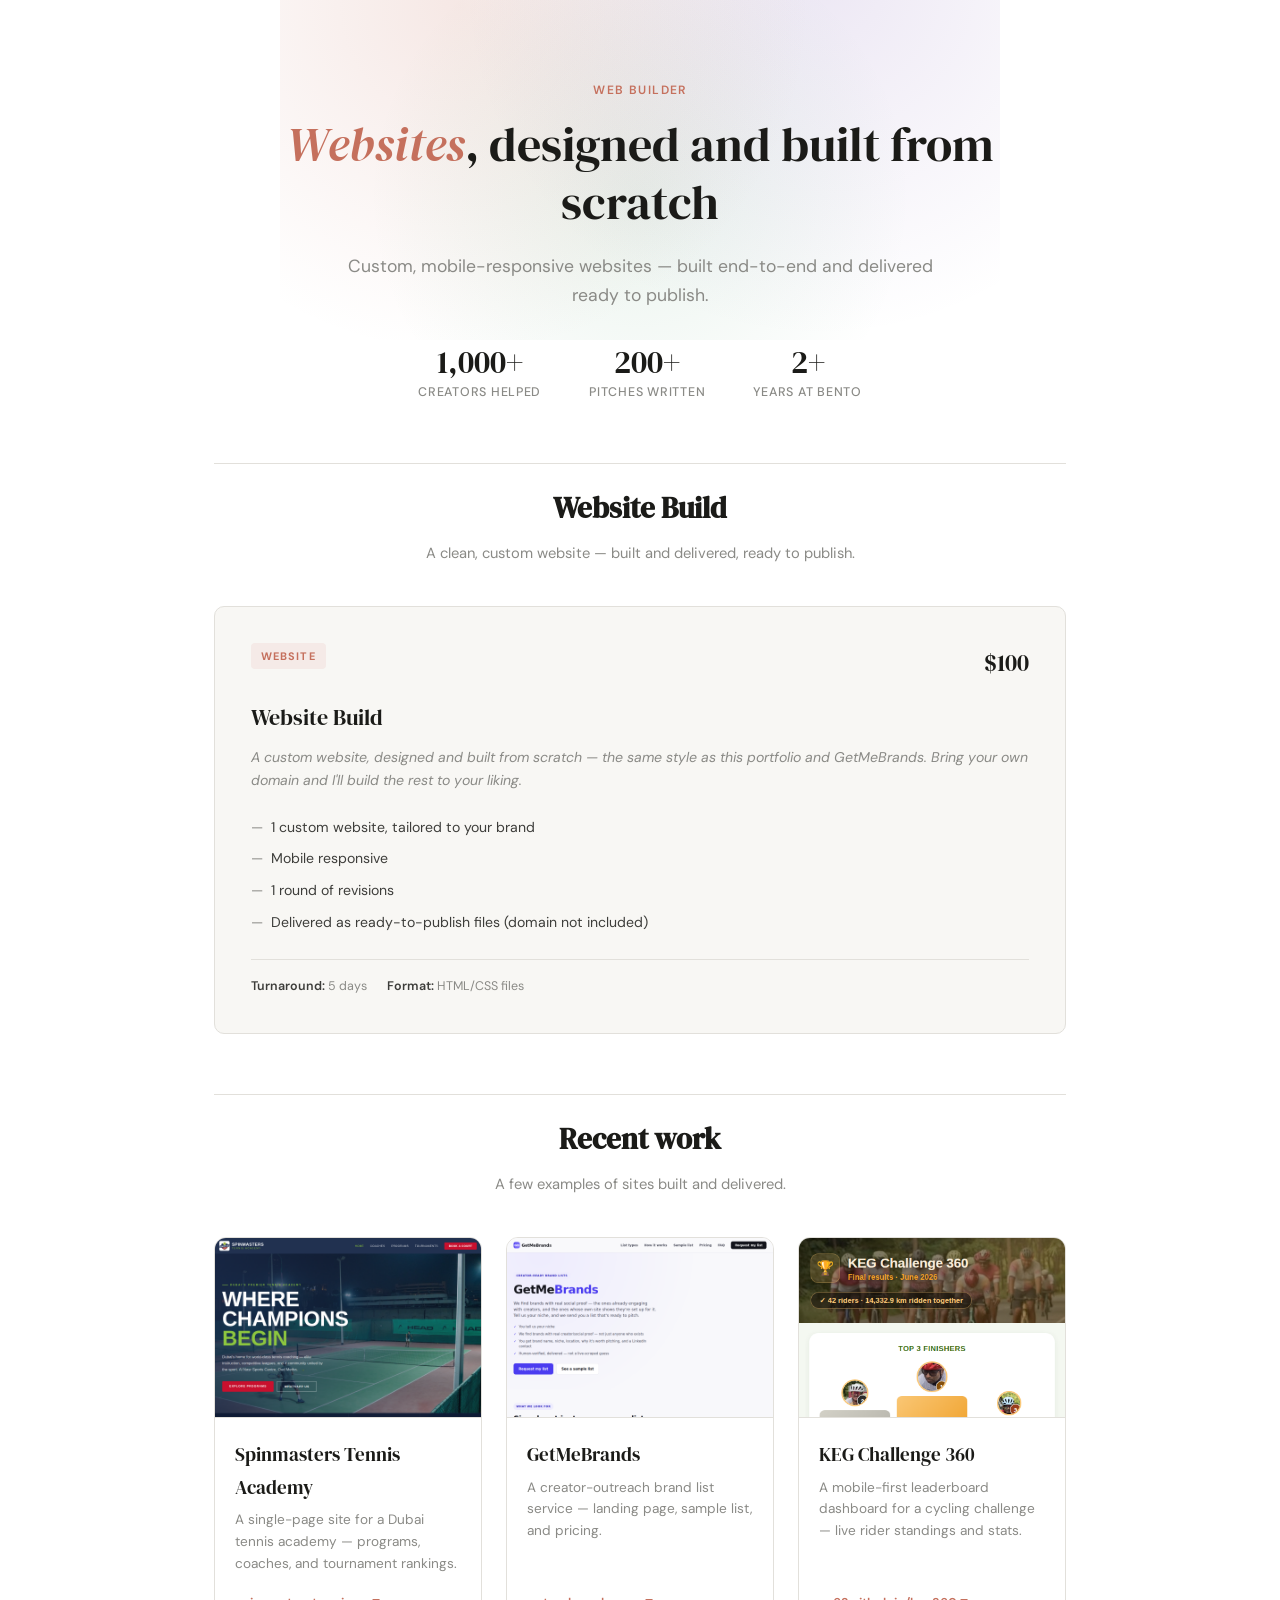
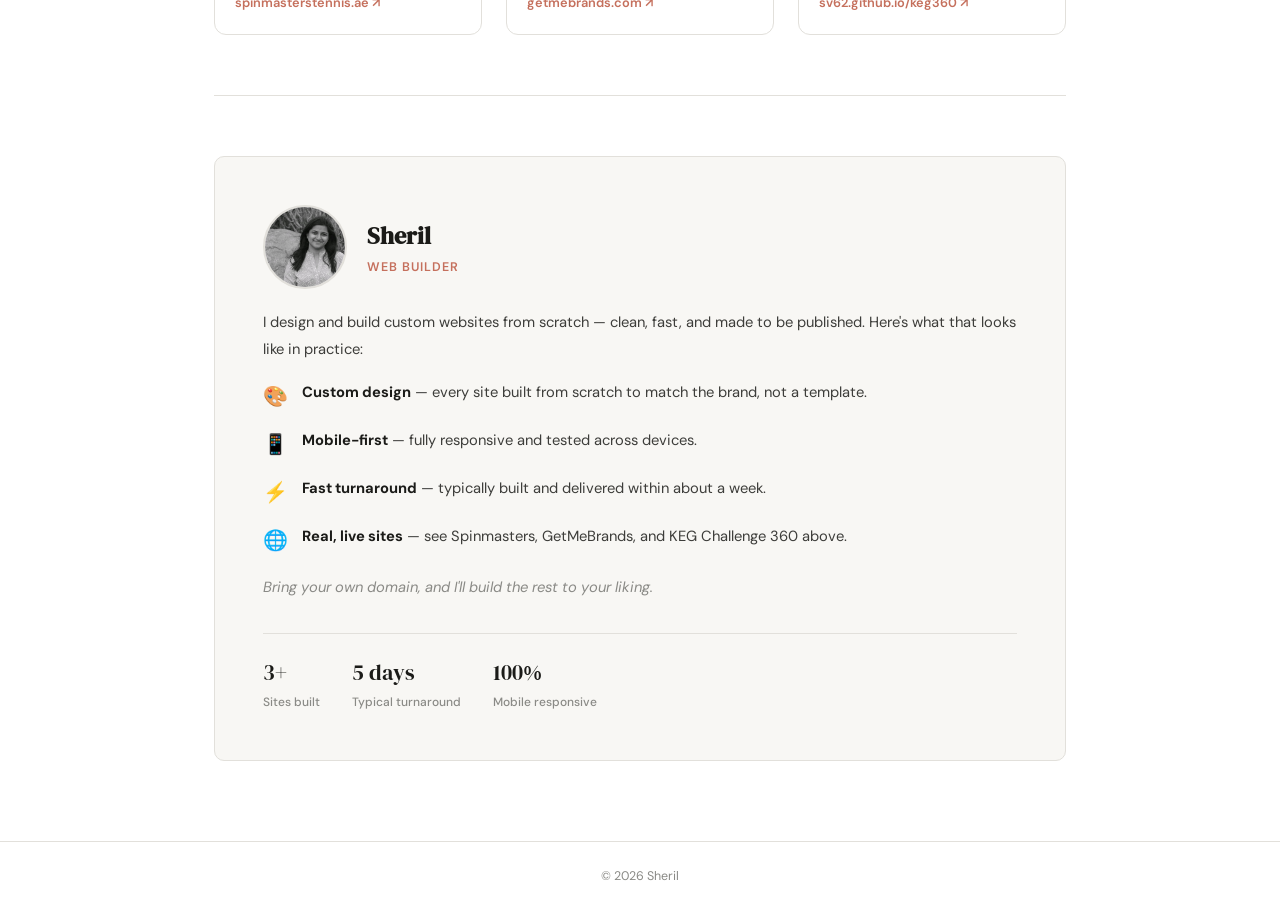
<file: portfolio.html>
<!DOCTYPE html>
<html lang="en">
<head>
<meta charset="UTF-8">
<meta name="viewport" content="width=device-width, initial-scale=1.0">
<title>Sheril — Web Builder</title>
<meta name="robots" content="noindex, nofollow">
<link rel="preconnect" href="https://fonts.googleapis.com">
<link href="https://fonts.googleapis.com/css2?family=DM+Sans:ital,wght@0,400;0,500;0,600;0,700;1,400&family=DM+Serif+Display&display=swap" rel="stylesheet">
<style>
  * { margin: 0; padding: 0; box-sizing: border-box; }

  :root {
    --ink: #1B1B18;
    --body: #3D3D3A;
    --muted: #8A8A86;
    --border: #E2E0DB;
    --surface: #F8F7F4;
    --white: #FFFFFF;
    --accent: #C5705D;
    --accent-light: #F5EAE7;
    --pro: #D9730D;
    --pro-light: #FEF3E5;
    --premium: #6940A5;
    --premium-light: #F0EBF5;
    --green: #2D8A4E;
    --green-light: #E6F4EC;
  }

  body {
    font-family: 'DM Sans', sans-serif;
    background: var(--white);
    color: var(--body);
    line-height: 1.7;
    -webkit-font-smoothing: antialiased;
  }

  /* ─── HERO ─── */
  .hero {
    position: relative;
    max-width: 900px;
    margin: 0 auto;
    padding: 80px 24px 60px;
    text-align: center;
    overflow: hidden;
  }

  .hero::before {
    content: '';
    position: absolute;
    top: -140px;
    left: 50%;
    width: 720px;
    height: 480px;
    transform: translateX(-50%);
    background:
      radial-gradient(circle at 25% 30%, rgba(197, 112, 93, 0.16), transparent 55%),
      radial-gradient(circle at 75% 25%, rgba(105, 64, 165, 0.12), transparent 55%),
      radial-gradient(circle at 50% 70%, rgba(45, 138, 78, 0.1), transparent 55%);
    z-index: -1;
    pointer-events: none;
  }

  .hero-eyebrow {
    font-size: 0.75rem;
    font-weight: 600;
    letter-spacing: 0.12em;
    text-transform: uppercase;
    color: var(--accent);
    margin-bottom: 16px;
  }

  .hero h1 {
    font-family: 'DM Serif Display', serif;
    font-size: 3rem;
    font-weight: 400;
    color: var(--ink);
    line-height: 1.2;
    margin-bottom: 20px;
  }

  .hero h1 em {
    font-style: italic;
    color: var(--accent);
  }

  .hero-sub {
    font-size: 1.1rem;
    color: var(--muted);
    max-width: 600px;
    margin: 0 auto 32px;
    line-height: 1.7;
  }

  .hero-stats {
    display: flex;
    justify-content: center;
    gap: 48px;
    flex-wrap: wrap;
  }

  .stat {
    text-align: center;
  }

  .stat-number {
    font-family: 'DM Serif Display', serif;
    font-size: 2rem;
    color: var(--ink);
    line-height: 1.2;
  }

  .stat-label {
    font-size: 0.78rem;
    color: var(--muted);
    font-weight: 500;
    text-transform: uppercase;
    letter-spacing: 0.06em;
  }

  /* ─── DIVIDER ─── */
  .section-divider {
    max-width: 900px;
    margin: 0 auto;
    padding: 0 24px;
  }

  .section-divider hr {
    border: none;
    border-top: 1px solid var(--border);
  }

  /* ─── MARKETPLACE CTA ─── */
  .marketplace-cta {
    max-width: 900px;
    margin: 0 auto;
    padding: 48px 24px 0;
    text-align: center;
  }

  .marketplace-cta p {
    font-size: 0.95rem;
    color: var(--body);
    margin-bottom: 16px;
  }

  .marketplace-cta a {
    display: inline-block;
    background: var(--accent);
    color: var(--white);
    font-weight: 600;
    font-size: 0.9rem;
    padding: 12px 24px;
    border-radius: 8px;
    text-decoration: none;
    box-shadow: 0 4px 14px rgba(197, 112, 93, 0.35);
    transition: transform 0.2s ease, box-shadow 0.2s ease;
  }

  .marketplace-cta a:hover {
    transform: translateY(-2px) scale(1.03);
    box-shadow: 0 8px 22px rgba(197, 112, 93, 0.45);
  }

  /* ─── BRAND LISTS ─── */
  .featured-section {
    max-width: 900px;
    margin: 0 auto;
    padding: 60px 24px;
  }

  .featured-grid {
    display: grid;
    grid-template-columns: 1fr 1fr;
    gap: 24px;
  }

  .featured-card-compact {
    background: var(--white);
    border: 1px solid var(--border);
    border-radius: 12px;
    padding: 36px;
    display: flex;
    flex-direction: column;
    transition: transform 0.25s ease, box-shadow 0.25s ease;
  }

  .featured-card-compact:hover {
    transform: translateY(-4px);
    box-shadow: 0 14px 32px rgba(27, 27, 24, 0.08);
  }

  .featured-card-compact.highlight {
    background: var(--green-light);
    border: 2px solid var(--green);
  }

  .featured-card-compact .featured-badge-sm {
    display: inline-block;
    font-size: 0.65rem;
    font-weight: 700;
    letter-spacing: 0.1em;
    text-transform: uppercase;
    padding: 4px 10px;
    border-radius: 20px;
    margin-bottom: 16px;
    width: fit-content;
  }

  .badge-green {
    background: var(--green);
    color: var(--white);
  }

  .badge-purple {
    background: var(--premium);
    color: var(--white);
  }

  .featured-card-compact h3 {
    font-family: 'DM Serif Display', serif;
    font-size: 1.4rem;
    color: var(--ink);
    margin-bottom: 6px;
    font-weight: 400;
  }

  .featured-card-compact .featured-price {
    font-family: 'DM Serif Display', serif;
    font-size: 1.4rem;
    color: var(--green);
    margin-bottom: 16px;
  }

  .featured-card-compact .featured-price.purple {
    color: var(--premium);
  }

  .featured-card-compact .featured-description {
    font-size: 0.88rem;
    color: var(--body);
    line-height: 1.7;
    margin-bottom: 20px;
  }

  .featured-card-compact .featured-list {
    list-style: none;
    padding: 0;
    margin-bottom: 4px;
  }

  .featured-card-compact .featured-list li {
    font-size: 0.88rem;
    color: var(--body);
    padding: 5px 0;
    display: flex;
    align-items: flex-start;
    gap: 8px;
    line-height: 1.6;
  }

  .featured-card-compact .featured-list li::before {
    content: '✓';
    color: var(--green);
    font-weight: 700;
    flex-shrink: 0;
  }

  .featured-card-compact[style*="premium"] .featured-list li::before {
    color: var(--premium);
  }

  .featured-card-compact .marketplace-link {
    display: block;
    margin-top: auto;
    padding-top: 20px;
    text-align: center;
  }

  .featured-card-compact .marketplace-link a {
    display: inline-block;
    width: 100%;
    background: var(--green);
    color: var(--white);
    font-weight: 600;
    font-size: 0.85rem;
    padding: 10px 18px;
    border-radius: 8px;
    text-decoration: none;
    box-sizing: border-box;
    text-align: center;
    transition: transform 0.2s ease, box-shadow 0.2s ease;
  }

  .featured-card-compact[style*="premium"] .marketplace-link a {
    background: var(--premium);
  }

  .featured-card-compact .marketplace-link a:hover {
    transform: translateY(-2px) scale(1.02);
    box-shadow: 0 8px 20px rgba(45, 138, 78, 0.35);
  }

  .featured-card-compact[style*="premium"] .marketplace-link a:hover {
    box-shadow: 0 8px 20px rgba(105, 64, 165, 0.35);
  }

  /* ─── SAMPLE LIST TOGGLE ─── */
  .sample-toggle {
    margin-top: 18px;
    padding-top: 16px;
    border-top: 1px solid var(--border);
  }

  .sample-toggle summary {
    cursor: pointer;
    font-size: 0.85rem;
    font-weight: 600;
    color: var(--accent);
    list-style: none;
    display: flex;
    align-items: center;
    gap: 6px;
  }

  .sample-toggle summary::-webkit-details-marker {
    display: none;
  }

  .sample-toggle summary::before {
    content: '▸';
    font-size: 0.7rem;
    transition: transform 0.15s;
  }

  .sample-toggle[open] summary::before {
    transform: rotate(90deg);
  }

  .sample-mini-table-wrap {
    margin-top: 14px;
    overflow-x: auto;
    border: 1px solid var(--border);
    border-radius: 8px;
    background: var(--white);
  }

  .sample-mini-table {
    width: 100%;
    border-collapse: collapse;
    font-size: 0.76rem;
    min-width: 620px;
  }

  .sample-mini-table th,
  .sample-mini-table td {
    padding: 8px 10px;
    border-bottom: 1px solid var(--border);
    text-align: left;
    vertical-align: top;
  }

  .sample-mini-table th {
    background: var(--surface);
    font-weight: 700;
    font-size: 0.68rem;
    text-transform: uppercase;
    letter-spacing: 0.04em;
    color: var(--muted);
  }

  .sample-mini-table tr:last-child td {
    border-bottom: none;
  }

  .sample-mini-note {
    font-size: 0.72rem;
    color: var(--muted);
    font-style: italic;
    margin-top: 8px;
  }

  @media (max-width: 700px) {
    .featured-grid {
      grid-template-columns: 1fr;
    }
  }

  /* ─── SERVICES GRID ─── */
  .services-section {
    max-width: 900px;
    margin: 0 auto;
    padding: 20px 24px 60px;
  }

  .services-section-header {
    text-align: center;
    margin-bottom: 40px;
  }

  .services-section-header h2 {
    font-family: 'DM Serif Display', serif;
    font-size: 1.8rem;
    color: var(--ink);
    margin-bottom: 8px;
  }

  .services-section-header p {
    font-size: 0.92rem;
    color: var(--muted);
  }

  .services-grid {
    display: grid;
    grid-template-columns: 1fr;
    gap: 24px;
  }

  .service-card {
    background: var(--surface);
    border: 1px solid var(--border);
    border-radius: 10px;
    padding: 36px;
    position: relative;
    transition: border-color 0.25s ease, transform 0.25s ease, box-shadow 0.25s ease;
  }

  .service-card:hover {
    border-color: var(--accent);
    transform: translateY(-4px);
    box-shadow: 0 14px 32px rgba(27, 27, 24, 0.08);
  }

  .card-header {
    display: flex;
    justify-content: space-between;
    align-items: flex-start;
    flex-wrap: wrap;
    gap: 12px;
    margin-bottom: 16px;
  }

  .card-tier {
    font-size: 0.68rem;
    font-weight: 700;
    letter-spacing: 0.1em;
    text-transform: uppercase;
    padding: 4px 10px;
    border-radius: 4px;
  }

  .tier-standard { background: var(--accent-light); color: var(--accent); }
  .tier-pro { background: var(--pro-light); color: var(--pro); }
  .tier-premium { background: var(--premium-light); color: var(--premium); }

  .card-price {
    font-family: 'DM Serif Display', serif;
    font-size: 1.5rem;
    color: var(--ink);
  }

  .service-card h3 {
    font-family: 'DM Serif Display', serif;
    font-size: 1.35rem;
    color: var(--ink);
    margin-bottom: 10px;
    font-weight: 400;
  }

  .card-tagline {
    font-size: 0.88rem;
    color: var(--muted);
    margin-bottom: 20px;
    font-style: italic;
    line-height: 1.6;
  }

  .card-deliverables {
    list-style: none;
    padding: 0;
  }

  .card-deliverables li {
    font-size: 0.88rem;
    color: var(--body);
    padding: 5px 0;
    display: flex;
    align-items: flex-start;
    gap: 8px;
    line-height: 1.55;
  }

  .card-deliverables li::before {
    content: '—';
    color: var(--muted);
    flex-shrink: 0;
  }

  .card-meta {
    display: flex;
    gap: 20px;
    margin-top: 20px;
    padding-top: 16px;
    border-top: 1px solid var(--border);
    flex-wrap: wrap;
  }

  .card-meta-item {
    font-size: 0.78rem;
    color: var(--muted);
  }

  .card-meta-item strong {
    color: var(--body);
    font-weight: 600;
  }

  /* ─── RECENT WORK ─── */
  .work-grid {
    display: grid;
    grid-template-columns: repeat(3, 1fr);
    gap: 24px;
  }

  .work-card {
    display: flex;
    flex-direction: column;
    border: 1px solid var(--border);
    border-radius: 12px;
    overflow: hidden;
    text-decoration: none;
    color: inherit;
    background: var(--white);
    transition: box-shadow 0.25s ease, transform 0.25s ease, border-color 0.25s ease;
  }

  .work-card:hover {
    box-shadow: 0 14px 32px rgba(197, 112, 93, 0.18);
    transform: translateY(-6px);
    border-color: var(--accent);
  }

  .work-card img {
    width: 100%;
    height: 180px;
    flex-shrink: 0;
    object-fit: cover;
    object-position: top;
    display: block;
    border-bottom: 1px solid var(--border);
    transition: transform 0.4s ease;
  }

  .work-card:hover img {
    transform: scale(1.08);
  }

  .work-card-body {
    padding: 20px;
    display: flex;
    flex-direction: column;
    flex: 1;
  }

  .work-card-body h3 {
    font-family: 'DM Serif Display', serif;
    font-size: 1.2rem;
    color: var(--ink);
    margin-bottom: 6px;
    font-weight: 400;
  }

  .work-card-body p {
    font-size: 0.85rem;
    color: var(--muted);
    line-height: 1.6;
    margin-bottom: 10px;
  }

  .work-card-link {
    font-size: 0.8rem;
    font-weight: 600;
    color: var(--accent);
    margin-top: auto;
    padding-top: 8px;
  }

  @media (max-width: 860px) {
    .work-grid {
      grid-template-columns: 1fr 1fr;
    }
  }

  @media (max-width: 700px) {
    .work-grid {
      grid-template-columns: 1fr;
    }
  }

  /* ─── ABOUT ─── */
  .about-section {
    max-width: 900px;
    margin: 0 auto;
    padding: 60px 24px 80px;
  }

  .about-card {
    background: var(--surface);
    border: 1px solid var(--border);
    border-radius: 10px;
    padding: 48px;
    display: grid;
    grid-template-columns: 1fr;
    gap: 24px;
  }

  .about-header {
    display: flex;
    align-items: center;
    gap: 20px;
    margin-bottom: 20px;
  }

  .about-photo {
    width: 84px;
    height: 84px;
    border-radius: 50%;
    object-fit: cover;
    border: 2px solid var(--border);
    flex-shrink: 0;
  }

  .about-name {
    font-family: 'DM Serif Display', serif;
    font-size: 1.5rem;
    color: var(--ink);
    margin-bottom: 4px;
  }

  .about-header .about-name,
  .about-header .about-role {
    margin-bottom: 0;
  }

  .about-role {
    font-size: 0.78rem;
    font-weight: 600;
    text-transform: uppercase;
    letter-spacing: 0.08em;
    color: var(--accent);
    margin-bottom: 16px;
  }

  .about-text {
    font-size: 0.92rem;
    color: var(--body);
    line-height: 1.8;
  }

  .about-text.closing-line {
    font-style: italic;
    color: var(--muted);
    margin-top: 4px;
  }

  .about-highlights {
    margin: 18px 0;
    display: flex;
    flex-direction: column;
    gap: 16px;
  }

  .about-highlights > div {
    display: flex;
    align-items: flex-start;
    gap: 14px;
  }

  .highlight-emoji {
    font-size: 1.25rem;
    line-height: 1.6;
    flex-shrink: 0;
  }

  .about-highlights > div > div {
    font-size: 0.92rem;
    color: var(--body);
    line-height: 1.7;
  }

  .about-highlights strong {
    color: var(--ink);
  }

  .about-creds {
    display: flex;
    gap: 32px;
    flex-wrap: wrap;
    margin-top: 8px;
    padding-top: 20px;
    border-top: 1px solid var(--border);
  }

  .cred {
    display: flex;
    flex-direction: column;
  }

  .cred-number {
    font-family: 'DM Serif Display', serif;
    font-size: 1.4rem;
    color: var(--ink);
  }

  .cred-label {
    font-size: 0.75rem;
    color: var(--muted);
    font-weight: 500;
  }

  /* ─── FOOTER ─── */
  .footer {
    text-align: center;
    padding: 24px;
    font-size: 0.78rem;
    color: var(--muted);
    border-top: 1px solid var(--border);
  }

  .footer a {
    color: var(--accent);
    text-decoration: none;
  }

  /* ─── RESPONSIVE ─── */
  @media (max-width: 640px) {
    .hero { padding: 48px 20px 40px; }
    .hero h1 { font-size: 2.2rem; }
    .hero-stats { gap: 28px; }
    .service-card { padding: 24px; }
    .about-card { padding: 28px; }
    .about-creds { gap: 20px; }
  }

  /* ─── SCROLL REVEAL ─── */
  @media (prefers-reduced-motion: no-preference) {
    .reveal {
      opacity: 0;
      transform: translateY(24px);
      transition: opacity 0.6s ease, transform 0.6s ease;
    }
    .reveal.is-visible {
      opacity: 1;
      transform: translateY(0);
    }
  }
</style>
</head>
<body>

<!-- HERO -->
<section class="hero">
  <p class="hero-eyebrow">Web Builder</p>
  <h1><em>Websites</em>, designed and built from scratch</h1>
  <p class="hero-sub">Custom, mobile-responsive websites — built end-to-end and delivered ready to publish.</p>
  <div class="hero-stats">
    <div class="stat">
      <div class="stat-number">1,000+</div>
      <div class="stat-label">Creators helped</div>
    </div>
    <div class="stat">
      <div class="stat-number">200+</div>
      <div class="stat-label">Pitches written</div>
    </div>
    <div class="stat">
      <div class="stat-number">2+</div>
      <div class="stat-label">Years at Bento</div>
    </div>
  </div>
</section>

<!--
<div class="marketplace-cta">
  <p>All services are available exclusively through Bento Marketplace.</p>
  <a href="https://www.onbento.com/marketplace" target="_blank" rel="noopener">View &amp; purchase on Bento Marketplace ↗</a>
</div>
-->

<div class="section-divider"><hr></div>

<!-- WEBSITE BUILD -->
<section class="services-section reveal">
  <div class="services-section-header">
    <h2>Website Build</h2>
    <p>A clean, custom website — built and delivered, ready to publish.</p>
  </div>

  <div class="services-grid">
    <div class="service-card">
      <div class="card-header">
        <span class="card-tier tier-standard">Website</span>
        <span class="card-price">$100</span>
      </div>
      <h3>Website Build</h3>
      <p class="card-tagline">A custom website, designed and built from scratch — the same style as this portfolio and GetMeBrands. Bring your own domain and I'll build the rest to your liking.</p>
      <ul class="card-deliverables">
        <li>1 custom website, tailored to your brand</li>
        <li>Mobile responsive</li>
        <li>1 round of revisions</li>
        <li>Delivered as ready-to-publish files (domain not included)</li>
      </ul>
      <div class="card-meta">
        <span class="card-meta-item"><strong>Turnaround:</strong> 5 days</span>
        <span class="card-meta-item"><strong>Format:</strong> HTML/CSS files</span>
      </div>
    </div>
  </div>
</section>

<div class="section-divider"><hr></div>

<!-- RECENT WORK -->
<section class="services-section reveal">
  <div class="services-section-header">
    <h2>Recent work</h2>
    <p>A few examples of sites built and delivered.</p>
  </div>
  <div class="work-grid">
    <a class="work-card" href="https://spinmasterstennis.ae" target="_blank" rel="noopener">
      <img src="assets/img/work-spinmasters.png" alt="Spinmasters Tennis Academy website">
      <div class="work-card-body">
        <h3>Spinmasters Tennis Academy</h3>
        <p>A single-page site for a Dubai tennis academy — programs, coaches, and tournament rankings.</p>
        <span class="work-card-link">spinmasterstennis.ae ↗</span>
      </div>
    </a>
    <a class="work-card" href="https://getmebrands.com" target="_blank" rel="noopener">
      <img src="assets/img/work-getmebrands.png" alt="GetMeBrands website">
      <div class="work-card-body">
        <h3>GetMeBrands</h3>
        <p>A creator-outreach brand list service — landing page, sample list, and pricing.</p>
        <span class="work-card-link">getmebrands.com ↗</span>
      </div>
    </a>
    <a class="work-card" href="https://sv62.github.io/keg360/" target="_blank" rel="noopener">
      <img src="assets/img/work-keg360.png" alt="KEG Challenge 360 dashboard">
      <div class="work-card-body">
        <h3>KEG Challenge 360</h3>
        <p>A mobile-first leaderboard dashboard for a cycling challenge — live rider standings and stats.</p>
        <span class="work-card-link">sv62.github.io/keg360 ↗</span>
      </div>
    </a>
  </div>
</section>

<!--
<div class="section-divider"><hr></div>

BRAND LISTS
<section class="featured-section reveal">
  <div class="services-section-header" style="margin-bottom: 32px;">
    <h2>Brand lists</h2>
    <p>Fresh brands with real creator/social proof — purchasable only through Bento Marketplace.</p>
  </div>

  <div class="featured-grid">

    $30
    <div class="featured-card-compact highlight">
      <span class="featured-badge-sm badge-green">Starter</span>
      <h3>Brand List</h3>
      <div class="featured-price">$30</div>
      <p class="featured-description">100 brands in your niche with real social proof and creator engagement — brand name, website, niche, and why each one is worth pitching.</p>
      <ul class="featured-list">
        <li>100 brands matched to your niche</li>
        <li>Brand name, website, niche, and pitch rationale</li>
      </ul>
      <details class="sample-toggle">
        <summary>See a sample list</summary>
        <div class="sample-mini-table-wrap">
          <table class="sample-mini-table">
            <thead>
              <tr><th>Brand</th><th>Website</th><th>Niche</th><th>Why pitch</th></tr>
            </thead>
            <tbody>
              <tr>
                <td>Lumen Skin Co.</td>
                <td>lumenskin.co</td>
                <td>Beauty</td>
                <td>Active UGC/ambassador program — regularly reposts creator content.</td>
              </tr>
              <tr>
                <td>Basecamp Outerwear</td>
                <td>basecampouterwear.com</td>
                <td>Fashion</td>
                <td>Dedicated Ambassadors page with an open application form.</td>
              </tr>
              <tr>
                <td>Loyal Trail Pet Co.</td>
                <td>loyaltrailpet.com</td>
                <td>Pet Care</td>
                <td>Recently launched a creator program; still building its roster.</td>
              </tr>
            </tbody>
          </table>
        </div>
        <p class="sample-mini-note">Placeholder brands for illustration.</p>
      </details>
      <div class="marketplace-link">
        <a href="https://www.onbento.com/marketplace" target="_blank" rel="noopener">View on Bento Marketplace ↗</a>
      </div>
    </div>

    $150
    <div class="featured-card-compact" style="background: var(--premium-light); border: 2px solid var(--premium);">
      <span class="featured-badge-sm badge-purple">Pro</span>
      <h3>Brand List Pro</h3>
      <div class="featured-price purple">$150</div>
      <p class="featured-description">300 brands with real creator/social proof — plus a live ad link, how long it's been running, and the LinkedIn contact for each brand so you can follow up directly with the right person.</p>
      <ul class="featured-list" style="--check-color: var(--premium);">
        <li>300 brands matched to your niche</li>
        <li>Live ad link for each brand, and how long it's been running</li>
        <li>LinkedIn contact included for each brand — follow up directly with decision-makers</li>
        <li>Brand name, website, niche, and pitch rationale</li>
      </ul>
      <details class="sample-toggle">
        <summary>See a sample list</summary>
        <div class="sample-mini-table-wrap">
          <table class="sample-mini-table">
            <thead>
              <tr><th>Brand</th><th>Website</th><th>LinkedIn contact</th><th>Ad link</th><th>Ad running for</th><th>Niche</th><th>Why pitch</th></tr>
            </thead>
            <tbody>
              <tr>
                <td>Ironclad Supplements</td>
                <td>ironcladsupp.com</td>
                <td>Marcus T. — Influencer Marketing</td>
                <td>View ad ↗</td>
                <td>5+ weeks</td>
                <td>Fitness</td>
                <td>Proven ad performance and an active affiliate program — real budget, real momentum.</td>
              </tr>
              <tr>
                <td>Hearth &amp; Hollow</td>
                <td>hearthandhollow.com</td>
                <td>Fiona W. — Founder</td>
                <td>View ad ↗</td>
                <td>2 weeks</td>
                <td>Home &amp; Living</td>
                <td>Early-stage creator program with a fresh ad test — good timing before they scale.</td>
              </tr>
              <tr>
                <td>Basecamp Outerwear</td>
                <td>basecampouterwear.com</td>
                <td>Greg S. — Brand Marketing</td>
                <td>View ad ↗</td>
                <td>4+ weeks</td>
                <td>Fashion</td>
                <td>Long-running ad plus an active Ambassadors page — sustained creator investment.</td>
              </tr>
            </tbody>
          </table>
        </div>
        <p class="sample-mini-note">Placeholder brands for illustration.</p>
      </details>
      <div class="marketplace-link">
        <a href="https://www.onbento.com/marketplace" target="_blank" rel="noopener">View on Bento Marketplace ↗</a>
      </div>
    </div>

  </div>
</section>

<div class="section-divider"><hr></div>

OTHER SERVICES
<section class="services-section reveal">
  <div class="services-section-header">
    <h2>Playbook</h2>
    <p>Go deeper with personalized strategy, templates, and hands-on support — purchasable only through Bento Marketplace.</p>
  </div>

  <div class="services-grid">

    $299
    <div class="service-card">
      <div class="card-header">
        <span class="card-tier tier-pro">Playbook</span>
        <span class="card-price">$299</span>
      </div>
      <h3>Brand Pitch Playbook</h3>
      <p class="card-tagline">Stop guessing who to pitch. A personalized outreach strategy — 100 brand prospects, a custom pitch template, a follow-up sequence, and a 30-day action plan — from someone who's helped 1000+ creators land brand deals.</p>
      <ul class="card-deliverables">
        <li>100 brand prospects (Bento-upload ready)</li>
        <li>1 custom pitch template written in your voice</li>
        <li>Follow-up sequence — 3 templates</li>
        <li>5 subject line options</li>
        <li>Personalized outreach strategy guide</li>
        <li>30-day outreach action plan</li>
        <li>1 round of revisions on templates and subject lines</li>
      </ul>
      <div class="card-meta">
        <span class="card-meta-item"><strong>Turnaround:</strong> 7 days</span>
        <span class="card-meta-item"><strong>Format:</strong> PDF + Google Doc</span>
      </div>
    </div>

  </div>
</section>
-->

<div class="section-divider"><hr></div>

<!-- ABOUT -->
<section class="about-section reveal">
  <div class="about-card">
    <div>
      <div class="about-header">
        <img src="assets/img/sheril.jpeg" alt="Sheril" class="about-photo" onerror="this.style.display='none'">
        <div>
          <h3 class="about-name">Sheril</h3>
          <p class="about-role">Web Builder</p>
        </div>
      </div>
      <p class="about-text">I design and build custom websites from scratch — clean, fast, and made to be published. Here's what that looks like in practice:</p>
      <div class="about-highlights">
        <div>
          <span class="highlight-emoji" aria-hidden="true">🎨</span>
          <div><strong>Custom design</strong> — every site built from scratch to match the brand, not a template.</div>
        </div>
        <div>
          <span class="highlight-emoji" aria-hidden="true">📱</span>
          <div><strong>Mobile-first</strong> — fully responsive and tested across devices.</div>
        </div>
        <div>
          <span class="highlight-emoji" aria-hidden="true">⚡</span>
          <div><strong>Fast turnaround</strong> — typically built and delivered within about a week.</div>
        </div>
        <div>
          <span class="highlight-emoji" aria-hidden="true">🌐</span>
          <div><strong>Real, live sites</strong> — see Spinmasters, GetMeBrands, and KEG Challenge 360 above.</div>
        </div>
      </div>
      <p class="about-text closing-line">Bring your own domain, and I'll build the rest to your liking.</p>
    </div>
    <div class="about-creds">
      <div class="cred">
        <span class="cred-number">3+</span>
        <span class="cred-label">Sites built</span>
      </div>
      <div class="cred">
        <span class="cred-number">5 days</span>
        <span class="cred-label">Typical turnaround</span>
      </div>
      <div class="cred">
        <span class="cred-number">100%</span>
        <span class="cred-label">Mobile responsive</span>
      </div>
    </div>
  </div>
</section>

<footer class="footer">
  © 2026 Sheril
</footer>

<script>
(function () {
  if (window.matchMedia('(prefers-reduced-motion: reduce)').matches) return;

  var revealEls = document.querySelectorAll('.reveal');
  if (revealEls.length && 'IntersectionObserver' in window) {
    var revealObserver = new IntersectionObserver(function (entries) {
      entries.forEach(function (entry) {
        if (entry.isIntersecting) {
          entry.target.classList.add('is-visible');
          revealObserver.unobserve(entry.target);
        }
      });
    }, { threshold: 0.15 });
    revealEls.forEach(function (el) { revealObserver.observe(el); });
  }

  var statEls = document.querySelectorAll('.stat-number');
  var statsAnimated = false;
  function animateStats() {
    if (statsAnimated) return;
    statsAnimated = true;
    statEls.forEach(function (el) {
      var text = el.textContent.trim();
      var match = text.match(/^([\d,]+)/);
      if (!match) return;
      var target = parseInt(match[1].replace(/,/g, ''), 10);
      var suffix = text.slice(match[1].length);
      var duration = 900;
      var startTime = null;
      function step(ts) {
        if (!startTime) startTime = ts;
        var progress = Math.min((ts - startTime) / duration, 1);
        var eased = 1 - Math.pow(1 - progress, 3);
        var current = Math.floor(eased * target);
        el.textContent = current.toLocaleString() + suffix;
        if (progress < 1) requestAnimationFrame(step);
        else el.textContent = target.toLocaleString() + suffix;
      }
      requestAnimationFrame(step);
    });
  }

  var heroStats = document.querySelector('.hero-stats');
  if (heroStats && 'IntersectionObserver' in window) {
    var statsObserver = new IntersectionObserver(function (entries) {
      entries.forEach(function (entry) {
        if (entry.isIntersecting) {
          animateStats();
          statsObserver.disconnect();
        }
      });
    }, { threshold: 0.5 });
    statsObserver.observe(heroStats);
  } else {
    animateStats();
  }
})();
</script>
</body>
</html>
</file>
<file: assets/css/style.css>
*{margin:0;padding:0;box-sizing:border-box}
:root{
  --ink:#12131a;
  --ink-soft:#4b4d5c;
  --paper:#f8f8fb;
  --paper-raised:#ffffff;
  --line:#e4e4ec;
  --brand:#4b3cf0;
  --brand-dark:#372dc2;
  --brand-tint:#eeecfe;
  --good:#0f9d58;
  --good-tint:#e6f6ed;
  --warn:#b5560a;
  --warn-tint:#fbeee0;
  --radius:12px;
  --shadow:0 2px 10px rgba(18,19,26,.06);
}
html{scroll-behavior:smooth}
body{font-family:'Inter',system-ui,-apple-system,Segoe UI,Roboto,sans-serif;color:var(--ink);background:var(--paper);line-height:1.5}
a{color:inherit}
img{max-width:100%;display:block}
.wrap{max-width:1180px;margin:0 auto;padding:0 24px}

/* Nav */
header.nav{position:sticky;top:0;z-index:100;background:rgba(248,248,251,.92);backdrop-filter:blur(10px);border-bottom:1px solid var(--line)}
.nav-inner{display:flex;align-items:center;justify-content:space-between;height:64px}
.logo{display:flex;align-items:center;gap:8px;font-weight:800;font-size:18px;letter-spacing:-.3px;text-decoration:none}
.logo .mark{width:28px;height:28px;border-radius:8px;background:linear-gradient(135deg,var(--brand),#8b7bff);display:flex;align-items:center;justify-content:center;color:#fff;font-size:14px;font-weight:800}
.nav-links{display:flex;align-items:center;gap:28px;list-style:none}
.nav-links a{text-decoration:none;font-size:14px;font-weight:600;color:var(--ink-soft)}
.nav-links a:hover{color:var(--ink)}
.nav-cta{background:var(--ink);color:#fff!important;padding:9px 18px;border-radius:8px;font-weight:700!important}

/* Hero */
.hero{padding:88px 0 64px;background:radial-gradient(circle at 15% 0%,var(--brand-tint),transparent 55%)}
.eyebrow{display:inline-block;font-size:12px;font-weight:700;letter-spacing:.08em;text-transform:uppercase;color:var(--brand-dark);background:var(--brand-tint);padding:6px 12px;border-radius:999px;margin-bottom:20px}
.hero h1{font-size:clamp(32px,5vw,52px);font-weight:800;letter-spacing:-1.5px;line-height:1.06;max-width:720px}
.hero h1 .accent{color:var(--brand)}
.hero p.lede{margin-top:20px;font-size:18px;color:var(--ink-soft);max-width:640px}
.hero-bullets{list-style:none;display:flex;flex-direction:column;gap:10px;margin-top:26px;max-width:600px}
.hero-bullets li{position:relative;padding-left:24px;font-size:15px;color:var(--ink-soft)}
.hero-bullets li::before{content:"✓";position:absolute;left:0;top:0;color:var(--brand);font-weight:800}
.hero-actions{display:flex;gap:14px;margin-top:32px;flex-wrap:wrap}
.btn{display:inline-flex;align-items:center;gap:8px;padding:13px 22px;border-radius:9px;font-weight:700;font-size:15px;text-decoration:none;border:1px solid transparent;cursor:pointer}
.btn-primary{background:var(--brand);color:#fff}
.btn-primary:hover{background:var(--brand-dark)}
.btn-ghost{background:#fff;color:var(--ink);border-color:var(--line)}
.btn-ghost:hover{border-color:var(--ink)}

/* List type cards */
.section{padding:64px 0}
.section-head{max-width:640px;margin-bottom:36px}
.section-head .eyebrow{margin-bottom:14px}
.section-head h2{font-size:clamp(24px,3.4vw,34px);font-weight:800;letter-spacing:-.8px}
.section-head p{color:var(--ink-soft);margin-top:10px;font-size:16px}
.card-grid{display:grid;grid-template-columns:repeat(3,1fr);gap:20px}
.list-card{background:var(--paper-raised);border:1px solid var(--line);border-radius:var(--radius);padding:26px;box-shadow:var(--shadow)}
.list-card .icon{width:40px;height:40px;border-radius:10px;background:var(--brand-tint);color:var(--brand-dark);display:flex;align-items:center;justify-content:center;font-size:18px;margin-bottom:16px}
.list-card h3{font-size:18px;font-weight:800;margin-bottom:8px}
.list-card p{font-size:14px;color:var(--ink-soft)}

/* Pricing */
.pricing-grid-2{grid-template-columns:repeat(2,1fr);max-width:820px;margin:0 auto}
.pricing-card{display:flex;flex-direction:column;position:relative}
.pricing-card h3{margin-bottom:2px}
.pricing-card p{margin-bottom:4px}
.pricing-card.featured{border-color:var(--brand);box-shadow:0 4px 20px rgba(75,60,240,.16)}
.popular-badge{position:absolute;top:-12px;right:24px;background:var(--brand);color:#fff;font-size:11px;font-weight:800;padding:5px 12px;border-radius:999px;text-transform:uppercase;letter-spacing:.05em}
.price{font-size:32px;font-weight:800;letter-spacing:-1px;margin:6px 0 14px}
.pricing-features{list-style:none;display:flex;flex-direction:column;gap:8px;margin:16px 0 22px;font-size:13.5px;color:var(--ink-soft)}
.pricing-features li{position:relative;padding-left:20px}
.pricing-features li::before{content:"✓";position:absolute;left:0;color:var(--brand);font-weight:800}
.pricing-card .btn{margin-top:auto;justify-content:center}

/* Sample list */
.sample-table-wrap{overflow-x:auto;border:1px solid var(--line);border-radius:16px;box-shadow:var(--shadow);background:var(--paper-raised)}
.sample-table{width:100%;border-collapse:collapse;font-size:13.5px;min-width:760px}
.sample-table th,.sample-table td{padding:14px 16px;border-bottom:1px solid var(--line);text-align:left;vertical-align:top}
.sample-table th{background:var(--paper);font-weight:700;font-size:12.5px;text-transform:uppercase;letter-spacing:.04em;color:var(--ink-soft)}
.sample-table tr:last-child td{border-bottom:none}
.sample-table td:first-child{font-weight:700}
.sample-note{font-size:13px;color:var(--ink-soft);margin:16px 0 20px}

/* How it works */
.steps{counter-reset:step;display:grid;grid-template-columns:repeat(3,1fr);gap:24px}
.step{position:relative;padding-left:8px}
.step .num{font-size:13px;font-weight:800;color:var(--brand);margin-bottom:10px}
.step h4{font-size:16px;font-weight:800;margin-bottom:6px}
.step p{font-size:14px;color:var(--ink-soft)}

/* FAQ */
.faq-list{display:flex;flex-direction:column;gap:0;max-width:760px}
.faq-item{padding:22px 0;border-bottom:1px solid var(--line)}
.faq-item:first-child{padding-top:0}
.faq-item h3{font-size:16px;font-weight:800;margin-bottom:8px}
.faq-item p{font-size:14.5px;color:var(--ink-soft)}

/* CTA band */
.cta-band{background:var(--ink);color:#fff;border-radius:20px;padding:52px;text-align:center;margin:0 24px}
.cta-band h2{font-size:clamp(22px,3vw,32px);font-weight:800;letter-spacing:-.6px;margin-bottom:12px}
.cta-band p{color:rgba(255,255,255,.7);max-width:520px;margin:0 auto 26px}
.cta-band .btn-primary{background:#fff;color:var(--ink)}
.cta-band .btn-primary:hover{background:#e9e9f2}

footer{padding:48px 0;color:var(--ink-soft);font-size:13px}
footer .foot-inner{display:flex;justify-content:space-between;align-items:center;flex-wrap:wrap;gap:14px;border-top:1px solid var(--line);padding-top:24px}

@media(max-width:900px){
  .card-grid{grid-template-columns:1fr}
  .pricing-grid-2{grid-template-columns:1fr}
  .steps{grid-template-columns:1fr}
  .nav-links{display:none}
}
</file>
